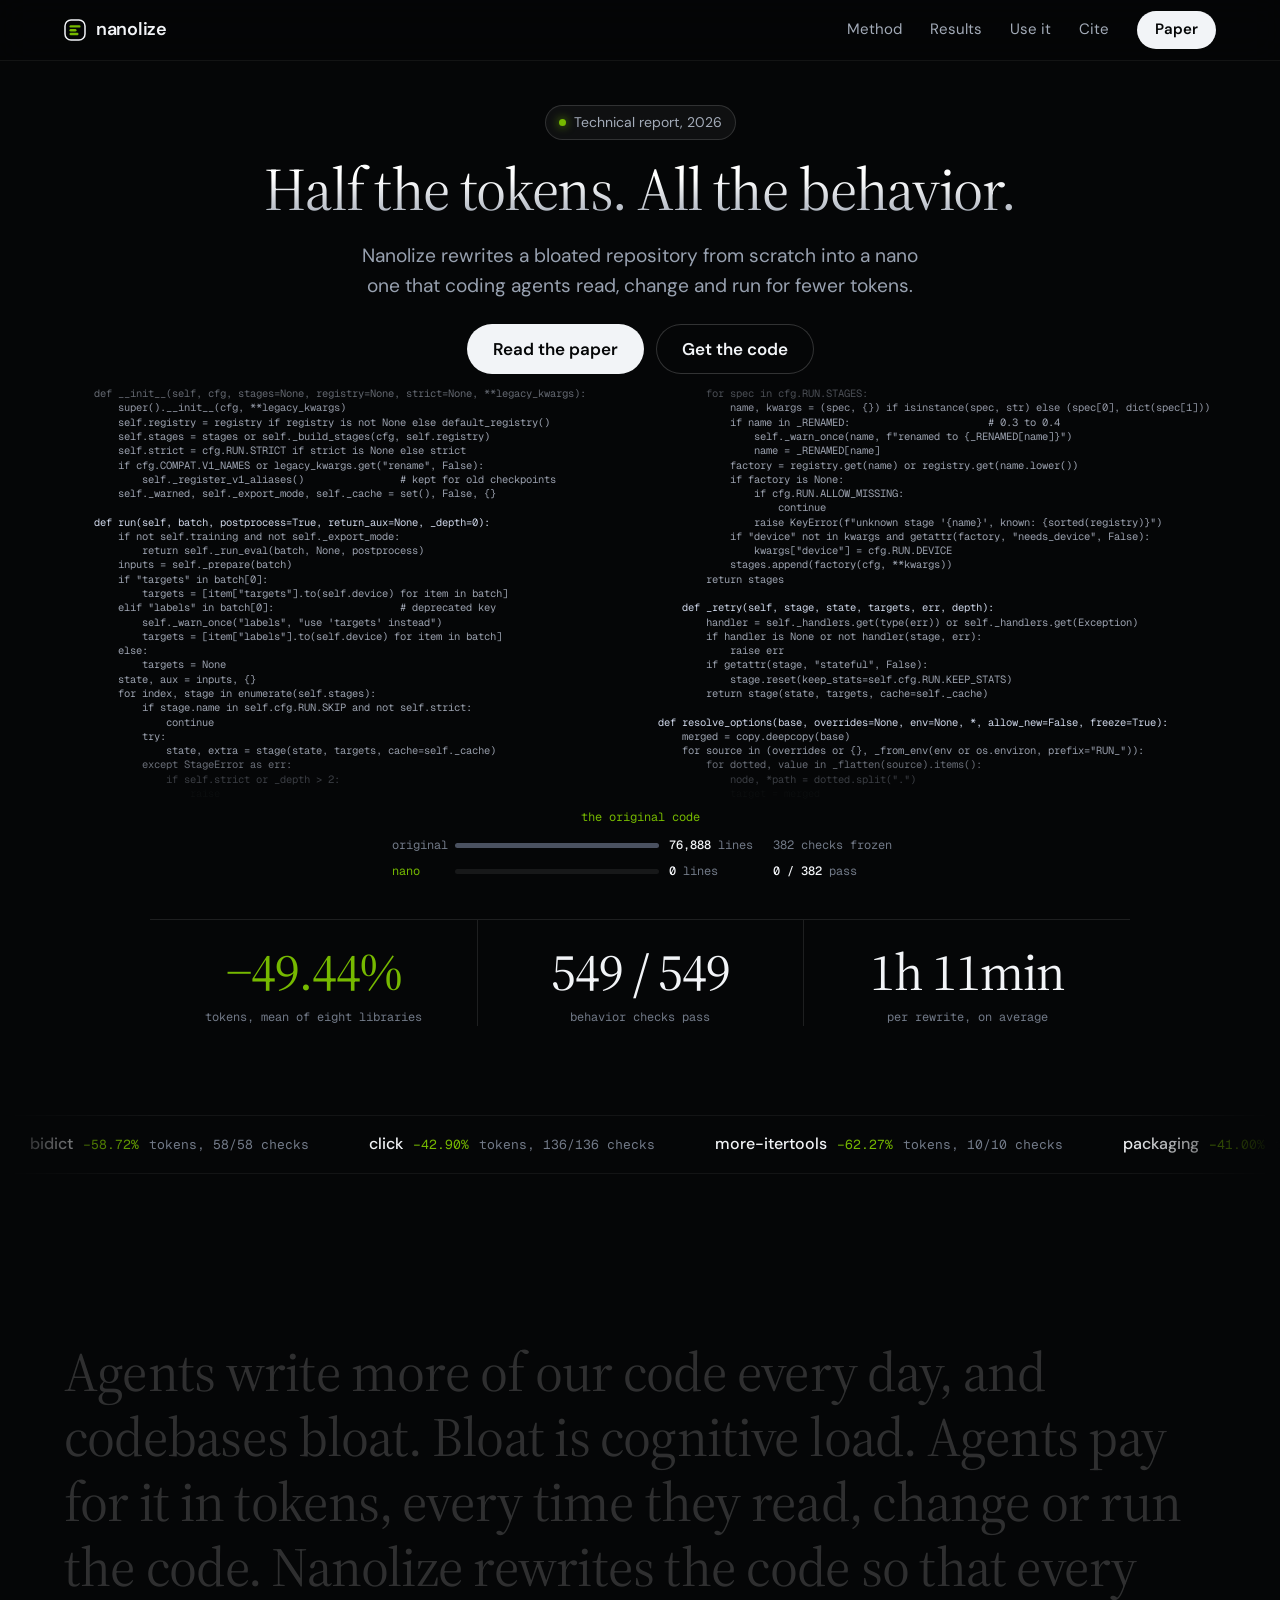
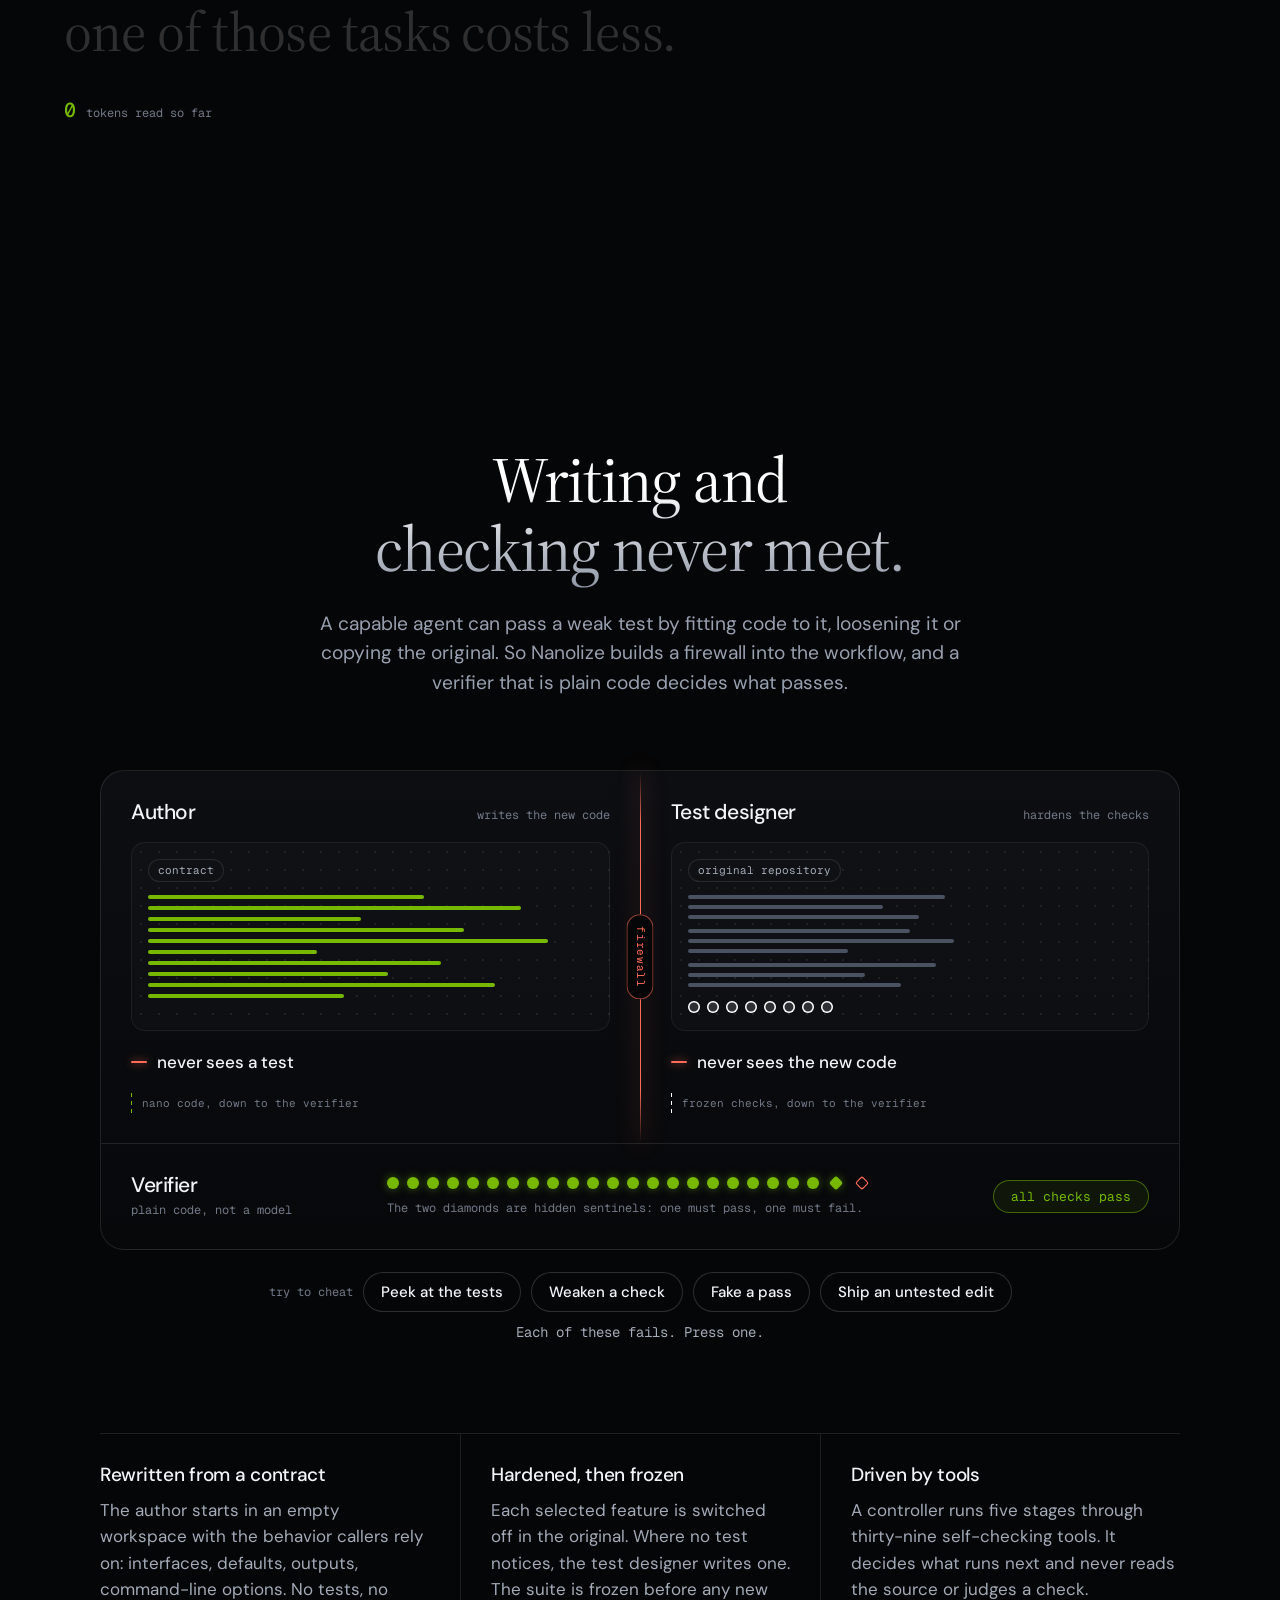
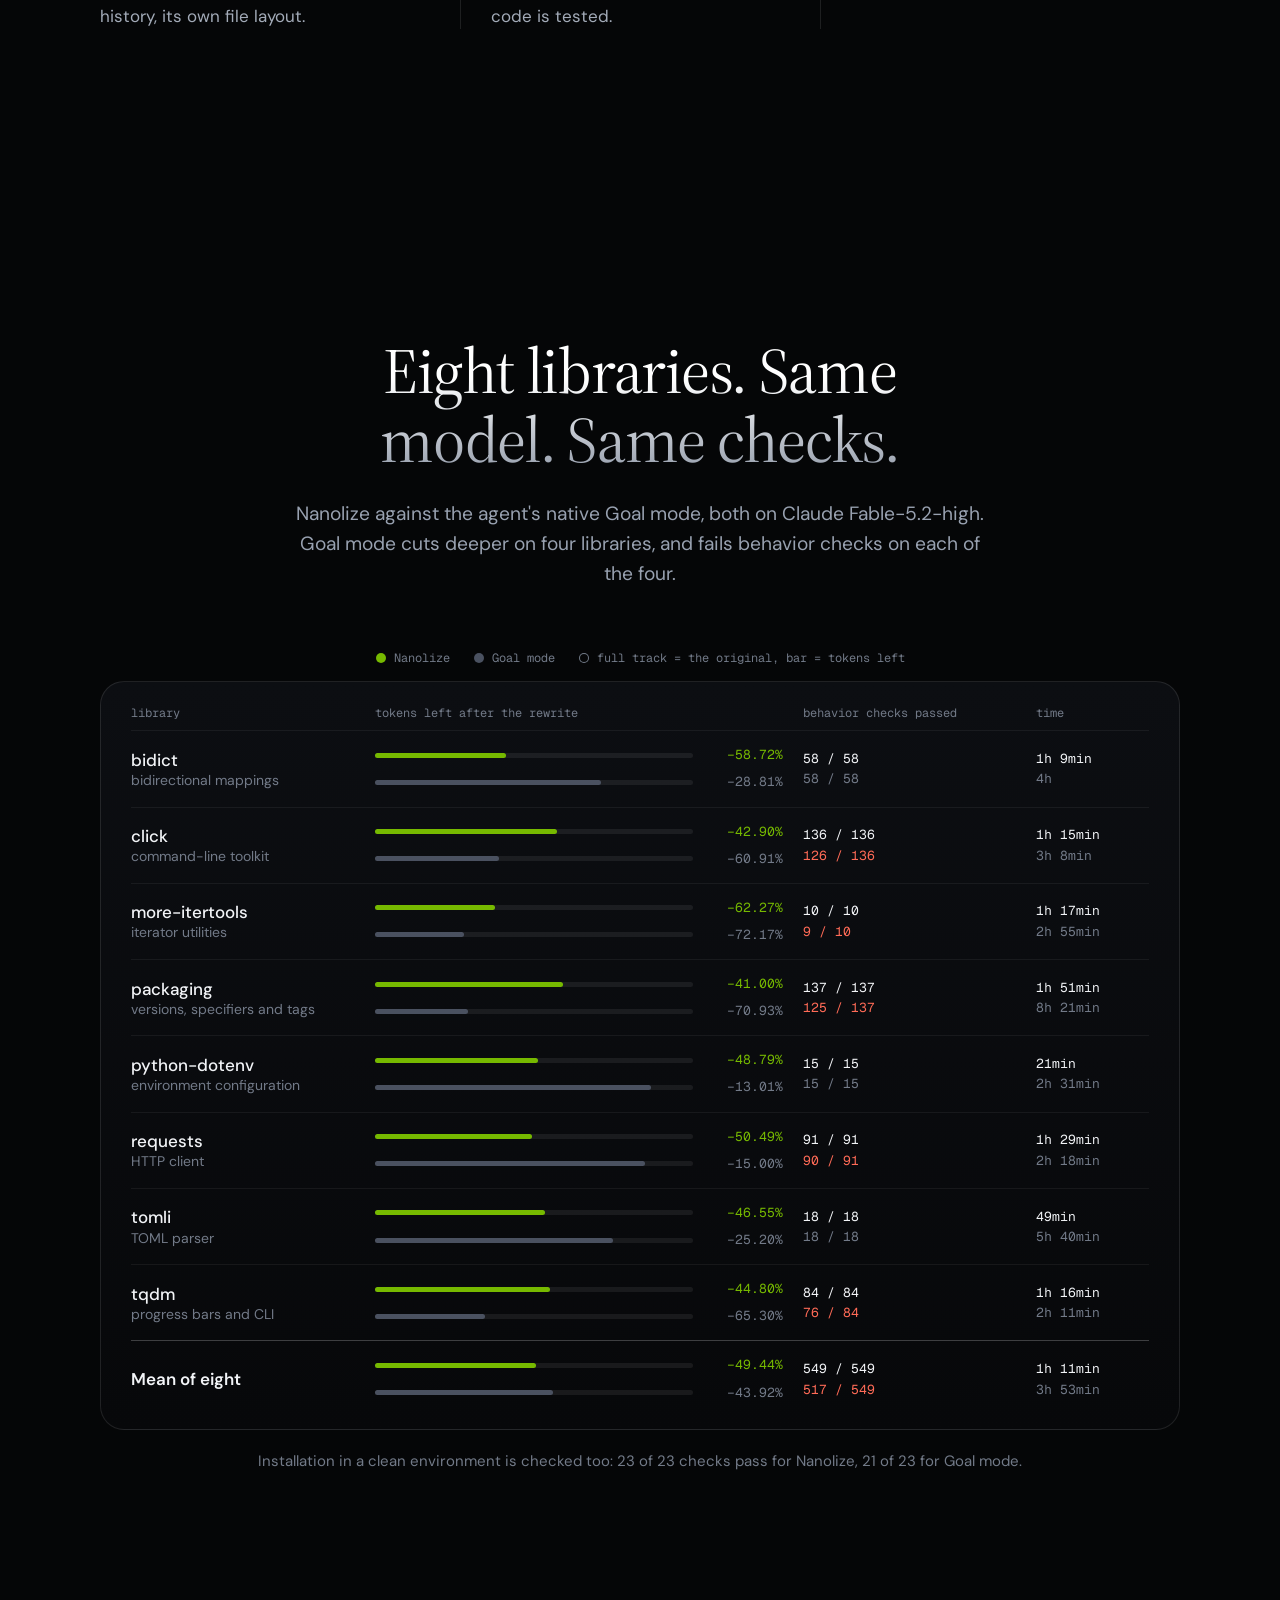
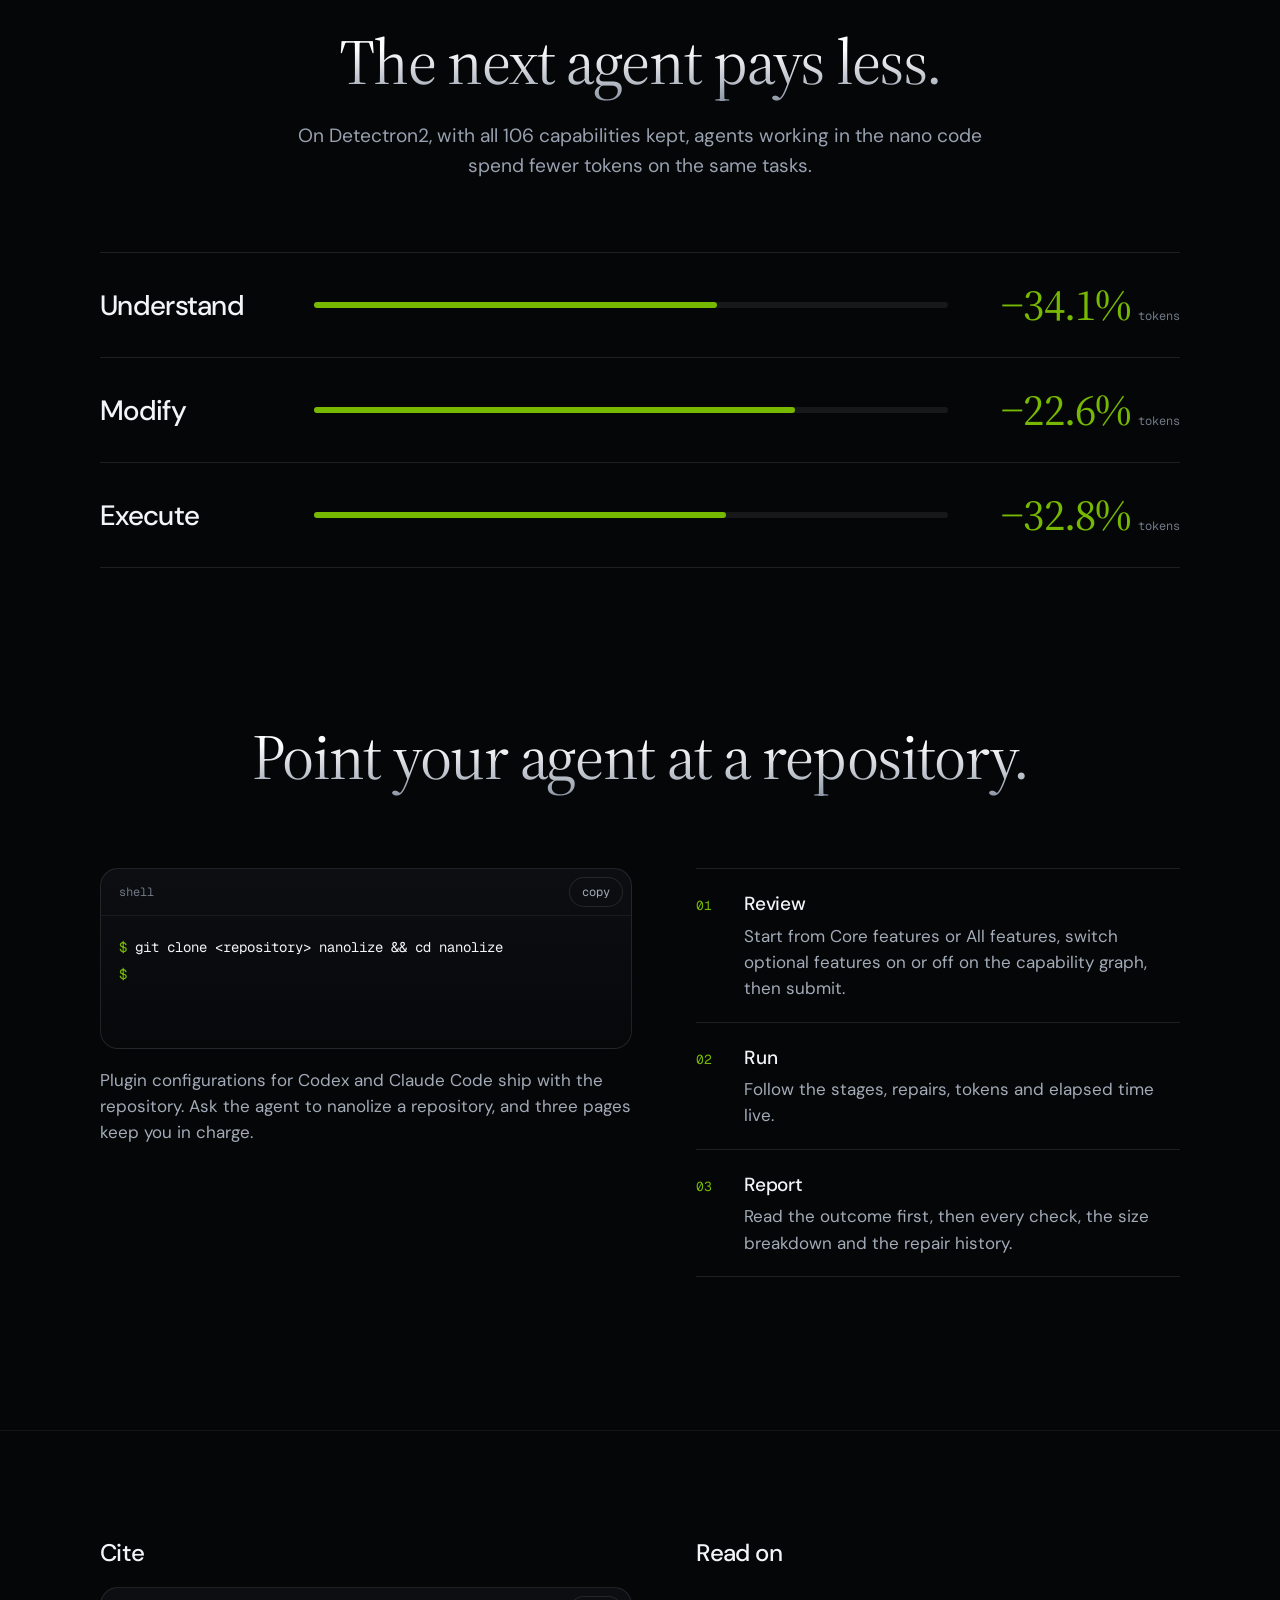
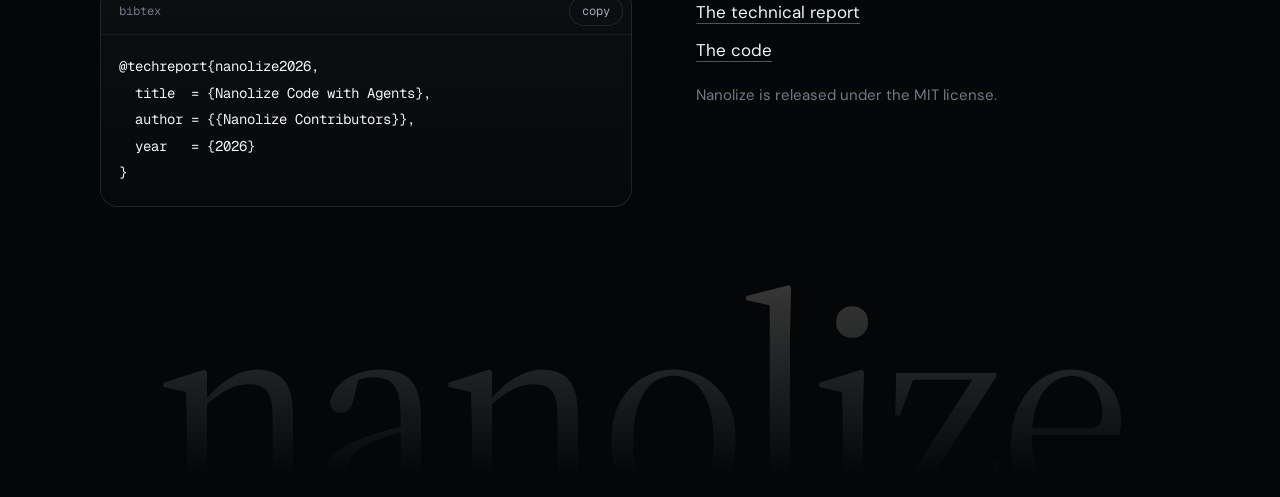
<file: index.html>
<!doctype html>
<html lang="en">
<head>
<meta charset="utf-8">
<meta name="viewport" content="width=device-width, initial-scale=1, viewport-fit=cover">
<title>Nanolize</title>
<meta name="description" content="Nanolize rewrites a bloated repository into a nano one that coding agents read, change and run for fewer tokens.">
<meta name="theme-color" content="#050607">
<link rel="icon" href="data:image/svg+xml,%3Csvg xmlns='http://www.w3.org/2000/svg' viewBox='0 0 22 22'%3E%3Crect width=%2722%27 height=%2722%27 fill=%27%23050607%27/%3E%3Crect x='1' y='1' width='20' height='20' rx='6' fill='none' stroke='%23EEF2FA' stroke-width='1.6'/%3E%3Crect x='5.5' y='6.2' width='11' height='2.4' fill='%23A8E62E'/%3E%3Crect x='5.5' y='10' width='7' height='2.4' fill='%23A8E62E'/%3E%3Crect x='5.5' y='13.8' width='9' height='2.4' fill='%23A8E62E'/%3E%3C/svg%3E">
<style>:root{padding:env(safe-area-inset-top,0px) 0 env(safe-area-inset-bottom,0px)}img{max-width:100%}[hidden]{display:none!important}</style>
<style>
/* Three typefaces, all open-licensed and embedded in the page when it is built (src/fonts): a serif for headlines
   and big numbers, a sans for everything else, a mono for readouts and code. */
@font-face{font-family:"Source Serif 4";font-style:normal;font-weight:300 700;font-display:swap;src:url([data-uri]) format("woff2");unicode-range:U+0000-00FF,U+0131,U+0152-0153,U+02BB-02BC,U+02C6,U+02DA,U+02DC,U+0304,U+0308,U+0329,U+2000-206F,U+20AC,U+2122,U+2191,U+2193,U+2212,U+2215,U+FEFF,U+FFFD}
@font-face{font-family:"DM Sans";font-style:normal;font-weight:300 700;font-display:swap;src:url([data-uri]) format("woff2");unicode-range:U+0000-00FF,U+0131,U+0152-0153,U+02BB-02BC,U+02C6,U+02DA,U+02DC,U+0304,U+0308,U+0329,U+2000-206F,U+20AC,U+2122,U+2191,U+2193,U+2212,U+2215,U+FEFF,U+FFFD}
@font-face{font-family:"Geist Mono";font-style:normal;font-weight:400 600;font-display:swap;src:url([data-uri]) format("woff2");unicode-range:U+0000-00FF,U+0131,U+0152-0153,U+02BB-02BC,U+02C6,U+02DA,U+02DC,U+0304,U+0308,U+0329,U+2000-206F,U+20AC,U+2122,U+2191,U+2193,U+2212,U+2215,U+FEFF,U+FFFD}
/* Shared page for every version. Centred section heads over one scene each; hairlines instead of boxes. Green is
   the only accent (nano code, passing checks); red appears only when something is blocked or fails.
   Colours are tokens so that a version can restyle the whole page: --hi is the high-contrast colour as an rgb
   triple (white on a dark ground, near-black on a light one), --g and --r are the green and red triples for
   fills and glows, --green is the green that is safe for text, --green-f the green for fills. */
:root{
  color-scheme:dark;
  --hi:255,255,255; --g:139,226,52; --r:255,107,87;
  --bg:#050607; --card:linear-gradient(180deg,#0C0E12,#07080A); --nav-bg:rgba(5,6,7,.7);
  --line:rgba(var(--hi),.10); --line-2:rgba(var(--hi),.06);
  --ink:#F2F4F7; --ink-2:#A3ABB8; --ink-3:#727A88; --ink-sub:#98A1B0; --mute:#4A5160;
  --grad-a:#fff; --grad-b:#8E97A6;
  --green:#8BE234; --green-f:#8BE234; --green-2:#C6F59A; --red:#FF6B57; --red-ink:#FFB4A9;
  --sans:"DM Sans",system-ui,-apple-system,"Segoe UI",Roboto,sans-serif;
  --serif:"Source Serif 4","Iowan Old Style","Palatino Linotype",Georgia,serif;
  --mono:"Geist Mono",ui-monospace,"SF Mono",SFMono-Regular,Menlo,Consolas,monospace;
}
*,*::before,*::after{box-sizing:border-box}
html{overflow-x:clip;scroll-behavior:smooth}
body{margin:0;background:var(--bg);color:var(--ink);font-family:var(--sans);font-size:1.0625rem;line-height:1.55;-webkit-text-size-adjust:100%;-webkit-font-smoothing:antialiased}
body::before{content:"";position:fixed;inset:0 0 auto;height:env(safe-area-inset-top,0px);z-index:20;background:var(--bg)}
h1,h2,h3,p,ol,ul,pre,table{margin:0}
ol,ul{padding:0;list-style:none}
a{color:inherit;text-decoration:none}
button{font:inherit;color:inherit}
:focus-visible{outline:2px solid var(--green);outline-offset:3px;border-radius:6px}
.wrap{max-width:1216px;margin-inline:auto;padding-left:max(16px,env(safe-area-inset-left,0px));padding-right:max(16px,env(safe-area-inset-right,0px))}
@media (min-width:760px){.wrap{padding-left:max(32px,env(safe-area-inset-left,0px));padding-right:max(32px,env(safe-area-inset-right,0px))}}
.m{font-family:var(--mono);font-size:.75rem;line-height:1.5;color:var(--ink-3)}
.num{font-variant-numeric:tabular-nums}
.btn{display:inline-flex;align-items:center;justify-content:center;height:50px;padding:0 26px;border-radius:999px;font-weight:600;white-space:nowrap;cursor:pointer;transition:background .2s,box-shadow .2s}
.btn.go{background:var(--ink);color:var(--bg)}
.btn.go:hover{background:rgb(var(--hi));box-shadow:0 0 0 4px rgba(var(--hi),.12)}
.btn.gh{box-shadow:inset 0 0 0 1px rgba(var(--hi),.18)}
.btn.gh:hover{box-shadow:inset 0 0 0 1px rgba(var(--hi),.5)}
.btn.sm{height:38px;padding:0 18px;font-size:.9375rem}

/* ---------- nav ---------- */
.nav{position:sticky;top:env(safe-area-inset-top,0px);z-index:15;background:var(--nav-bg);-webkit-backdrop-filter:blur(16px);backdrop-filter:blur(16px);border-bottom:1px solid var(--line-2)}
.nav .wrap{display:flex;align-items:center;gap:28px;min-height:60px}
.mark .lg{fill:var(--green-f)}
.mark{display:flex;align-items:center;gap:10px;font-weight:650;font-size:1.125rem;letter-spacing:-.02em;margin-right:auto}
.nav nav{display:flex;gap:28px;font-size:.9375rem;color:var(--ink-2)}
.nav nav a:hover{color:var(--ink)}
@media (max-width:759px){.nav nav{display:none}}

/* ---------- hero: shared type; the container and the scene come from the version ---------- */
.chip{display:inline-flex;align-items:center;gap:8px;padding:7px 14px;border-radius:999px;box-shadow:inset 0 0 0 1px rgba(var(--hi),.14);background:rgba(var(--hi),.04);font-size:.875rem;color:var(--ink-2)}
.chip i{width:7px;height:7px;border-radius:50%;background:var(--green-f);box-shadow:0 0 10px rgba(var(--g),.9)}
.grad{background:linear-gradient(180deg,var(--grad-a) 30%,var(--grad-b));-webkit-background-clip:text;background-clip:text;color:transparent;padding-bottom:.08em}
.hero h1{font-weight:500;font-size:clamp(2.75rem,7.2vw,5.9rem);line-height:1.03;letter-spacing:-.045em;margin-top:22px}
.hero h1 span{display:block}
.hero .sub{max-width:34em;margin:18px auto 0;font-size:clamp(1.0625rem,1.5vw,1.25rem);color:var(--ink-sub)}
.cta{display:flex;flex-wrap:wrap;justify-content:center;gap:12px;margin-top:30px}
/* The before/after readout under the scene: the original and the nano code on one scale, with the same checks.
   A version's script sets #orb-phase, #orb-lines, #orb-checks and the width of #orb-bar. */
.cmp{display:grid;gap:8px;width:min(100%,31rem);margin-inline:auto;text-align:left}
.cmp .ph{justify-self:center;display:inline-block;color:var(--green);margin-bottom:2px}
.cmp .row{display:grid;grid-template-columns:4.4em minmax(0,1fr) 7.8em 9.6em;align-items:center;gap:10px;white-space:nowrap}
.cmp .bar{display:block;height:5px;border-radius:99px}
.cmp .bar i{display:block;height:100%;width:100%;border-radius:99px;background:var(--mute)}
.cmp .nano .bar{background:rgba(var(--hi),.07)}
.cmp .nano .bar i{width:47.4%;background:var(--green-f)}
.cmp b{font-weight:500;color:var(--ink);transition:color .35s}
.cmp .nano .k{color:var(--green)}
.cmp.done .nano b{color:var(--green)}
.cmp.done .ph{animation:cmp-pop .8s cubic-bezier(.2,1.5,.4,1)}
@keyframes cmp-pop{0%{transform:scale(1)}35%{transform:scale(1.6)}100%{transform:scale(1)}}
@media (max-width:519px){.cmp .row{grid-template-columns:4.2em minmax(0,1fr) 7.8em}.cmp .c{grid-column:2/-1;margin-top:-6px}}
@media (prefers-reduced-motion: reduce){.cmp.done .ph{animation:none}}
.nums{display:grid;grid-template-columns:repeat(3,minmax(0,1fr));max-width:980px;margin:clamp(22px,3vw,40px) auto 0;border-top:1px solid var(--line)}
.nums li{padding:26px 12px 0}
.nums li+li{border-left:1px solid var(--line)}
.nums b{display:block;font-weight:500;font-size:clamp(1.9rem,4.2vw,3.25rem);line-height:1;letter-spacing:-.04em}
.nums li:first-child b{color:var(--green)}
.nums span{display:block;margin-top:10px}
@media (max-width:759px){.nums{grid-template-columns:minmax(0,1fr);border-top:0}.nums li{border-top:1px solid var(--line);padding:22px 0}.nums li+li{border-left:0}}

/* ---------- ticker ---------- */
.ticker{overflow:hidden;border-block:1px solid var(--line-2);-webkit-mask-image:linear-gradient(90deg,transparent,#000 12%,#000 88%,transparent);mask-image:linear-gradient(90deg,transparent,#000 12%,#000 88%,transparent)}
.ticker .run{display:flex;width:max-content;animation:slide 52s linear infinite}
.ticker:hover .run{animation-play-state:paused}
.ticker ul{display:flex}
.ticker li{display:flex;align-items:baseline;gap:10px;padding:16px 30px;font-family:var(--mono);font-size:.8125rem;color:var(--ink-3);white-space:nowrap}
.ticker b{font-family:var(--sans);font-weight:500;font-size:1rem;color:var(--ink)}
.ticker em{font-style:normal;color:var(--green)}
@keyframes slide{to{transform:translateX(-50%)}}

/* ---------- sections ---------- */
.sec{padding-block:clamp(80px,12vw,168px)}
.head{text-align:center;max-width:50rem;margin-inline:auto}
.h2{font-weight:500;font-size:clamp(2.1rem,5.2vw,4rem);line-height:1.05;letter-spacing:-.042em;text-wrap:balance}
.lede{margin:20px auto 0;max-width:36em;font-size:clamp(1.0625rem,1.5vw,1.25rem);color:var(--ink-sub)}

/* statement */
.say{padding-block:clamp(88px,13vw,190px)}
.say-text{font-weight:500;font-size:clamp(1.75rem,4.3vw,3.6rem);line-height:1.13;letter-spacing:-.038em;max-width:21em;margin-inline:auto}
.js .say-text span{color:rgba(var(--hi),.17);transition:color .3s}
.js .say-text span.lit{color:var(--ink)}
.say-meter{max-width:calc(21 * clamp(1.75rem,4.3vw,3.6rem));margin:30px auto 0;display:flex;align-items:baseline;gap:10px}
.say-meter b{font-weight:500;font-size:1.25rem;color:var(--green);font-variant-numeric:tabular-nums}

/* ---------- firewall scene ---------- */
.fw{position:relative;display:grid;grid-template-columns:minmax(0,1fr) 1px minmax(0,1fr);max-width:1080px;margin:clamp(40px,6vw,72px) auto 0;border:1px solid var(--line);border-radius:24px;background:var(--card)}
.room{padding:clamp(18px,2.6vw,30px);display:grid;gap:18px;grid-template-rows:auto 1fr auto auto;min-width:0}
.room header,.verifier .who{display:flex;flex-wrap:wrap;align-items:baseline;justify-content:space-between;gap:4px 16px}
.fw h3{font-weight:500;font-size:1.3125rem;line-height:1.1;letter-spacing:-.02em}
.ws{min-height:168px;border:1px solid var(--line-2);border-radius:14px;background:rgba(var(--hi),.02) radial-gradient(rgba(var(--hi),.07) 1px,transparent 1.3px) 0 0/18px 18px;padding:16px;display:grid;gap:13px;align-content:start}
.tagc{justify-self:start;font-family:var(--mono);font-size:.6875rem;line-height:1;padding:6px 10px;border-radius:999px;box-shadow:inset 0 0 0 1px var(--line);color:var(--ink-2)}
.code{display:grid;gap:7px}
.code i{display:block;height:4px;width:0;border-radius:99px;background:var(--green-f);transition:width .32s cubic-bezier(.2,.7,.2,1),background .2s}
.code i.on{width:var(--w)}
.code i.edited{width:var(--w2);background:rgb(var(--hi))}
.repo{display:grid;gap:10px}
.grp{display:grid;gap:6px;position:relative;transition:opacity .3s}
.grp i{display:block;height:4px;width:var(--w);border-radius:99px;background:var(--mute)}
.grp.ko{opacity:.25}
.grp::after{content:"switched off";position:absolute;right:0;top:50%;transform:translateY(-50%);font-family:var(--mono);font-size:.6875rem;color:var(--red);opacity:0;transition:opacity .2s}
.grp.ko::after{opacity:1}
.tray{display:flex;flex-wrap:wrap;gap:7px;align-items:center;min-height:14px}
.tray i{width:12px;height:12px;border-radius:50%;box-shadow:inset 0 0 0 1.5px var(--ink-3);transform:scale(0);transition:transform .28s cubic-bezier(.3,1.6,.5,1),box-shadow .3s,background .3s}
.tray i.on{transform:scale(1)}
.tray i.new.on{box-shadow:inset 0 0 0 1.5px var(--green-f)}
.tray i.frozen,.tray i.new.frozen{box-shadow:inset 0 0 0 1.5px rgb(var(--hi));background:rgba(var(--hi),.14)}
.never{display:flex;align-items:center;gap:10px;font-weight:500}
.never::before{content:"";flex:none;width:16px;height:2px;border-radius:2px;background:var(--red);box-shadow:0 0 8px rgba(var(--r),.8)}
.pipe{display:flex;align-items:center;gap:10px;font-family:var(--mono);font-size:.6875rem;color:var(--ink-3);height:20px}
.pipe::before{content:"";width:1px;height:20px;background-image:repeating-linear-gradient(180deg,var(--green-f) 0 4px,transparent 4px 8px);background-size:1px 8px;animation:flow .5s linear infinite}
.pipe.w::before{background-image:repeating-linear-gradient(180deg,rgb(var(--hi)) 0 4px,transparent 4px 8px)}
.pipe .b{display:none}
.pipe.up{color:var(--red)}
.pipe.up::before{background-image:repeating-linear-gradient(180deg,var(--red) 0 4px,transparent 4px 8px);animation-direction:reverse}
.pipe.up .a{display:none} .pipe.up .b{display:inline}
@keyframes flow{to{background-position:0 8px}}
.wall{position:relative;background:linear-gradient(180deg,transparent,var(--red) 14%,var(--red) 86%,transparent);box-shadow:0 0 22px 1px rgba(var(--r),.45);transition:box-shadow .15s}
.wall.hit{box-shadow:0 0 46px 7px rgba(var(--r),.95)}
.wall span{position:absolute;left:50%;top:50%;transform:translate(-50%,-50%);writing-mode:vertical-rl;font-family:var(--mono);font-size:.6875rem;letter-spacing:.06em;background:var(--bg);color:var(--red);padding:12px 5px;border-radius:999px;box-shadow:inset 0 0 0 1px rgba(var(--r),.6)}
.verifier{grid-column:1/-1;border-top:1px solid var(--line);padding:clamp(18px,2.6vw,30px);display:grid;grid-template-columns:minmax(0,14rem) minmax(0,1fr) auto;gap:16px 32px;align-items:center}
.verifier .who{display:grid;gap:4px}
.vbox{display:grid;gap:10px;min-width:0}
.vrow{display:flex;flex-wrap:wrap;gap:8px;align-items:center}
.vrow i{width:12px;height:12px;border-radius:50%;box-shadow:inset 0 0 0 1.5px rgba(var(--hi),.55);transition:background .18s,box-shadow .18s,transform .25s}
.vrow i.on{background:var(--green-f);box-shadow:0 0 10px rgba(var(--g),.5)}
.vrow i.bad{background:var(--red);box-shadow:0 0 12px rgba(var(--r),.7)}
.vrow i.sp,.vrow i.sf{border-radius:3px;transform:rotate(45deg) scale(.86);margin-inline:3px}
.vrow i.sf.on{background:transparent;box-shadow:inset 0 0 0 1.5px var(--red)}
.vrow i.tamper{transform:scale(.45);background:transparent;box-shadow:inset 0 0 0 1.5px var(--red)}
.vrow.lock i{box-shadow:inset 0 0 0 1.5px rgb(var(--hi)),0 0 10px rgba(var(--hi),.6)}
.vrow.faked i,.vrow.faked i.sf{background:var(--green-f);box-shadow:0 0 10px rgba(var(--g),.5)}
.vrow.shake{animation:shake .4s}
@keyframes shake{20%{transform:translateX(-6px)}40%{transform:translateX(6px)}60%{transform:translateX(-4px)}80%{transform:translateX(3px)}}
.badge{font-family:var(--mono);font-size:.8125rem;line-height:1;padding:10px 14px;border-radius:999px;box-shadow:inset 0 0 0 1px var(--line);color:var(--ink-2);white-space:nowrap;min-width:12em;text-align:center;transition:color .2s,box-shadow .2s,background .2s}
.badge.pass{color:var(--green);background:rgba(var(--g),.08);box-shadow:inset 0 0 0 1px rgba(var(--g),.5)}
.badge.fail,.badge.void,.badge.rej{color:var(--red);background:rgba(var(--r),.08);box-shadow:inset 0 0 0 1px rgba(var(--r),.55)}
.packet{position:absolute;z-index:3;font-family:var(--mono);font-size:.6875rem;line-height:1;padding:6px 10px;border-radius:999px;background:rgb(var(--hi));color:var(--bg);transform:translate(-50%,-50%);pointer-events:none;box-shadow:0 0 16px rgba(var(--hi),.5)}
.packet.hit{background:var(--red);color:#fff;box-shadow:0 0 22px rgba(var(--r),.9)}
.cheats{display:flex;flex-wrap:wrap;align-items:center;justify-content:center;gap:10px 10px;max-width:1080px;margin:22px auto 0}
.cheats button{height:40px;padding:0 18px;border:0;border-radius:999px;background:none;box-shadow:inset 0 0 0 1px rgba(var(--hi),.16);font-weight:500;font-size:.9375rem;cursor:pointer;transition:box-shadow .2s,color .2s}
.cheats button:hover,.cheats button.act{box-shadow:inset 0 0 0 1px var(--red);color:var(--red-ink)}
.verdict{flex:1 1 100%;text-align:center;font-family:var(--mono);font-size:.875rem;color:var(--ink-2);min-height:1.6em}
.verdict b{color:var(--red);font-weight:500}
.facts{display:grid;grid-template-columns:repeat(3,minmax(0,1fr));max-width:1080px;margin:clamp(48px,7vw,88px) auto 0;border-top:1px solid var(--line)}
.facts li{padding:26px clamp(16px,2.4vw,30px) 0;color:var(--ink-2)}
.facts li:first-child{padding-left:0} .facts li:last-child{padding-right:0}
.facts li+li{border-left:1px solid var(--line)}
.facts b{display:block;font-weight:500;font-size:1.1875rem;letter-spacing:-.015em;color:var(--ink);margin-bottom:8px}
@media (max-width:759px){
  .fw{grid-template-columns:minmax(0,1fr)}
  .wall{height:1px;background:linear-gradient(90deg,transparent,var(--red) 14%,var(--red) 86%,transparent)}
  .wall span{writing-mode:horizontal-tb;padding:5px 12px}
  .verifier{grid-template-columns:minmax(0,1fr)} .badge{justify-self:start}
  .facts{grid-template-columns:minmax(0,1fr);border-top:0}
  .facts li,.facts li:first-child,.facts li:last-child{padding:22px 0;border-top:1px solid var(--line)} .facts li+li{border-left:0}
}

/* ---------- results ---------- */
.legend{display:flex;flex-wrap:wrap;justify-content:center;gap:6px 24px;margin-top:clamp(36px,5vw,60px)}
.legend span{display:inline-flex;align-items:center;gap:8px}
.legend i{width:10px;height:10px;border-radius:50%;background:var(--green-f)}
.legend .g i{background:var(--mute)}
.legend .t i{background:none;box-shadow:inset 0 0 0 1px var(--ink-3)}
.scroll{overflow-x:auto;max-width:1080px;margin:14px auto 0;border:1px solid var(--line);border-radius:24px;background:var(--card);padding:8px clamp(14px,2.4vw,30px) 12px}
.libs{width:100%;min-width:700px;border-collapse:collapse;font-variant-numeric:tabular-nums}
.libs th,.libs td{text-align:left;padding:14px 20px 14px 0;border-top:1px solid var(--line-2);vertical-align:middle}
.libs thead th{border-top:0;font-family:var(--mono);font-size:.75rem;font-weight:400;color:var(--ink-3);padding-bottom:8px}
.libs tbody th{font-weight:500;width:24%;line-height:1.3}
.libs tbody th span{display:block;font-weight:400;font-size:.875rem;color:var(--ink-3)}
.libs .bars{width:42%}
.pair{display:grid;gap:7px}
.barline{display:grid;grid-template-columns:minmax(0,1fr) 4.6em;align-items:center;gap:12px}
.track{display:block;height:5px;border-radius:99px;background:rgba(var(--hi),.07)}
.track i{display:block;height:100%;width:var(--w);border-radius:99px;background:var(--green-f);transition:width 1.5s cubic-bezier(.2,.7,.15,1)}
.barline.g .track i{background:var(--mute);transition-delay:.12s}
.js [data-reveal]:not(.in) .track i{width:100%}
.barline b{font-family:var(--mono);font-weight:400;font-size:.8125rem;text-align:right;color:var(--ink-3)}
.barline.n b{color:var(--green)}
.two{display:grid;gap:3px;font-family:var(--mono);font-size:.8125rem;line-height:1.35;white-space:nowrap}
.two .g{color:var(--ink-3)}
.two .bad{color:var(--red)}
.libs tfoot th,.libs tfoot td{border-top:1px solid rgba(var(--hi),.22)}
.libs tfoot th{font-weight:600}
.after{margin:20px auto 0;max-width:1080px;text-align:center;color:var(--ink-3);font-size:.9375rem}

/* agents */
.meters{display:grid;max-width:1080px;margin:clamp(40px,6vw,72px) auto 0;border-top:1px solid var(--line)}
.meters li{display:grid;grid-template-columns:minmax(0,11rem) minmax(0,1fr) auto;align-items:center;gap:12px clamp(16px,3vw,44px);padding-block:clamp(20px,2.8vw,30px);border-bottom:1px solid var(--line)}
.meters .what{font-weight:500;font-size:clamp(1.25rem,2.4vw,1.75rem);letter-spacing:-.025em}
.meters .track{height:6px}
.meters .pct{font-weight:500;font-size:clamp(1.75rem,3.6vw,2.75rem);line-height:1;letter-spacing:-.04em;color:var(--green);font-variant-numeric:tabular-nums;white-space:nowrap;min-width:4.4em;text-align:right}
.meters .pct small{font-family:var(--mono);font-size:.75rem;font-weight:400;letter-spacing:0;color:var(--ink-3);margin-left:8px}
@media (max-width:759px){.meters li{grid-template-columns:minmax(0,1fr) auto}.meters .track{grid-column:1/-1;grid-row:2}}

/* use */
.use-grid{display:grid;grid-template-columns:minmax(0,1.1fr) minmax(0,1fr);gap:clamp(28px,5vw,72px);max-width:1080px;margin:clamp(40px,6vw,72px) auto 0;align-items:start}
.term{border:1px solid var(--line);border-radius:18px;background:var(--card);min-width:0;overflow:hidden}
.term .bar{display:flex;align-items:center;justify-content:space-between;gap:12px;padding:8px 8px 8px 18px;border-bottom:1px solid var(--line-2)}
.term pre{padding:18px 18px 20px;overflow-x:auto;font-family:var(--mono);font-size:.875rem;line-height:1.9;color:var(--ink);min-height:9.4em}
.term .p{color:var(--green);user-select:none}
.term .c{color:var(--ink-3)}
.copy{height:30px;padding:0 13px;border:0;border-radius:999px;background:none;box-shadow:inset 0 0 0 1px var(--line);font-family:var(--mono);font-size:.75rem;cursor:pointer;color:var(--ink-2)}
.copy:hover{box-shadow:inset 0 0 0 1px rgba(var(--hi),.4);color:var(--ink)}
.use-note{margin-top:18px;color:var(--ink-2);max-width:32em}
.steps{counter-reset:s;display:grid;border-top:1px solid var(--line)}
.steps li{counter-increment:s;display:grid;grid-template-columns:3rem minmax(0,1fr);align-items:baseline;border-bottom:1px solid var(--line);padding-block:20px;color:var(--ink-2)}
.steps li::before{content:"0" counter(s);font-family:var(--mono);font-size:.8125rem;color:var(--green)}
.steps b{display:block;font-weight:500;font-size:1.1875rem;letter-spacing:-.015em;color:var(--ink);margin-bottom:4px}
@media (max-width:759px){.use-grid{grid-template-columns:minmax(0,1fr)}}

/* foot */
.foot{border-top:1px solid var(--line-2);padding-top:clamp(56px,8vw,104px);overflow:hidden}
.foot-grid{display:grid;grid-template-columns:minmax(0,1.1fr) minmax(0,1fr);gap:clamp(28px,5vw,72px);max-width:1080px;margin-inline:auto;align-items:start}
.foot h2{font-weight:500;font-size:1.5rem;letter-spacing:-.025em;margin-bottom:16px}
.foot .term pre{min-height:0}
.foot .links{display:grid;gap:12px;justify-items:start}
.foot .links a{text-decoration:underline;text-decoration-color:rgba(var(--hi),.3);text-underline-offset:5px}
.foot .links a:hover{text-decoration-color:rgb(var(--hi))}
.foot .links p{color:var(--ink-3);font-size:.9375rem;margin-top:8px;max-width:26em}
.word{font-weight:600;font-size:clamp(5rem,23.5vw,21rem);line-height:.8;letter-spacing:-.065em;text-align:center;white-space:nowrap;margin-top:clamp(40px,6vw,80px);margin-bottom:-.09em;background:linear-gradient(180deg,rgba(var(--hi),.2),rgba(var(--hi),0) 82%);-webkit-background-clip:text;background-clip:text;color:transparent;user-select:none}
@media (max-width:759px){.foot-grid{grid-template-columns:minmax(0,1fr)}}

@media (prefers-reduced-motion: reduce){
  html{scroll-behavior:auto}
  .ticker .run,.pipe::before{animation:none}
  .ticker .run{flex-wrap:wrap;width:auto} .ticker .dup{display:none}
  .track i,.code i,.tray i,.vrow i{transition:none}
}
/* ---------- type roles: headlines, the statement, big numbers and the wordmark are set in the serif ---------- */
.hero h1,.h2,.say-text,.nums b,.meters .pct,.word{font-family:var(--serif);font-weight:400;font-optical-sizing:auto}
.hero h1{letter-spacing:-.022em;line-height:1.06}
.h2{letter-spacing:-.02em;line-height:1.08}
.say-text{letter-spacing:-.014em;line-height:1.18}
.nums b,.meters .pct{letter-spacing:-.02em}
.word{letter-spacing:-.03em}
.mark{font-weight:600;letter-spacing:-.015em}
/* ---------- star version: the dark page; the lit green sits on NVIDIA green (#76B900) ---------- */
:root{--g:118,185,0;--green:#76B900;--green-f:#76B900;--green-2:#B9E769}
/* The sky fills the whole first screen behind everything. The words are on top, centred; the scene is below them,
   as wide as the page. On wide screens the headline is one line so that the scene still fits the first screen. */
.hero{position:relative;overflow:hidden;text-align:center;padding-block:clamp(28px,3.4vw,44px) clamp(48px,7vw,96px)}
#sky{position:absolute;inset:0;width:100%;height:100%;pointer-events:none;-webkit-mask-image:linear-gradient(180deg,#000 84%,transparent);mask-image:linear-gradient(180deg,#000 84%,transparent)}
.hero>.wrap{position:relative;z-index:1}
.hero .sub{max-width:38em;text-wrap:balance}
.stage{position:relative;height:clamp(396px,104vw,490px);margin-top:14px}
.stage .cmp{position:absolute;left:0;right:0;bottom:0}
@media (min-width:1000px){
  .hero h1{font-size:clamp(3rem,4.7vw,4.3rem);margin-top:18px}
  .hero h1 span{display:inline}
  .hero .sub{margin-top:14px}
  .cta{margin-top:24px}
  .stage{height:clamp(336px,calc(100svh - 400px),580px);margin-top:6px}
}
</style>
</head>
<body>
<header class="nav">
  <div class="wrap">
    <a class="mark" href="#top" aria-label="Nanolize">
      <svg width="22" height="22" viewBox="0 0 22 22" aria-hidden="true"><rect x="1" y="1" width="20" height="20" rx="6" fill="none" stroke="currentColor" stroke-width="1.5"/><rect x="5.5" y="6.2" width="11" height="2.4" rx="1.2" class="lg"/><rect x="5.5" y="10" width="7" height="2.4" rx="1.2" class="lg"/><rect x="5.5" y="13.8" width="9" height="2.4" rx="1.2" class="lg"/></svg>
      nanolize
    </a>
    <nav aria-label="Sections"><a href="#method">Method</a><a href="#results">Results</a><a href="#use">Use it</a><a href="#cite">Cite</a></nav>
    <a class="btn go sm" href="#">Paper</a>
  </div>
</header>

<main>
  <section class="hero" id="top">
    <canvas id="sky" aria-hidden="true"></canvas>
    <div class="wrap">
      <span class="chip"><i></i>Technical report, 2026</span>
      <h1 class="grad"><span>Half the tokens.</span> <span>All the behavior.</span></h1>
      <p class="sub">Nanolize rewrites a bloated repository from scratch into a nano one that coding agents read, change and run for fewer tokens.</p>
      <p class="cta"><a class="btn go" href="#">Read the paper</a><a class="btn gh" href="#">Get the code</a></p>
      <div class="stage" id="stage" role="img" aria-label="Animation: a wall of complicated code turns into a sky of stars joined by a tangle of lines, the same code drawn as a graph. The stars fill the space of the scene, which is seen from low down and turns slowly. Then the sky is simplified to a subgraph: the stars and lines that stay, standing for 36,458 of Detectron2's 76,888 lines, light up green as a spiral galaxy, a small core and two arms winding out of it and leaning out of its level, with a knot of stars at every package, the rest fade, 382 checks run out along the arms and the subgraph flashes. Stars and lines near the pointer brighten.">
        <div class="cmp m" id="cmp">
          <span class="ph" id="orb-phase">delivered</span>
          <div class="row"><span class="k">original</span><span class="bar"><i></i></span><span><b class="num">76,888</b> lines</span><span class="c">382 checks frozen</span></div>
          <div class="row nano"><span class="k">nano</span><span class="bar"><i id="orb-bar"></i></span><span><b class="num" id="orb-lines">36,458</b> lines</span><span class="c"><b class="num" id="orb-checks">382 / 382</b> pass</span></div>
        </div>
      </div>
      <ul class="nums">
        <li><b class="num">−49.44%</b><span class="m">tokens, mean of eight libraries</span></li>
        <li><b class="num">549 / 549</b><span class="m">behavior checks pass</span></li>
        <li><b class="num">1h 11min</b><span class="m">per rewrite, on average</span></li>
      </ul>
    </div>
  </section>

  <div class="ticker" aria-label="Results on eight libraries">
    <div class="run">
      <ul>
        <li><b>bidict</b><em>−58.72%</em> tokens, 58/58 checks</li>
        <li><b>click</b><em>−42.90%</em> tokens, 136/136 checks</li>
        <li><b>more-itertools</b><em>−62.27%</em> tokens, 10/10 checks</li>
        <li><b>packaging</b><em>−41.00%</em> tokens, 137/137 checks</li>
        <li><b>python-dotenv</b><em>−48.79%</em> tokens, 15/15 checks</li>
        <li><b>requests</b><em>−50.49%</em> tokens, 91/91 checks</li>
        <li><b>tomli</b><em>−46.55%</em> tokens, 18/18 checks</li>
        <li><b>tqdm</b><em>−44.80%</em> tokens, 84/84 checks</li>
      </ul>
      <ul class="dup" aria-hidden="true">
        <li><b>bidict</b><em>−58.72%</em> tokens, 58/58 checks</li>
        <li><b>click</b><em>−42.90%</em> tokens, 136/136 checks</li>
        <li><b>more-itertools</b><em>−62.27%</em> tokens, 10/10 checks</li>
        <li><b>packaging</b><em>−41.00%</em> tokens, 137/137 checks</li>
        <li><b>python-dotenv</b><em>−48.79%</em> tokens, 15/15 checks</li>
        <li><b>requests</b><em>−50.49%</em> tokens, 91/91 checks</li>
        <li><b>tomli</b><em>−46.55%</em> tokens, 18/18 checks</li>
        <li><b>tqdm</b><em>−44.80%</em> tokens, 84/84 checks</li>
      </ul>
    </div>
  </div>

  <section class="say" id="why">
    <div class="wrap">
      <p class="say-text" id="say">Agents write more of our code every day, and codebases bloat. Bloat is cognitive load. Agents pay for it in tokens, every time they read, change or run the code. Nanolize rewrites the code so that every one of those tasks costs less.</p>
      <p class="say-meter m" id="say-meter" hidden><b id="say-n">0</b>tokens read so far</p>
    </div>
  </section>

  <section class="sec" id="method">
    <div class="wrap">
      <div class="head">
        <h2 class="h2 grad">Writing and checking never meet.</h2>
        <p class="lede">A capable agent can pass a weak test by fitting code to it, loosening it or copying the original. So Nanolize builds a firewall into the workflow, and a verifier that is plain code decides what passes.</p>
      </div>

      <div class="fw" id="fw">
        <div class="room">
          <header><h3>Author</h3><span class="m">writes the new code</span></header>
          <div class="ws">
            <span class="tagc">contract</span>
            <div class="code" id="fw-code">
              <i style="--w:62%;--w2:30%"></i><i style="--w:84%;--w2:50%"></i><i style="--w:48%;--w2:70%"></i><i style="--w:71%;--w2:36%"></i><i style="--w:90%;--w2:58%"></i><i style="--w:38%;--w2:66%"></i><i style="--w:66%;--w2:40%"></i><i style="--w:54%;--w2:80%"></i><i style="--w:78%;--w2:44%"></i><i style="--w:44%;--w2:60%"></i>
            </div>
          </div>
          <p class="never">never sees a test</p>
          <p class="pipe" id="pipe-l"><span class="a">nano code, down to the verifier</span><span class="b">feedback, up to the author</span></p>
        </div>
        <div class="wall" id="fw-wall"><span>firewall</span></div>
        <div class="room">
          <header><h3>Test designer</h3><span class="m">hardens the checks</span></header>
          <div class="ws">
            <span class="tagc">original repository</span>
            <div class="repo" id="fw-repo">
              <div class="grp"><i style="--w:58%"></i><i style="--w:44%"></i><i style="--w:52%"></i></div>
              <div class="grp"><i style="--w:50%"></i><i style="--w:60%"></i><i style="--w:36%"></i></div>
              <div class="grp"><i style="--w:56%"></i><i style="--w:40%"></i><i style="--w:48%"></i></div>
            </div>
            <div class="tray" id="fw-tray"><i></i><i></i><i></i><i></i><i></i><i class="new"></i><i class="new"></i><i class="new"></i></div>
          </div>
          <p class="never">never sees the new code</p>
          <p class="pipe w"><span>frozen checks, down to the verifier</span></p>
        </div>
        <div class="verifier">
          <div class="who"><h3>Verifier</h3><span class="m">plain code, not a model</span></div>
          <div class="vbox">
            <div class="vrow" id="fw-vrow"><i></i><i></i><i></i><i></i><i></i><i></i><i></i><i></i><i></i><i></i><i></i><i></i><i></i><i></i><i></i><i></i><i></i><i></i><i></i><i></i><i></i><i></i><i class="sp"></i><i class="sf"></i></div>
            <span class="m">The two diamonds are hidden sentinels: one must pass, one must fail.</span>
          </div>
          <span class="badge pass" id="fw-badge">all checks pass</span>
        </div>
      </div>

      <div class="cheats">
        <span class="m">try to cheat</span>
        <button type="button" data-cheat="peek">Peek at the tests</button>
        <button type="button" data-cheat="weaken">Weaken a check</button>
        <button type="button" data-cheat="fake">Fake a pass</button>
        <button type="button" data-cheat="ship">Ship an untested edit</button>
        <p class="verdict" id="fw-verdict" aria-live="polite">Each of these fails. Press one.</p>
      </div>

      <ul class="facts">
        <li><b>Rewritten from a contract</b>The author starts in an empty workspace with the behavior callers rely on: interfaces, defaults, outputs, command-line options. No tests, no history, its own file layout.</li>
        <li><b>Hardened, then frozen</b>Each selected feature is switched off in the original. Where no test notices, the test designer writes one. The suite is frozen before any new code is tested.</li>
        <li><b>Driven by tools</b>A controller runs five stages through thirty-nine self-checking tools. It decides what runs next and never reads the source or judges a check.</li>
      </ul>
    </div>
  </section>

  <section class="sec" id="results" data-reveal>
    <div class="wrap">
      <div class="head">
        <h2 class="h2 grad">Eight libraries. Same model. Same checks.</h2>
        <p class="lede">Nanolize against the agent's native Goal mode, both on Claude Fable-5.2-high. Goal mode cuts deeper on four libraries, and fails behavior checks on each of the four.</p>
      </div>
      <p class="legend m"><span><i></i>Nanolize</span><span class="g"><i></i>Goal mode</span><span class="t"><i></i>full track = the original, bar = tokens left</span></p>
      <div class="scroll">
        <table class="libs">
          <thead><tr><th scope="col">library</th><th scope="col">tokens left after the rewrite</th><th scope="col">behavior checks passed</th><th scope="col">time</th></tr></thead>
          <tbody>
            <tr><th scope="row">bidict<span>bidirectional mappings</span></th>
              <td class="bars"><div class="pair"><div class="barline n"><span class="track" style="--w:41.28%"><i></i></span><b>−58.72%</b></div><div class="barline g"><span class="track" style="--w:71.19%"><i></i></span><b>−28.81%</b></div></div></td>
              <td><div class="two"><span>58 / 58</span><span class="g">58 / 58</span></div></td><td><div class="two"><span>1h 9min</span><span class="g">4h</span></div></td></tr>
            <tr><th scope="row">click<span>command-line toolkit</span></th>
              <td class="bars"><div class="pair"><div class="barline n"><span class="track" style="--w:57.10%"><i></i></span><b>−42.90%</b></div><div class="barline g"><span class="track" style="--w:39.09%"><i></i></span><b>−60.91%</b></div></div></td>
              <td><div class="two"><span>136 / 136</span><span class="bad">126 / 136</span></div></td><td><div class="two"><span>1h 15min</span><span class="g">3h 8min</span></div></td></tr>
            <tr><th scope="row">more-itertools<span>iterator utilities</span></th>
              <td class="bars"><div class="pair"><div class="barline n"><span class="track" style="--w:37.73%"><i></i></span><b>−62.27%</b></div><div class="barline g"><span class="track" style="--w:27.83%"><i></i></span><b>−72.17%</b></div></div></td>
              <td><div class="two"><span>10 / 10</span><span class="bad">9 / 10</span></div></td><td><div class="two"><span>1h 17min</span><span class="g">2h 55min</span></div></td></tr>
            <tr><th scope="row">packaging<span>versions, specifiers and tags</span></th>
              <td class="bars"><div class="pair"><div class="barline n"><span class="track" style="--w:59.00%"><i></i></span><b>−41.00%</b></div><div class="barline g"><span class="track" style="--w:29.07%"><i></i></span><b>−70.93%</b></div></div></td>
              <td><div class="two"><span>137 / 137</span><span class="bad">125 / 137</span></div></td><td><div class="two"><span>1h 51min</span><span class="g">8h 21min</span></div></td></tr>
            <tr><th scope="row">python-dotenv<span>environment configuration</span></th>
              <td class="bars"><div class="pair"><div class="barline n"><span class="track" style="--w:51.21%"><i></i></span><b>−48.79%</b></div><div class="barline g"><span class="track" style="--w:86.99%"><i></i></span><b>−13.01%</b></div></div></td>
              <td><div class="two"><span>15 / 15</span><span class="g">15 / 15</span></div></td><td><div class="two"><span>21min</span><span class="g">2h 31min</span></div></td></tr>
            <tr><th scope="row">requests<span>HTTP client</span></th>
              <td class="bars"><div class="pair"><div class="barline n"><span class="track" style="--w:49.51%"><i></i></span><b>−50.49%</b></div><div class="barline g"><span class="track" style="--w:85.00%"><i></i></span><b>−15.00%</b></div></div></td>
              <td><div class="two"><span>91 / 91</span><span class="bad">90 / 91</span></div></td><td><div class="two"><span>1h 29min</span><span class="g">2h 18min</span></div></td></tr>
            <tr><th scope="row">tomli<span>TOML parser</span></th>
              <td class="bars"><div class="pair"><div class="barline n"><span class="track" style="--w:53.45%"><i></i></span><b>−46.55%</b></div><div class="barline g"><span class="track" style="--w:74.80%"><i></i></span><b>−25.20%</b></div></div></td>
              <td><div class="two"><span>18 / 18</span><span class="g">18 / 18</span></div></td><td><div class="two"><span>49min</span><span class="g">5h 40min</span></div></td></tr>
            <tr><th scope="row">tqdm<span>progress bars and CLI</span></th>
              <td class="bars"><div class="pair"><div class="barline n"><span class="track" style="--w:55.20%"><i></i></span><b>−44.80%</b></div><div class="barline g"><span class="track" style="--w:34.70%"><i></i></span><b>−65.30%</b></div></div></td>
              <td><div class="two"><span>84 / 84</span><span class="bad">76 / 84</span></div></td><td><div class="two"><span>1h 16min</span><span class="g">2h 11min</span></div></td></tr>
          </tbody>
          <tfoot>
            <tr><th scope="row">Mean of eight</th>
              <td class="bars"><div class="pair"><div class="barline n"><span class="track" style="--w:50.56%"><i></i></span><b>−49.44%</b></div><div class="barline g"><span class="track" style="--w:56.08%"><i></i></span><b>−43.92%</b></div></div></td>
              <td><div class="two"><span>549 / 549</span><span class="bad">517 / 549</span></div></td><td><div class="two"><span>1h 11min</span><span class="g">3h 53min</span></div></td></tr>
          </tfoot>
        </table>
      </div>
      <p class="after">Installation in a clean environment is checked too: 23 of 23 checks pass for Nanolize, 21 of 23 for Goal mode.</p>
    </div>
  </section>

  <section class="sec" id="agents" data-reveal style="padding-top:0">
    <div class="wrap">
      <div class="head">
        <h2 class="h2 grad">The next agent pays less.</h2>
        <p class="lede">On Detectron2, with all 106 capabilities kept, agents working in the nano code spend fewer tokens on the same tasks.</p>
      </div>
      <ul class="meters">
        <li><span class="what">Understand</span><span class="track" style="--w:63.5%"><i></i></span><span class="pct"><span data-n="36.5" data-dec="1" data-pre="−" data-suf="%">−36.5%</span><small>tokens</small></span></li>
        <li><span class="what">Modify</span><span class="track" style="--w:75.8%"><i></i></span><span class="pct"><span data-n="24.2" data-dec="1" data-pre="−" data-suf="%">−24.2%</span><small>tokens</small></span></li>
        <li><span class="what">Execute</span><span class="track" style="--w:64.9%"><i></i></span><span class="pct"><span data-n="35.1" data-dec="1" data-pre="−" data-suf="%">−35.1%</span><small>tokens</small></span></li>
      </ul>
    </div>
  </section>

  <section class="sec" id="use" data-reveal style="padding-top:0">
    <div class="wrap">
      <div class="head">
        <h2 class="h2 grad">Point your agent at a repository.</h2>
      </div>
      <div class="use-grid">
        <div>
          <div class="term">
            <div class="bar"><span class="m">shell</span><button type="button" class="copy" data-copy="cmd">copy</button></div>
<pre id="cmd" data-type><span class="p">$ </span>git clone &lt;repository&gt; nanolize &amp;&amp; cd nanolize
<span class="p">$ </span>python -m pip install -e .   <span class="c"># Python 3.11 or newer</span>
<span class="p">$ </span>nanolize serve               <span class="c"># MCP server for your agent</span></pre>
          </div>
          <p class="use-note">Plugin configurations for Codex and Claude Code ship with the repository. Ask the agent to nanolize a repository, and three pages keep you in charge.</p>
        </div>
        <ol class="steps">
          <li><span><b>Review</b>Start from Core features or All features, switch optional features on or off on the capability graph, then submit.</span></li>
          <li><span><b>Run</b>Follow the stages, repairs, tokens and elapsed time live.</span></li>
          <li><span><b>Report</b>Read the outcome first, then every check, the size breakdown and the repair history.</span></li>
        </ol>
      </div>
    </div>
  </section>
</main>

<footer class="foot" id="cite">
  <div class="wrap">
    <div class="foot-grid">
      <div>
        <h2>Cite</h2>
        <div class="term">
          <div class="bar"><span class="m">bibtex</span><button type="button" class="copy" data-copy="bib">copy</button></div>
<pre id="bib">@techreport{nanolize2026,
  title  = {Nanolize Code with Agents},
  author = {{Nanolize Contributors}},
  year   = {2026}
}</pre>
        </div>
      </div>
      <div class="links">
        <h2>Read on</h2>
        <a href="#">The technical report</a>
        <a href="#">The code</a>
        <p>Nanolize is released under the MIT license.</p>
      </div>
    </div>
    <p class="word" aria-hidden="true">nanolize</p>
  </div>
</footer>

<script>
(() => {
  const $ = (s, r = document) => r.querySelector(s);
  const $$ = (s, r = document) => [...r.querySelectorAll(s)];
  const calm = matchMedia('(prefers-reduced-motion: reduce)').matches;
  const clamp01 = x => x < 0 ? 0 : x > 1 ? 1 : x;
  const seg = (t, a, b) => clamp01((t - a) / (b - a));
  const ease = x => x * x * (3 - 2 * x);
  const lerp = (a, b, k) => a + (b - a) * k;
  const fmt = n => Math.round(n).toLocaleString('en-US');
  const wait = ms => new Promise(r => setTimeout(r, ms));
  document.documentElement.classList.add('js');

  /* One clock for every scene; a scene only advances while it is on screen. */
  const loops = [];
  const seen = new IntersectionObserver(es => es.forEach(e => { e.target._on = e.isIntersecting; }), { threshold: .05 });
  const scene = (el, period, fn) => { const s = { t: 0 }; seen.observe(el); loops.push(dt => { if (el._on) { s.t = (s.t + dt) % period; fn(s.t); } }); return s; };

  /* ---------------- hero. One loop tells the story: a wall of complicated code; the code turns into a sky of stars
     tied together by a tangle of lines (the same code, as a graph); then the sky is simplified to a subgraph: the
     stars and lines that stay light up green, the rest are blown away to a trace. What stays is a spiral galaxy:
     a small core and two arms winding out of it, each arm a bright spine with a fine mesh on either side. It was
     in the sky all along, hidden in the tangle. Once something is a star of the subgraph it does not move.
     The sky is a space, not a sheet. The stars fill the whole scene, above the galaxy, below it and out past its
     rim; the scene is seen from low down, in perspective, and turns slowly, so near stars pass in front of far
     ones. The galaxy has depth too: its two arms lean out of the level, each its own way.
     The share of stars that stays is the real ratio for Detectron2, 36,458 of 76,888 lines. The graph itself is
     illustrative and the code shown is a made-up example; the labels are Detectron2's public packages.
     The sky answers the pointer: stars and lines near it brighten and lean away, what was removed shows again
     under it, and a click sends a ripple through the sky.
     ?t=seconds in the address freezes the scene at that moment (for screenshots). ---------------- */
  (() => {
    const hero = $('#top'), cv = $('#sky'), ctx = cv.getContext('2d'), stage = $('#stage');
    const N = 760, K = Math.round(N * 36458 / 76888), T = 24, TAU = Math.PI * 2;   // 360 of 760 stars stay
    const WHITE = '206,214,232', NV = '118,185,0', LIME = '196,240,110', TINT = [WHITE, WHITE, WHITE, '176,200,255', '255,226,196'];
    const NAMES = ['detectron2', 'modeling', 'data', 'engine', 'evaluation', 'structures', 'layers', 'config', 'checkpoint', 'solver', 'export', 'utils', 'model_zoo'];
    const CODE = `class PipelineRunner(LegacyRunnerBase, HookMixin, ExportMixin):
    def __init__(self, cfg, stages=None, registry=None, strict=None, **legacy_kwargs):
        super().__init__(cfg, **legacy_kwargs)
        self.registry = registry if registry is not None else default_registry()
        self.stages = stages or self._build_stages(cfg, self.registry)
        self.strict = cfg.RUN.STRICT if strict is None else strict
        if cfg.COMPAT.V1_NAMES or legacy_kwargs.get("rename", False):
            self._register_v1_aliases()                # kept for old checkpoints
        self._warned, self._export_mode, self._cache = set(), False, {}

    def run(self, batch, postprocess=True, return_aux=None, _depth=0):
        if not self.training and not self._export_mode:
            return self._run_eval(batch, None, postprocess)
        inputs = self._prepare(batch)
        if "targets" in batch[0]:
            targets = [item["targets"].to(self.device) for item in batch]
        elif "labels" in batch[0]:                     # deprecated key
            self._warn_once("labels", "use 'targets' instead")
            targets = [item["labels"].to(self.device) for item in batch]
        else:
            targets = None
        state, aux = inputs, {}
        for index, stage in enumerate(self.stages):
            if stage.name in self.cfg.RUN.SKIP and not self.strict:
                continue
            try:
                state, extra = stage(state, targets, cache=self._cache)
            except StageError as err:
                if self.strict or _depth > 2:
                    raise
                state, extra = self._retry(stage, state, targets, err, _depth + 1)
            if extra:
                aux.update({f"{stage.name}/{key}": val for key, val in extra.items()})
            if self.cfg.DEBUG.DUMP_EVERY and index % self.cfg.DEBUG.DUMP_EVERY == 0:
                self._dump(state, tag=f"stage{index}")
        if return_aux in (None, True):
            return state, aux
        return self._strip(state)

    def _build_stages(self, cfg, registry):
        stages = []
        for spec in cfg.RUN.STAGES:
            name, kwargs = (spec, {}) if isinstance(spec, str) else (spec[0], dict(spec[1]))
            if name in _RENAMED:                       # 0.3 to 0.4
                self._warn_once(name, f"renamed to {_RENAMED[name]}")
                name = _RENAMED[name]
            factory = registry.get(name) or registry.get(name.lower())
            if factory is None:
                if cfg.RUN.ALLOW_MISSING:
                    continue
                raise KeyError(f"unknown stage '{name}', known: {sorted(registry)}")
            if "device" not in kwargs and getattr(factory, "needs_device", False):
                kwargs["device"] = cfg.RUN.DEVICE
            stages.append(factory(cfg, **kwargs))
        return stages

    def _retry(self, stage, state, targets, err, depth):
        handler = self._handlers.get(type(err)) or self._handlers.get(Exception)
        if handler is None or not handler(stage, err):
            raise err
        if getattr(stage, "stateful", False):
            stage.reset(keep_stats=self.cfg.RUN.KEEP_STATS)
        return stage(state, targets, cache=self._cache)

def resolve_options(base, overrides=None, env=None, *, allow_new=False, freeze=True):
    merged = copy.deepcopy(base)
    for source in (overrides or {}, _from_env(env or os.environ, prefix="RUN_")):
        for dotted, value in _flatten(source).items():
            node, *path = dotted.split(".")
            target = merged
            for part in [node, *path][:-1]:
                if part not in target:
                    if not allow_new:
                        raise KeyError(f"no such option: {dotted}")
                    target[part] = type(merged)()
                target = target[part]
            target[dotted.rsplit(".", 1)[-1]] = _coerce(value, target.get(path[-1] if path else node))
    return merged.freeze() if freeze and hasattr(merged, "freeze") else merged`.split('\n');
    const rng = (a => () => { a |= 0; a = a + 0x6D2B79F5 | 0; let t = Math.imul(a ^ a >>> 15, 1 | a); t = t + Math.imul(t ^ t >>> 7, 61 | t) ^ t; return ((t ^ t >>> 14) >>> 0) / 4294967296; })(41);
    const d2 = (p, q) => (p.x - q.x) ** 2 + (p.y - q.y) ** 2 + (p.z - q.z) ** 2;

    /* The stars, in units of the galaxy's radius; y is upright and the scene turns about it. First the K that
       stay: a spiral galaxy, orderly in the large and loose in the small.
       The core: one star in the middle and 44 spread over a small ball round it.
       The two arms: logarithmic spirals out of the core, one a full turn, the other shorter, neither quite true:
       each spine wavers. The arms do not share a plane: each lies in its own, tipped LEAN out of the level about
       its own line (NODE), so one arm passes over the other and the galaxy has depth from every side. Six stars
       on each spine are the packages, and each package has its own ball of stars, some rich, some thin. A feather
       or two peels off each arm, and the remaining stars are strewn along the arms, beside them, above them and
       below them (THICK), close to the spine more often than far from it.
       Then the stars that go. Most of them (LOCAL) fill the space round the galaxy: a drum RIM wide and DEEP
       above and below the level, thinner towards its edge, with more of them out towards the rim and away from
       the level than in the galaxy's own thin middle. The rest are spread over the whole first screen. */
    const S = [], HUB = [], SPINE = [[], []], ARM = [[], []], PRE = [], NC = 44, R0 = .27, TURN = [1.03, .84], END = [1, .93], HW = .2;
    const LEAN = [.11, .1], NODE = [.4, 2.7], THICK = .12, LOCAL = .72, RIM = 1.25, DEEP = .5;
    const bell = () => (rng() + rng() + rng()) / 1.5 - 1;                        // -1..1, mostly near 0
    const add = o => { S.push(o); return S.length - 1; };
    const clear = (x, y, z, ids, gap) => ids.every(j => (S[j].x - x) ** 2 + (S[j].y - y) ** 2 + (S[j].z - z) ** 2 > gap * gap);
    add({ x: 0, y: 0, z: 0, keep: true, hub: 0, ord: 0, chk: 0 }); HUB.push(0);
    for (let i = 0; i < NC; i++) { const yy = 1 - 2 * (i + .5) / NC, rr = Math.sqrt(1 - yy * yy), th = i * 2.39996, far = .13 + .06 * rng();
      add({ x: far * rr * Math.cos(th), y: far * .82 * yy, z: far * rr * Math.sin(th), keep: true, core: true, ord: .03 + .04 * rng(), chk: .04 * rng() }); }
    const WAVE = [0, 1].map(() => [rng() * TAU, rng() * TAU]);
    const at = (a, u, v, y) => { const th = .5 + a * 3.4 + TURN[a] * TAU * u, r = R0 * Math.pow(END[a] / R0, u) * (1 + .055 * Math.sin(3.1 * th + WAVE[a][0]) + .024 * Math.sin(7.7 * th + WAVE[a][1])) * (1 + v);
      return { x: r * Math.cos(th), y: LEAN[a] * r * Math.sin(th - NODE[a]) + y, z: r * Math.sin(th) }; };
    const even = (a, f) => Math.log(1 + f * (END[a] / R0 - 1)) / Math.log(END[a] / R0);             // equal steps along the arm, not equal angles
    for (let a = 0; a < 2; a++) { const sp = SPINE[a], ids = ARM[a], n = a ? 42 : 50, pace = a ? .82 : 1;
      for (let j = 0; j < n; j++) { const u = even(a, (j + .5) / n), i = add({ ...at(a, u, (rng() - .5) * .014, (rng() - .5) * .012), keep: true, arm: a, u, spine: true, ord: .1 + .86 * u * pace, chk: .05 + .95 * u * pace });
        if (j) PRE.push([sp[j - 1], i, 1]); sp.push(i); ids.push(i); }
      [.1, .27, .44, .61, .78, .95].forEach(f => { const h = sp[Math.round(clamp01(f + (rng() - .5) * .06) * (n - 1))], c = S[h], rad = (.05 + .055 * Math.hypot(c.x, c.z)) * (.75 + .6 * rng()), want = 5 + Math.floor(rng() * 9), mine = [];
        c.hub = HUB.length; c.rad = rad; HUB.push(h);
        for (let tries = 0; mine.length < want && tries < 300; tries++) { const x = c.x + bell() * rad * 1.5, y = c.y + bell() * rad * 1.15, z = c.z + bell() * rad * 1.5; if (!clear(x, y, z, ids, .026 + .012 * Math.hypot(x, z))) continue;
          const far = Math.hypot(x - c.x, y - c.y, z - c.z), i = add({ x, y, z, keep: true, arm: a, u: c.u, knot: true, far, ord: c.ord + .012 + .05 * far / (rad * 1.5), chk: c.chk + .012 }); mine.push(i); ids.push(i); }
        mine.sort((p, q) => S[p].far - S[q].far).forEach((i, n) => { const inner = mine.slice(0, n), to = n < 4 || rng() < .25 ? h : inner.reduce((best, j) => d2(S[i], S[j]) < d2(S[i], S[best]) ? j : best, inner[0]);
          PRE.push([to, i, 0]); if (n > 1 && rng() < .45) PRE.push([inner[Math.floor(rng() * n)], i, 0]); }); });
      [1, -1].forEach((dir, n) => { const j0 = Math.round((.3 + .34 * n + .12 * rng()) * (n ? n : 1) * (sp.length - 1) / (n ? n : 1)), c = S[sp[j0]], len = dir > 0 ? 5 + Math.floor(rng() * 3) : 3 + Math.floor(rng() * 2); let prev = sp[j0];   // feathers: one peels outward, a shorter one inward
        for (let q = 1; q <= len; q++) { const u = Math.min(1.04, c.u + q * .03), i = add({ ...at(a, u, dir * q * (.036 + .01 * rng()), bell() * .012), keep: true, arm: a, u, ord: c.ord + q * .02, chk: c.chk + q * .012 }); PRE.push([prev, i, 0]); prev = i; ids.push(i); } }); }
    for (let a = 0, tries = 0; S.length < K && tries < 20000; a = 1 - a, tries++) { const u = even(a, rng()), wide = HW * (.45 + .75 * Math.sin(Math.PI * Math.pow(u, .8))), o = at(a, u, bell() * wide * 1.5, bell() * THICK * (1 - .4 * u));
      if (!clear(o.x, o.y, o.z, ARM[a], .03 + .016 * Math.hypot(o.x, o.z))) continue; const pace = a ? .82 : 1; ARM[a].push(add({ ...o, keep: true, arm: a, u, loose: true, ord: .12 + .86 * u * pace, chk: .06 + .94 * u * pace })); }
    const CL = K + Math.round((N - K) * LOCAL);                                // stars below this index sit in or round the galaxy
    while (S.length < CL) { const ball = rng() < .06, r = ball ? .4 * Math.pow(rng(), .7) : RIM * Math.pow(rng(), .45), th = rng() * TAU, v = rng() * 2 - 1;
      S.push({ x: r * Math.cos(th), y: ball ? bell() * .26 : Math.sign(v) * Math.pow(Math.abs(v), .65) * DEEP * (1 - .3 * (r / RIM) ** 2), z: r * Math.sin(th) }); }
    while (S.length < N) { const r = Math.pow(rng(), .62), th = rng() * TAU; S.push({ wide: true, ux: r * Math.cos(th), uz: r * Math.sin(th), uy: rng() * 2 - 1 }); }
    S.forEach(p => { if (p.wide) { p.x = p.ux * 3.2; p.y = p.uy * 1.6; p.z = p.uz * 3.2; } });   // nominal place, only for finding neighbours

    /* The lines. KEPT is the subgraph that stays (kind 1: the spines and their link to the core; kind 2: the core;
       kind 0: everything else: the knots round the packages, the feathers, every loose star tied to its nearest
       one or two, and a few long ties from one arm across to the other). Each kept line runs from its earlier end
       to its later one, so the arms can be drawn outward. MESS is everything that goes: every star tied to a
       neighbour or two, and longer ties through the space round the galaxy; out past the rim the ties are fewer and
       shorter, so the far field reads as stars. The opening sky shows both, fainter the further away they are. */
    const KEPT = [], MESS = [], tied = new Set(), deg = new Uint8Array(N);
    const key = (i, j) => i < j ? i * N + j : j * N + i;
    const keep = (i, j, kind) => { if (i === j || tied.has(key(i, j))) return; tied.add(key(i, j)); if (S[i].ord > S[j].ord) { const t = i; i = j; j = t; } KEPT.push({ a: i, b: j, kind }); deg[i]++; deg[j]++; };
    const nearest = (i, ids, n) => ids.filter(j => j !== i).sort((p, q) => d2(S[i], S[p]) - d2(S[i], S[q])).slice(0, n);
    const shell = Array.from({ length: NC }, (_, j) => 1 + j);
    shell.forEach(i => nearest(i, shell, 3).forEach((j, n) => { if (n < 2 || rng() < .5) keep(i, j, 2); }));
    for (let j = 2; j < NC; j += 7) keep(0, shell[j], 2);
    PRE.forEach(e => keep(e[0], e[1], e[2]));
    for (let a = 0; a < 2; a++) { keep(nearest(SPINE[a][0], shell, 1)[0], SPINE[a][0], 1);
      ARM[a].forEach(i => { if (!S[i].loose) return; const near = nearest(i, ARM[a], 2); keep(i, near[0], 0); if (rng() < .6 && d2(S[i], S[near[1]]) < 3.2 * d2(S[i], S[near[0]])) keep(i, near[1], 0); }); }
    [2, 4, 5].forEach(n => { const h = HUB[n], other = nearest(h, HUB.slice(7), 1)[0]; if (d2(S[h], S[other]) < .17) keep(h, other, 0); });       // a few ties from arm to arm
    const near2 = S.map((p, i) => { let a = -1, b = -1, da = 99, db = 99; S.forEach((q, j) => { if (j === i) return; const d = d2(p, q); if (d < da) { b = a; db = da; a = j; da = d; } else if (d < db) { b = j; db = d; } }); return [a, da, b, db]; });
    const tie = (i, j) => { if (i !== j && !tied.has(key(i, j))) { tied.add(key(i, j)); MESS.push({ i, j, off: Math.min(1, Math.max(S[i].ord, S[j].ord) * .8 + rng() * .2), spark: rng() < .22 }); } };
    S.forEach((p, i) => {
      p.mag = rng() < .04 ? 2.3 + rng() : .85 + rng() * .8; p.ph = rng() * TAU; p.sp = .5 + rng() * 1.3; p.tint = TINT[Math.floor(rng() * TINT.length)]; p.sw = (.5 + rng() * .8) * (rng() < .5 ? 1 : -.6);
      p.rxz = Math.hypot(p.x, p.z); p.rn = Math.min(1, p.rxz);                                   // the flash passes outward
      if (!p.keep) p.ord = p.wide ? .5 + .5 * rng() : clamp01(Math.log(Math.max(p.rn, R0) / R0) / Math.log(1 / R0) * .8 + rng() * .2);   // the sky clears outward, as the arms grow
    });
    S.forEach((p, i) => { const [a, da, b, db] = near2[i];
      if (p.keep) { if (rng() < .5) tie(i, a); if (db < .02 && rng() < .3) tie(i, b); }
      else { const nn = p.rxz > 1 ? .045 : .08; if (da < nn) tie(i, a); if (db < nn && rng() < .6) tie(i, b); }
      if (!p.wide) for (let n = p.keep ? 1 : 5; n--;) if (rng() < (p.keep ? .55 : p.rxz > 1 ? .3 : .7)) { const j = Math.floor(rng() * CL); if (d2(p, S[j]) < (p.keep ? .5 : .16)) tie(i, j); } });
    const SPK = [...Array(K).keys()].filter(i => i % 29 === 7 && !(S[i].hub >= 0));                 // the stars that sparkle at the finish
    /* Every star in or round the galaxy starts as one character of the code; the code lets go of them from its middle outward. */
    const SHIFT = 40, CELLS = [];                                              // the second column starts this many lines further on
    for (const side of [0, 1]) for (let r = 1; r < 26; r++) { const text = CODE[(r + side * SHIFT) % CODE.length]; for (let c = 0; c < Math.min(text.length, 62); c++) if (text[c] !== ' ') CELLS.push([r, c, text[c], side]); }
    for (let i = 0; i < CL; i++) { const cell = CELLS[Math.floor(rng() * CELLS.length)], p = S[i]; p.row = cell[0]; p.col = cell[1]; p.ch = cell[2]; p.side = cell[3];
      p.dly = .3 * Math.min(1, Math.hypot((p.side + p.col / 62) - 1, (p.row / 26 - .5) * 1.1)) + .14 * rng(); }
    /* light, drawn once: a soft round glow in each colour */
    const sprite = rgb => { const c = document.createElement('canvas'); c.width = c.height = 64; const g = c.getContext('2d'), gr = g.createRadialGradient(32, 32, 0, 32, 32, 32);
      [[0, 1], [.1, .6], [.28, .2], [.55, .05], [1, 0]].forEach(([o, al]) => gr.addColorStop(o, `rgba(${rgb},${al})`)); g.fillStyle = gr; g.fillRect(0, 0, 64, 64); return c; };
    const GW = sprite('230,236,255'), GG = sprite(NV), GL = sprite('226,255,170');

    const SX = new Float32Array(N), SY = new Float32Array(N), SQ = new Float32Array(N), SD = new Float32Array(N), SN = new Float32Array(N), LIT = new Float32Array(N), SW = new Float32Array(N), SA = new Float32Array(N), TX = new Float32Array(N), TY = new Float32Array(N), LA = new Float32Array(HUB.length);
    const BK = Array.from({ length: 18 }, () => []), TB = Array.from({ length: 5 }, () => []);                            // lit links by kind and depth, one stroke each
    const hud = { lines: $('#orb-lines'), checks: $('#orb-checks'), phase: $('#orb-phase'), bar: $('#orb-bar'), box: $('#cmp') };
    const PHASE = ['the original code', 'the same code, as a graph', 'rewriting from scratch', 'running the frozen checks', 'delivered'];
    let W = 0, H = 0, dpr = 1, cx = 0, cy = 0, R = 1, UN = 1, RW = 1, F = 1000, tilt0 = .46, shown = -1, spin = .6, yaw = 0, pitch = 0, tyaw = 0, tpitch = 0, clock = 0;
    let sx0 = 0, sx1 = 0, sy0 = 0, sy1 = 0, fs = 9.5, lh = 12.7, cw = 5.7;       // the stage box, and the code's type
    let px = -999, py = -999, seenAt = -1e9, lens = 0, rx = 0, ry = 0, rt = -1e9, FX = 0, FY = 0;   // the pointer, how awake the sky is to it, and the last click
    const layout = () => {
      const r = hero.getBoundingClientRect(), s = stage.getBoundingClientRect(), tall = s.height - hud.box.offsetHeight - 12;   // the readout sits at the bottom of the stage
      W = r.width; H = r.height; cx = s.left - r.left + s.width / 2;
      sx0 = s.left - r.left; sx1 = sx0 + s.width; sy0 = s.top - r.top; sy1 = sy0 + tall;
      /* The galaxy is as wide as the stage allows and is seen from low down: about 17 degrees above its level on
         a wide screen, up to 34 on a phone, where the stage is nearly square. Once a turn each star that stays
         swings nearest the eye, where it stands lowest on the screen, and once farthest, where it stands highest;
         the galaxy is sized so that the lowest and the highest of them, with room for the names, stay inside the stage. */
      RW = Math.max(cx, W - cx) * 1.12; R = Math.min(s.width * .5, 540); tilt0 = Math.min(.6, Math.max(.3, Math.asin(Math.min(.84, tall * .38 / (R * 1.06)))));
      const room = tall + (W < 600 ? 0 : 30), sb = Math.sin(tilt0), cb = Math.cos(tilt0); let up = 0, dn = 0;                    // on a wide screen the far rim may rise a little behind the buttons
      for (let n = 0; n < 6; n++) { F = Math.max(760, R * 3); up = dn = 0;
        for (let i = 0; i < K; i++) { const p = S[i], r = p.rxz * R, y = p.y * R; up = Math.max(up, (r * sb - y * cb) * F / (F + r * cb + y * sb)); dn = Math.max(dn, (r * sb + y * cb) * F / (F - r * cb + y * sb)); }
        up = up * 1.04 + 6; dn = dn * 1.08 + 24; if (up + dn > room - 12) R *= (room - 12) / (up + dn); else break; }
      cy = sy1 - 6 - dn - (room - 12 - up - dn) / 2; UN = Math.min(1.1, Math.max(.5, R / 440));
      dpr = Math.min(2, window.devicePixelRatio || 1, Math.sqrt(4.6e6 / (W * H)));
      cv.width = Math.round(W * dpr); cv.height = Math.round(H * dpr);
      fs = W < 600 ? 8.5 : 10.5; lh = fs * 1.36; ctx.font = `${fs}px "Geist Mono",ui-monospace,monospace`; cw = ctx.measureText('0000000000').width / 10;
      const out = Math.max(RIM * R, s.width * .56) - R;                              // past the rim, the stars that go are spread as far as the sides of the stage
      for (const p of S) if (p.wide) { p.px = p.ux * RW; p.pz = p.uz * RW; p.py = lerp(-cy * 1.04, (H - cy) * 1.04, (p.uy + 1) / 2); } else { const k = p.keep || p.rxz <= 1 ? R : (R + (p.rxz - 1) / (RIM - 1) * out) / p.rxz; p.px = p.x * k; p.py = p.y * R; p.pz = p.z * k; }
    };
    const dot = (x, y, r) => { ctx.beginPath(); ctx.arc(x, y, r, 0, TAU); ctx.fill(); };
    const line = (x1, y1, x2, y2) => { ctx.beginPath(); ctx.moveTo(x1, y1); ctx.lineTo(x2, y2); ctx.stroke(); };
    const glow = (spr, x, y, r, al) => { if (al < .006 || r < .3) return; ctx.globalAlpha = al > 1 ? 1 : al; ctx.drawImage(spr, x - r, y - r, r * 2, r * 2); ctx.globalAlpha = 1; };
    /* a soft light lying on the disc */
    const haze = (rgb, al, rad, flat) => { if (al < .004) return; ctx.save(); ctx.translate(cx, cy); ctx.scale(1, flat); const g = ctx.createRadialGradient(0, 0, 0, 0, 0, rad);
      g.addColorStop(0, `rgba(${rgb},${al})`); g.addColorStop(.4, `rgba(${rgb},${al * .32})`); g.addColorStop(1, `rgba(${rgb},0)`); ctx.fillStyle = g; ctx.fillRect(-rad, -rad, rad * 2, rad * 2); ctx.restore(); };
    /* where a star is on its way out of the code: from its character towards its place, swept round the middle as it goes */
    const fly = (p, go, x, y, x0, y0) => { const mx = lerp(x0, x, go) - cx, my = lerp(y0, y, go) - cy, an = 5 * go * (1 - go) * (1 - go) * p.sw, c = Math.cos(an), s = Math.sin(an); FX = cx + mx * c - my * s; FY = cy + mx * s + my * c; };
    /* a bead of light somewhere along a spine (pos 0..1), with a short tail behind it */
    const bead = (ids, pos, size, al, spr) => { for (let n = 0; n < 6; n++) { const f = clamp01(pos - n * .0045) * (ids.length - 1), a = Math.min(ids.length - 2, Math.floor(f)), fr = f - a, i = ids[a], j = ids[a + 1], d = lerp(SD[i], SD[j], fr), fade = 1 - n / 6;
      glow(spr, lerp(SX[i], SX[j], fr), lerp(SY[i], SY[j], fr), size * (.55 + .9 * d) * (.5 + .5 * fade), al * fade * fade * (.3 + .7 * d) * Math.min(LIT[i], LIT[j])); } };
    const draw = t => {
      /* Timeline: 0 the code; 2.2 it turns into the sky; 5.0 the tangled sky; 7.2 it is simplified; 11.8 the checks;
         14.1 a modest flash; then the subgraph holds; 21.4 the sky comes back; 22.5 it turns into code again. */
      const k = 1 - ease(seg(t, 21.4, 22.4)), sky = seg(t, 2.2, 5.0) * (1 - seg(t, 22.5, 24)), web = ease(clamp01((sky - .6) / .4));
      const raw = seg(t, 7.2, 11.6) * k, m = ease(seg(t, 7.2, 11.6)) * k, v = k < 1 ? 0 : seg(t, 11.8, 14.0), b = k < 1 ? 0 : seg(t, 14.1, 15.9), live = k < 1 ? 0 : seg(t, 14.2, 15.4);
      const a = spin + yaw, tilt = tilt0 + pitch, ca = Math.cos(a), sa = Math.sin(a), cb = Math.cos(tilt), sb = Math.sin(tilt), zoom = .95 + .05 * m;
      const two = sx1 - sx0 > 900, colW = two ? (sx1 - sx0 - 36) / 2 : sx1 - sx0 - 12, cols = Math.floor(colW / cw), shift = colW + 30;      // the code: two columns when there is room
      const scroll = (t < 12 ? Math.min(t, 5) : t - T) * 6, tx0 = sx0 + 6, ty0 = sy0 + 8 - scroll, wake = lens * web, reach = W < 600 ? 86 : 124;
      const age = still ? 9 : (performance.now() - rt) / 1000, ring = age < 1.5 ? age * 560 : -1;
      ctx.setTransform(dpr, 0, 0, dpr, 0, 0); ctx.clearRect(0, 0, W, H); ctx.globalAlpha = 1;
      /* where every star is: on its way from its character in the code to its place in the sky, drifting off if it
         is being removed, then nudged by the pointer */
      for (let i = 0; i < N; i++) {
        const p = S[i], X = p.px * ca + p.pz * sa, Z0 = p.pz * ca - p.px * sa, Y = p.py * cb - Z0 * sb, Z = Z0 * cb + p.py * sb, q = F / Math.max(F * .3, F + Z) * zoom;
        let x = cx + X * q, y = cy + Y * q, go = 1;
        const L = LIT[i] = p.keep ? ease(clamp01((raw - p.ord * .8) / .2)) : clamp01((raw - p.ord * .8) / .2);   // kept: how lit; the rest: how far gone
        if (!p.keep && L > 0) { const dx = x - cx, dy = y - cy, d = Math.hypot(dx, dy) || 1, f = L * L * 18; x += dx / d * f; y += dy / d * f * .6 + L * L * 5; }
        if (i < CL) { go = ease(clamp01((sky - p.dly) / .55)); if (go < 1) { const x0 = tx0 + (two ? p.side * shift : 0) + (p.col + .5) * cw, y0 = ty0 + p.row * lh;
          fly(p, Math.max(0, go - .1), x, y, x0, y0); TX[i] = FX; TY[i] = FY; fly(p, go, x, y, x0, y0); x = FX; y = FY; } } else go = ease(clamp01((sky - .4) / .6));
        let w = 0; if (wake > .01) { const dx = x - px, dy = y - py, d = Math.hypot(dx, dy); w = Math.exp(-(d * d) / (reach * reach)) * wake; if (d > 1) { const push = w * 9 * Math.min(1, d / 30); x += dx / d * push; y += dy / d * push; } }
        if (ring >= 0 && web > 0) { const dx = x - rx, dy = y - ry, d = Math.hypot(dx, dy), e = (d - ring) / 44, hit = Math.exp(-e * e) * (1 - age / 1.5) * web; if (hit > .02) { w = Math.max(w, hit); if (d > 1) { x += dx / d * hit * 7; y += dy / d * hit * 7; } } }
        SX[i] = x; SY[i] = y; SQ[i] = q; SA[i] = go; SW[i] = w; SN[i] = clamp01(((F + Z) / F - .45) / .3);
        SD[i] = p.wide ? clamp01(.5 - Z / (2.2 * RW)) : clamp01(.5 - Z / (2.4 * R));
      }
      /* the code: a long file drifting up, fading as its characters leave */
      const ta = 1 - ease(clamp01(sky / .5));
      if (ta > .01) { ctx.font = `${fs}px "Geist Mono",ui-monospace,monospace`; ctx.textBaseline = 'middle'; ctx.textAlign = 'left';
        const first = Math.floor(scroll / lh), rows = Math.ceil((sy1 - sy0) / lh) + 1;
        for (let side = 0; side < (two ? 2 : 1); side++) for (let n = 0; n < rows; n++) { const r = first + n, y = ty0 + r * lh, edge = clamp01((y - sy0) / 30) * clamp01((sy1 - y) / 46); if (edge <= 0) continue;
          const text = CODE[(((r + side * SHIFT) % CODE.length) + CODE.length) % CODE.length], head = text.trimStart();
          ctx.fillStyle = `rgba(${WHITE},${ta * edge * (head[0] === '#' ? .42 : /^(class|def) /.test(head) ? 1 : .74)})`; ctx.fillText(text.slice(0, cols), tx0 + side * shift, y); } }
      /* the sky's own light: pale while it is a tangle, green once it is simplified, brightest at the core */
      const flat = Math.max(.34, Math.abs(sb) * 1.15), pulse = b > 0 && b < 1 ? Math.sin(Math.PI * Math.min(1, b * 1.5)) : 0;
      ctx.globalCompositeOperation = 'lighter';
      haze('120,140,190', .075 * web * (1 - m), R * 1.7, flat); haze(NV, .12 * m + .14 * pulse, R * 1.75, flat); haze('170,230,90', (.2 + .1 * pulse) * m, R * .42, Math.max(.5, flat));
      ctx.globalCompositeOperation = 'source-over';
      if (wake > .02) { const g = ctx.createRadialGradient(px, py, 0, px, py, reach * 1.5); g.addColorStop(0, `rgba(${WHITE},${.07 * wake})`); g.addColorStop(1, `rgba(${WHITE},0)`); ctx.fillStyle = g; ctx.fillRect(px - reach * 1.5, py - reach * 1.5, reach * 3, reach * 3); }
      ctx.lineCap = 'round'; ctx.lineWidth = 1;
      /* the tangle: untouched lines in five strokes by depth, the far ones fainter; a line being removed pulls back
         from its middle; near the pointer lines brighten, and the ones already removed show again */
      if (web > 0) {
        const busy = []; for (const tb of TB) tb.length = 0;
        for (const e of MESS) { const nr = SN[e.i] * SN[e.j]; if (nr < .05) continue; const d = clamp01((raw - e.off * .82) / .18), w = (SW[e.i] + SW[e.j]) / 2; if (d > 0 || w > .03) { if (d < 1 || w > .03) busy.push(e, d, w); continue; }
          TB[Math.min(4, Math.floor((SD[e.i] + SD[e.j]) * 2.5 * Math.min(1, nr * 2)))].push(SX[e.i], SY[e.i], SX[e.j], SY[e.j]); }
        for (const e of KEPT) { if (LIT[e.b] <= 0 && SW[e.a] + SW[e.b] < .06) TB[Math.min(4, Math.floor((SD[e.a] + SD[e.b]) * 2.5))].push(SX[e.a], SY[e.a], SX[e.b], SY[e.b]); }
        TB.forEach((tb, n) => { if (!tb.length) return; ctx.strokeStyle = `rgba(${WHITE},${(.045 + .04 * n) * web})`; ctx.beginPath(); for (let q = 0; q < tb.length; q += 4) { ctx.moveTo(tb[q], tb[q + 1]); ctx.lineTo(tb[q + 2], tb[q + 3]); } ctx.stroke(); });
        for (let n = 0; n < busy.length; n += 3) { const e = busy[n], d = busy[n + 1], w = busy[n + 2], x1 = SX[e.i], y1 = SY[e.i], x2 = SX[e.j], y2 = SY[e.j];
          if (d >= 1) { ctx.strokeStyle = `rgba(${WHITE},${.3 * w})`; line(x1, y1, x2, y2); continue; }
          const h = .5 * (1 - d); ctx.strokeStyle = `rgba(${WHITE},${(.15 + .3 * w + (d > 0 && d < .5 ? .3 * (1 - d) : 0)) * web})`;
          if (d <= 0) line(x1, y1, x2, y2); else { ctx.beginPath(); ctx.moveTo(x1, y1); ctx.lineTo(x1 + (x2 - x1) * h, y1 + (y2 - y1) * h); ctx.moveTo(x2, y2); ctx.lineTo(x2 + (x1 - x2) * h, y2 + (y1 - y2) * h); ctx.stroke();
            if (e.spark && d < .35) { ctx.fillStyle = `rgba(255,255,255,${.9 * (1 - d / .35)})`; dot((x1 + x2) / 2, (y1 + y2) / 2, 1.3); } } }
        /* the subgraph: each kept line turns green from its earlier end, a bright point at the growing tip */
        ctx.globalCompositeOperation = 'lighter';
        for (const bk of BK) bk.length = 0;
        for (const e of KEPT) { const g = LIT[e.b], w = (SW[e.a] + SW[e.b]) / 2, x1 = SX[e.a], y1 = SY[e.a], x2 = SX[e.b], y2 = SY[e.b], d = (SD[e.a] + SD[e.b]) / 2;
          if (g <= 0) { if (w >= .03) { ctx.strokeStyle = `rgba(${WHITE},${(.15 + .34 * w) * web})`; line(x1, y1, x2, y2); } continue; }
          if (g < 1) { const hx = x1 + (x2 - x1) * g, hy = y1 + (y2 - y1) * g; ctx.strokeStyle = `rgba(${WHITE},${.15 * (1 - g)})`; line(x1, y1, x2, y2); ctx.strokeStyle = `rgba(${NV},${.35 + .6 * d})`; ctx.lineWidth = e.kind === 1 ? 1.8 : 1.1; line(x1, y1, hx, hy); ctx.lineWidth = 1;
            glow(GL, hx, hy, (e.kind === 1 ? 13 : 6) * (.6 + .8 * d), (e.kind === 1 ? .95 : .5) * Math.sin(Math.PI * g)); continue; }
          if (e.kind !== 1) BK[e.kind * 6 + Math.min(5, Math.floor(d * 6))].push(x1, y1, x2, y2);
          if (w >= .03) { ctx.strokeStyle = `rgba(${LIME},${.6 * w})`; ctx.lineWidth = 1.6; line(x1, y1, x2, y2); ctx.lineWidth = 1; } }
        const path = bk => { ctx.beginPath(); for (let q = 0; q < bk.length; q += 4) { ctx.moveTo(bk[q], bk[q + 1]); ctx.lineTo(bk[q + 2], bk[q + 3]); } ctx.stroke(); };
        BK.forEach((bk, n) => { if (!bk.length) return; const d = (n % 6 + .5) / 6, kind = Math.floor(n / 6); ctx.strokeStyle = `rgba(${NV},${kind ? .2 + .5 * d : .18 + .62 * d * d})`; ctx.lineWidth = .7 + .5 * d; path(bk); });
        for (const sp of SPINE) { let lit = 0; while (lit < sp.length && LIT[sp[lit]] >= 1) lit++; if (lit < 2) continue;
          const mx = j => (SX[sp[j]] + SX[sp[j + 1]]) / 2, my = j => (SY[sp[j]] + SY[sp[j + 1]]) / 2;
          for (let j0 = 0; j0 < lit - 1; j0 += 3) { const j1 = Math.min(lit - 1, j0 + 3), d = SD[sp[Math.min(lit - 1, j0 + 1)]];                    // a few stars at a time, so the far side can be fainter
            ctx.beginPath(); if (j0) ctx.moveTo(mx(j0 - 1), my(j0 - 1)); else ctx.moveTo(SX[sp[0]], SY[sp[0]]);
            for (let j = Math.max(1, j0); j < j1; j++) ctx.quadraticCurveTo(SX[sp[j]], SY[sp[j]], mx(j), my(j));
            if (j1 === lit - 1) ctx.lineTo(SX[sp[j1]], SY[sp[j1]]); else ctx.quadraticCurveTo(SX[sp[j1]], SY[sp[j1]], mx(j1), my(j1));
            ctx.lineCap = 'butt'; ctx.strokeStyle = `rgba(${NV},${.07 + .1 * d})`; ctx.lineWidth = (4 + 5 * d) * UN; ctx.stroke();
            ctx.strokeStyle = `rgba(${LIME},${.3 + .62 * d})`; ctx.lineWidth = (1 + 1.1 * d) * Math.max(.8, UN); ctx.stroke(); ctx.lineCap = 'round'; } }
        ctx.lineWidth = 1;
      }
      /* the stars */
      ctx.globalCompositeOperation = 'lighter'; ctx.textAlign = 'center'; ctx.font = `${fs}px "Geist Mono",ui-monospace,monospace`; ctx.textBaseline = 'middle';
      for (let i = 0; i < N; i++) {
        const p = S[i], near = SN[i], go = SA[i]; if (near <= 0 || go <= 0) continue;
        const x = SX[i], y = SY[i], q = Math.min(1.9, SQ[i]), tw = .8 + .2 * Math.sin(t * p.sp + p.ph), d = SD[i], w = SW[i], born = clamp01(go / .3), size = lerp(.7, p.mag, born) * lerp(1, q, go), L = LIT[i];
        if (go < 1 && i < CL) { const hot = Math.sin(Math.PI * go); ctx.strokeStyle = `rgba(${WHITE},${.4 * hot})`; ctx.lineWidth = 1; line(TX[i], TY[i], x, y);                 // in flight: a streak behind it
          if (born < 1) { ctx.fillStyle = `rgba(${WHITE},${(1 - born) * .9})`; ctx.fillText(p.ch, x, y); } }                                                                        // still a character
        if (!p.keep) { const flick = L > 0 && L < .3 ? Math.sin(Math.PI * L / .3) * .6 : 0, al = Math.min(1, ((.36 + .62 * d) * tw * lerp(1 - .93 * L, 1.25, w) + flick) * near * born);
          ctx.fillStyle = `rgba(${p.tint},${al})`; dot(x, y, size * (.75 + 1.1 * d * d) * (1 + .7 * w) * (1 - .3 * L));
          if (p.mag > 1.45 || w > .3) glow(GW, x, y, size * (4.5 + 3 * w), al * (p.mag > 2 ? .42 : p.mag > 1.45 ? .22 : .3 * w)); continue; }
        const wave = b > 0 && b < 1 ? clamp01(1 - Math.abs(b * 1.7 - .2 - p.rn) / .34) : 0;
        const done = clamp01((v - p.chk * .93) / .07), hit = done > 0 && done < 1 ? Math.sin(Math.PI * done) : 0, pop = Math.sin(Math.PI * L) * .8 + hit * 1.6 + wave * .7 + w * 1.1;
        if (L < 1) { const al = Math.min(1, (.34 + .6 * d) * tw * born * (1 - L) * (1 + w)); ctx.fillStyle = `rgba(${p.tint},${al})`; dot(x, y, size * (.95 + .7 * w * (1 - L))); if (p.mag > 2) glow(GW, x, y, size * 4.5, al * .4); }
        if (L > 0) { const hub = p.hub >= 0, sz = (p.hub === 0 ? 3.4 : hub ? 2.5 : (p.spine ? 1.4 : 1.15) * (.72 + .32 * Math.min(2.6, p.mag))) * q * Math.max(.78, UN) * (1 + .4 * pop), al = L * (.3 + .7 * d) * (.86 + .14 * tw);
          if (p.hub > 0) glow(GG, x, y, p.rad * R * q * 2.6, al * .2); else if (p.spine) glow(GG, x, y, 30 * UN * q, al * .2);       // the arm's own haze
          glow(GG, x, y, sz * (hub ? 9 : 5.2), al * (hub ? .95 : .6));
          ctx.fillStyle = `rgba(${LIME},${al})`; dot(x, y, sz);
          const hot = Math.max(done * .5, wave, w, hit, hub ? .8 : p.spine ? .35 : 0); if (hot > 0) { ctx.fillStyle = `rgba(255,255,255,${al * hot * .85})`; dot(x, y, sz * .58); }
          if (hub) { const fl = sz * (5.5 + 1.5 * tw) * (1 + .5 * pop); ctx.strokeStyle = `rgba(${LIME},${al * .38})`; ctx.lineWidth = .9; ctx.beginPath(); ctx.moveTo(x - fl, y); ctx.lineTo(x + fl, y); ctx.moveTo(x, y - fl * .7); ctx.lineTo(x, y + fl * .7); ctx.stroke();
            ctx.strokeStyle = `rgba(255,255,255,${al * .5})`; ctx.beginPath(); ctx.moveTo(x - fl * .4, y); ctx.lineTo(x + fl * .4, y); ctx.moveTo(x, y - fl * .28); ctx.lineTo(x, y + fl * .28); ctx.stroke(); }
          if (hit > 0) glow(GL, x, y, sz * 6, hit * .8); }
      }
      /* light running along the spines: the checks race out from the core; afterwards a few beads keep travelling */
      for (let a2 = 0; a2 < 2; a2++) { const sp = SPINE[a2], pace = a2 ? .82 : 1;
        if (v > 0 && v < pace) { bead(sp, v / pace, 26, 1, GL); bead(sp, v / pace, 11, 1, GW); }
        if (live > 0) for (let n = 0; n < 3; n++) { const pos = (t * (.066 + .013 * n) + n * .37 + a2 * .19) % 1; bead(sp, pos, 15, live * .85 * Math.pow(Math.sin(Math.PI * pos), .5), GL); } }
      ctx.globalCompositeOperation = 'source-over';
      /* names: under each package once it is lit, nearest first, never one over another; and wherever the pointer is */
      if (web > 0) { ctx.font = `500 ${W < 600 ? 10 : 11.5}px "Geist Mono",ui-monospace,monospace`; ctx.textBaseline = 'middle'; ctx.textAlign = 'center';
        const boxes = [], order = HUB.map((_, n) => n).sort((p, q) => SD[HUB[q]] - SD[HUB[p]]);
        for (const n of order) { const i = HUB[n], want = Math.max(LIT[i] * clamp01((SD[i] - .36) / .2), SW[i] * 1.4 * web), half = NAMES[n].length * 3.6 + 8, f2 = Math.abs(sb);
          const dx = SX[i] - cx, dy = (SY[i] - cy) / f2, dd = Math.hypot(dx, dy) || 1, nx = n ? dx / dd : 0, ny = n ? dy / dd : 1, od = (n ? S[i].rad * 1.25 : .19) * R * SQ[i];       // outside the ribbon, away from the core
          const lx = Math.min(W - half - 2, Math.max(half + 2, SX[i] + nx * (od + 10 + half * Math.abs(nx)))), ly = SY[i] + ny * (od * f2 + 15);
          let ok = want > .04; if (ok) for (const h of HUB) if (h !== i && LIT[h] > .5 && Math.abs(SX[h] - lx) < half && Math.abs(SY[h] - ly) < 10) { ok = false; break; }      // not on top of another package
          if (ok) for (const bx of boxes) if (Math.abs(bx[0] - lx) < bx[2] + half && Math.abs(bx[1] - ly) < 15) { ok = false; break; }
          if (ok) boxes.push([lx, ly, half]);
          LA[n] = still ? (ok ? want : 0) : LA[n] + ((ok ? want : 0) - LA[n]) * .14;
          if (LA[n] > .03) { ctx.fillStyle = `rgba(222,240,186,${Math.min(1, LA[n]) * (n ? .82 : 1)})`; ctx.fillText(NAMES[n], lx, ly); } } }
      /* the finishing flash: one widening ring on the disc and a dozen sparkles */
      if (b > 0 && b < 1) { const Rz = R * zoom;
        ctx.strokeStyle = `rgba(${LIME},${(1 - b) * .5})`; ctx.lineWidth = 1.5; ctx.beginPath(); ctx.ellipse(cx, cy, Rz * (.2 + b * 1.3), Rz * (.2 + b * 1.3) * Math.abs(sb), 0, 0, TAU); ctx.stroke();
        SPK.forEach((p, n) => { const q = clamp01((b - (n * .137) % .56) / .38); if (q <= 0 || q >= 1) return; const sn = Math.sin(Math.PI * q), x = SX[p], y = SY[p], Lg = 4 + 14 * sn, D = Lg * .42;
          ctx.strokeStyle = `rgba(255,255,255,${sn})`; ctx.lineWidth = 1.5; ctx.beginPath(); ctx.moveTo(x - Lg, y); ctx.lineTo(x + Lg, y); ctx.moveTo(x, y - Lg); ctx.lineTo(x, y + Lg); ctx.stroke();
          ctx.lineWidth = .8; ctx.beginPath(); ctx.moveTo(x - D, y - D); ctx.lineTo(x + D, y + D); ctx.moveTo(x - D, y + D); ctx.lineTo(x + D, y - D); ctx.stroke(); }); }
      /* the sky is quieter behind the words above the scene and behind the readout below it */
      ctx.globalCompositeOperation = 'destination-out';
      let g = ctx.createLinearGradient(0, sy0 - 120, 0, sy0 + 6); g.addColorStop(0, `rgba(0,0,0,${.62})`); g.addColorStop(1, 'rgba(0,0,0,0)'); ctx.fillStyle = g; ctx.fillRect(0, 0, W, sy0 + 6);
      g = ctx.createLinearGradient(0, sy1 - 2, 0, sy1 + 44); g.addColorStop(0, 'rgba(0,0,0,0)'); g.addColorStop(1, `rgba(0,0,0,${.6})`); ctx.fillStyle = g; ctx.fillRect(0, sy1 - 2, W, H - sy1 + 2);
      ctx.globalCompositeOperation = 'source-over';
      const ph = t < 2.2 || t >= 22.5 ? 0 : t < 7.2 || t >= 21.4 ? 1 : t < 11.8 ? 2 : t < 14.1 ? 3 : 4;
      if (ph !== shown) { hud.phase.textContent = PHASE[ph]; hud.box.classList.toggle('done', ph === 4); shown = ph; }
      hud.lines.textContent = fmt(36458 * m); hud.bar.style.width = (47.4 * m).toFixed(1) + '%'; hud.checks.textContent = `${Math.round(v * 382)} / 382`;
    };
    const fix = new URLSearchParams(location.search).get('t'), still = calm || fix !== null, rest0 = fix !== null ? +fix : 18;
    if (fix !== null) spin = .6 + .1 * rest0;
    layout(); seen.observe(hero);
    loops.push(dt => { if (still) return; yaw += (tyaw - yaw) * Math.min(1, dt * 2.5); pitch += (tpitch - pitch) * Math.min(1, dt * 2.5);
      lens += ((performance.now() - seenAt < 2600 ? 1 : 0) - lens) * Math.min(1, dt * 5);               // the sky wakes to the pointer and settles after it rests
      if (!hero._on) return; clock = (clock + dt) % T; spin += dt * .1; draw(clock); });
    /* the pointer: the whole sky leans a little towards it, the stars near it answer, and a click sends a ripple out */
    const point = e => { const r = hero.getBoundingClientRect(); px = e.clientX - r.left; py = e.clientY - r.top;
      if (py >= 0 && py <= r.height) { seenAt = performance.now(); if (e.type === 'pointerdown') { rx = px; ry = py; rt = seenAt; } }
      if (e.pointerType !== 'touch') { tyaw = (e.clientX / innerWidth - .5) * .5; tpitch = (e.clientY / innerHeight - .5) * .14; }
      if (still) { lens = py >= 0 && py <= r.height ? 1 : 0; draw(rest0); } };
    addEventListener('pointermove', point, { passive: true }); addEventListener('pointerdown', point, { passive: true });
    const redraw = () => { layout(); draw(still ? rest0 : clock); };
    new ResizeObserver(redraw).observe(hero); redraw();
    if (document.fonts && document.fonts.ready) document.fonts.ready.then(redraw);   // the code and the names need the page's mono face
  })();

  /* ---------------- statement: words light up as they are read; each one is a token spent ---------------- */
  const say = $('#say'), sayN = $('#say-n');
  say.innerHTML = say.textContent.split(/(\s+)/).map(w => /\S/.test(w) ? `<span>${w}</span>` : w).join('');
  const words = $$('span', say);
  $('#say-meter').hidden = false;
  let litN = -1;
  const read = () => {
    const r = say.getBoundingClientRect(), vh = innerHeight;
    const n = Math.round((calm ? 1 : clamp01((vh * .82 - r.top) / (r.height + vh * .3))) * words.length);
    if (n === litN) return; litN = n;
    words.forEach((w, i) => w.classList.toggle('lit', i < n));
    sayN.textContent = n;
  };
  addEventListener('scroll', read, { passive: true }); addEventListener('resize', read); read();

  /* ---------------- firewall: an idle run, and four cheats that all fail ---------------- */
  const fw = { root: $('#fw'), code: $$('#fw-code i'), grps: $$('#fw-repo .grp'), tray: $$('#fw-tray i'), row: $('#fw-vrow'), sq: $$('#fw-vrow i'), badge: $('#fw-badge'), wall: $('#fw-wall'), pipe: $('#pipe-l'), verdict: $('#fw-verdict') };
  const NV = fw.sq.length, FAIL = 13;
  const BADGE = { idle: 'waiting for both sides', run: 'running the checks', fail: '1 failed, sent back', pass: 'all checks pass', void: 'pass voided', rej: 'run rejected' };
  const fwState = t => t > 13.2 ? { typed: 0, ko: -1, born: 0, frozen: false, lit: 0, fail: true, feedback: false, redo: -1, badge: 'idle' } : {
    typed: Math.floor(clamp01((t - .3) / 4.2) * 10),
    ko: t >= .5 && t < 1.7 ? 0 : t >= 2 && t < 3.2 ? 1 : t >= 3.5 && t < 4.7 ? 2 : -1,
    born: (t >= 1.5) + (t >= 3) + (t >= 4.5), frozen: t >= 5.2,
    lit: Math.floor(seg(t, 5.8, 8.2) * NV), fail: t < 9.9, feedback: t >= 8.3 && t < 9.7, redo: t >= 8.8 && t < 9.2 ? 6 : -1,
    badge: t < 5.8 ? 'idle' : t < 8.2 ? 'run' : t < 9.9 ? 'fail' : 'pass',
  };
  const fwApply = s => {
    fw.code.forEach((b, i) => b.classList.toggle('on', i < s.typed && i !== s.redo));
    fw.grps.forEach((g, i) => g.classList.toggle('ko', i === s.ko));
    fw.tray.forEach((c, i) => { c.classList.toggle('on', i < 5 || i - 5 < s.born); c.classList.toggle('frozen', s.frozen); });
    fw.sq.forEach((c, i) => { const on = i < s.lit, bad = on && i === FAIL && s.fail; c.classList.toggle('on', on && !bad); c.classList.toggle('bad', bad); });
    fw.pipe.classList.toggle('up', s.feedback);
    if (fw.badge.dataset.k !== s.badge) { fw.badge.dataset.k = s.badge; fw.badge.className = 'badge ' + s.badge; fw.badge.textContent = BADGE[s.badge]; }
  };
  const HOLD = fwState(10.6);
  let busy = false;
  const fwClock = scene(fw.root, 14, t => { if (!busy) fwApply(fwState(t)); });
  fwApply(HOLD); fwClock.t = 10.6;
  const reverify = async ms => { for (let k = 0; k <= NV; k++) { fwApply({ ...HOLD, lit: k, badge: 'run' }); await wait(ms / NV); } fwApply(HOLD); };
  const tell = (head, rest) => { fw.verdict.innerHTML = `<b>${head}</b> ${rest}`; };
  const CHEATS = {
    async peek() {
      const R = fw.root.getBoundingClientRect(), a = $('#fw-tray').getBoundingClientRect(), w = fw.wall.getBoundingClientRect();
      const pk = Object.assign(document.createElement('span'), { className: 'packet', textContent: 'tests' });
      const sx = a.left + 60 - R.left, sy = a.top + a.height / 2 - R.top; pk.style.left = sx + 'px'; pk.style.top = sy + 'px'; fw.root.append(pk);
      const side = w.height > w.width, half = side ? pk.offsetWidth / 2 : pk.offsetHeight / 2;
      const dx = side ? w.right - R.left + half + 4 - sx : 0, dy = side ? 0 : w.bottom - R.top + half + 4 - sy;
      const mv = (x, y) => `translate(-50%,-50%) translate(${x}px,${y}px)`;
      await pk.animate([{ transform: mv(0, 0) }, { transform: mv(dx, dy) }], { duration: 620, easing: 'cubic-bezier(.5,0,.9,.4)', fill: 'forwards' }).finished;
      fw.wall.classList.add('hit'); pk.classList.add('hit');
      tell('Blocked.', 'Test files never reach the author.');
      await pk.animate([{ transform: mv(dx, dy), opacity: 1 }, { transform: mv(dx * .55, dy * .55), opacity: 0 }], { duration: 520, easing: 'cubic-bezier(.1,.7,.3,1)', fill: 'forwards' }).finished;
      fw.wall.classList.remove('hit'); pk.remove();
    },
    async weaken() {
      const c = fw.sq[8]; c.classList.add('tamper'); await wait(620);
      fw.row.classList.add('lock'); c.classList.remove('tamper');
      tell('Refused.', "Frozen checks stay under the verifier's control.");
      await wait(700); fw.row.classList.remove('lock');
    },
    async fake() {
      fw.row.classList.add('faked'); await wait(600);
      fw.row.classList.add('shake'); fwApply({ ...HOLD, badge: 'rej' });
      tell('Rejected.', 'The hidden sentinel that must fail came back green.');
      await wait(1100); fw.row.classList.remove('faked', 'shake'); await reverify(700);
    },
    async ship() {
      fw.code[3].classList.add('edited'); await wait(520);
      fwApply({ ...HOLD, lit: 0, badge: 'void' });
      tell('Voided.', 'A pass is bound to the file hashes, so the edit forces a full retest.');
      await wait(1000); await reverify(800); fw.code[3].classList.remove('edited');
    },
  };
  const cheat = async (kind, btn) => {
    if (busy) return; busy = true;
    $$('.cheats button').forEach(b => b.classList.toggle('act', b === btn));
    fwApply(HOLD); await wait(260);
    await CHEATS[kind]();
    await wait(1200); btn && btn.classList.remove('act'); fwClock.t = 10.6; busy = false;
  };
  $('.cheats').addEventListener('click', e => { const b = e.target.closest('[data-cheat]'); if (b) cheat(b.dataset.cheat, b); });
  /* the first time the firewall is fully in view, show one cheat failing */
  const probe = new IntersectionObserver(es => es.forEach(e => { if (e.isIntersecting) { probe.disconnect(); if (!calm) setTimeout(() => cheat('peek', $('[data-cheat="peek"]')), 900); } }), { threshold: .75 });
  probe.observe(fw.root);

  /* ---------------- reveal once: bars shrink into place, numbers count, commands type ---------------- */
  const count = el => {
    const end = +el.dataset.n, dec = +el.dataset.dec || 0, pre = el.dataset.pre || '', suf = el.dataset.suf || '', t0 = performance.now();
    const step = now => { const k = clamp01((now - t0) / 1500), v = end * (1 - Math.pow(1 - k, 3)); el.textContent = pre + v.toFixed(dec) + suf; if (k < 1) requestAnimationFrame(step); };
    requestAnimationFrame(step);
  };
  const type = pre => {
    const html = pre.innerHTML, n = pre.textContent.length; let i = 0;
    const cut = k => { const d = document.createElement('div'); d.innerHTML = html; let left = k; const walk = node => { for (const c of [...node.childNodes]) { if (c.nodeType === 3) { if (left <= 0) c.remove(); else if (c.length > left) { c.textContent = c.textContent.slice(0, left); left = 0; } else left -= c.length; } else { if (left <= 0) c.remove(); else walk(c); } } }; walk(d); return d.innerHTML; };
    const tick = () => { i = Math.min(n, i + 2); pre.innerHTML = cut(i); if (i < n) setTimeout(tick, 16); else pre.innerHTML = html; };
    tick();
  };
  const once = new IntersectionObserver(es => es.forEach(e => {
    if (!e.isIntersecting) return; once.unobserve(e.target); e.target.classList.add('in');
    if (calm) return;
    $$('[data-n]', e.target).forEach(count); $$('[data-type]', e.target).forEach(type);
  }), { threshold: .18 });
  $$('[data-reveal]').forEach(el => once.observe(el));

  /* copy buttons */
  document.addEventListener('click', e => {
    const b = e.target.closest('[data-copy]'); if (!b) return;
    const el = document.getElementById(b.dataset.copy), txt = el.textContent.replace(/^\$ /gm, '').replace(/\s+#.*$/gm, '');
    const done = () => { b.textContent = 'copied'; setTimeout(() => b.textContent = 'copy', 1400); };
    const pick = () => { const r = document.createRange(); r.selectNodeContents(el); const s = getSelection(); s.removeAllRanges(); s.addRange(r); };
    navigator.clipboard && navigator.clipboard.writeText ? navigator.clipboard.writeText(txt).then(done, pick) : pick();
  });

  if (!calm) { let last = performance.now(); const frame = now => { const dt = Math.min(.05, (now - last) / 1000); last = now; loops.forEach(f => f(dt)); requestAnimationFrame(frame); }; requestAnimationFrame(frame); }
})();
</script>
</body>
</html>
</file>
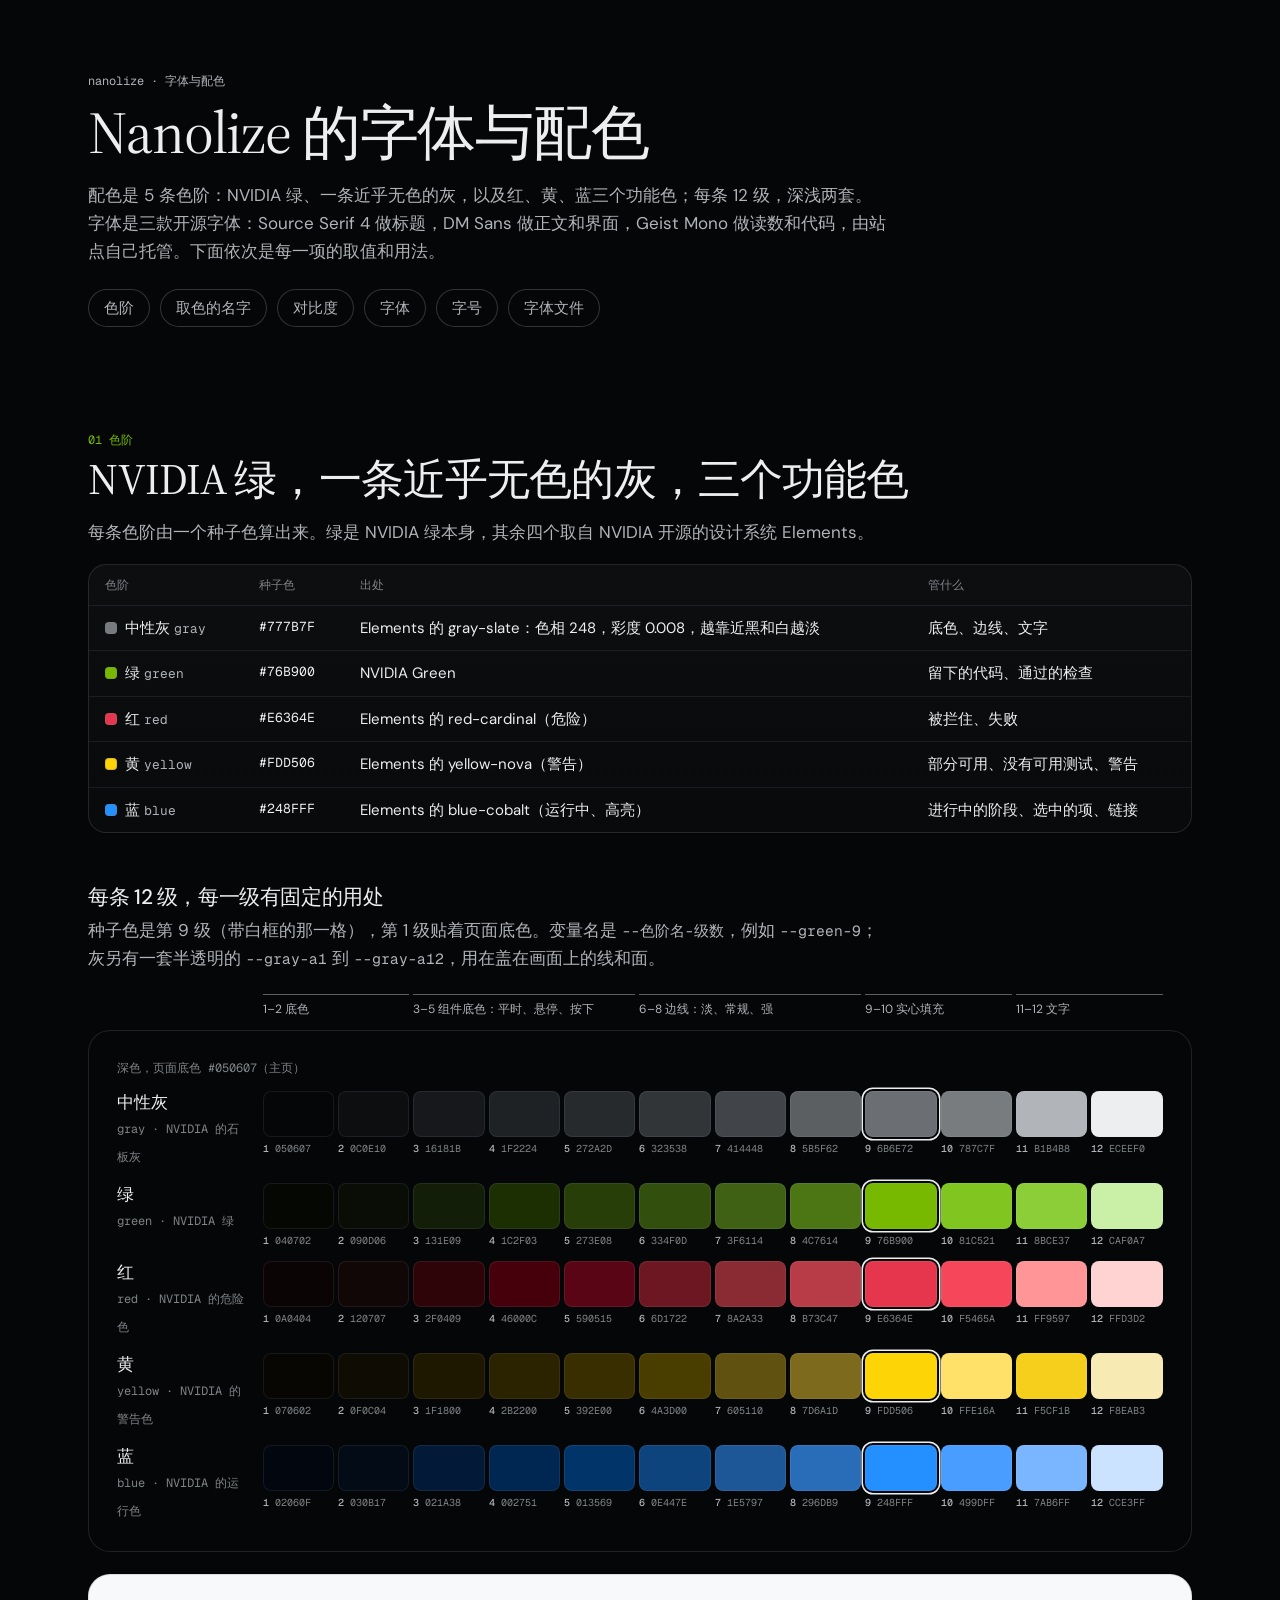
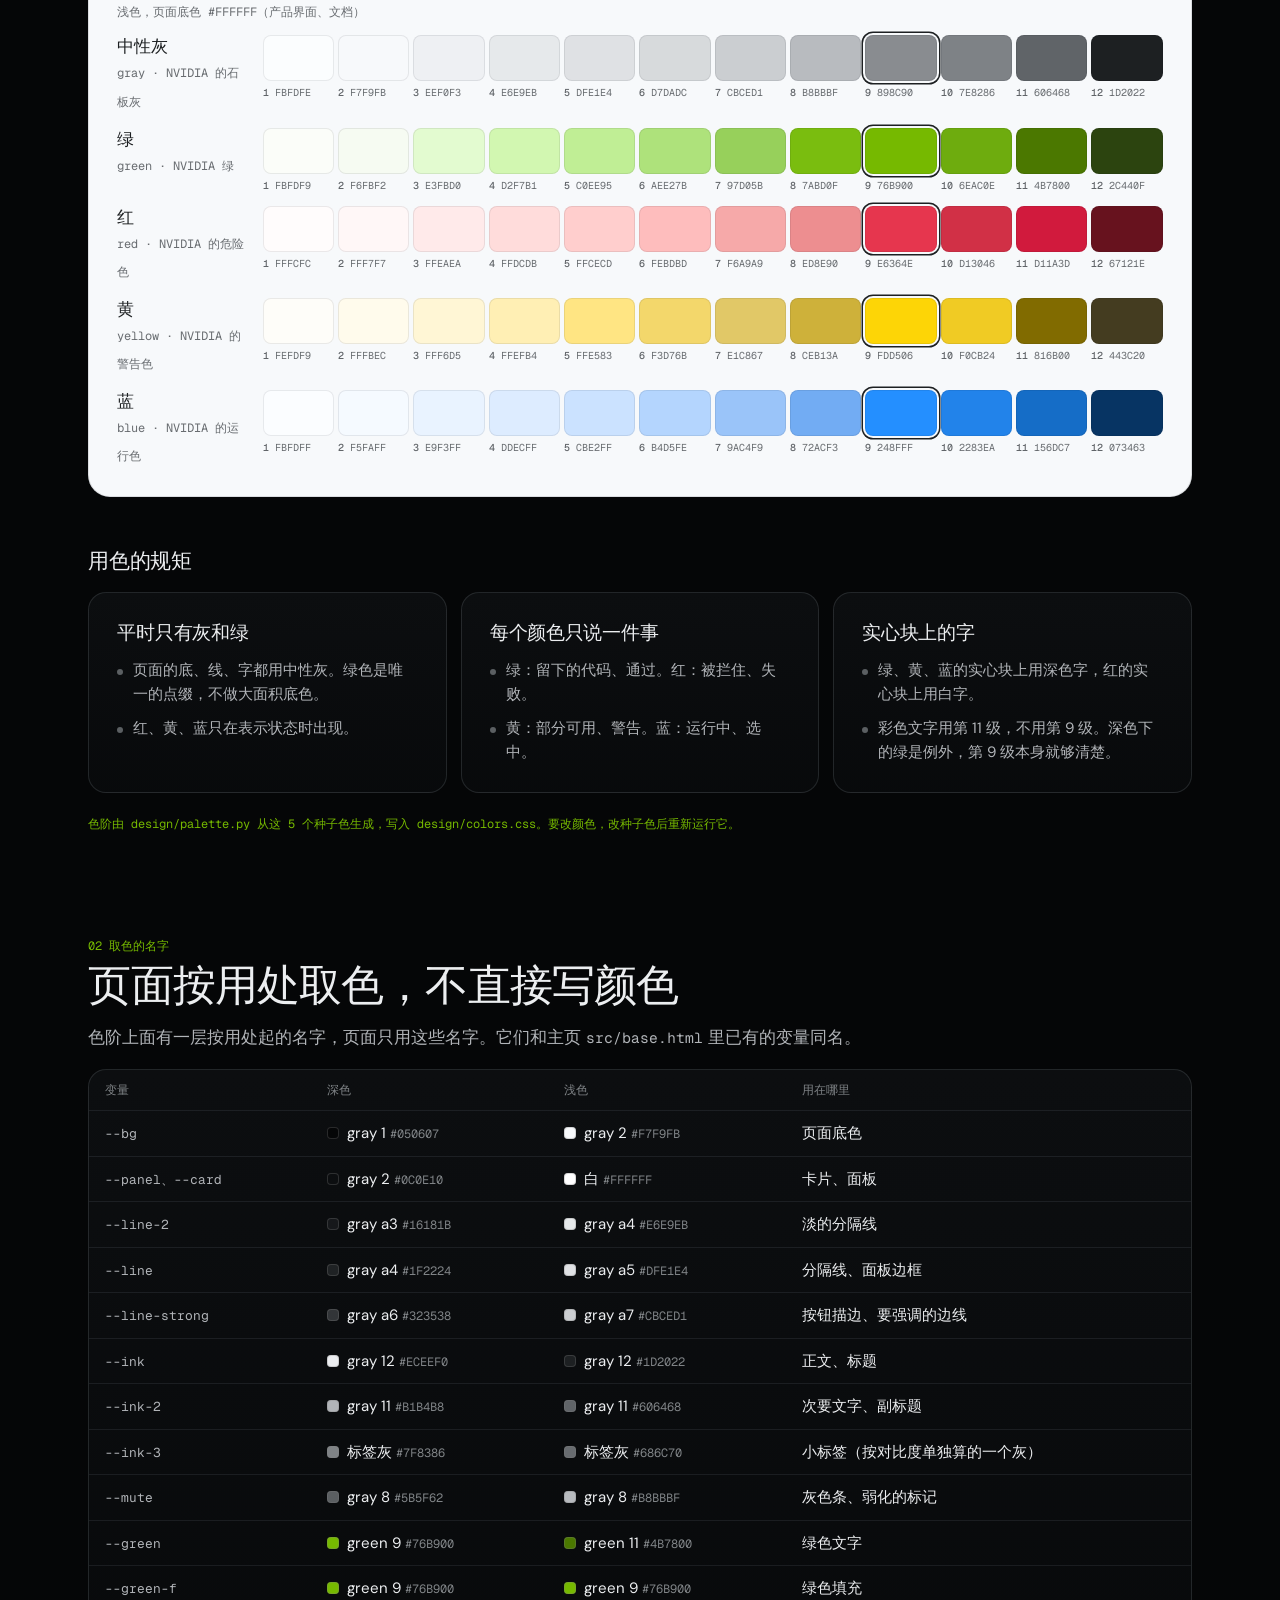
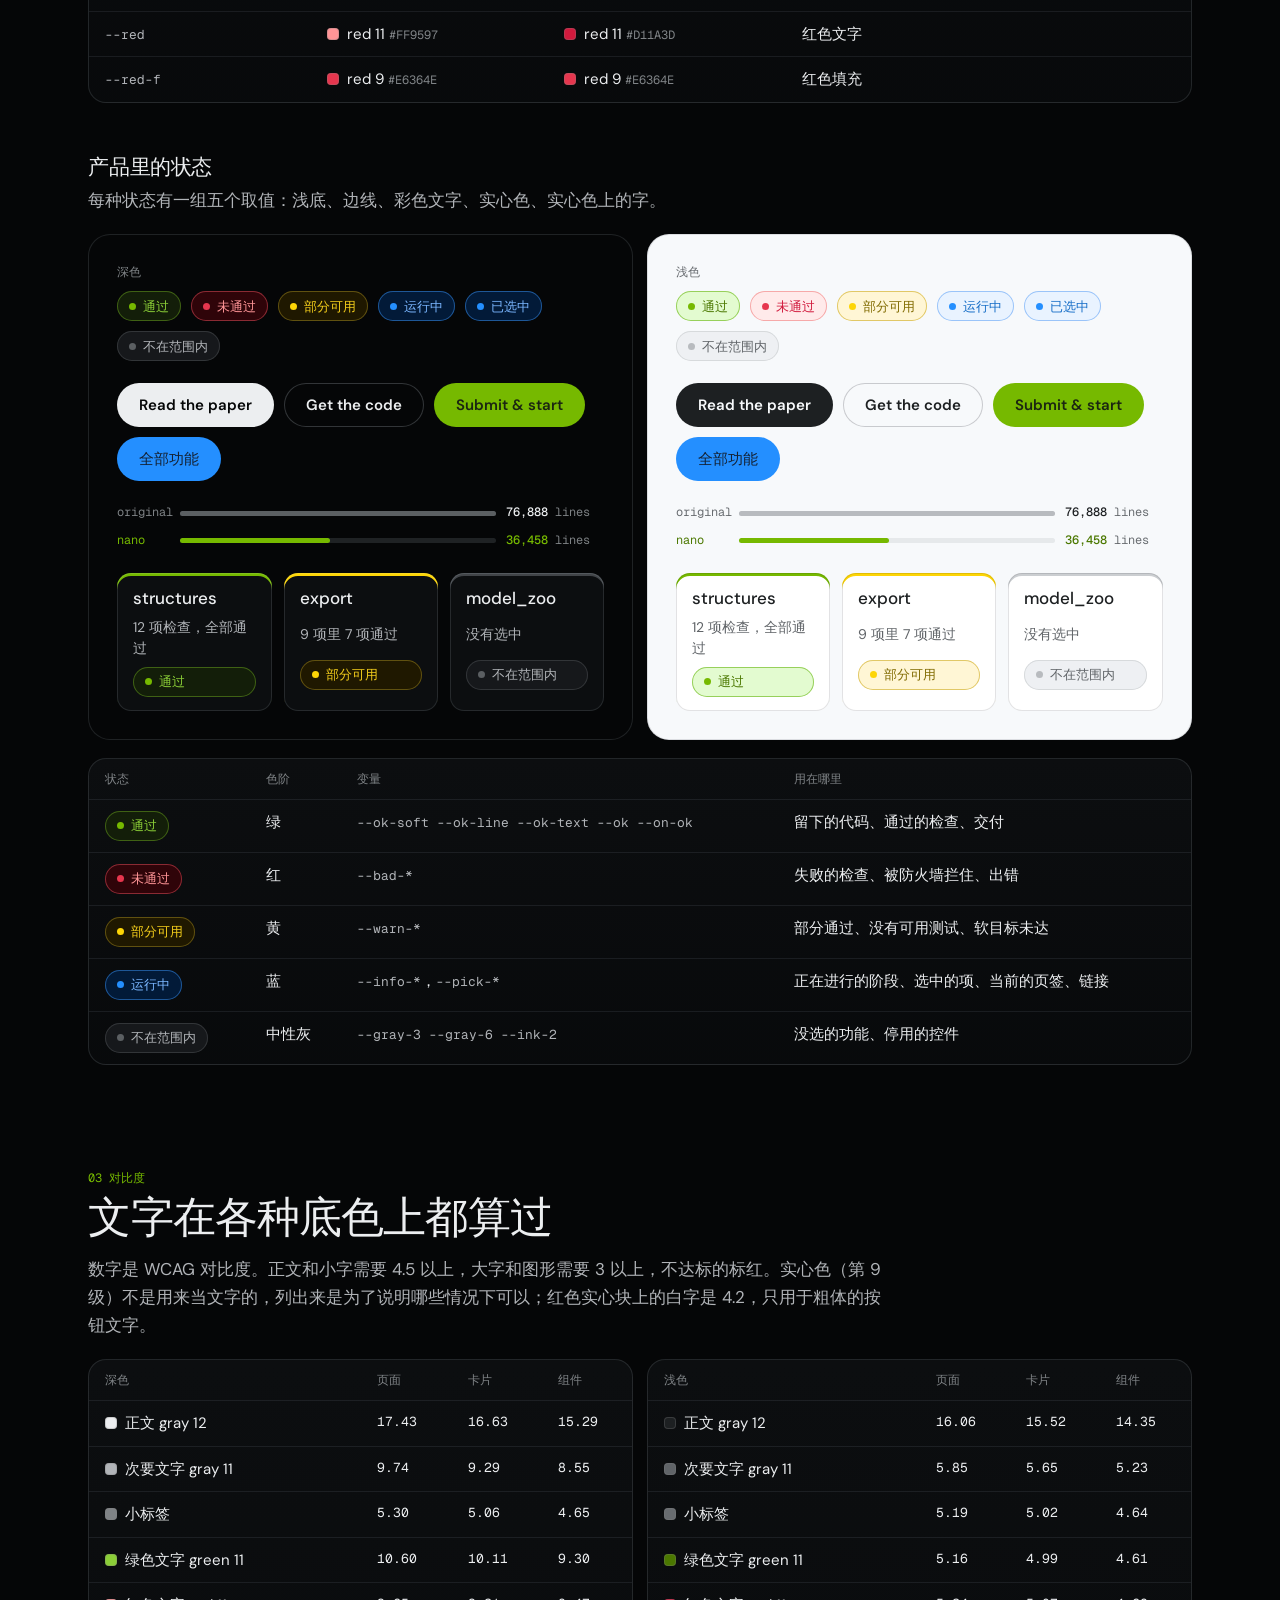
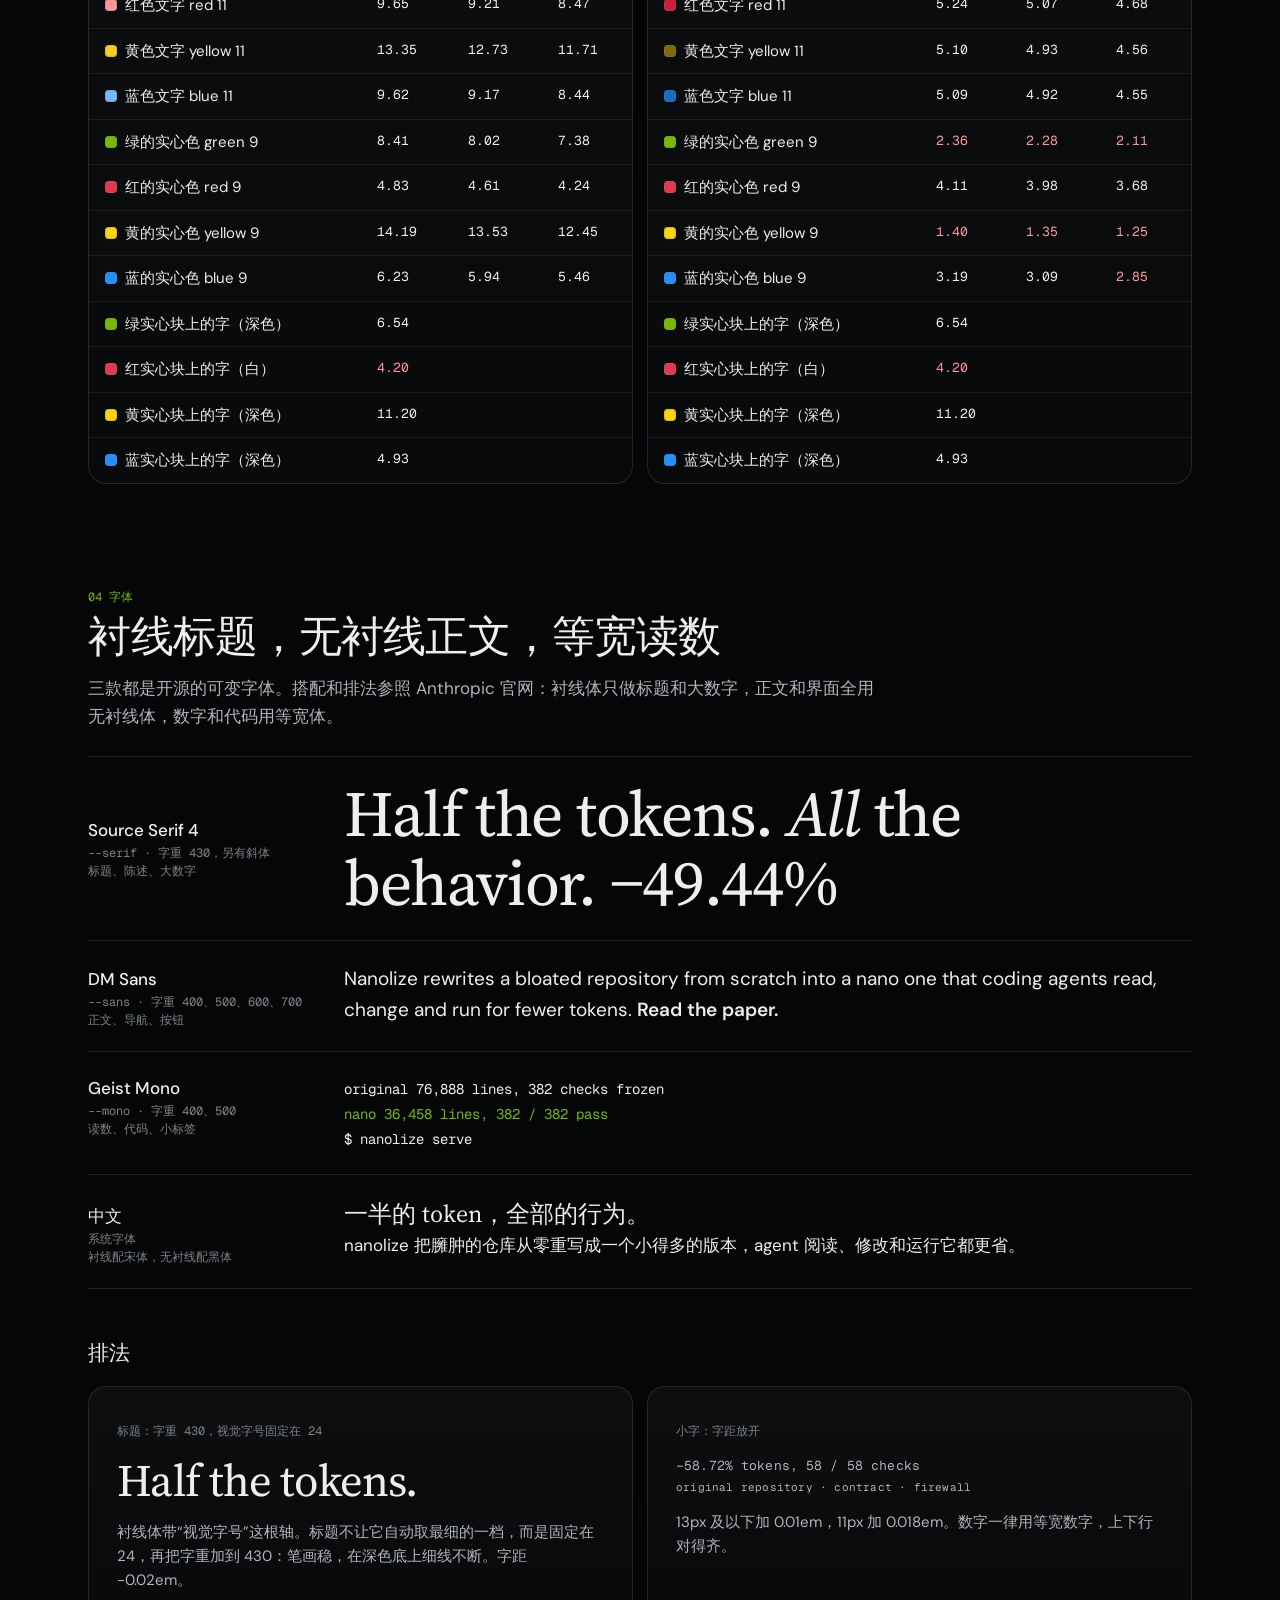
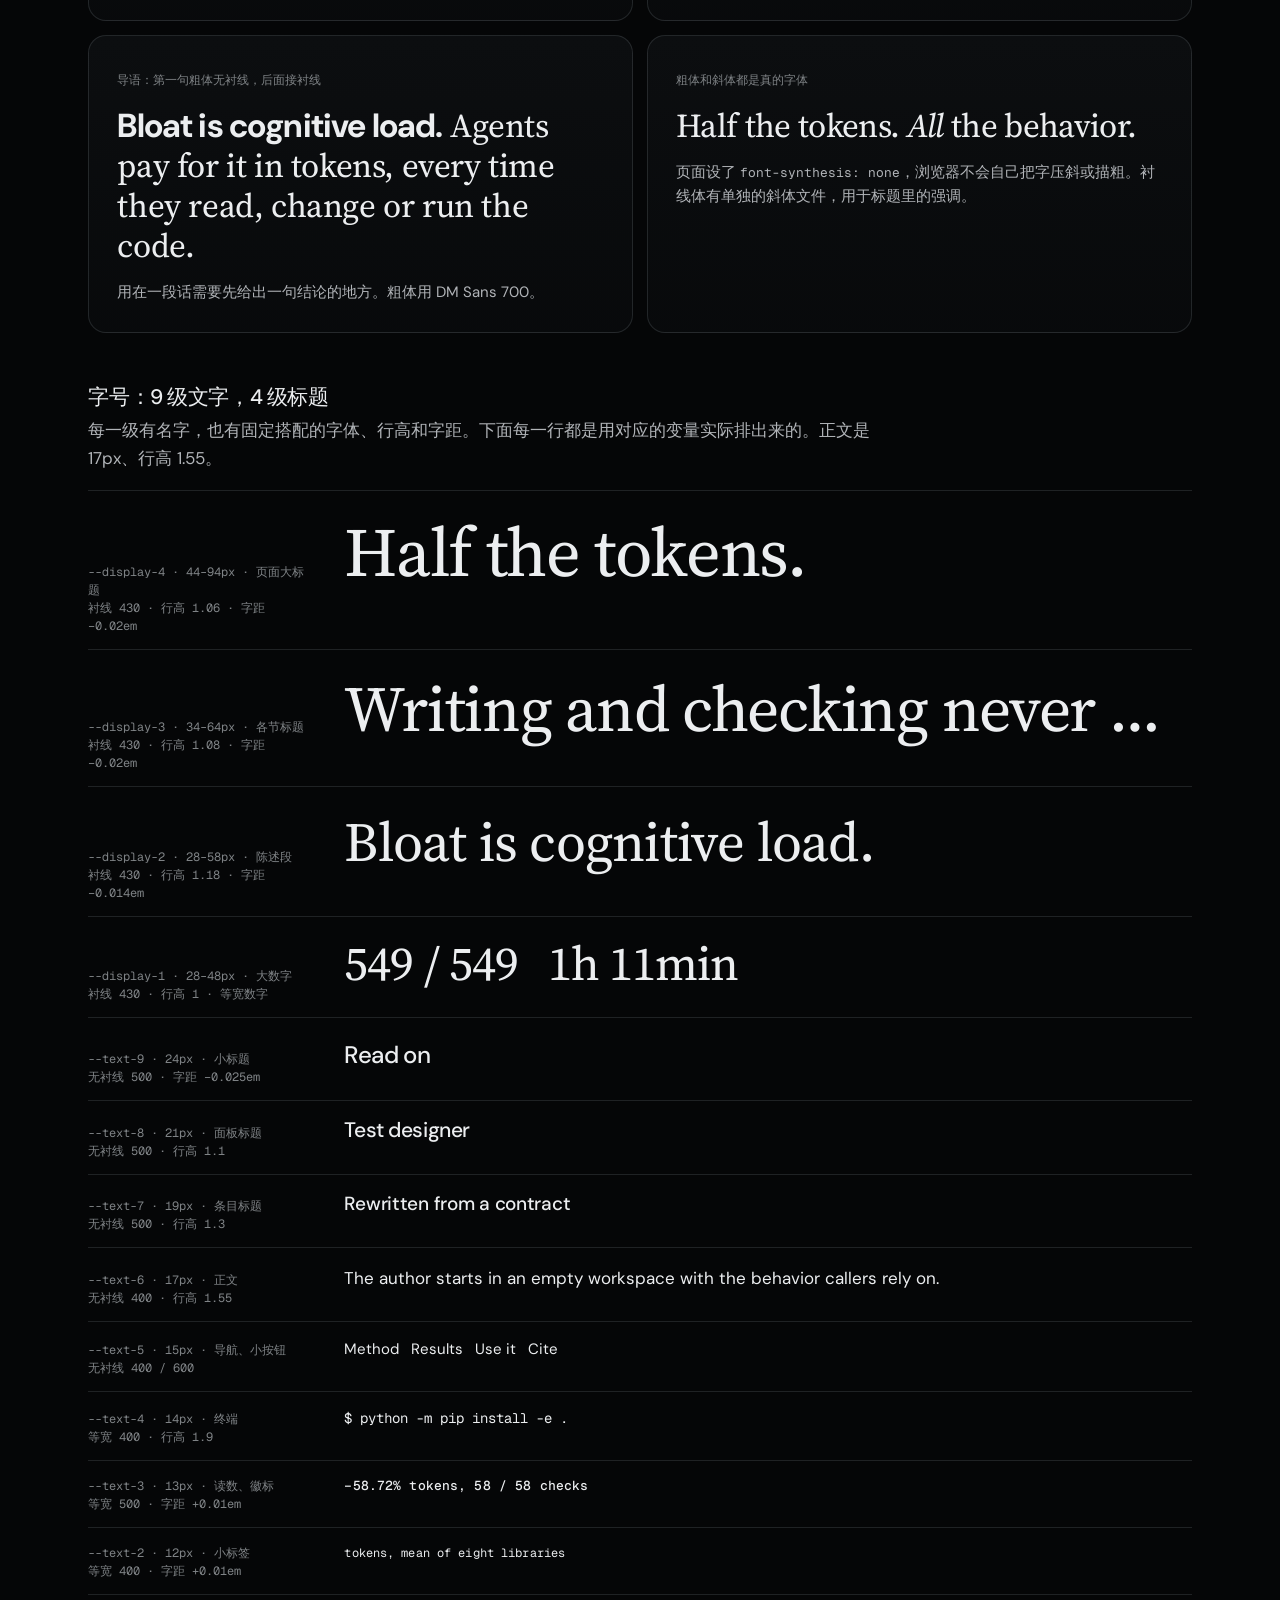
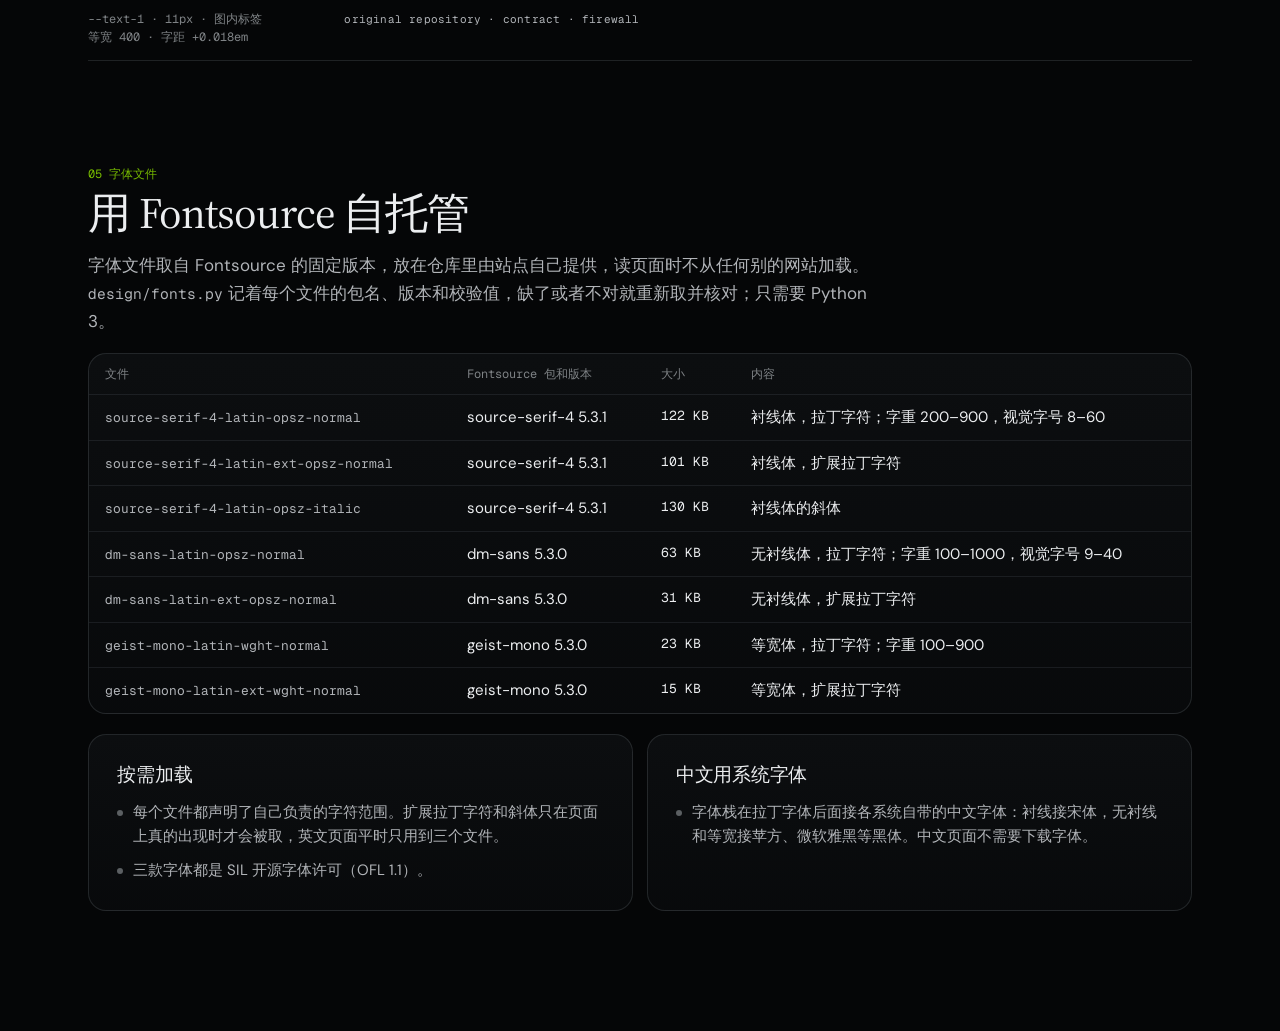
<file: design/index.html>
<!doctype html>
<html lang="zh-CN">
<head>
<meta charset="utf-8">
<meta name="viewport" content="width=device-width, initial-scale=1">
<meta name="robots" content="noindex">
<title>Nanolize 字体与配色方案</title>
<link rel="stylesheet" href="colors.css">
<link rel="stylesheet" href="type.css">
<style>
/* Nanolize's type and colour, shown with their own tokens: colors.css (generated by palette.py) and type.css.
   The scales, the token table and the contrast tables are drawn by the script at the end from palette.js, so
   they always show what the generator last wrote. */
*,*::before,*::after{box-sizing:border-box}
body{margin:0;background:var(--bg);color:var(--ink);font-family:var(--sans);font-size:var(--text-6);line-height:1.65;-webkit-font-smoothing:antialiased}
h1,h2,h3,h4,p,ul,ol,table{margin:0}
ul,ol{padding:0;list-style:none}
a{color:inherit}
main{max-width:1180px;margin-inline:auto;padding:56px max(16px,3vw) 120px}
.m{font-family:var(--mono);font-size:var(--text-2);line-height:1.5;color:var(--ink-3)}
code{font-family:var(--mono);font-size:.86em;color:var(--ink-2)}
.top h1{font-family:var(--serif);font-weight:400;font-size:clamp(2.3rem,5.2vw,3.7rem);line-height:1.1;letter-spacing:-.02em;margin-top:10px}
.top>p{margin-top:16px;max-width:47em;color:var(--ink-2)}
.jump{display:flex;flex-wrap:wrap;gap:10px;margin-top:24px}
.jump a{display:inline-flex;align-items:center;height:38px;padding:0 16px;border-radius:999px;box-shadow:inset 0 0 0 1px var(--line-strong);font-size:var(--text-5);color:var(--ink-2);text-decoration:none}
.jump a:hover{color:var(--ink);box-shadow:inset 0 0 0 1px var(--gray-9)}
.sec{margin-top:104px;scroll-margin-top:20px}
.sec>.m{color:var(--green)}
.sec>h2{font-family:var(--serif);font-weight:400;font-size:clamp(1.9rem,3.8vw,2.7rem);line-height:1.12;letter-spacing:-.02em;margin-top:6px}
.sec>h2+p,.lede{margin-top:14px;max-width:47em;color:var(--ink-2)}
h3{font-weight:500;font-size:var(--text-8);line-height:1.2;letter-spacing:-.02em;margin:52px 0 6px}
h3+p{max-width:47em;color:var(--ink-2)}
.box{border:1px solid var(--line);border-radius:18px;background:var(--card);padding:clamp(18px,2.4vw,28px)}
.grid3{display:grid;grid-template-columns:repeat(3,minmax(0,1fr));gap:14px;margin-top:28px}
.grid2{display:grid;grid-template-columns:repeat(2,minmax(0,1fr));gap:14px;margin-top:20px}
@media (max-width:860px){.grid3,.grid2{grid-template-columns:minmax(0,1fr)}}
.find h4{font-weight:500;font-size:var(--text-7);line-height:1.3;letter-spacing:-.015em}
.find ul{margin-top:12px;display:grid;gap:10px;color:var(--ink-2);font-size:var(--text-5);line-height:1.6}
.find li{padding-left:16px;position:relative}
.find li::before{content:"";position:absolute;left:0;top:.72em;width:6px;height:6px;border-radius:50%;background:var(--gray-8)}
.find b{font-weight:500;color:var(--ink)}


/* a scale: twelve steps */
.roles,.steps{display:grid;grid-template-columns:repeat(12,minmax(0,1fr));gap:4px}
.roles{margin:22px 0 -10px;padding-left:calc(8.2rem + 15px + clamp(16px,2.4vw,28px));padding-right:calc(1px + clamp(16px,2.4vw,28px))}
.roles span{grid-column:span var(--n);border-top:1px solid var(--gray-8);padding-top:6px;font-size:var(--text-2);line-height:1.35;color:var(--ink-2);min-width:0}
.scale{display:grid;grid-template-columns:8.2rem minmax(0,1fr);gap:14px;align-items:start;margin-top:14px}
.scale .who b{display:block;font-weight:500;line-height:1.3}
.sw{min-width:0}
.sw i{display:block;height:46px;border-radius:8px;background:var(--c);box-shadow:inset 0 0 0 1px var(--line-2)}
.sw.seed i{box-shadow:inset 0 0 0 1px var(--line-2),0 0 0 2px var(--bg),0 0 0 3.5px var(--ink)}
.sw span{display:block;margin-top:5px;font-family:var(--mono);font-size:.625rem;line-height:1.3;color:var(--ink-3);overflow:hidden;text-overflow:clip;white-space:nowrap}
.sw span b{font-weight:500;color:var(--ink-2)}
.themebox{margin-top:22px;padding:clamp(16px,2.4vw,28px);border:1px solid var(--line);border-radius:22px;background:var(--bg);color:var(--ink)}
.themebox>.m{display:block;margin-bottom:2px}
@media (max-width:860px){.roles{display:none}.scale{grid-template-columns:minmax(0,1fr)}.steps{grid-template-columns:repeat(6,minmax(0,1fr))}}

/* tables */
.scroll{overflow-x:auto;margin-top:18px;border:1px solid var(--line);border-radius:18px;background:var(--card)}
table{width:100%;border-collapse:collapse;font-size:var(--text-5);line-height:1.5}
th,td{text-align:left;padding:11px 16px;border-top:1px solid var(--line-2);vertical-align:top}
thead th{border-top:0;font-family:var(--mono);font-size:var(--text-2);font-weight:400;color:var(--ink-3);white-space:nowrap}
td code,th code{white-space:nowrap}
td.n{font-family:var(--mono);font-size:var(--text-3);font-variant-numeric:tabular-nums;white-space:nowrap}
.dot{display:inline-block;width:12px;height:12px;border-radius:4px;background:var(--c);box-shadow:inset 0 0 0 1px rgba(127,127,127,.3);vertical-align:-1px;margin-right:8px}
.pass{color:var(--ok-text)} .fail{color:var(--bad-text)}

/* what the tokens look like at work */
.demo{display:grid;gap:22px}
.demo .m{display:block;margin-bottom:10px}
.line{display:flex;flex-wrap:wrap;gap:10px;align-items:center}
.btn{display:inline-flex;align-items:center;justify-content:center;height:44px;padding:0 22px;border-radius:999px;font-weight:600;font-size:var(--text-5);white-space:nowrap}
.btn.go{background:var(--ink);color:var(--bg)}
.btn.gh{box-shadow:inset 0 0 0 1px var(--line-strong)}
.btn.ok{background:var(--ok);color:var(--on-ok)}
.btn.info{background:var(--info);color:var(--on-info)}
.tag{display:inline-flex;align-items:center;gap:7px;height:30px;padding:0 12px;border-radius:999px;font-family:var(--mono);font-size:var(--text-3);line-height:1;white-space:nowrap;background:var(--s);box-shadow:inset 0 0 0 1px var(--l);color:var(--t)}
.tag::before{content:"";width:7px;height:7px;border-radius:50%;background:var(--d)}
.tag.ok{--s:var(--ok-soft);--l:var(--ok-line);--t:var(--ok-text);--d:var(--ok)}
.tag.bad{--s:var(--bad-soft);--l:var(--bad-line);--t:var(--bad-text);--d:var(--bad)}
.tag.warn{--s:var(--warn-soft);--l:var(--warn-line);--t:var(--warn-text);--d:var(--warn)}
.tag.info{--s:var(--info-soft);--l:var(--info-line);--t:var(--info-text);--d:var(--info)}
.tag.off{--s:var(--gray-3);--l:var(--gray-6);--t:var(--ink-2);--d:var(--gray-8)}
.read{display:grid;gap:8px;max-width:30rem;font-family:var(--mono);font-size:var(--text-2);color:var(--ink-3)}
.read .r{display:grid;grid-template-columns:4.4em minmax(0,1fr) 7.6em;align-items:center;gap:10px;white-space:nowrap}
.read .bar{height:5px;border-radius:99px;background:var(--gray-4)}
.read .bar i{display:block;height:100%;border-radius:99px;background:var(--mute)}
.read .nano .bar i{width:47.4%;background:var(--green-f)}
.read b{font-weight:500;color:var(--ink)} .read .nano span:first-child,.read .nano b{color:var(--green)}
.node{display:grid;gap:8px;padding:14px 16px;border-radius:14px;background:var(--panel);box-shadow:inset 0 0 0 1px var(--line),inset 0 3px 0 var(--edge)}
.node b{font-weight:500;line-height:1.3}
.node p{font-size:var(--text-4);color:var(--ink-2);line-height:1.5}
.nodes{display:grid;grid-template-columns:repeat(3,minmax(0,1fr));gap:12px}
@media (max-width:700px){.nodes{grid-template-columns:minmax(0,1fr)}}

/* type */
.face{display:grid;grid-template-columns:minmax(0,14rem) minmax(0,1fr);gap:8px 32px;align-items:baseline;padding-block:22px;border-bottom:1px solid var(--line)}
.face b{font-weight:500}
.face .show{min-width:0;overflow-wrap:anywhere}
.ramp{display:grid;margin-top:18px;border-top:1px solid var(--line)}
.ramp>div{display:grid;grid-template-columns:minmax(0,14rem) minmax(0,1fr);gap:6px 32px;align-items:baseline;padding-block:14px;border-bottom:1px solid var(--line)}
.ramp .show{min-width:0;overflow:hidden;white-space:nowrap;text-overflow:ellipsis;padding-block:.16em}
@media (max-width:700px){.face,.ramp>div{grid-template-columns:minmax(0,1fr)}.ramp .show{white-space:normal}}
</style>
</head>
<body>
<main>
  <header class="top">
    <p class="m">nanolize · 字体与配色</p>
    <h1>Nanolize 的字体与配色</h1>
    <p>配色是 5 条色阶：NVIDIA 绿、一条近乎无色的灰，以及红、黄、蓝三个功能色；每条 12 级，深浅两套。字体是三款开源字体：Source Serif 4 做标题，DM Sans 做正文和界面，Geist Mono 做读数和代码，由站点自己托管。下面依次是每一项的取值和用法。</p>
    <nav class="jump" aria-label="章节"><a href="#colour">色阶</a><a href="#use">取色的名字</a><a href="#contrast">对比度</a><a href="#type">字体</a><a href="#sizes">字号</a><a href="#files">字体文件</a></nav>
  </header>

  <section class="sec" id="colour">
    <p class="m">01 色阶</p>
    <h2>NVIDIA 绿，一条近乎无色的灰，三个功能色</h2>
    <p>每条色阶由一个种子色算出来。绿是 NVIDIA 绿本身，其余四个取自 NVIDIA 开源的设计系统 Elements。</p>
    <div class="scroll"><table>
      <thead><tr><th>色阶</th><th>种子色</th><th>出处</th><th>管什么</th></tr></thead>
      <tbody>
        <tr><td><span class="dot" style="--c:#777B7F"></span>中性灰 <code>gray</code></td><td class="n">#777B7F</td><td>Elements 的 gray-slate：色相 248，彩度 0.008，越靠近黑和白越淡</td><td>底色、边线、文字</td></tr>
        <tr><td><span class="dot" style="--c:#76B900"></span>绿 <code>green</code></td><td class="n">#76B900</td><td>NVIDIA Green</td><td>留下的代码、通过的检查</td></tr>
        <tr><td><span class="dot" style="--c:#E6364E"></span>红 <code>red</code></td><td class="n">#E6364E</td><td>Elements 的 red-cardinal（危险）</td><td>被拦住、失败</td></tr>
        <tr><td><span class="dot" style="--c:#FDD506"></span>黄 <code>yellow</code></td><td class="n">#FDD506</td><td>Elements 的 yellow-nova（警告）</td><td>部分可用、没有可用测试、警告</td></tr>
        <tr><td><span class="dot" style="--c:#248FFF"></span>蓝 <code>blue</code></td><td class="n">#248FFF</td><td>Elements 的 blue-cobalt（运行中、高亮）</td><td>进行中的阶段、选中的项、链接</td></tr>
      </tbody>
    </table></div>
    <h3>每条 12 级，每一级有固定的用处</h3>
    <p>种子色是第 9 级（带白框的那一格），第 1 级贴着页面底色。变量名是 <code>--色阶名-级数</code>，例如 <code>--green-9</code>；灰另有一套半透明的 <code>--gray-a1</code> 到 <code>--gray-a12</code>，用在盖在画面上的线和面。</p>
    <div class="roles" aria-hidden="true"><span style="--n:2">1–2 底色</span><span style="--n:3">3–5 组件底色：平时、悬停、按下</span><span style="--n:3">6–8 边线：淡、常规、强</span><span style="--n:2">9–10 实心填充</span><span style="--n:2">11–12 文字</span></div>
    <div class="themebox"><span class="m">深色，页面底色 #050607（主页）</span><div data-scales="dark"></div></div>
    <div class="themebox theme-light"><span class="m">浅色，页面底色 #FFFFFF（产品界面、文档）</span><div data-scales="light"></div></div>
    <h3>用色的规矩</h3>
    <div class="grid3" style="margin-top:18px">
      <div class="box find"><h4>平时只有灰和绿</h4><ul><li>页面的底、线、字都用中性灰。绿色是唯一的点缀，不做大面积底色。</li><li>红、黄、蓝只在表示状态时出现。</li></ul></div>
      <div class="box find"><h4>每个颜色只说一件事</h4><ul><li>绿：留下的代码、通过。红：被拦住、失败。</li><li>黄：部分可用、警告。蓝：运行中、选中。</li></ul></div>
      <div class="box find"><h4>实心块上的字</h4><ul><li>绿、黄、蓝的实心块上用深色字，红的实心块上用白字。</li><li>彩色文字用第 11 级，不用第 9 级。深色下的绿是例外，第 9 级本身就够清楚。</li></ul></div>
    </div>
    <p class="m" style="margin-top:22px">色阶由 design/palette.py 从这 5 个种子色生成，写入 design/colors.css。要改颜色，改种子色后重新运行它。</p>
  </section>

  <section class="sec" id="use">
    <p class="m">02 取色的名字</p>
    <h2>页面按用处取色，不直接写颜色</h2>
    <p>色阶上面有一层按用处起的名字，页面只用这些名字。它们和主页 <code>src/base.html</code> 里已有的变量同名。</p>
    <div class="scroll"><table>
      <thead><tr><th>变量</th><th>深色</th><th>浅色</th><th>用在哪里</th></tr></thead>
      <tbody data-tokens></tbody>
    </table></div>

    <h3>产品里的状态</h3>
    <p>每种状态有一组五个取值：浅底、边线、彩色文字、实心色、实心色上的字。</p>
    <div class="grid2">
      <div class="themebox demo" style="margin-top:0"><div><span class="m">深色</span><div class="line"><span class="tag ok">通过</span><span class="tag bad">未通过</span><span class="tag warn">部分可用</span><span class="tag info">运行中</span><span class="tag info">已选中</span><span class="tag off">不在范围内</span></div></div>
        <div class="line"><span class="btn go">Read the paper</span><span class="btn gh">Get the code</span><span class="btn ok">Submit &amp; start</span><span class="btn info">全部功能</span></div>
        <div class="read"><div class="r"><span>original</span><span class="bar"><i></i></span><span><b>76,888</b> lines</span></div><div class="r nano"><span>nano</span><span class="bar"><i></i></span><span><b>36,458</b> lines</span></div></div>
        <div class="nodes"><div class="node" style="--edge:var(--ok)"><b>structures</b><p>12 项检查，全部通过</p><span class="tag ok">通过</span></div><div class="node" style="--edge:var(--warn)"><b>export</b><p>9 项里 7 项通过</p><span class="tag warn">部分可用</span></div><div class="node" style="--edge:var(--gray-7)"><b>model_zoo</b><p>没有选中</p><span class="tag off">不在范围内</span></div></div>
      </div>
      <div class="themebox theme-light demo" style="margin-top:0"><div><span class="m">浅色</span><div class="line"><span class="tag ok">通过</span><span class="tag bad">未通过</span><span class="tag warn">部分可用</span><span class="tag info">运行中</span><span class="tag info">已选中</span><span class="tag off">不在范围内</span></div></div>
        <div class="line"><span class="btn go">Read the paper</span><span class="btn gh">Get the code</span><span class="btn ok">Submit &amp; start</span><span class="btn info">全部功能</span></div>
        <div class="read"><div class="r"><span>original</span><span class="bar"><i></i></span><span><b>76,888</b> lines</span></div><div class="r nano"><span>nano</span><span class="bar"><i></i></span><span><b>36,458</b> lines</span></div></div>
        <div class="nodes"><div class="node" style="--edge:var(--ok)"><b>structures</b><p>12 项检查，全部通过</p><span class="tag ok">通过</span></div><div class="node" style="--edge:var(--warn)"><b>export</b><p>9 项里 7 项通过</p><span class="tag warn">部分可用</span></div><div class="node" style="--edge:var(--gray-7)"><b>model_zoo</b><p>没有选中</p><span class="tag off">不在范围内</span></div></div>
      </div>
    </div>
    <div class="scroll"><table>
      <thead><tr><th>状态</th><th>色阶</th><th>变量</th><th>用在哪里</th></tr></thead>
      <tbody>
        <tr><td><span class="tag ok">通过</span></td><td>绿</td><td><code>--ok-soft --ok-line --ok-text --ok --on-ok</code></td><td>留下的代码、通过的检查、交付</td></tr>
        <tr><td><span class="tag bad">未通过</span></td><td>红</td><td><code>--bad-*</code></td><td>失败的检查、被防火墙拦住、出错</td></tr>
        <tr><td><span class="tag warn">部分可用</span></td><td>黄</td><td><code>--warn-*</code></td><td>部分通过、没有可用测试、软目标未达</td></tr>
        <tr><td><span class="tag info">运行中</span></td><td>蓝</td><td><code>--info-*</code>，<code>--pick-*</code></td><td>正在进行的阶段、选中的项、当前的页签、链接</td></tr>
        <tr><td><span class="tag off">不在范围内</span></td><td>中性灰</td><td><code>--gray-3 --gray-6 --ink-2</code></td><td>没选的功能、停用的控件</td></tr>
      </tbody>
    </table></div>
  </section>

  <section class="sec" id="contrast">
    <p class="m">03 对比度</p>
    <h2>文字在各种底色上都算过</h2>
    <p>数字是 WCAG 对比度。正文和小字需要 4.5 以上，大字和图形需要 3 以上，不达标的标红。实心色（第 9 级）不是用来当文字的，列出来是为了说明哪些情况下可以；红色实心块上的白字是 4.2，只用于粗体的按钮文字。</p>
    <div class="grid2">
      <div class="scroll" style="margin-top:0"><table><thead><tr><th>深色</th><th>页面</th><th>卡片</th><th>组件</th></tr></thead><tbody data-contrast="dark"></tbody></table></div>
      <div class="scroll" style="margin-top:0"><table><thead><tr><th>浅色</th><th>页面</th><th>卡片</th><th>组件</th></tr></thead><tbody data-contrast="light"></tbody></table></div>
    </div>
  </section>

  <section class="sec" id="type">
    <p class="m">04 字体</p>
    <h2>衬线标题，无衬线正文，等宽读数</h2>
    <p>三款都是开源的可变字体。搭配和排法参照 Anthropic 官网：衬线体只做标题和大数字，正文和界面全用无衬线体，数字和代码用等宽体。</p>
    <div style="margin-top:26px;border-top:1px solid var(--line)">
      <div class="face"><div><b>Source Serif 4</b><p class="m">--serif · 字重 430，另有斜体<br>标题、陈述、大数字</p></div><p class="show t-headline">Half the tokens. <em>All</em> the behavior. −49.44%</p></div>
      <div class="face"><div><b>DM Sans</b><p class="m">--sans · 字重 400、500、600、700<br>正文、导航、按钮</p></div><p class="show" style="font-size:var(--text-7)">Nanolize rewrites a bloated repository from scratch into a nano one that coding agents read, change and run for fewer tokens. <b style="font-weight:600">Read the paper.</b></p></div>
      <div class="face"><div><b>Geist Mono</b><p class="m">--mono · 字重 400、500<br>读数、代码、小标签</p></div><p class="show t-code" style="line-height:1.8">original 76,888 lines, 382 checks frozen<br><span style="color:var(--green)">nano 36,458 lines, 382 / 382 pass</span><br>$ nanolize serve</p></div>
      <div class="face"><div><b>中文</b><p class="m">系统字体<br>衬线配宋体，无衬线配黑体</p></div><p class="show"><span style="font-family:var(--serif);font-size:var(--text-9);line-height:1.4;display:block">一半的 token，全部的行为。</span>nanolize 把臃肿的仓库从零重写成一个小得多的版本，agent 阅读、修改和运行它都更省。</p></div>
    </div>

    <h3>排法</h3>
    <div class="grid2">
      <div class="box"><span class="m">标题：字重 430，视觉字号固定在 24</span>
        <p class="t-headline" style="margin-top:14px;font-size:clamp(1.9rem,3.5vw,2.9rem)">Half the tokens.</p>
        <p class="find" style="margin-top:14px;color:var(--ink-2);font-size:var(--text-5);line-height:1.6">衬线体带“视觉字号”这根轴。标题不让它自动取最细的一档，而是固定在 24，再把字重加到 430：笔画稳，在深色底上细线不断。字距 −0.02em。</p></div>
      <div class="box"><span class="m">小字：字距放开</span>
        <p class="t-readout" style="margin-top:14px;font-weight:400;color:var(--ink-2)">−58.72% tokens, 58 / 58 checks</p><p class="t-micro" style="margin-top:4px;color:var(--ink-2)">original repository · contract · firewall</p>
        <p class="find" style="margin-top:14px;color:var(--ink-2);font-size:var(--text-5);line-height:1.6">13px 及以下加 0.01em，11px 加 0.018em。数字一律用等宽数字，上下行对得齐。</p></div>
      <div class="box"><span class="m">导语：第一句粗体无衬线，后面接衬线</span>
        <p class="t-lede" style="margin-top:14px;font-size:clamp(1.5rem,2.6vw,2.1rem)"><b>Bloat is cognitive load.</b> Agents pay for it in tokens, every time they read, change or run the code.</p>
        <p class="find" style="margin-top:14px;color:var(--ink-2);font-size:var(--text-5);line-height:1.6">用在一段话需要先给出一句结论的地方。粗体用 DM Sans 700。</p></div>
      <div class="box"><span class="m">粗体和斜体都是真的字体</span>
        <p class="t-headline" style="margin-top:14px;font-size:clamp(1.5rem,2.6vw,2.1rem);line-height:1.2">Half the tokens. <em>All</em> the behavior.</p>
        <p class="find" style="margin-top:14px;color:var(--ink-2);font-size:var(--text-5);line-height:1.6">页面设了 <code>font-synthesis: none</code>，浏览器不会自己把字压斜或描粗。衬线体有单独的斜体文件，用于标题里的强调。</p></div>
    </div>

    <h3 id="sizes">字号：9 级文字，4 级标题</h3>
    <p>每一级有名字，也有固定搭配的字体、行高和字距。下面每一行都是用对应的变量实际排出来的。正文是 17px、行高 1.55。</p>
    <div class="ramp">
      <div><span class="m">--display-4 · 44–94px · 页面大标题<br>衬线 430 · 行高 1.06 · 字距 −0.02em</span><span class="show t-hero" style="font-size:clamp(2.4rem,5.4vw,4.3rem)">Half the tokens.</span></div>
      <div><span class="m">--display-3 · 34–64px · 各节标题<br>衬线 430 · 行高 1.08 · 字距 −0.02em</span><span class="show t-headline">Writing and checking never meet.</span></div>
      <div><span class="m">--display-2 · 28–58px · 陈述段<br>衬线 430 · 行高 1.18 · 字距 −0.014em</span><span class="show t-statement">Bloat is cognitive load.</span></div>
      <div><span class="m">--display-1 · 28–48px · 大数字<br>衬线 430 · 行高 1 · 等宽数字</span><span class="show t-number">549 / 549 &nbsp; 1h 11min</span></div>
      <div><span class="m">--text-9 · 24px · 小标题<br>无衬线 500 · 字距 −0.025em</span><span class="show" style="font-size:var(--text-9);font-weight:500;letter-spacing:-.025em">Read on</span></div>
      <div><span class="m">--text-8 · 21px · 面板标题<br>无衬线 500 · 行高 1.1</span><span class="show t-title">Test designer</span></div>
      <div><span class="m">--text-7 · 19px · 条目标题<br>无衬线 500 · 行高 1.3</span><span class="show t-item">Rewritten from a contract</span></div>
      <div><span class="m">--text-6 · 17px · 正文<br>无衬线 400 · 行高 1.55</span><span class="show t-body">The author starts in an empty workspace with the behavior callers rely on.</span></div>
      <div><span class="m">--text-5 · 15px · 导航、小按钮<br>无衬线 400 / 600</span><span class="show t-small">Method &nbsp; Results &nbsp; Use it &nbsp; Cite</span></div>
      <div><span class="m">--text-4 · 14px · 终端<br>等宽 400 · 行高 1.9</span><span class="show t-code" style="line-height:1.5">$ python -m pip install -e .</span></div>
      <div><span class="m">--text-3 · 13px · 读数、徽标<br>等宽 500 · 字距 +0.01em</span><span class="show t-readout">−58.72% tokens, 58 / 58 checks</span></div>
      <div><span class="m">--text-2 · 12px · 小标签<br>等宽 400 · 字距 +0.01em</span><span class="show t-label">tokens, mean of eight libraries</span></div>
      <div><span class="m">--text-1 · 11px · 图内标签<br>等宽 400 · 字距 +0.018em</span><span class="show t-micro" style="color:var(--ink-2)">original repository · contract · firewall</span></div>
    </div>
  </section>

  <section class="sec" id="files">
    <p class="m">05 字体文件</p>
    <h2>用 Fontsource 自托管</h2>
    <p>字体文件取自 Fontsource 的固定版本，放在仓库里由站点自己提供，读页面时不从任何别的网站加载。<code>design/fonts.py</code> 记着每个文件的包名、版本和校验值，缺了或者不对就重新取并核对；只需要 Python 3。</p>
    <div class="scroll"><table>
      <thead><tr><th>文件</th><th>Fontsource 包和版本</th><th>大小</th><th>内容</th></tr></thead>
      <tbody>
        <tr><td><code>source-serif-4-latin-opsz-normal</code></td><td>source-serif-4 5.3.1</td><td class="n">122 KB</td><td>衬线体，拉丁字符；字重 200–900，视觉字号 8–60</td></tr>
        <tr><td><code>source-serif-4-latin-ext-opsz-normal</code></td><td>source-serif-4 5.3.1</td><td class="n">101 KB</td><td>衬线体，扩展拉丁字符</td></tr>
        <tr><td><code>source-serif-4-latin-opsz-italic</code></td><td>source-serif-4 5.3.1</td><td class="n">130 KB</td><td>衬线体的斜体</td></tr>
        <tr><td><code>dm-sans-latin-opsz-normal</code></td><td>dm-sans 5.3.0</td><td class="n">63 KB</td><td>无衬线体，拉丁字符；字重 100–1000，视觉字号 9–40</td></tr>
        <tr><td><code>dm-sans-latin-ext-opsz-normal</code></td><td>dm-sans 5.3.0</td><td class="n">31 KB</td><td>无衬线体，扩展拉丁字符</td></tr>
        <tr><td><code>geist-mono-latin-wght-normal</code></td><td>geist-mono 5.3.0</td><td class="n">23 KB</td><td>等宽体，拉丁字符；字重 100–900</td></tr>
        <tr><td><code>geist-mono-latin-ext-wght-normal</code></td><td>geist-mono 5.3.0</td><td class="n">15 KB</td><td>等宽体，扩展拉丁字符</td></tr>
      </tbody>
    </table></div>
    <div class="grid2">
      <div class="box find"><h4>按需加载</h4><ul><li>每个文件都声明了自己负责的字符范围。扩展拉丁字符和斜体只在页面上真的出现时才会被取，英文页面平时只用到三个文件。</li><li>三款字体都是 SIL 开源字体许可（OFL 1.1）。</li></ul></div>
      <div class="box find"><h4>中文用系统字体</h4><ul><li>字体栈在拉丁字体后面接各系统自带的中文字体：衬线接宋体，无衬线和等宽接苹方、微软雅黑等黑体。中文页面不需要下载字体。</li></ul></div>
    </div>
  </section>
</main>

<script src="palette.js"></script>
<script>
(() => {
  const P = window.NANOLIZE_PALETTE, $$ = (s, r = document) => [...r.querySelectorAll(s)];
  const NAME = { gray: '中性灰', green: '绿', red: '红', yellow: '黄', blue: '蓝' };
  const WHY = { gray: 'NVIDIA 的石板灰', green: 'NVIDIA 绿', red: 'NVIDIA 的危险色', yellow: 'NVIDIA 的警告色', blue: 'NVIDIA 的运行色' };
  const lin = c => c <= .04045 ? c / 12.92 : ((c + .055) / 1.055) ** 2.4;
  const Y = h => [1, 3, 5].reduce((s, i, n) => s + [.2126, .7152, .0722][n] * lin(parseInt(h.slice(i, i + 2), 16) / 255), 0);
  const wcag = (a, b) => (Math.max(Y(a), Y(b)) + .05) / (Math.min(Y(a), Y(b)) + .05);

  /* the scales */
  for (const box of $$('[data-scales]')) {
    const T = P.themes[box.dataset.scales];
    box.innerHTML = Object.entries(T.scales).map(([name, steps]) => `<div class="scale"><div class="who"><b>${NAME[name]}</b><span class="m">${name} · ${WHY[name]}</span></div><div class="steps">` +
      steps.map((h, i) => `<div class="sw${i === 8 ? ' seed' : ''}" title="--${name}-${i + 1}: ${h}"><i style="--c:${h}"></i><span><b>${i + 1}</b> ${h.slice(1)}</span></div>`).join('') + '</div></div>').join('');
  }

  /* the names pages take colours by, in both themes */
  const cell = (label, hex) => `<span class="dot" style="--c:${hex}"></span>${label} <span class="m">${hex}</span>`;
  const G = t => P.themes[t].scales, dk = t => t === 'dark';
  const TOKENS = [
    ['--bg', t => cell('gray ' + (dk(t) ? 1 : 2), G(t).gray[dk(t) ? 0 : 1]), '页面底色'],
    ['--panel、--card', t => dk(t) ? cell('gray 2', G(t).gray[1]) : cell('白', '#FFFFFF'), '卡片、面板'],
    ['--line-2', t => cell('gray a' + (dk(t) ? 3 : 4), G(t).gray[dk(t) ? 2 : 3]), '淡的分隔线'],
    ['--line', t => cell('gray a' + (dk(t) ? 4 : 5), G(t).gray[dk(t) ? 3 : 4]), '分隔线、面板边框'],
    ['--line-strong', t => cell('gray a' + (dk(t) ? 6 : 7), G(t).gray[dk(t) ? 5 : 6]), '按钮描边、要强调的边线'],
    ['--ink', t => cell('gray 12', G(t).gray[11]), '正文、标题'],
    ['--ink-2', t => cell('gray 11', G(t).gray[10]), '次要文字、副标题'],
    ['--ink-3', t => cell('标签灰', P.themes[t].label), '小标签（按对比度单独算的一个灰）'],
    ['--mute', t => cell('gray 8', G(t).gray[7]), '灰色条、弱化的标记'],
    ['--green', t => cell('green ' + (dk(t) ? 9 : 11), G(t).green[dk(t) ? 8 : 10]), '绿色文字'],
    ['--green-f', t => cell('green 9', G(t).green[8]), '绿色填充'],
    ['--red', t => cell('red 11', G(t).red[10]), '红色文字'],
    ['--red-f', t => cell('red 9', G(t).red[8]), '红色填充'],
  ];
  $$('[data-tokens]')[0].innerHTML = TOKENS.map(([v, f, use]) => `<tr><td><code>${v}</code></td><td>${f('dark')}</td><td>${f('light')}</td><td>${use}</td></tr>`).join('');

  /* contrast */
  for (const body of $$('[data-contrast]')) {
    const T = P.themes[body.dataset.contrast], S = T.scales, gr = S.gray, grounds = [gr[0], gr[1], gr[2]];
    const rows = [['正文 gray 12', gr[11], 4.5], ['次要文字 gray 11', gr[10], 4.5], ['小标签', T.label, 4.5]]
      .concat(['green', 'red', 'yellow', 'blue'].map(n => [`${NAME[n]}色文字 ${n} 11`, S[n][10], 4.5]))
      .concat(['green', 'red', 'yellow', 'blue'].map(n => [`${NAME[n]}的实心色 ${n} 9`, S[n][8], 3]));
    body.innerHTML = rows.map(([label, hex, need]) => `<tr><td><span class="dot" style="--c:${hex}"></span>${label}</td>` + grounds.map(bg => { const r = wcag(hex, bg); return `<td class="n ${r >= need ? '' : 'fail'}">${r.toFixed(2)}</td>`; }).join('') + '</tr>').join('') +
      ['green', 'red', 'yellow', 'blue'].map(n => { const on = T.notes[n].on9, r = wcag(on, S[n][8]); return `<tr><td><span class="dot" style="--c:${S[n][8]}"></span>${NAME[n]}实心块上的字（${on === '#FFFFFF' ? '白' : '深色'}）</td><td class="n ${r >= 4.5 ? '' : 'fail'}" colspan="3">${r.toFixed(2)}</td></tr>`; }).join('');
  }
})();
</script>
</body>
</html>
</file>
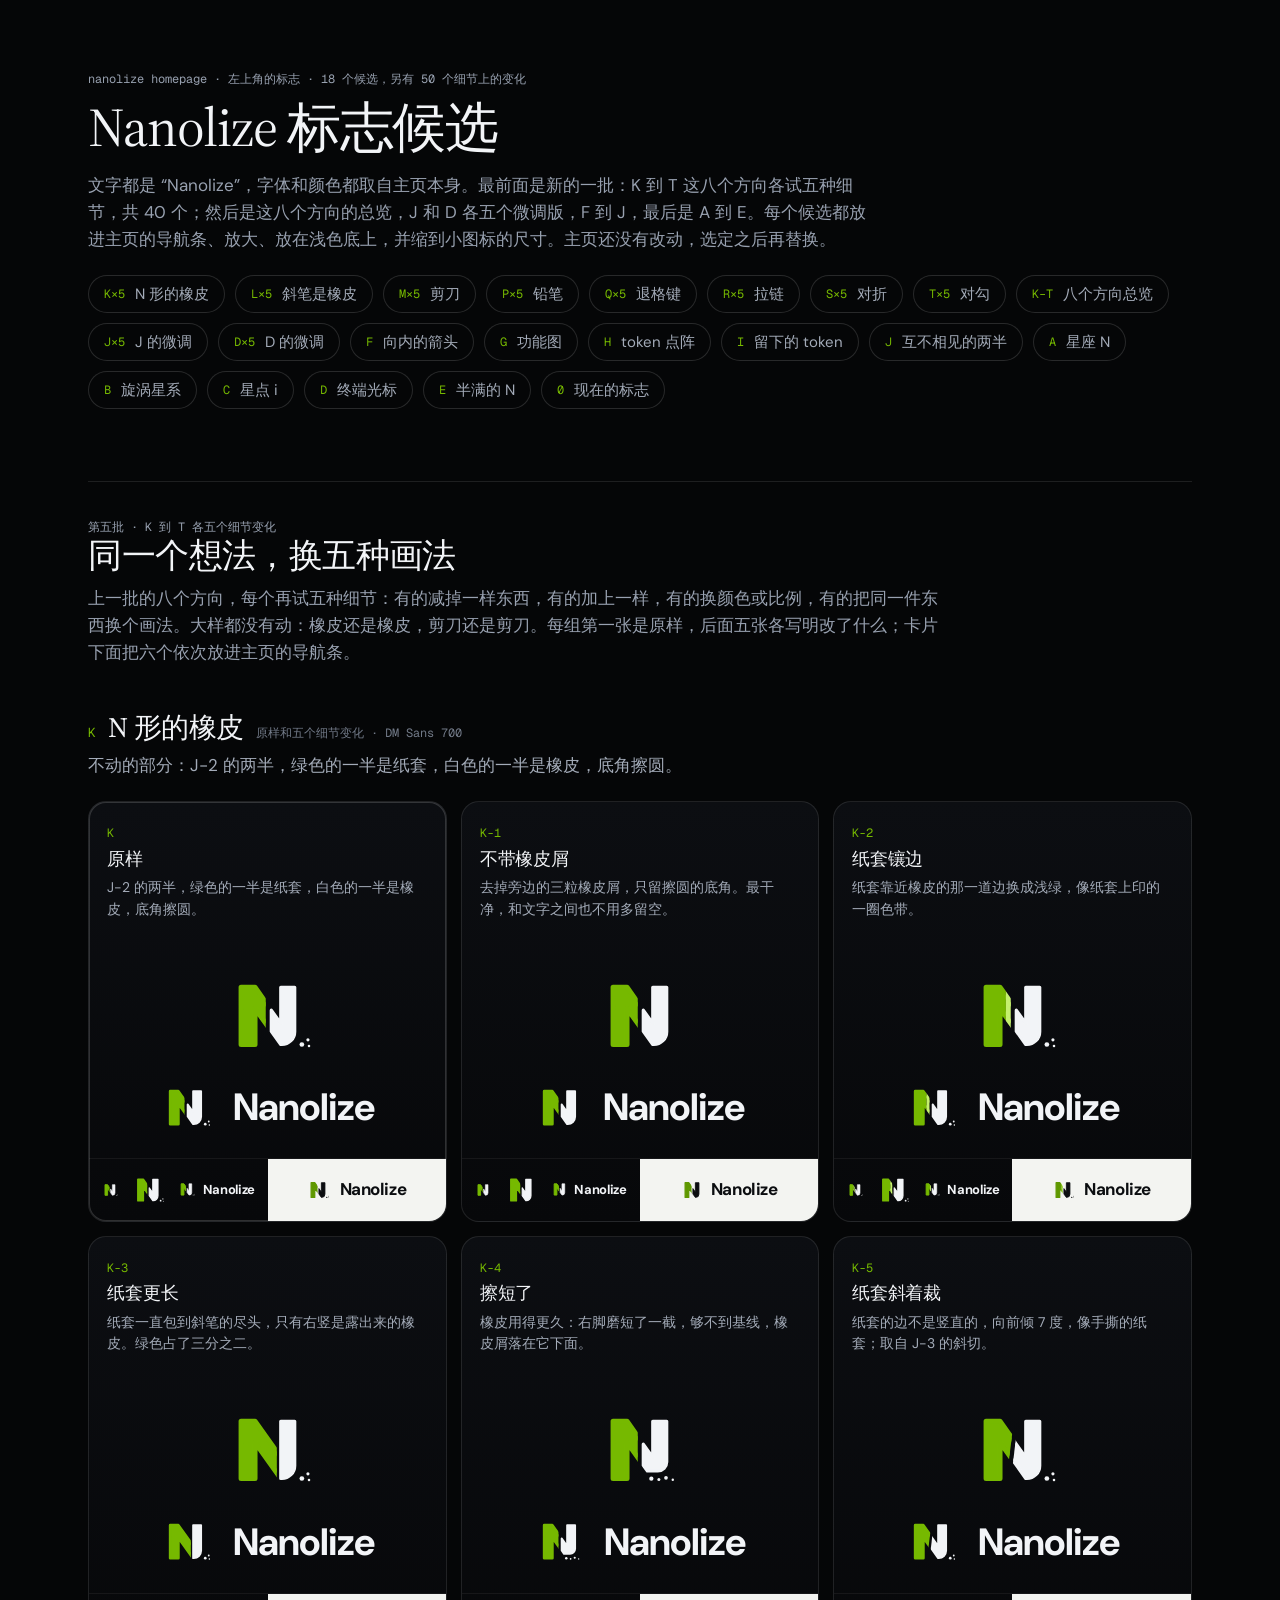
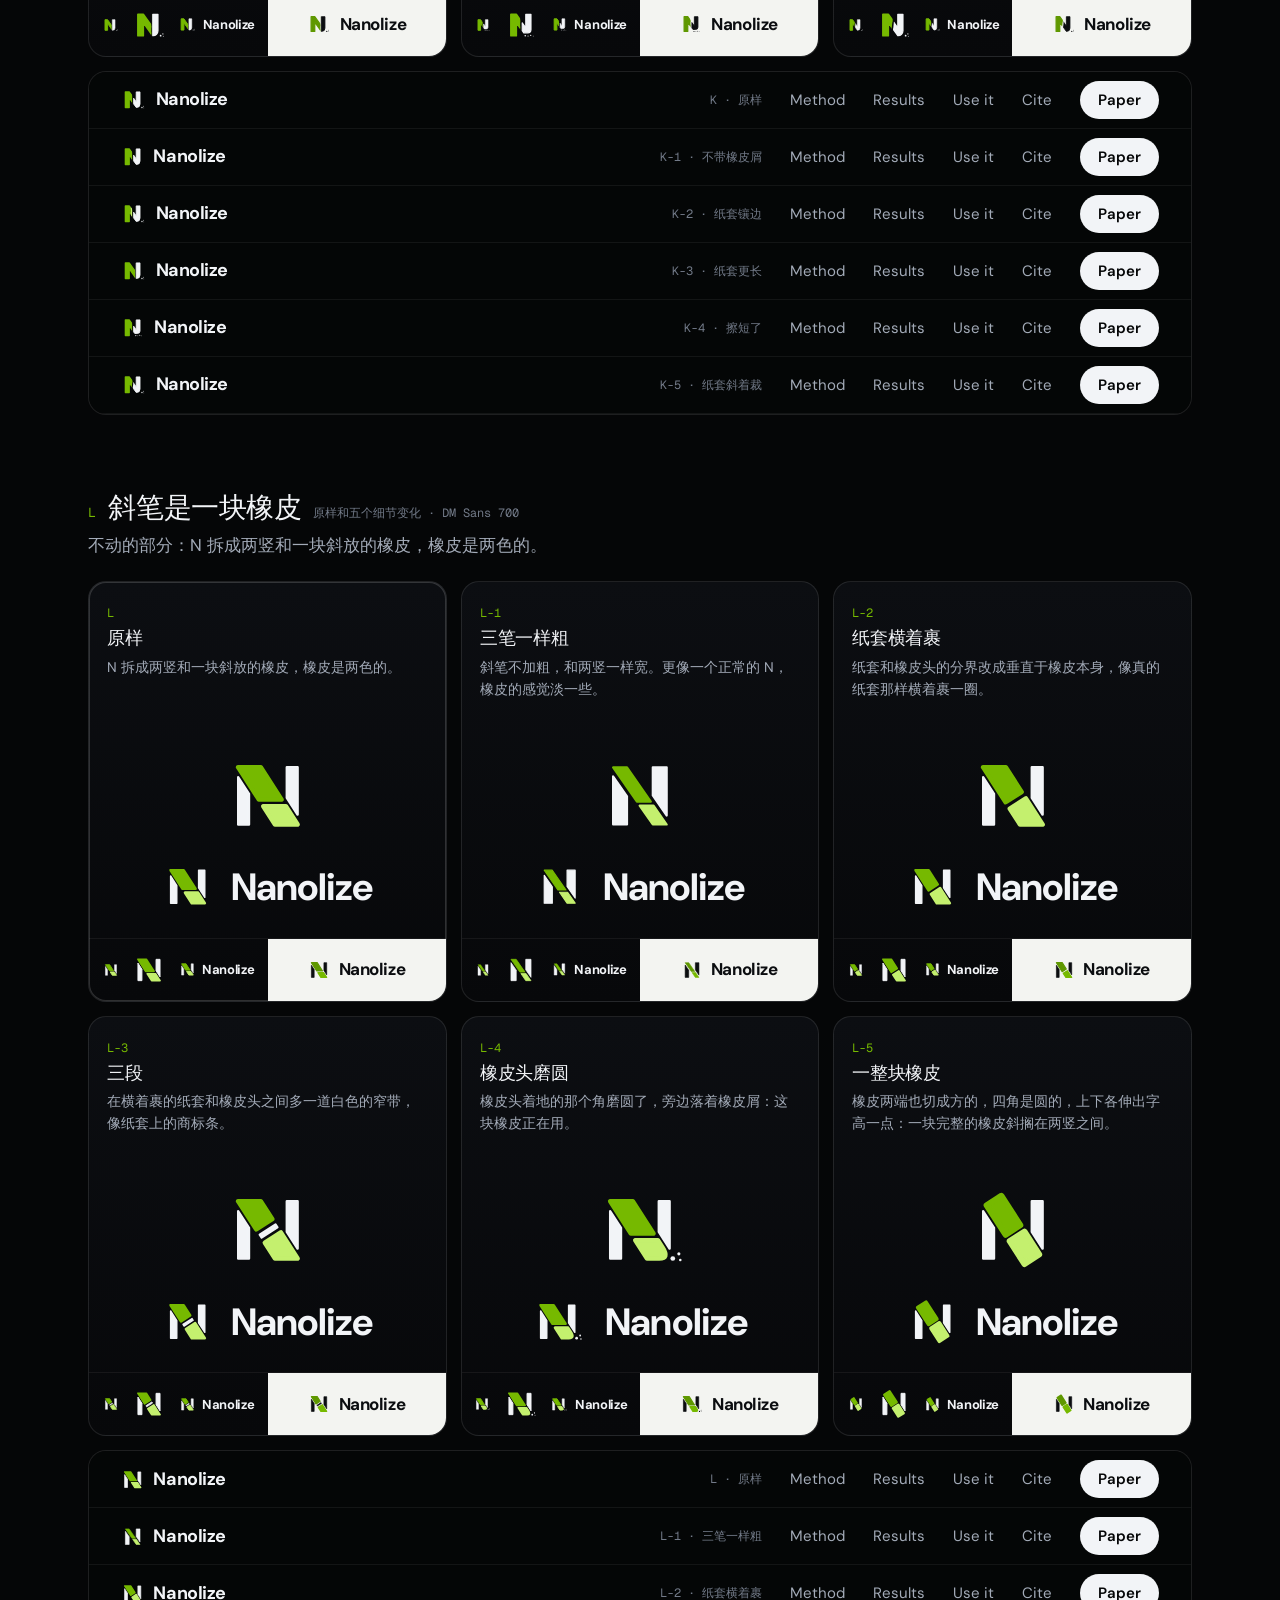
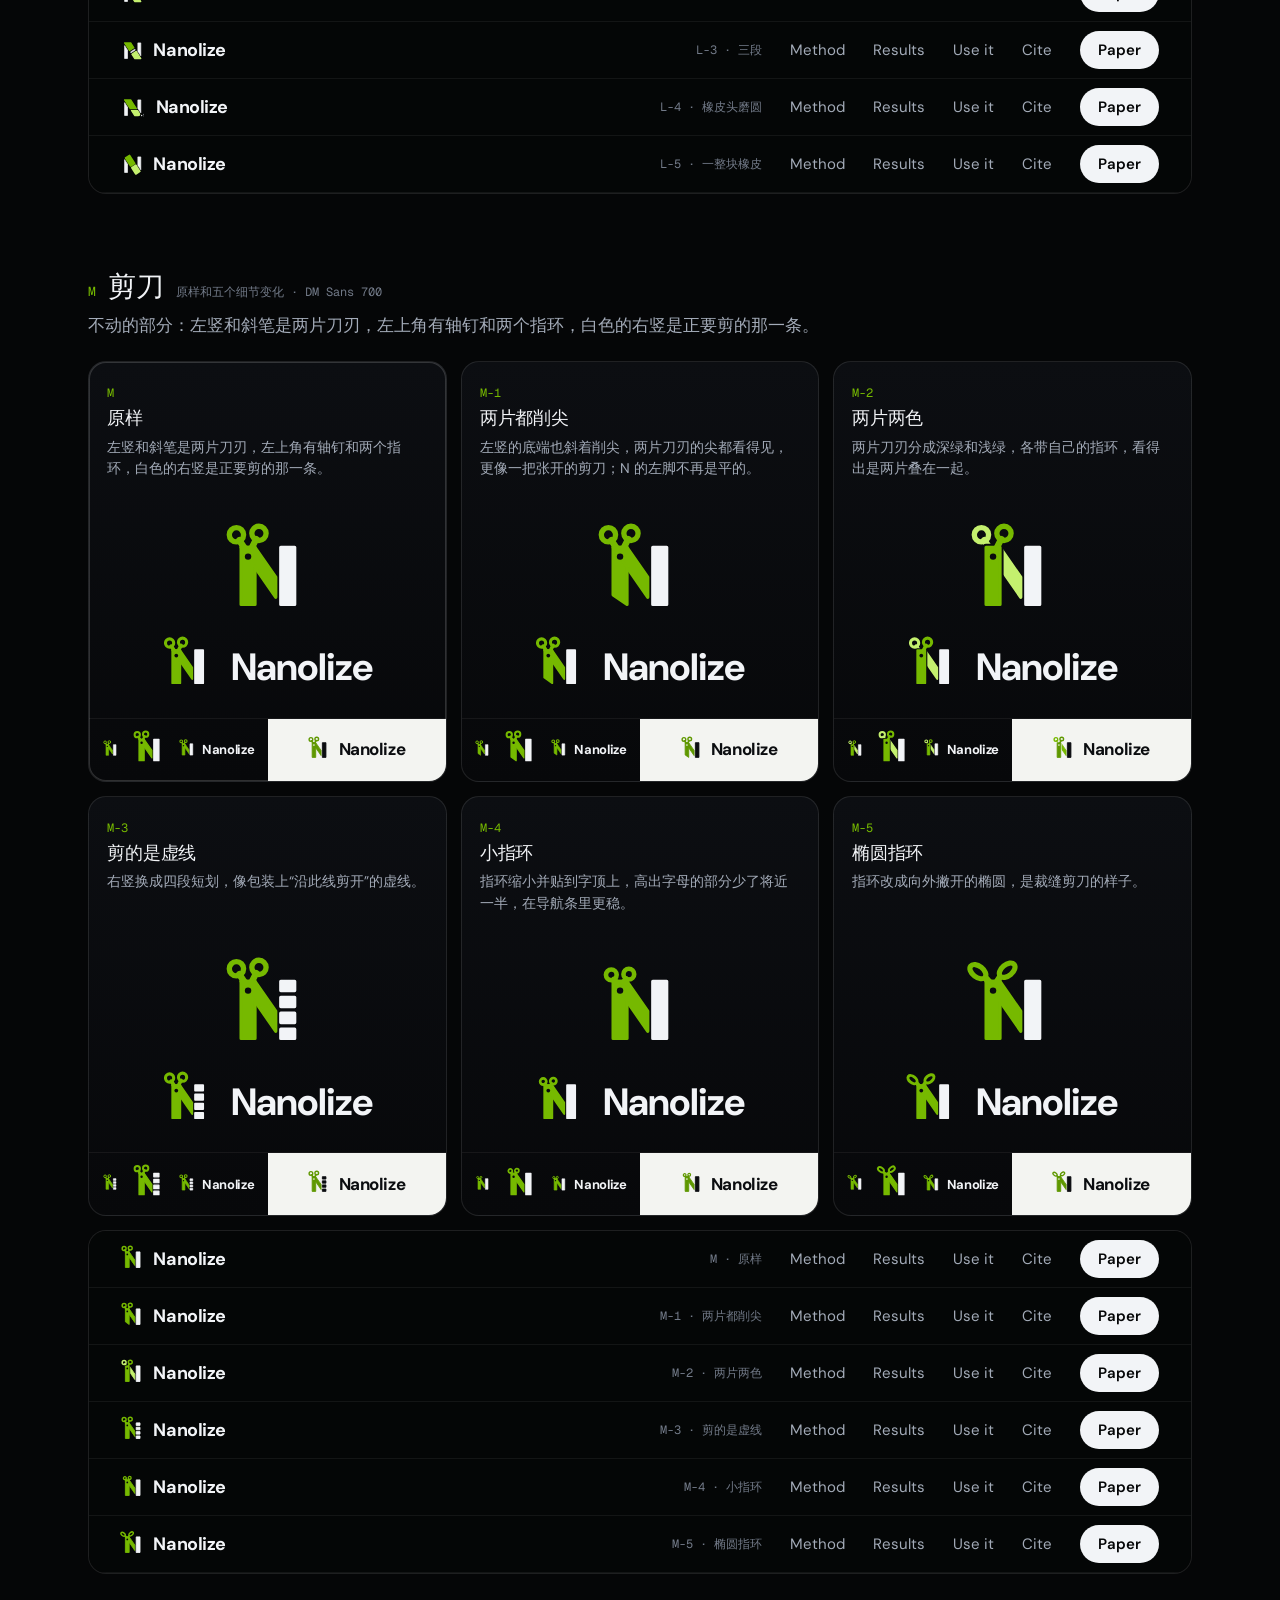
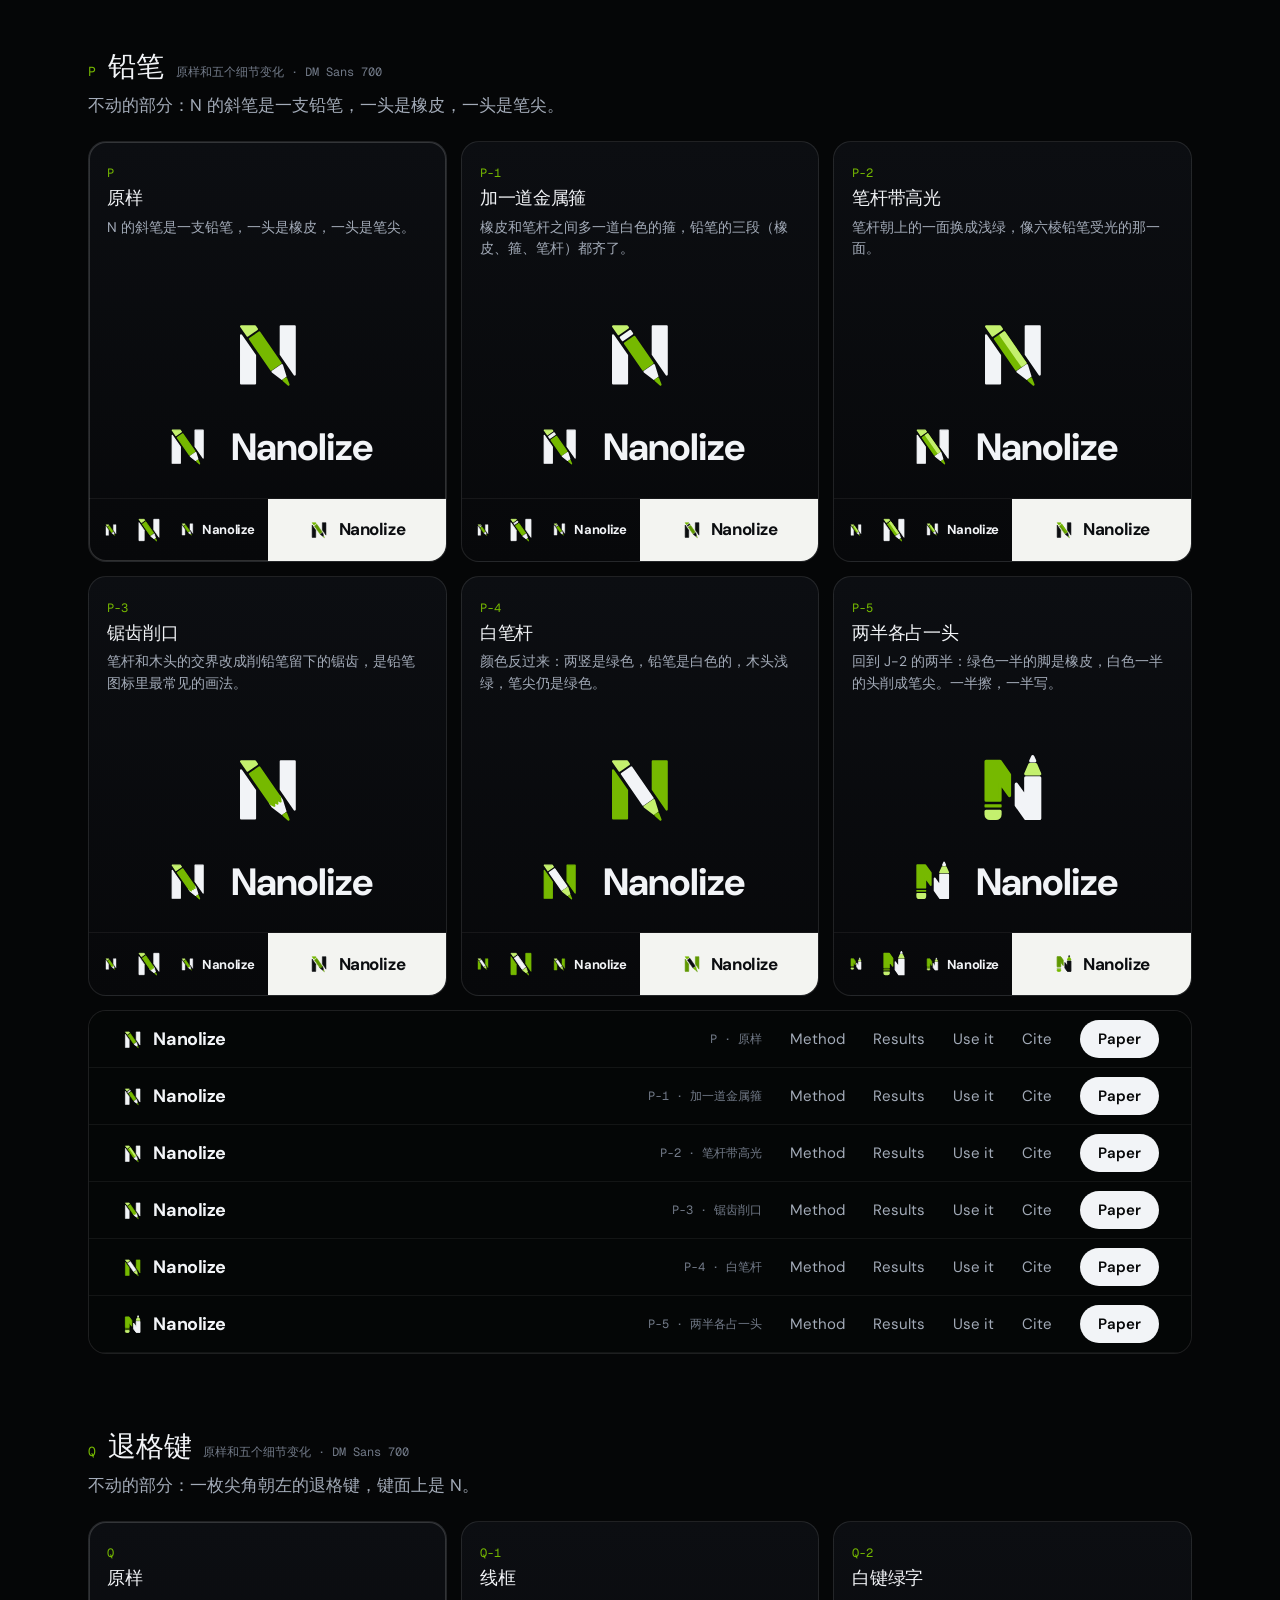
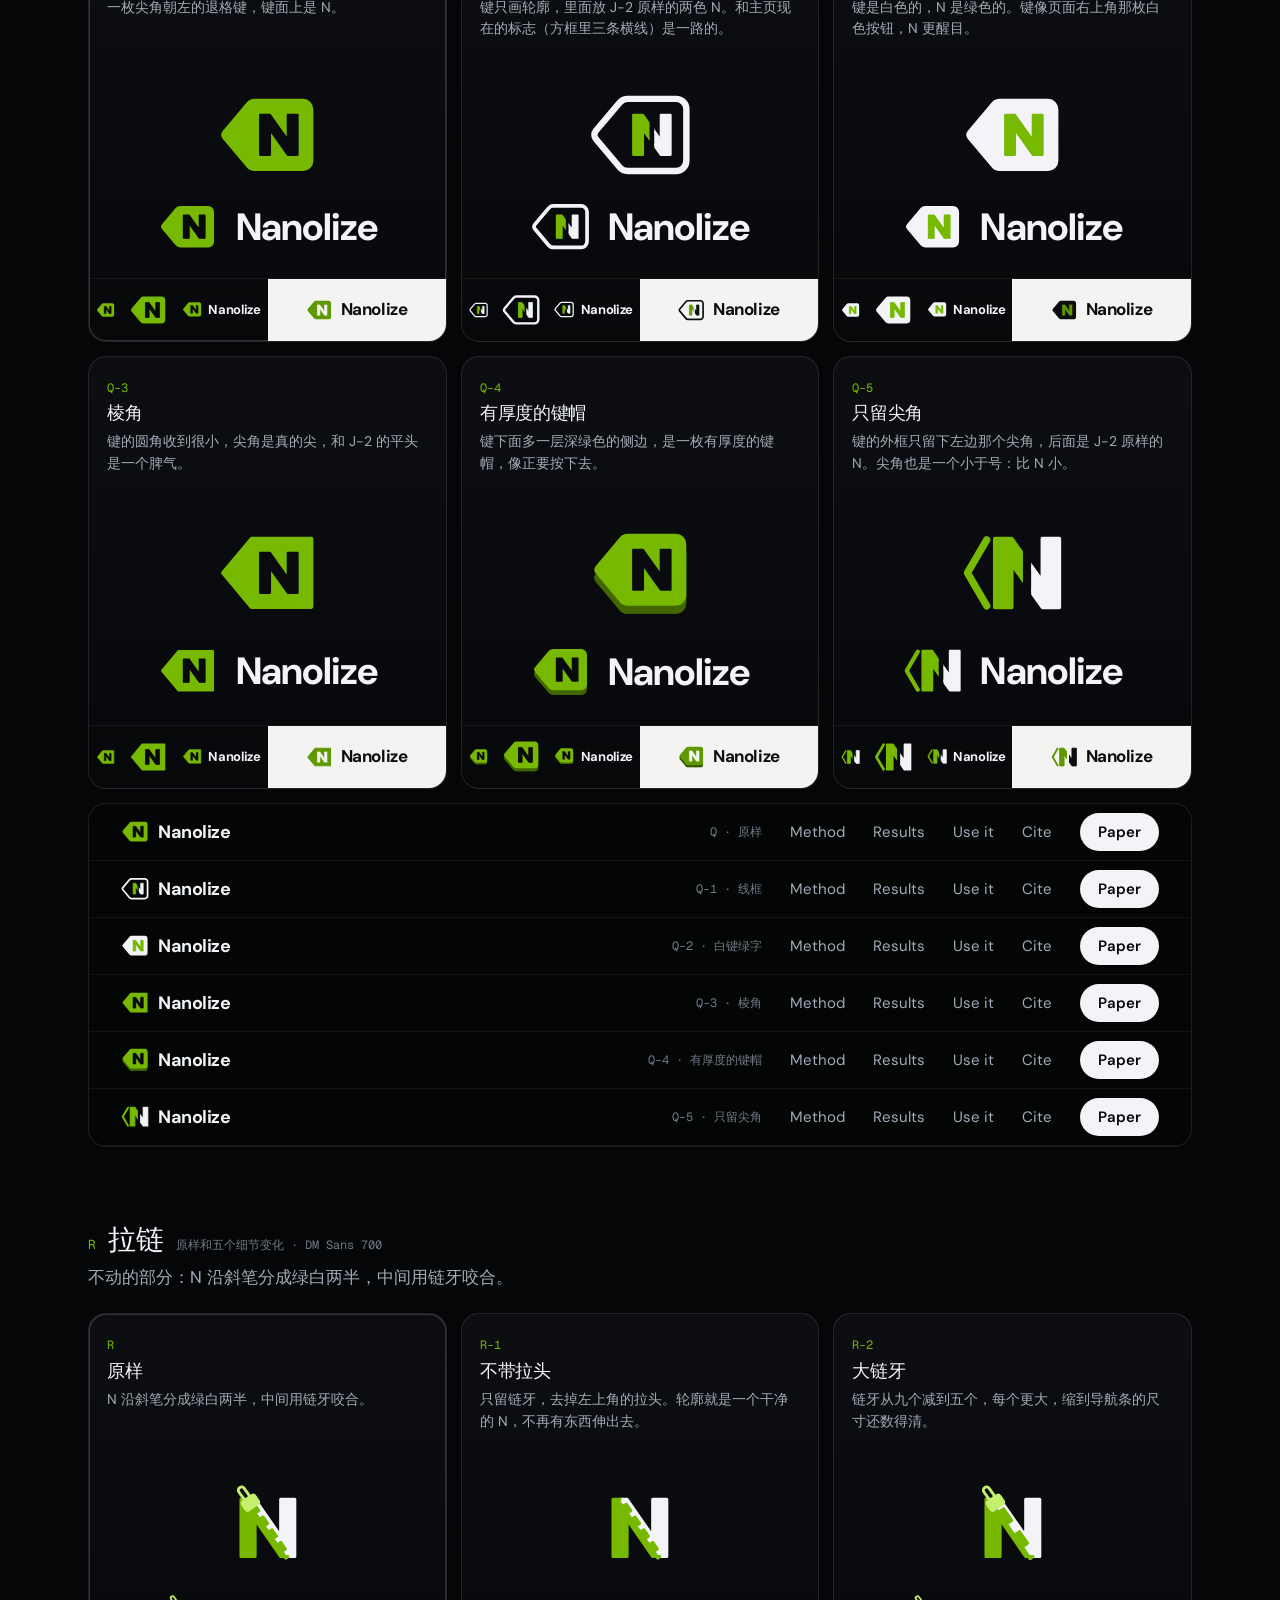
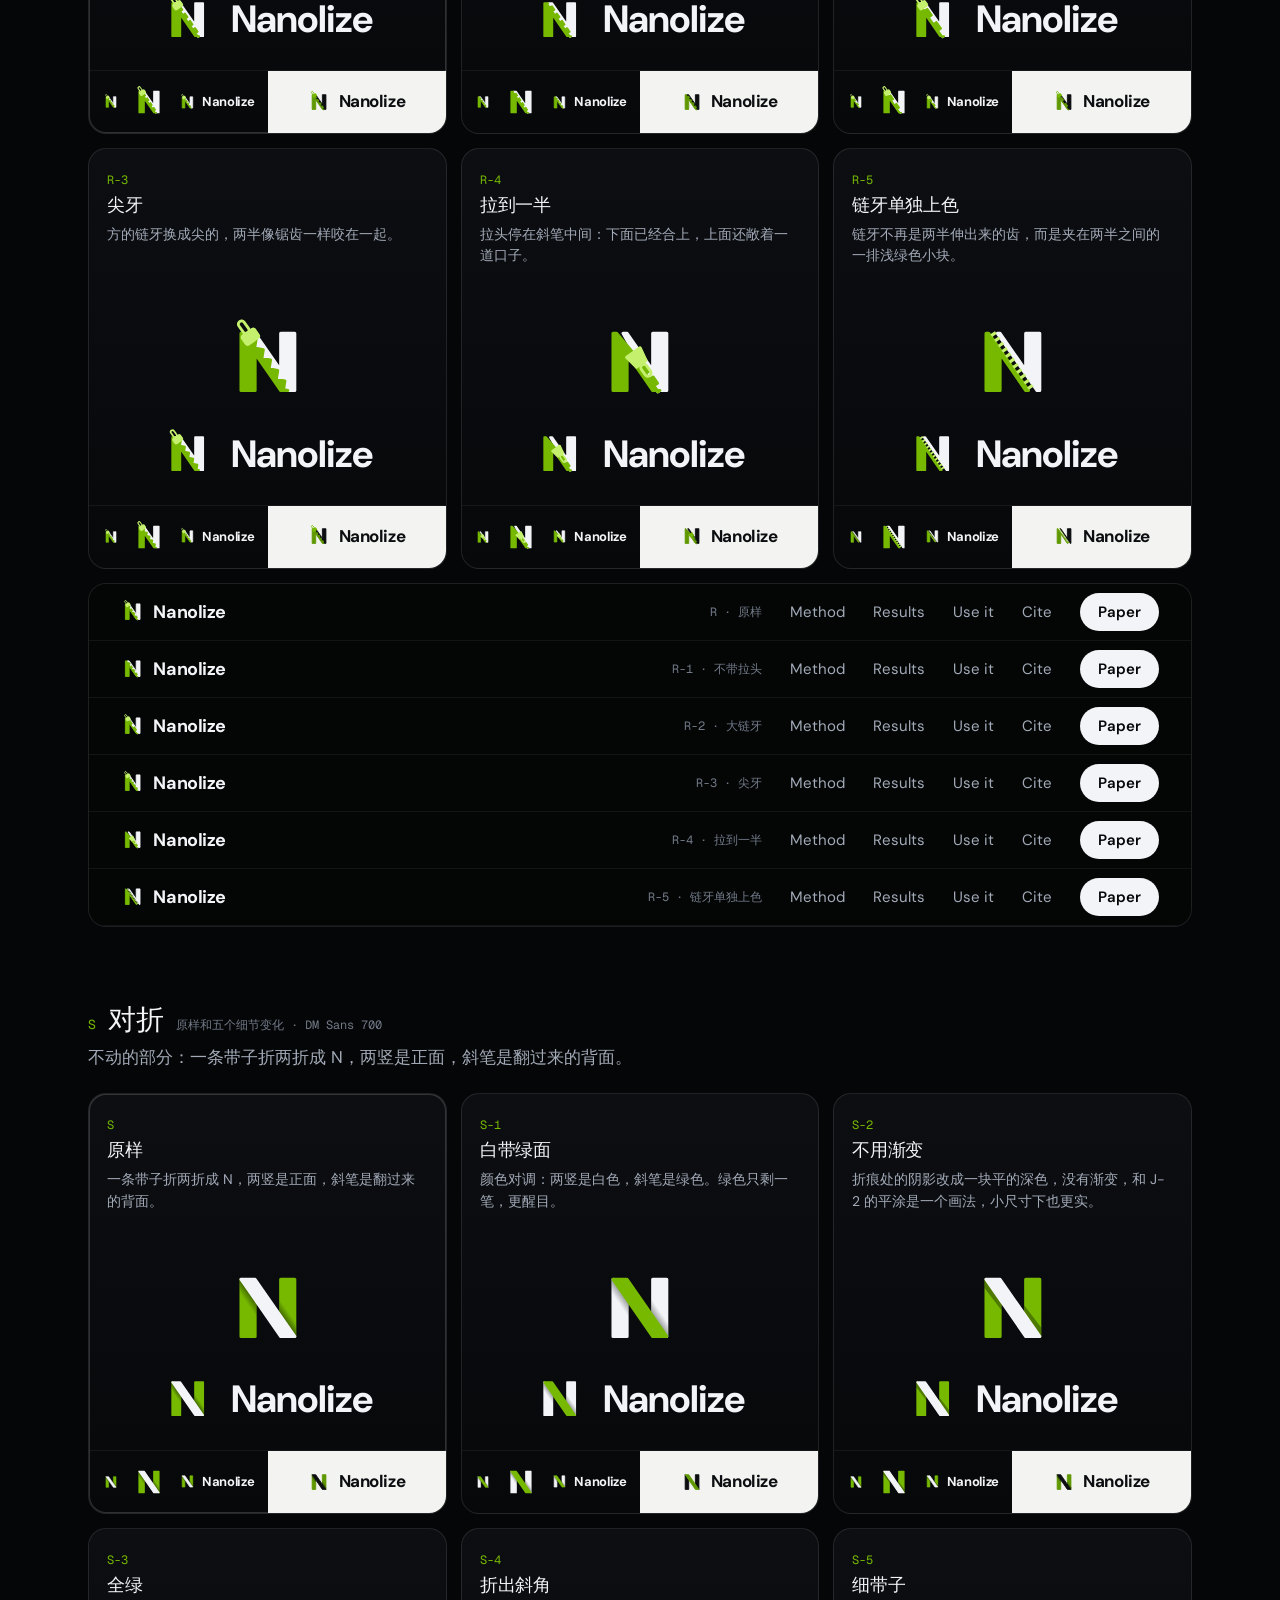
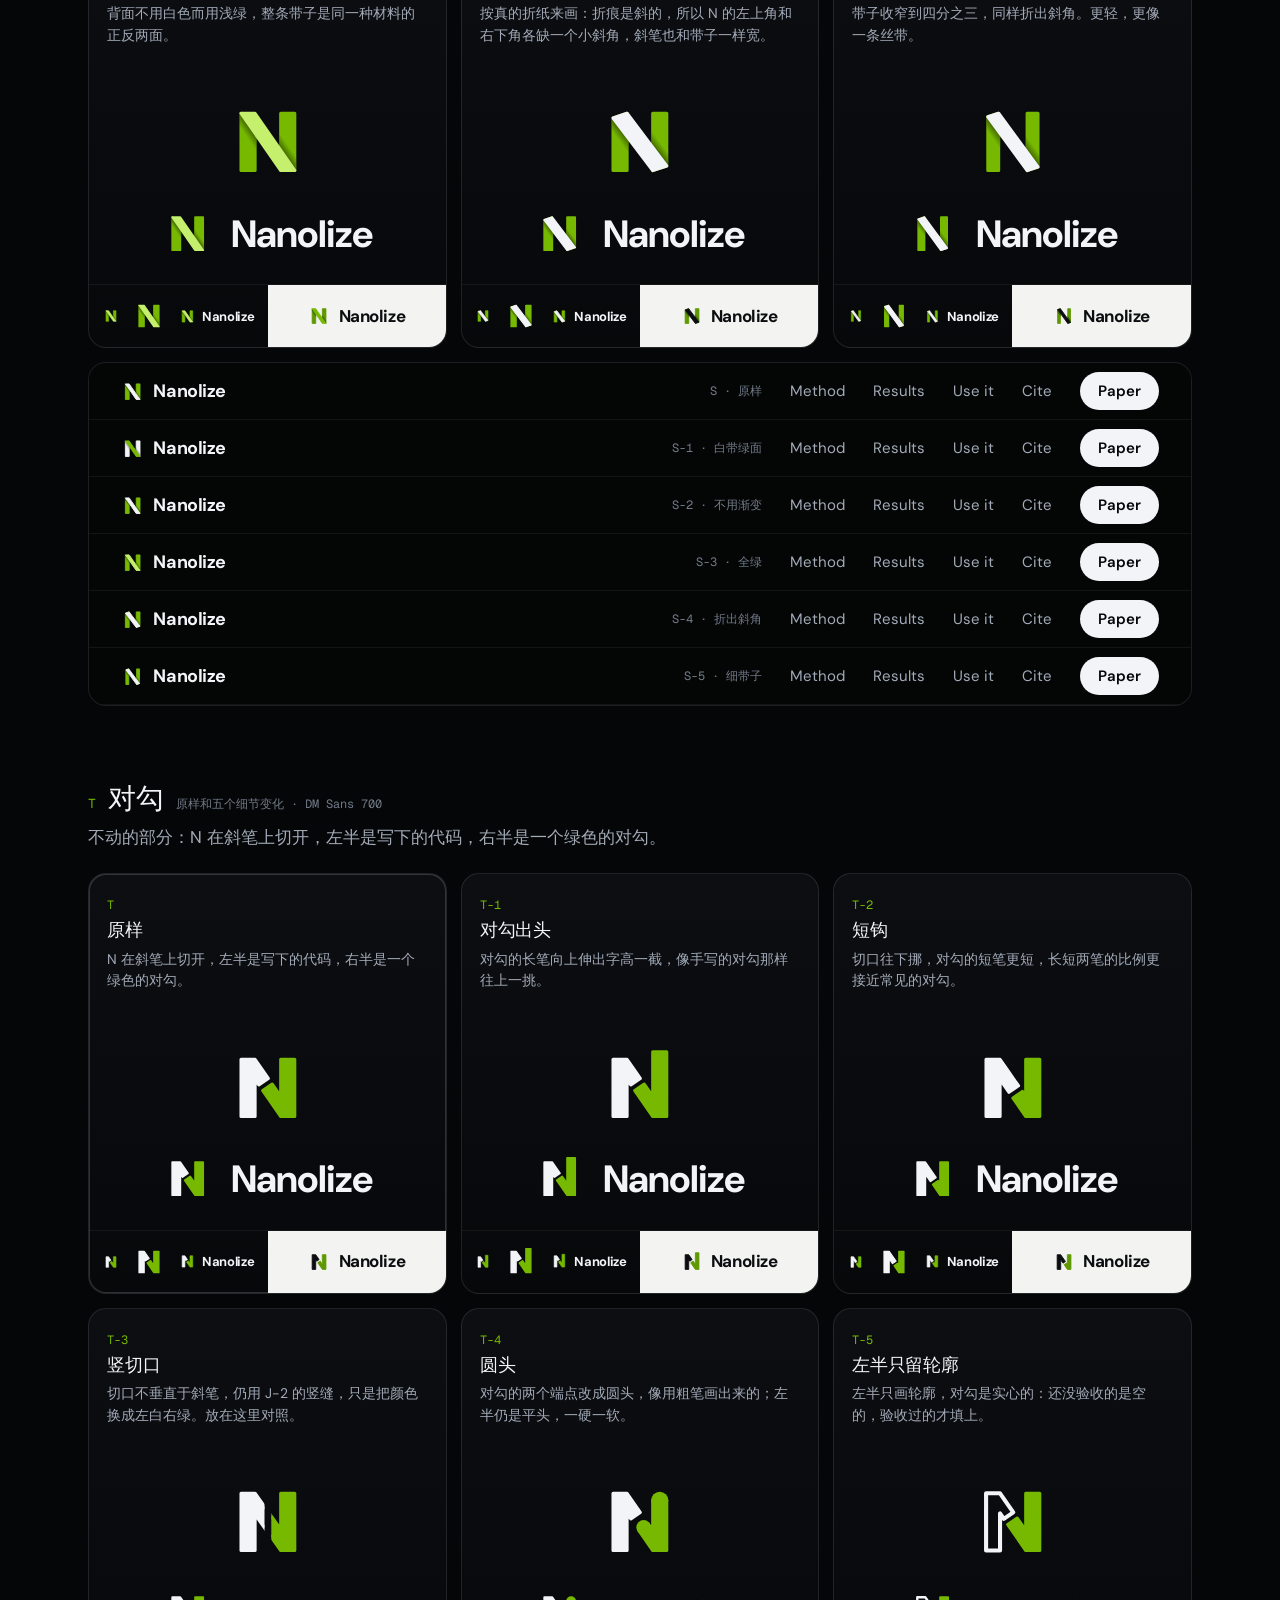
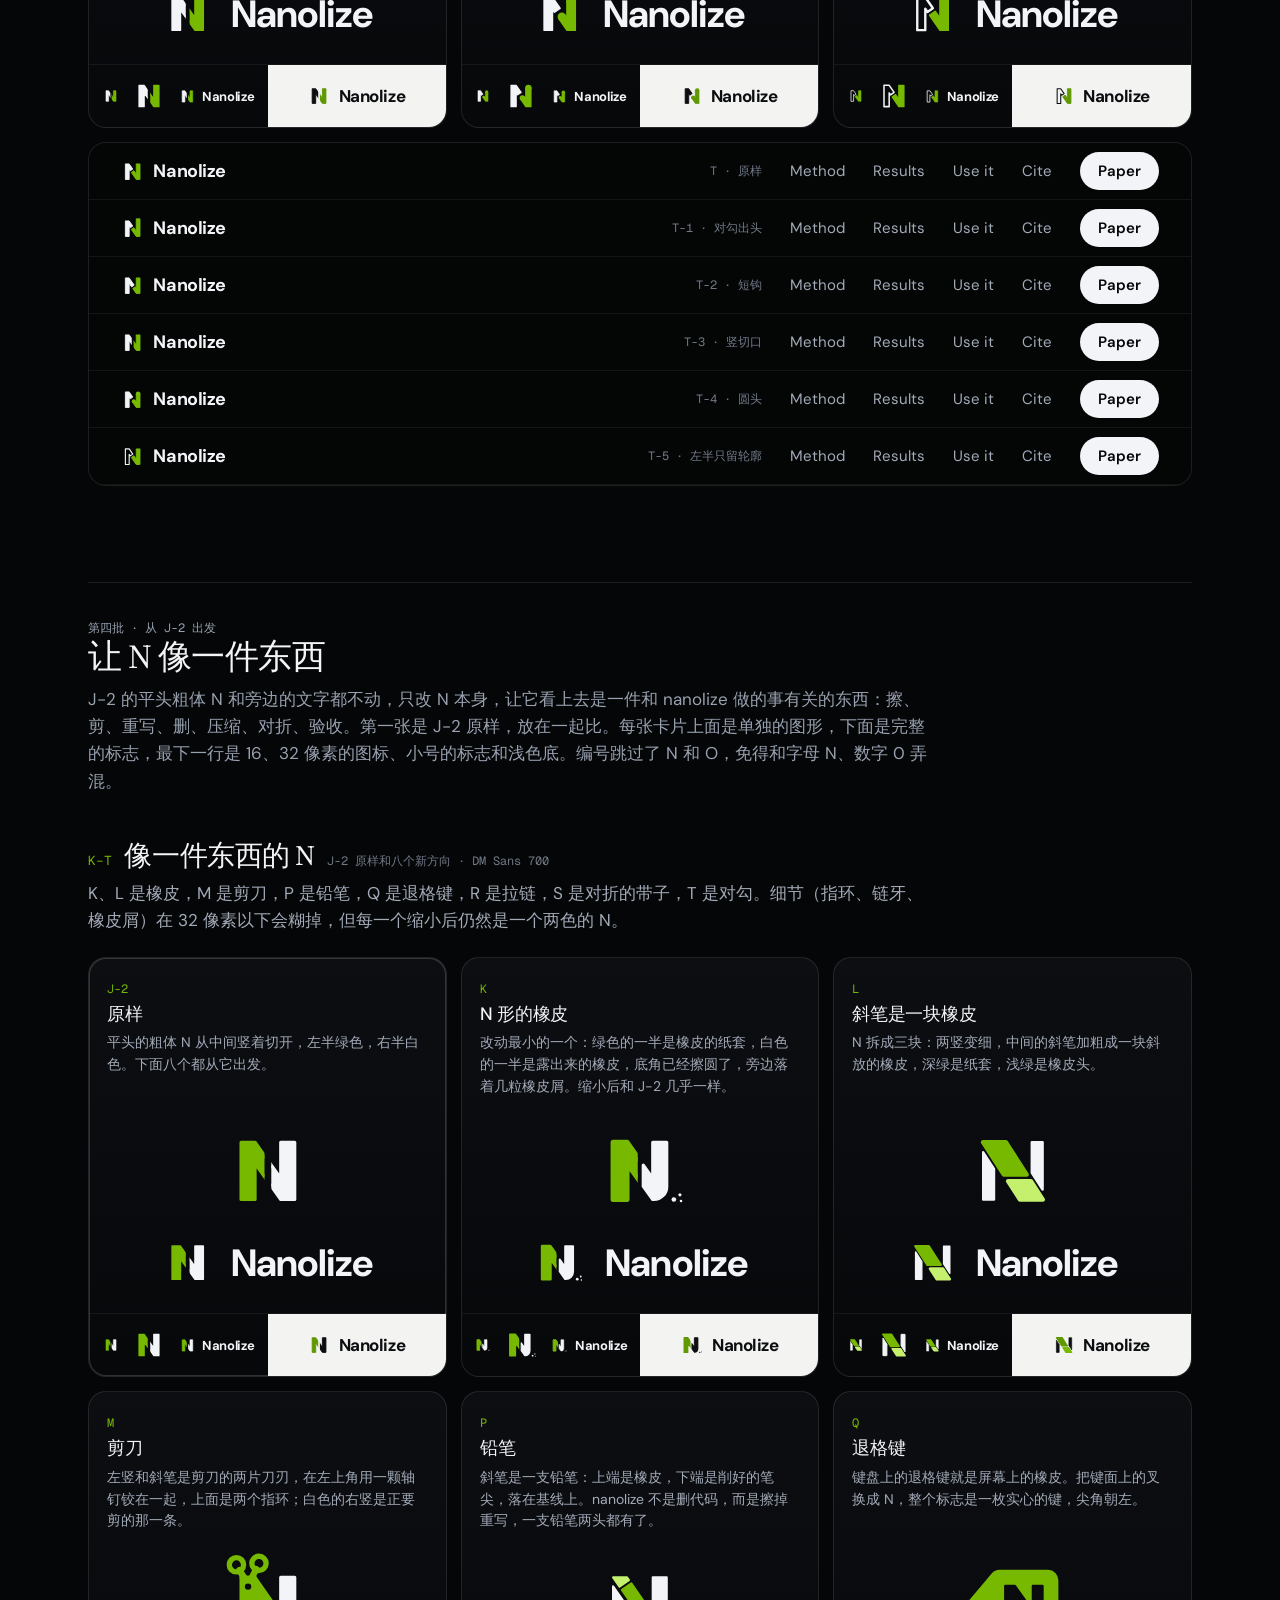
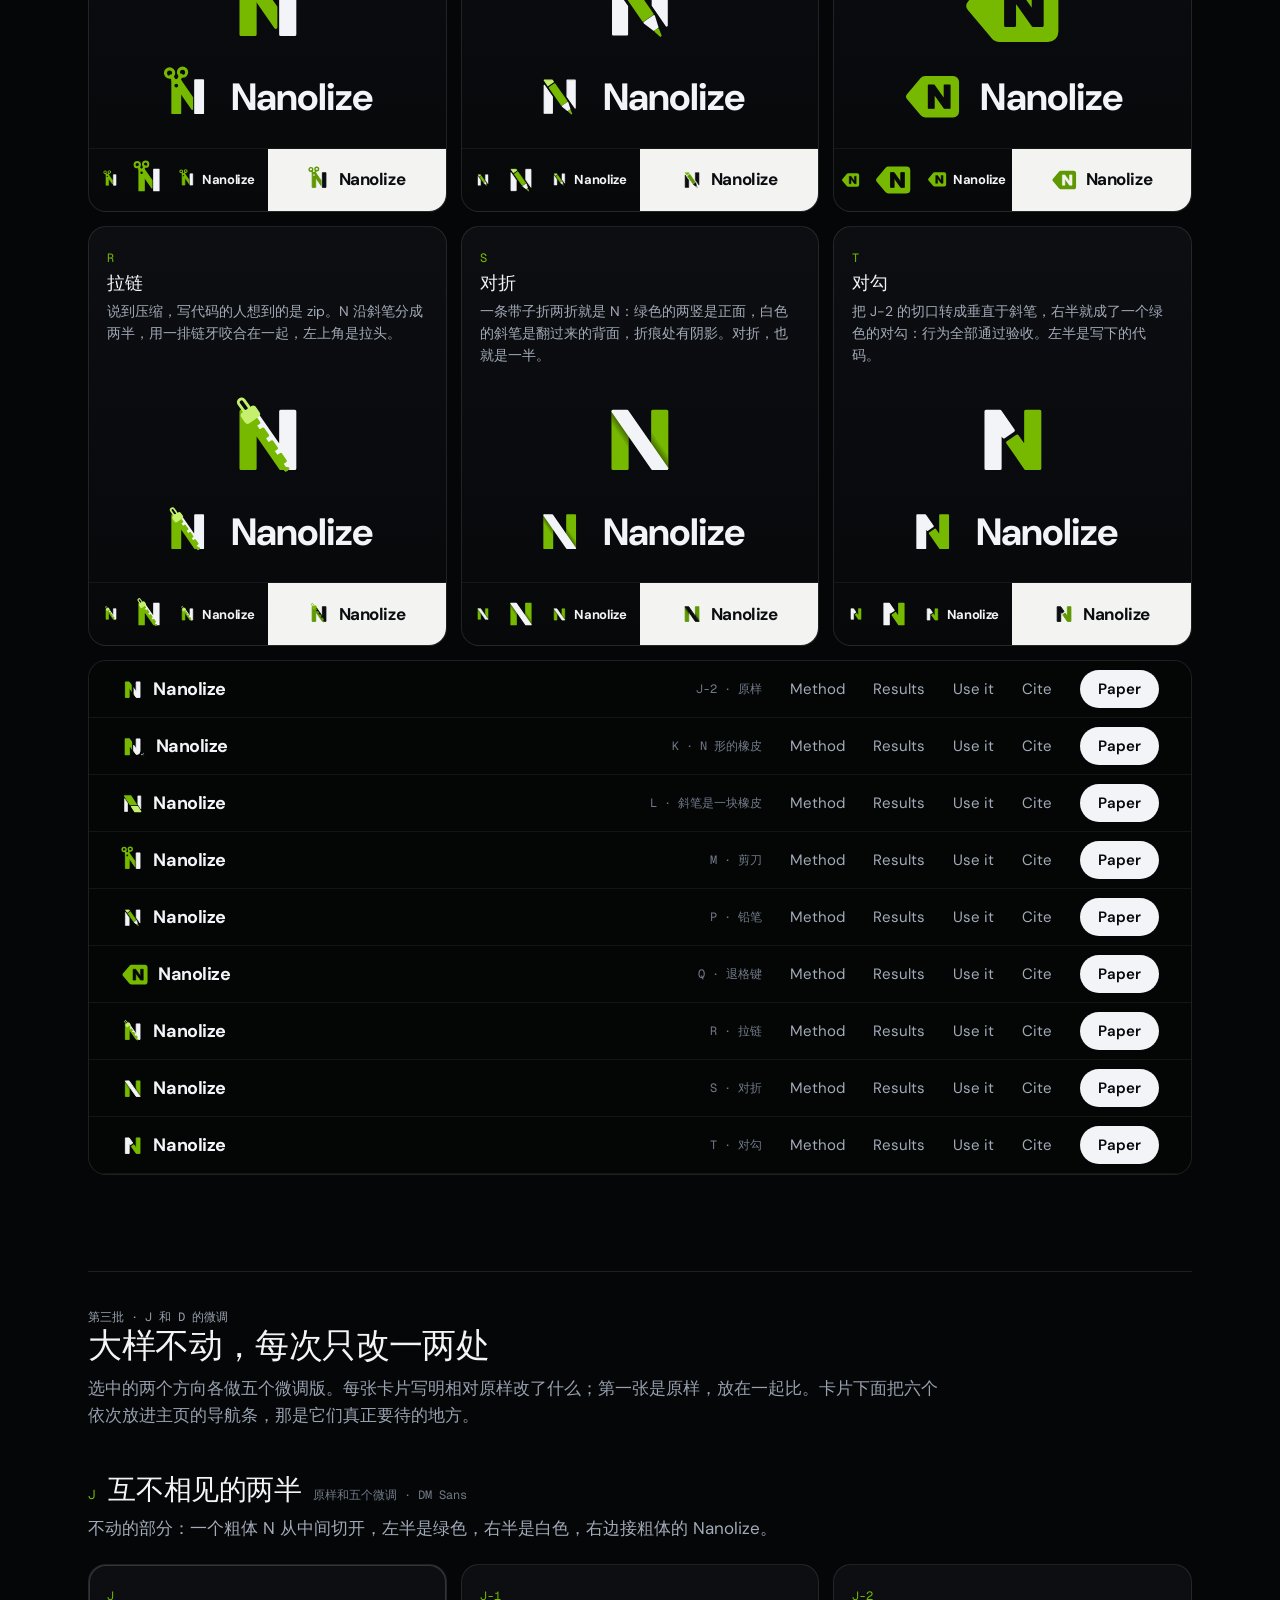
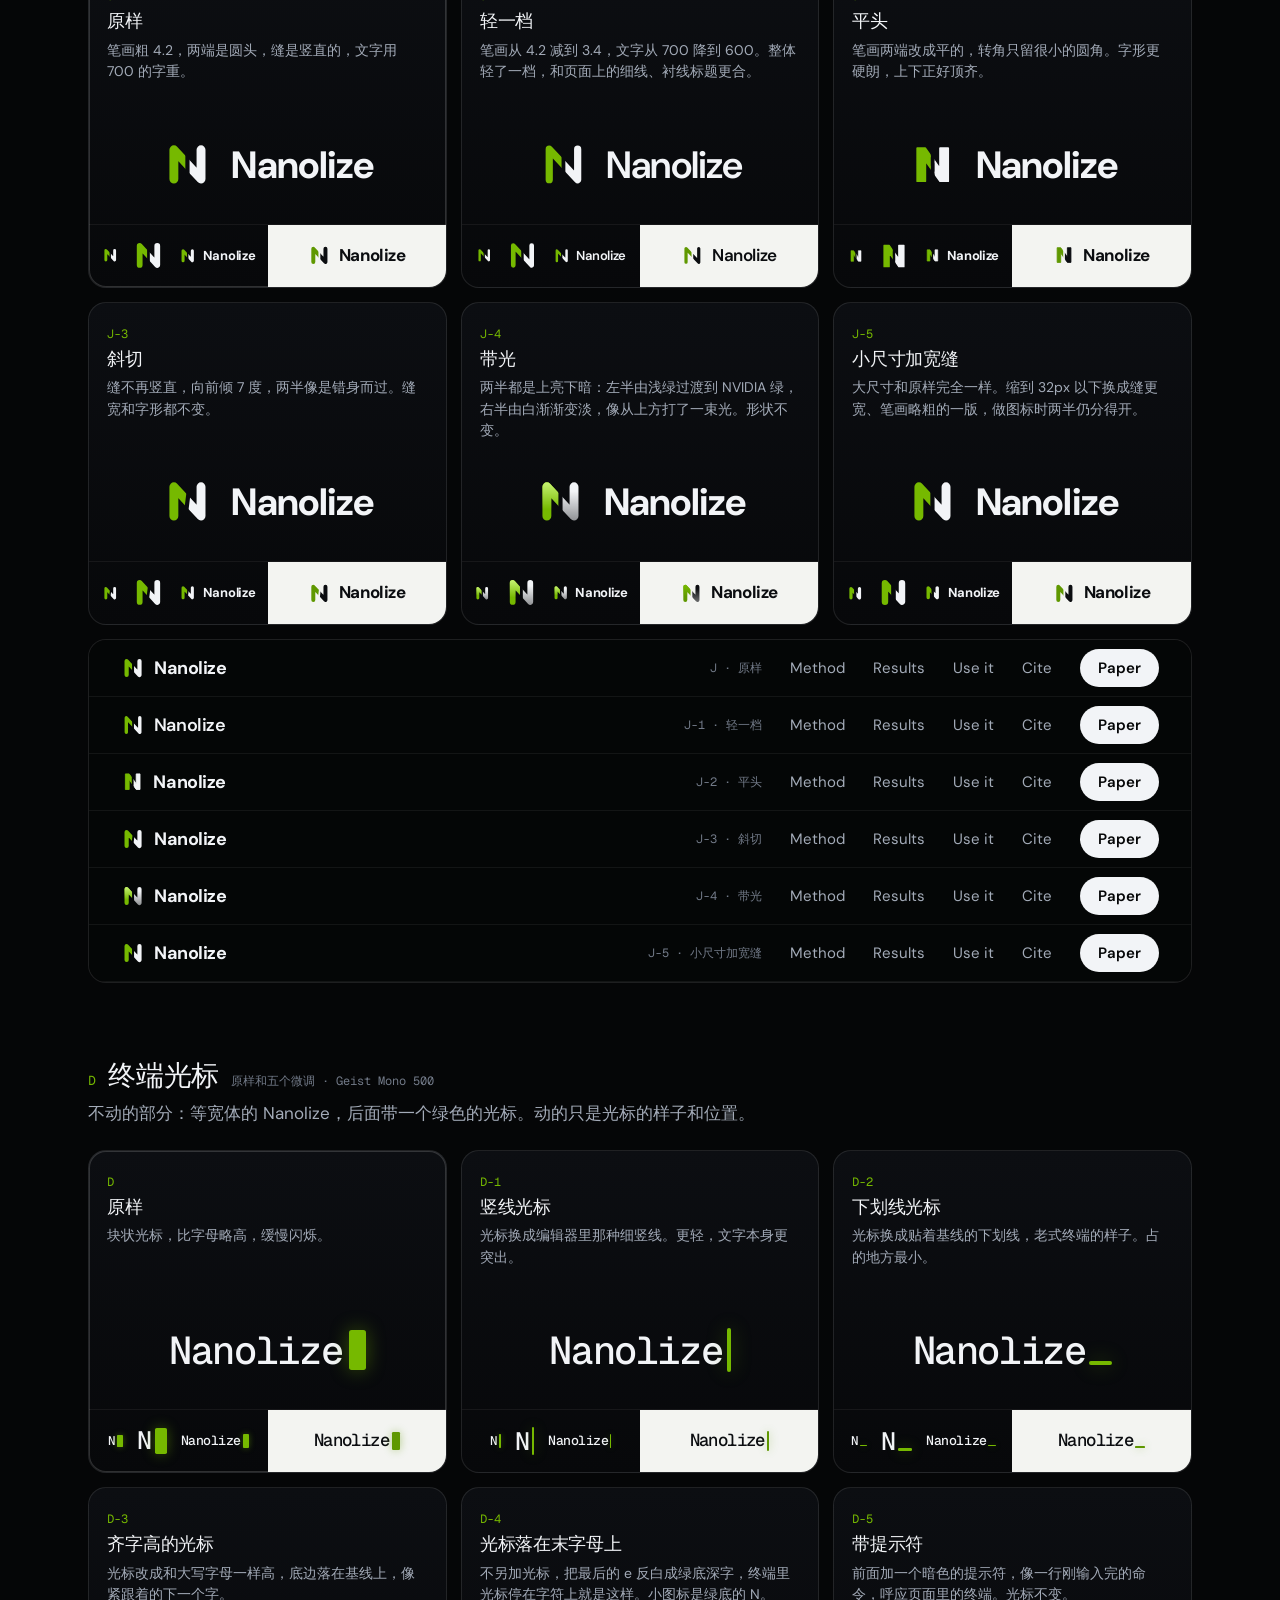
<file: logo/index.html>
<!doctype html>
<html lang="zh-CN">
<head>
<meta charset="utf-8">
<meta name="viewport" content="width=device-width, initial-scale=1">
<meta name="robots" content="noindex">
<title>Nanolize 标志候选</title>
<style>
/* Candidates for the Nanolize mark in the homepage's top bar, newest batch first: five changes of detail for each of K to T,
   the eight that make J-2's N into a thing (K to T), five small adjustments each of J and D, then the first ten (F to J, A to E). This page only shows them: the homepage itself
   is unchanged. The fonts and colours are the homepage's own (src/base.html, src/star/theme.css).
   Each candidate is written once, in a <template> at the end of the page, and the script stamps it wherever a
   data-mark attribute asks for it. Every mark is sized in em, so the same markup is the bar's size at 18px and
   the large showing at 60px. */
@font-face{font-family:"Source Serif 4";font-style:normal;font-weight:300 700;font-display:swap;src:url([data-uri]) format("woff2")}
@font-face{font-family:"DM Sans";font-style:normal;font-weight:300 700;font-display:swap;src:url([data-uri]) format("woff2")}
@font-face{font-family:"Geist Mono";font-style:normal;font-weight:400 600;font-display:swap;src:url([data-uri]) format("woff2")}
:root{
  color-scheme:dark;
  --hi:255,255,255; --g:118,185,0;
  --bg:#050607; --card:linear-gradient(180deg,#0C0E12,#07080A); --nav-bg:rgba(5,6,7,.7);
  --line:rgba(var(--hi),.10); --line-2:rgba(var(--hi),.06);
  --ink:#F2F4F7; --ink-2:#A3ABB8; --ink-3:#727A88; --ink-sub:#98A1B0;
  --grad-a:#fff; --grad-b:#8E97A6;
  --green:#76B900; --green-f:#76B900; --lime:#C4F06E; --tile:#0C0E12; --tile-line:rgba(var(--hi),.2);
  --sans:"DM Sans",system-ui,-apple-system,"Segoe UI",Roboto,"PingFang SC","Microsoft YaHei",sans-serif;
  --serif:"Source Serif 4","Iowan Old Style","Palatino Linotype",Georgia,"Songti SC",serif;
  --mono:"Geist Mono",ui-monospace,"SF Mono",SFMono-Regular,Menlo,Consolas,monospace;
}
*,*::before,*::after{box-sizing:border-box}
body{margin:0;background:var(--bg);color:var(--ink);font-family:var(--sans);font-size:1.0625rem;line-height:1.6;-webkit-font-smoothing:antialiased}
h1,h2,h3,p{margin:0}
a{color:inherit;text-decoration:none}
main{max-width:1180px;margin-inline:auto;padding:56px max(16px,3vw) 110px}
.m{font-family:var(--mono);font-size:.75rem;line-height:1.5;color:var(--ink-3)}
.top h1{font-family:var(--serif);font-weight:400;font-size:clamp(2.2rem,5vw,3.4rem);line-height:1.1;letter-spacing:-.02em;margin-top:10px}
.top p{margin-top:14px;max-width:46em;color:var(--ink-sub)}
.jump{display:flex;flex-wrap:wrap;gap:10px;margin-top:22px}
.jump a{display:inline-flex;align-items:center;gap:10px;height:38px;padding:0 16px;border-radius:999px;box-shadow:inset 0 0 0 1px rgba(var(--hi),.14);font-size:.9375rem;color:var(--ink-2)}
.jump a:hover{box-shadow:inset 0 0 0 1px rgba(var(--hi),.4);color:var(--ink)}
.jump b{font-family:var(--mono);font-weight:400;font-size:.75rem;color:var(--green)}

.cand{margin-top:76px;scroll-margin-top:20px}
.cand h2{font-family:var(--serif);font-weight:400;font-size:1.75rem;line-height:1.2;letter-spacing:-.015em}
.cand h2 b{font-family:var(--mono);font-weight:400;font-size:.8125rem;letter-spacing:0;color:var(--green);margin-right:12px}
.cand h2 span{font-family:var(--mono);font-size:.75rem;letter-spacing:0;color:var(--ink-3);margin-left:12px;white-space:nowrap}
.why{margin:8px 0 20px;max-width:50em;color:var(--ink-2)}

/* the homepage's top bar as it is, over the first lines of the hero */
.frame{border:1px solid var(--line);border-radius:18px;overflow:hidden;background:var(--bg)}
.bar{background:var(--nav-bg);border-bottom:1px solid var(--line-2)}
.bar .wrap{display:flex;align-items:center;gap:28px;min-height:60px;padding-inline:32px}
.bar .mark{margin-right:auto}
.bar nav{display:flex;gap:28px;font-size:.9375rem;color:var(--ink-2)}
.btn{display:inline-flex;align-items:center;justify-content:center;height:38px;padding:0 18px;border-radius:999px;font-weight:600;font-size:.9375rem;white-space:nowrap;background:var(--ink);color:var(--bg)}
.peek{height:150px;padding-top:26px;text-align:center;overflow:hidden;-webkit-mask-image:linear-gradient(180deg,#000 52%,transparent 98%);mask-image:linear-gradient(180deg,#000 52%,transparent 98%)}
.chip{display:inline-flex;align-items:center;gap:8px;padding:7px 14px;border-radius:999px;box-shadow:inset 0 0 0 1px rgba(var(--hi),.14);background:rgba(var(--hi),.04);font-size:.875rem;line-height:1.55;color:var(--ink-2)}
.chip i{width:7px;height:7px;border-radius:50%;background:var(--green-f);box-shadow:0 0 10px rgba(var(--g),.9)}
.peek h3{margin-top:16px;font-family:var(--serif);font-weight:400;font-size:clamp(2.2rem,4.7vw,4.1rem);line-height:1.06;letter-spacing:-.022em;white-space:nowrap;background:linear-gradient(180deg,var(--grad-a) 30%,var(--grad-b));-webkit-background-clip:text;background-clip:text;color:transparent}
@media (max-width:759px){.bar nav{display:none}.bar .wrap{padding-inline:16px}}

.shows{display:grid;grid-template-columns:minmax(0,1.55fr) minmax(0,1fr);gap:14px;margin-top:14px}
.side{display:grid;gap:14px}
.show{position:relative;display:flex;flex-wrap:wrap;align-items:center;justify-content:center;gap:14px 34px;min-height:132px;padding:40px 24px 26px;border:1px solid var(--line);border-radius:18px;background:var(--card);overflow:hidden}
.show>.m{position:absolute;left:16px;top:11px}
.show.big{min-height:278px}
.show.big .mark{font-size:clamp(30px,5.2vw,60px)}
.show.light,.on-light{background:#F3F4F1;border-color:transparent;color:#0B0D10;--ink:#0B0D10;--green-f:#5F9800;--lime:#76B900;--g:95,152,0;--tile:#fff;--tile-line:rgba(11,13,16,.2)}
.show.light>.m{color:#6C7480}
.show.light .mark{font-size:26px}
.small{font-size:13px!important}
.i16{font-size:12.3px!important}
.i32{font-size:24.6px!important}
.i64{font-size:44px!important}
@media (max-width:820px){.shows{grid-template-columns:minmax(0,1fr)}}

/* ============================== the marks ==============================
   .mark is the whole lockup (symbol and word), .ico the symbol alone. Colours come from --ink, --green-f and
   --lime, so a mark follows the ground it stands on. */
.mark,.ico{display:inline-flex;align-items:center;font-size:18px;line-height:1;white-space:nowrap;color:var(--ink);font-family:var(--sans);font-weight:600;letter-spacing:-.015em}
.mark{gap:.56em}
.sym{display:block;flex:none;width:1.3em;height:1.3em;overflow:visible}

/* now: the mark the homepage has today */
.lg-now .sym{width:1.22em;height:1.22em}

/* A, the constellation N */
.lg-a{gap:.5em}
.lg-a .sym{width:1.36em;height:1.36em}
.lg-a .wm{letter-spacing:-.02em}

/* B, the spiral galaxy */
.lg-b{gap:.42em}
.lg-b .sym{width:2.1em;height:1.23em}
.lg-b .wm{font-family:var(--serif);font-weight:400;font-size:1.3em;letter-spacing:-.012em}

/* C, the star on the i */
.lg-c .wm{font-family:var(--serif);font-weight:400;font-size:1.38em;letter-spacing:-.012em}
.lg-c .ti{position:relative;display:inline-block}
.lg-c .star{position:absolute;left:50%;top:.005em;width:.32em;height:.32em;margin-left:-.16em;overflow:visible;fill:var(--lime);filter:drop-shadow(0 0 .16em rgba(var(--g),.95))}
.ico.lg-c .wm{position:relative;padding-right:.2em}
.ico.lg-c .star{left:auto;right:-.1em;top:-.02em;margin:0;width:.42em;height:.42em}

/* D, the terminal cursor */
.lg-d{gap:.17em}
.lg-d .wm{font-family:var(--mono);font-weight:500;font-size:1.02em;letter-spacing:-.035em}
.lg-d .cur{display:block;width:.46em;height:1.04em;border-radius:.07em;background:var(--green-f);box-shadow:0 0 .5em rgba(var(--g),.42);animation:cur 1.25s steps(1,end) infinite}
@keyframes cur{0%{opacity:1}58%{opacity:.16}}
@media (prefers-reduced-motion: reduce){.lg-d .cur{animation:none}}

/* E, the half-filled N */
.lg-e{gap:.5em}
.lg-e .sym{width:1.3em;height:1.3em}
.lg-e .wm{font-weight:400;letter-spacing:-.02em}
.lg-e .wm b{font-weight:700}

/* F, after the NextTransformer mark */
.lg-f{gap:.48em}
.lg-f .sym{width:1.6em;height:1.6em}
.lg-f .wm{letter-spacing:-.02em}

/* G, the capability graph */
.lg-g{gap:.44em}
.lg-g .sym{width:1.46em;height:1.46em}
.lg-g .wm{font-family:var(--serif);font-weight:400;font-size:1.3em;letter-spacing:-.012em}

/* H, the grid of tokens */
.lg-h{gap:.54em}
.lg-h .sym{width:1.28em;height:1.28em}
.lg-h .wm{font-family:var(--mono);font-weight:500;font-size:1.02em;letter-spacing:-.035em}

/* I, the token that stays */
.lg-i .wm{display:inline-flex;align-items:baseline;font-weight:500;letter-spacing:-.02em}
.lg-i .tok{padding:.27em .34em .29em;margin-right:.1em;border-radius:.34em;background:#76B900;color:#050607;font-weight:700}
.ico.lg-i .tok{margin:0;padding:.2em .36em .22em;border-radius:.3em}

/* J, the two halves that never meet */
.lg-j{gap:.48em}
.lg-j .sym{width:1.34em;height:1.34em}
.lg-j .wm{font-weight:700;letter-spacing:-.025em}

/* the mark a candidate refers to, shown beside its description */
.ref{display:flex;flex-wrap:wrap;align-items:center;gap:10px 18px;margin:-6px 0 20px}
.ref svg{display:block;width:44px;height:44px}
.ref i{font-style:normal;color:var(--ink-3)}
.batch{margin-top:96px;padding-top:26px;border-top:1px solid var(--line)}
.batch h2{font-family:var(--serif);font-weight:400;font-size:2.1rem;line-height:1.15;letter-spacing:-.018em}
.batch p{margin-top:10px;max-width:50em;color:var(--ink-sub)}
.batch+.cand{margin-top:44px}

/* ============================== third batch: J and D, five small adjustments each ============================== */
/* J-1 lighter; J-2 flat ends; J-3 a leaning cut; J-4 lit from above; J-5 a wider cut at small sizes */
.lg-j1,.lg-j2,.lg-j3,.lg-j4,.lg-j5{gap:.48em}
.lg-j1 .sym,.lg-j3 .sym,.lg-j4 .sym,.lg-j5 .sym{width:1.34em;height:1.34em}
.lg-j2 .sym{width:1.3em;height:1.3em}
.lg-j2 .wm,.lg-j3 .wm,.lg-j4 .wm,.lg-j5 .wm{font-weight:700;letter-spacing:-.025em}
.lg-j1{gap:.46em}
.lg-j1 .wm{font-weight:600;letter-spacing:-.022em}
.lg-j5 .sym.s,.lg-j5.small .sym.l,.lg-j5.i16 .sym.l,.lg-j5.i32 .sym.l{display:none}
.lg-j5.small .sym.s,.lg-j5.i16 .sym.s,.lg-j5.i32 .sym.s{display:block}

/* D-1 a bar; D-2 an underscore; D-3 a block as tall as a capital; D-4 the last letter in reverse; D-5 a prompt in front */
.lg-d1 .wm,.lg-d2 .wm,.lg-d3 .wm,.lg-d4 .wm,.lg-d5 .wm{font-family:var(--mono);font-weight:500;font-size:1.02em;letter-spacing:-.035em}
.lg-d1 .cur,.lg-d2 .cur,.lg-d3 .cur,.lg-d5 .cur{display:block;background:var(--green-f);box-shadow:0 0 .5em rgba(var(--g),.42);animation:cur 1.25s steps(1,end) infinite}
.lg-d1{gap:.11em} .lg-d1 .cur{width:.11em;height:1.14em;border-radius:.055em}
.lg-d2{gap:.1em} .lg-d2 .cur{align-self:flex-end;width:.6em;height:.115em;margin-bottom:.115em;border-radius:.05em}
.lg-d3{gap:.15em} .lg-d3 .cur{width:.52em;height:.725em;border-radius:.06em;transform:translateY(-.012em)}
.lg-d4{gap:0}
.lg-d4 .inv{display:inline-block;margin-left:.07em;padding:.13em .075em .15em;border-radius:.07em;background:var(--green-f);color:#050607;box-shadow:0 0 .5em rgba(var(--g),.42);animation:inv 1.25s steps(1,end) infinite}
.ico.lg-d4 .inv{margin:0;padding:.13em .16em .15em}
@keyframes inv{58%{background:transparent;color:inherit;box-shadow:none}}
.lg-d5{gap:.17em} .lg-d5 .cur{width:.46em;height:1.04em;border-radius:.07em}
.lg-d5 .pr{margin-right:.2em;color:var(--ink-3);font-family:var(--mono);font-weight:500;font-size:1.02em}
@media (prefers-reduced-motion: reduce){.lg-d1 .cur,.lg-d2 .cur,.lg-d3 .cur,.lg-d5 .cur,.lg-d4 .inv{animation:none}}

/* ============================== fourth batch: J-2's N made into a thing ==============================
   The word and its weight are J-2's; only the N changes. K a rubber, L a rubber for the diagonal, M scissors, P a pencil,
   Q the delete key, R a zip, S a folded strip, T a tick. (No N or O: they would read as the letter and as zero.) */
.lg-k,.lg-l,.lg-m,.lg-p,.lg-q,.lg-r,.lg-s,.lg-t{gap:.48em}
.lg-k .sym,.lg-l .sym,.lg-m .sym,.lg-p .sym,.lg-r .sym,.lg-s .sym,.lg-t .sym{width:1.3em;height:1.3em}
.lg-q .sym{width:1.56em;height:1.3em}
.lg-k .wm,.lg-l .wm,.lg-m .wm,.lg-p .wm,.lg-q .wm,.lg-r .wm,.lg-s .wm,.lg-t .wm{font-weight:700;letter-spacing:-.025em}
.lg-k{gap:.6em}      /* room for the crumbs */
.i96{font-size:66px!important}
/* a card of this batch shows the symbol alone, large, above the whole mark */
.vgrid.tall .v .big{gap:24px;padding:30px 12px 26px}

/* ============================== fifth batch: five changes of detail for each of K to T ==============================
   A change carries its letter's class as well as its own (class="mark lg-k lg-k1"), so the rules above still hold for it;
   only the few that differ in size or spacing are set here. */
.lg-k1{gap:.48em} .lg-k4{gap:.52em} .lg-l4{gap:.6em}
.lg-q4 .sym{height:1.42em}

/* how the adjustments are shown: the unchanged mark and its five adjustments, each as one card, then all six in the top bar */
.vgrid{display:grid;grid-template-columns:repeat(3,minmax(0,1fr));gap:14px;margin-top:22px}
.v{display:flex;flex-direction:column;border:1px solid var(--line);border-radius:18px;background:var(--card);overflow:hidden;min-width:0}
.v.base{box-shadow:inset 0 0 0 1px rgba(var(--hi),.16)}
.v header{padding:16px 18px 0}
.v header b{font-family:var(--mono);font-weight:400;font-size:.75rem;color:var(--green)}
.v header h3{font-weight:500;font-size:1.125rem;line-height:1.3;letter-spacing:-.015em;margin:2px 0 0}
.v header p{margin-top:6px;min-height:4.7em;font-size:.875rem;line-height:1.55;color:var(--ink-2)}
.v .big{display:grid;place-items:center;flex:1;min-height:118px;padding:12px}
.v .big .mark{font-size:clamp(26px,3vw,38px)}
.v .at{display:grid;grid-template-columns:minmax(0,1fr) minmax(0,1fr);border-top:1px solid var(--line-2)}
.v .at>div{display:flex;align-items:center;justify-content:center;gap:14px;min-height:62px;padding:10px 8px;min-width:0}
.v .at .mark{font-size:17px}
.stack{margin-top:14px}
.stack .bar+.bar{border-top:0}
.stack .bar .wrap{min-height:56px}
.stack .bar .mark{margin-right:auto}
.stack .bar .m{white-space:nowrap}
@media (max-width:980px){.vgrid{grid-template-columns:repeat(2,minmax(0,1fr))}}
@media (max-width:640px){.vgrid{grid-template-columns:minmax(0,1fr)}.v header p{min-height:0}.stack .bar .m{display:none}}
</style>
</head>
<body>

<!-- the symbols, each drawn once -->
<svg width="0" height="0" style="position:absolute" aria-hidden="true">
  <symbol id="s-now" viewBox="0 0 22 22"><rect x="1" y="1" width="20" height="20" rx="6" style="fill:none;stroke:currentColor;stroke-width:1.5"/><g style="fill:var(--green-f)"><rect x="5.5" y="6.2" width="11" height="2.4" rx="1.2"/><rect x="5.5" y="10" width="7" height="2.4" rx="1.2"/><rect x="5.5" y="13.8" width="9" height="2.4" rx="1.2"/></g></symbol>

  <!-- A: four stars joined into an N. The green lines and the lime stars are what stays; the two faint specks went. -->
  <symbol id="s-a" viewBox="0 0 24 24">
    <g style="fill:currentColor"><circle cx="11.3" cy="2.9" r=".95" opacity=".36"/><circle cx="12.6" cy="21.3" r=".8" opacity=".26"/></g>
    <path d="M5.2 19.1V5.1l13.6 14V5.6" style="fill:none;stroke:var(--green-f);stroke-width:1.7;stroke-linecap:round;stroke-linejoin:round"/>
    <g style="fill:var(--lime)"><circle cx="5.2" cy="19.1" r="2.05"/><circle cx="5.2" cy="5.1" r="2.5"/><circle cx="18.8" cy="19.1" r="2.5"/></g>
    <path d="M18.8 .9c.42 2.5 1.5 3.6 4 4-2.5.42-3.6 1.5-4 4-.42-2.5-1.5-3.6-4-4 2.5-.42 3.6-1.5 4-4z" style="fill:currentColor"/>
  </symbol>

  <!-- B: the galaxy that stays in the hero: a round core and two tapered arms, seen from low down, a few loose stars past each tip -->
  <symbol id="s-b" viewBox="-14.48 -8.48 28.97 16.95">
    <defs><radialGradient id="g-b" gradientUnits="userSpaceOnUse" cx="0" cy="0" r="11.5"><stop offset=".16" style="stop-color:var(--lime)"/><stop offset=".78" style="stop-color:var(--green-f)"/></radialGradient></defs>
    <g fill="url(#g-b)"><path d="M-2.11 0.21Q-0.42 -0.24 -0.43 -0.12Q-0.45 -0 -0.48 0.06Q-0.52 0.12 -0.54 0.12Q-0.57 0.11 -0.56 0.05Q-0.54 -0.01 -0.48 -0.11Q-0.42 -0.21 -0.3 -0.33Q-0.19 -0.45 -0.02 -0.58Q0.14 -0.7 0.36 -0.83Q0.57 -0.95 0.82 -1.06Q1.07 -1.16 1.35 -1.25Q1.63 -1.33 1.92 -1.38Q2.22 -1.43 2.52 -1.45Q2.82 -1.47 3.11 -1.44Q3.39 -1.42 3.65 -1.36Q3.91 -1.29 4.13 -1.2Q4.35 -1.1 4.52 -0.97Q4.69 -0.85 4.81 -0.69Q4.93 -0.53 5.01 -0.33Q5.08 -0.13 5.09 0.13Q5.11 0.39 5.03 0.73Q4.95 1.06 4.76 1.45Q4.57 1.84 4.24 2.27Q3.92 2.7 3.46 3.14Q3 3.58 2.41 4.02Q1.81 4.45 1.09 4.86Q0.37 5.26 -0.46 5.61Q-1.29 5.96 -2.21 6.23Q-3.13 6.51 -4.12 6.68Q-5.1 6.86 -5.34 7.01Q-5.58 7.16 -5.55 7.41Q-5.52 7.66 -5.26 7.76Q-5 7.86 -3.95 7.71Q-2.9 7.56 -1.91 7.31Q-0.92 7.06 -0.01 6.72Q0.89 6.39 1.69 5.99Q2.5 5.59 3.18 5.14Q3.87 4.69 4.43 4.21Q4.99 3.73 5.43 3.23Q5.86 2.73 6.17 2.21Q6.47 1.7 6.65 1.19Q6.82 0.67 6.86 0.17Q6.89 -0.34 6.78 -0.82Q6.68 -1.3 6.45 -1.71Q6.21 -2.13 5.88 -2.46Q5.55 -2.79 5.16 -3.03Q4.77 -3.28 4.34 -3.44Q3.91 -3.6 3.47 -3.7Q3.02 -3.79 2.57 -3.82Q2.12 -3.85 1.68 -3.83Q1.23 -3.81 0.81 -3.74Q0.38 -3.67 -0.02 -3.56Q-0.42 -3.45 -0.79 -3.31Q-1.16 -3.16 -1.49 -2.99Q-1.82 -2.81 -2.12 -2.61Q-2.41 -2.41 -2.67 -2.18Q-2.92 -1.95 -3.13 -1.68Q-3.34 -1.41 -3.5 -1.11Q-3.65 -0.8 -3.74 -0.45Q-3.82 -0.1 -3.81 0.28Q-3.8 0.66 -2.11 0.21Z"/><path d="M2.11 -0.21Q0.42 0.24 0.43 0.12Q0.45 0 0.48 -0.06Q0.52 -0.12 0.54 -0.12Q0.57 -0.11 0.56 -0.05Q0.54 0.01 0.48 0.11Q0.42 0.21 0.3 0.33Q0.19 0.45 0.02 0.58Q-0.14 0.7 -0.36 0.83Q-0.57 0.95 -0.82 1.06Q-1.07 1.16 -1.35 1.25Q-1.63 1.33 -1.92 1.38Q-2.22 1.43 -2.52 1.45Q-2.82 1.47 -3.11 1.44Q-3.39 1.42 -3.65 1.36Q-3.91 1.29 -4.13 1.2Q-4.35 1.1 -4.52 0.97Q-4.69 0.85 -4.81 0.69Q-4.93 0.53 -5.01 0.33Q-5.08 0.13 -5.09 -0.13Q-5.11 -0.39 -5.03 -0.73Q-4.95 -1.06 -4.76 -1.45Q-4.57 -1.84 -4.24 -2.27Q-3.92 -2.7 -3.46 -3.14Q-3 -3.58 -2.41 -4.02Q-1.81 -4.45 -1.09 -4.86Q-0.37 -5.26 0.46 -5.61Q1.29 -5.96 2.21 -6.23Q3.13 -6.51 4.12 -6.68Q5.1 -6.86 5.34 -7.01Q5.58 -7.16 5.55 -7.41Q5.52 -7.66 5.26 -7.76Q5 -7.86 3.95 -7.71Q2.9 -7.56 1.91 -7.31Q0.92 -7.06 0.01 -6.72Q-0.89 -6.39 -1.69 -5.99Q-2.5 -5.59 -3.18 -5.14Q-3.87 -4.69 -4.43 -4.21Q-4.99 -3.73 -5.43 -3.23Q-5.86 -2.73 -6.17 -2.21Q-6.47 -1.7 -6.65 -1.19Q-6.82 -0.67 -6.86 -0.17Q-6.89 0.34 -6.78 0.82Q-6.68 1.3 -6.45 1.71Q-6.21 2.13 -5.88 2.46Q-5.55 2.79 -5.16 3.03Q-4.77 3.28 -4.34 3.44Q-3.91 3.6 -3.47 3.7Q-3.02 3.79 -2.57 3.82Q-2.12 3.85 -1.68 3.83Q-1.23 3.81 -0.81 3.74Q-0.38 3.67 0.02 3.56Q0.42 3.45 0.79 3.31Q1.16 3.16 1.49 2.99Q1.82 2.81 2.12 2.61Q2.41 2.41 2.67 2.18Q2.92 1.95 3.13 1.68Q3.34 1.41 3.5 1.11Q3.65 0.8 3.74 0.45Q3.82 0.1 3.81 -0.28Q3.8 -0.66 2.11 -0.21Z"/></g>
    <g style="fill:var(--green-f)"><circle cx="-9.74" cy="7.18" r="0.70"/><circle cx="-13.43" cy="5.79" r="0.45"/><circle cx="9.74" cy="-7.18" r="0.70"/><circle cx="13.43" cy="-5.79" r="0.45"/></g>
    <circle r="2.6" style="fill:var(--lime)"/>
  </symbol>

  <!-- F: built the way the NextTransformer mark is (a rounded tile, an N in one stroke, an arrow in the corner); here the arrow points inwards: smaller -->
  <symbol id="s-f" viewBox="0 0 64 64">
    <rect x="4" y="4" width="56" height="56" rx="14" style="fill:var(--tile);stroke:var(--tile-line);stroke-width:2"/>
    <path d="M17 47V24l22 23V24" style="fill:none;stroke:currentColor;stroke-width:5;stroke-linejoin:round"/>
    <path d="M44 11v9.5h9.5M44 20.5l9.5-9.5" style="fill:none;stroke:var(--green-f);stroke-width:3.2"/>
  </symbol>

  <!-- G: the capability graph: ten capabilities round a hub, every other one kept (green), the rest left out (faint rings) -->
  <symbol id="s-g" viewBox="0 0 24 24"><path d="M12 12L12 3.2" style="stroke:var(--green-f);stroke-width:1.4;stroke-linecap:round"/><circle cx="12" cy="3.2" r="1.75" style="fill:var(--lime)"/><g style="stroke:currentColor;fill:none" opacity=".4"><path d="M13.41 10.06L14.62 8.4" stroke-width="1.05"/><circle cx="15.29" cy="7.47" r="1.15" stroke-width=".9"/></g><path d="M12 12L20.37 9.28" style="stroke:var(--green-f);stroke-width:1.4;stroke-linecap:round"/><circle cx="20.37" cy="9.28" r="1.75" style="fill:var(--lime)"/><g style="stroke:currentColor;fill:none" opacity=".4"><path d="M14.28 12.74L16.23 13.38" stroke-width="1.05"/><circle cx="17.33" cy="13.73" r="1.15" stroke-width=".9"/></g><path d="M12 12L17.17 19.12" style="stroke:var(--green-f);stroke-width:1.4;stroke-linecap:round"/><circle cx="17.17" cy="19.12" r="1.75" style="fill:var(--lime)"/><g style="stroke:currentColor;fill:none" opacity=".4"><path d="M12 14.4L12 16.45" stroke-width="1.05"/><circle cx="12" cy="17.6" r="1.15" stroke-width=".9"/></g><path d="M12 12L6.83 19.12" style="stroke:var(--green-f);stroke-width:1.4;stroke-linecap:round"/><circle cx="6.83" cy="19.12" r="1.75" style="fill:var(--lime)"/><g style="stroke:currentColor;fill:none" opacity=".4"><path d="M9.72 12.74L7.77 13.38" stroke-width="1.05"/><circle cx="6.67" cy="13.73" r="1.15" stroke-width=".9"/></g><path d="M12 12L3.63 9.28" style="stroke:var(--green-f);stroke-width:1.4;stroke-linecap:round"/><circle cx="3.63" cy="9.28" r="1.75" style="fill:var(--lime)"/><g style="stroke:currentColor;fill:none" opacity=".4"><path d="M10.59 10.06L9.38 8.4" stroke-width="1.05"/><circle cx="8.71" cy="7.47" r="1.15" stroke-width=".9"/></g><circle cx="12" cy="12" r="2.4" style="fill:var(--lime)"/></symbol>

  <!-- H: the code as a grid of tokens: thirteen of twenty-five stay lit, and they still spell N -->
  <symbol id="s-h" viewBox="0 0 24 24"><circle cx="3" cy="3" r="1.85" style="fill:var(--green-f)"/><circle cx="7.5" cy="3" r="1" style="fill:currentColor" opacity=".3"/><circle cx="12" cy="3" r="1" style="fill:currentColor" opacity=".3"/><circle cx="16.5" cy="3" r="1" style="fill:currentColor" opacity=".3"/><circle cx="21" cy="3" r="1.85" style="fill:var(--green-f)"/><circle cx="3" cy="7.5" r="1.85" style="fill:var(--green-f)"/><circle cx="7.5" cy="7.5" r="1.85" style="fill:var(--lime)"/><circle cx="12" cy="7.5" r="1" style="fill:currentColor" opacity=".3"/><circle cx="16.5" cy="7.5" r="1" style="fill:currentColor" opacity=".3"/><circle cx="21" cy="7.5" r="1.85" style="fill:var(--green-f)"/><circle cx="3" cy="12" r="1.85" style="fill:var(--green-f)"/><circle cx="7.5" cy="12" r="1" style="fill:currentColor" opacity=".3"/><circle cx="12" cy="12" r="1.85" style="fill:var(--lime)"/><circle cx="16.5" cy="12" r="1" style="fill:currentColor" opacity=".3"/><circle cx="21" cy="12" r="1.85" style="fill:var(--green-f)"/><circle cx="3" cy="16.5" r="1.85" style="fill:var(--green-f)"/><circle cx="7.5" cy="16.5" r="1" style="fill:currentColor" opacity=".3"/><circle cx="12" cy="16.5" r="1" style="fill:currentColor" opacity=".3"/><circle cx="16.5" cy="16.5" r="1.85" style="fill:var(--lime)"/><circle cx="21" cy="16.5" r="1.85" style="fill:var(--green-f)"/><circle cx="3" cy="21" r="1.85" style="fill:var(--green-f)"/><circle cx="7.5" cy="21" r="1" style="fill:currentColor" opacity=".3"/><circle cx="12" cy="21" r="1" style="fill:currentColor" opacity=".3"/><circle cx="16.5" cy="21" r="1" style="fill:currentColor" opacity=".3"/><circle cx="21" cy="21" r="1.85" style="fill:var(--green-f)"/></symbol>

  <!-- J: an N cut down the middle. The author's half (green) and the checker's half never touch. -->
  <symbol id="s-j" viewBox="0 0 24 24">
    <defs><clipPath id="c-jl"><rect x="0" y="0" width="11" height="24"/></clipPath><clipPath id="c-jr"><rect x="13" y="0" width="11" height="24"/></clipPath></defs>
    <path d="M5.6 18.9V5.1l12.8 13.8V5.1" clip-path="url(#c-jl)" style="fill:none;stroke:var(--green-f);stroke-width:4.2;stroke-linejoin:round;stroke-linecap:round"/>
    <path d="M5.6 18.9V5.1l12.8 13.8V5.1" clip-path="url(#c-jr)" style="fill:none;stroke:currentColor;stroke-width:4.2;stroke-linejoin:round;stroke-linecap:round"/>
  </symbol>

  <!-- ===== fourth batch: J-2's flat N made into a thing ===== -->
  <!-- K: the N is a rubber: the green half is its paper sleeve, the white half the rubber, worn round at the foot, crumbs beside it -->
  <symbol id="s-k" viewBox="0 0 24 24">
    <defs><clipPath id="c-kl"><rect x="0" y="0" width="11.4" height="24"/></clipPath></defs>
    <path d="M4.5 20V4h3.9l7.2 10.1V4h3.9v16h-3.9L8.4 9.9V20z" clip-path="url(#c-kl)" style="fill:var(--green-f);stroke:var(--green-f);stroke-width:1.4;stroke-linejoin:round"/>
    <path d="M12.95 10.39L15.6 14.1V4h3.9v12.4a3.6 3.6 0 0 1-3.6 3.6h-.3l-2.65-3.71z" style="fill:currentColor;stroke:currentColor;stroke-width:.9;stroke-linejoin:round"/>
    <g style="fill:currentColor"><circle cx="21.5" cy="20" r=".66"/><circle cx="23.2" cy="18.7" r=".44"/><circle cx="23.5" cy="20.4" r=".36"/></g>
  </symbol>
  <!-- L: three pieces: two thin stems, and for the diagonal a block of rubber, green sleeve above, pale tip below -->
  <symbol id="s-l" viewBox="0 0 24 24">
    <path d="M3.7 20L3.7 6.8L6.7 11.46L6.7 20z" style="fill:currentColor;stroke:currentColor;stroke-width:0.7;stroke-linejoin:round"/><path d="M17.3 4L20.3 4L20.3 17.2L17.3 12.54z" style="fill:currentColor;stroke:currentColor;stroke-width:0.7;stroke-linejoin:round"/>
    <path d="M3.7 4L10 4L15.79 13L9.49 13z" style="fill:var(--green-f);stroke:var(--green-f);stroke-width:1.3;stroke-linejoin:round"/><path d="M10.72 14.9L17.02 14.9L20.3 20L14 20z" style="fill:var(--lime);stroke:var(--lime);stroke-width:1.3;stroke-linejoin:round"/>
  </symbol>
  <!-- M: scissors: the left stem and the diagonal are the two blades, pinned at the top left under two finger rings; the right stem stands by.
       The rings rise above the box, so the N itself stays in line with the word beside it. -->
  <symbol id="s-m" viewBox="0 0 24 24" style="overflow:visible">
    <defs><mask id="m-m" maskUnits="userSpaceOnUse" x="-2" y="-5" width="28" height="30"><rect x="-2" y="-5" width="28" height="30" fill="#fff"/><circle cx="6.45" cy="6.6" r=".9" fill="#000"/></mask></defs>
    <g mask="url(#m-m)"><path d="M4.5 4L8.4 4L8.4 20L4.5 20z" style="fill:var(--green-f);stroke:var(--green-f);stroke-width:0.9;stroke-linejoin:round"/><path d="M4.5 4L8.4 4L14.2 12.36L14.2 17.98z" style="fill:var(--green-f);stroke:var(--green-f);stroke-width:0.9;stroke-linejoin:round"/><path d="M7.4 4.3L8.75 1.7M5.5 4.3L4 2" style="fill:none;stroke:var(--green-f);stroke-width:1.8;stroke-linecap:round"/><circle cx="9.5" cy="0.1" r="2" style="fill:none;stroke:var(--green-f);stroke-width:1.5"/><circle cx="3.2" cy="0.5" r="2" style="fill:none;stroke:var(--green-f);stroke-width:1.5"/></g>
    <path d="M15.6 4L19.5 4L19.5 20L15.6 20z" style="fill:currentColor;stroke:currentColor;stroke-width:0.9;stroke-linejoin:round"/>
  </symbol>
  <!-- P: three pieces: the diagonal is a pencil, rubber at the top, body, wood and point, the point on the baseline -->
  <symbol id="s-p" viewBox="0 0 24 24" style="overflow:visible">
    <path d="M4.5 20L4.5 6.5L8.4 12.12L8.4 20z" style="fill:currentColor;stroke:currentColor;stroke-width:0.6;stroke-linejoin:round"/><path d="M15.6 4L19.5 4L19.5 17.5L15.6 11.88z" style="fill:currentColor;stroke:currentColor;stroke-width:0.6;stroke-linejoin:round"/>
    <path d="M4.5 4L8.4 4L8.93 4.77L6.3 6.59z" style="fill:var(--lime);stroke:var(--lime);stroke-width:0.6;stroke-linejoin:round"/><path d="M6.97 7.55L9.6 5.73L15.54 14.29L12.9 16.11z" style="fill:var(--green-f);stroke:var(--green-f);stroke-width:0.6;stroke-linejoin:round"/><path d="M13.29 16.67L15.92 14.85L16.9 17.96L15.87 18.68z" style="fill:currentColor;stroke:currentColor;stroke-width:0.6;stroke-linejoin:round"/><path d="M16.35 19.06L17.09 18.54L17.77 20.32z" style="fill:var(--green-f);stroke:var(--green-f);stroke-width:0.6;stroke-linejoin:round"/>
  </symbol>
  <!-- Q: the delete key: a tag pointing left, the N cut out of it -->
  <symbol id="s-q" viewBox="0 2 24 20">
    <defs><mask id="m-q" maskUnits="userSpaceOnUse" x="0" y="0" width="24" height="24"><rect width="24" height="24" fill="#fff"/><path d="M4.5 20V4h3.9l7.2 10.1V4h3.9v16h-3.9L8.4 9.9V20z" transform="translate(7.7 5.04) scale(.58)" fill="#000" stroke="#000" stroke-width=".9" stroke-linejoin="round"/></mask></defs>
    <path d="M9 3.6H20.3a2.4 2.4 0 0 1 2.4 2.4V18a2.4 2.4 0 0 1-2.4 2.4H9a2.4 2.4 0 0 1-1.85-.87L1.6 12.95a1.5 1.5 0 0 1 0-1.9L7.15 4.47A2.4 2.4 0 0 1 9 3.6z" mask="url(#m-q)" style="fill:var(--green-f)"/>
  </symbol>
  <!-- R: zipped: the two halves meet along the middle of the diagonal in nine teeth; the slider and its pull are at the top left -->
  <symbol id="s-r" viewBox="0 0 24 24" style="overflow:visible">
    <path d="M19.5 20L19.5 4L15.6 4L15.6 14.38L8.4 4L6.45 4L5.94 4.35L7.17 6.13L8.19 5.42L9.43 7.2L8.41 7.91L9.64 9.69L10.66 8.98L11.89 10.76L10.87 11.46L12.11 13.24L13.13 12.54L14.36 14.31L13.34 15.02L14.57 16.8L15.59 16.09L16.83 17.87L15.81 18.58L17.04 20.35L17.55 20z" style="fill:currentColor;stroke:currentColor;stroke-width:0.9;stroke-linejoin:round"/>
    <path d="M4.5 20L4.5 4L6.45 4L5.94 4.35L7.17 6.13L8.19 5.42L9.43 7.2L8.41 7.91L9.64 9.69L10.66 8.98L11.89 10.76L10.87 11.46L12.11 13.24L13.13 12.54L14.36 14.31L13.34 15.02L14.57 16.8L15.59 16.09L16.83 17.87L15.81 18.58L17.04 20.35L17.55 20L15.6 20L8.4 9.62L8.4 20z" style="fill:var(--green-f);stroke:var(--green-f);stroke-width:0.9;stroke-linejoin:round"/>
    <g transform="translate(7.23 5.12) rotate(-35.3)"><rect x="-2.5" y="-2" width="5" height="3.6" rx="1" style="fill:var(--lime)"/><rect x="-.9" y="-5.4" width="1.8" height="3.9" rx=".9" style="fill:none;stroke:var(--lime);stroke-width:.8"/></g>
  </symbol>
  <!-- S: a strip folded twice: the green stems are its face, the white diagonal its back, lying over the stems and shading them.
       The shade is black let through by a gradient, so it needs no colour of its own on either ground. -->
  <symbol id="s-s" viewBox="0 0 24 24">
    <defs><linearGradient id="g-sa" gradientUnits="userSpaceOnUse" x1="6.45" y1="6.81" x2="4.4" y2="8.23"><stop offset="0" stop-color="#000" stop-opacity=".5"/><stop offset="1" stop-color="#000" stop-opacity="0"/></linearGradient><linearGradient id="g-sb" gradientUnits="userSpaceOnUse" x1="17.55" y1="17.19" x2="19.6" y2="15.77"><stop offset="0" stop-color="#000" stop-opacity=".5"/><stop offset="1" stop-color="#000" stop-opacity="0"/></linearGradient></defs>
    <path d="M4.5 20L4.5 4L8.4 9.62L8.4 20z" style="fill:var(--green-f);stroke:var(--green-f);stroke-width:0.9;stroke-linejoin:round"/><path d="M15.6 4L19.5 4L19.5 20L15.6 14.38z" style="fill:var(--green-f);stroke:var(--green-f);stroke-width:0.9;stroke-linejoin:round"/>
    <path d="M4.05 20L4.05 4L8.85 10.22L8.85 20z" fill="url(#g-sa)"/><path d="M15.15 4L19.95 4L19.95 20L15.15 13.78z" fill="url(#g-sb)"/>
    <path d="M4.5 4L8.4 4L19.5 20L15.6 20z" style="fill:currentColor;stroke:currentColor;stroke-width:0.9;stroke-linejoin:round"/>
  </symbol>
  <!-- T: the cut crosses the diagonal squarely: the left piece is what was written, the right piece a tick -->
  <symbol id="s-t" viewBox="0 0 24 24">
    <path d="M4.5 20L4.5 4L8.4 4L12.1 9.33L9.46 11.15L8.4 9.62L8.4 20z" style="fill:currentColor;stroke:currentColor;stroke-width:0.9;stroke-linejoin:round"/>
    <path d="M19.5 4L19.5 20L15.6 20L10.57 12.75L13.21 10.93L15.6 14.38L15.6 4z" style="fill:var(--green-f);stroke:var(--green-f);stroke-width:0.9;stroke-linejoin:round"/>
  </symbol>

  <!-- ===== fifth batch: five changes of detail for each of K to T (each is its letter's symbol with one or two things changed) ===== -->
  <!-- K: K-1 不带橡皮屑; K-2 纸套镶边; K-3 纸套更长; K-4 擦短了; K-5 纸套斜着裁 -->
  <symbol id="s-k1" viewBox="0 0 24 24"><defs><clipPath id="c-k1l"><path d="M0 0h11.4v24H0z"/></clipPath></defs><path d="M4.5 20V4h3.9l7.2 10.1V4h3.9v16h-3.9L8.4 9.9V20z" clip-path="url(#c-k1l)" style="fill:var(--green-f);stroke:var(--green-f);stroke-width:1.4;stroke-linejoin:round"/><path d="M12.95 10.39L15.6 14.1V4h3.9v12.4a3.6 3.6 0 0 1-3.6 3.6h-.3l-2.65-3.71z" style="fill:currentColor;stroke:currentColor;stroke-width:0.9;stroke-linejoin:round"/></symbol>
  <symbol id="s-k2" viewBox="0 0 24 24"><defs><clipPath id="c-k2l"><path d="M0 0h10.05v24H0z"/></clipPath><clipPath id="c-k2m"><path d="M10.05 0h1.35v24h-1.35z"/></clipPath></defs><path d="M4.5 20V4h3.9l7.2 10.1V4h3.9v16h-3.9L8.4 9.9V20z" clip-path="url(#c-k2l)" style="fill:var(--green-f);stroke:var(--green-f);stroke-width:1.4;stroke-linejoin:round"/><path d="M4.5 20V4h3.9l7.2 10.1V4h3.9v16h-3.9L8.4 9.9V20z" clip-path="url(#c-k2m)" style="fill:var(--lime);stroke:var(--lime);stroke-width:1.4;stroke-linejoin:round"/><path d="M12.95 10.39L15.6 14.1V4h3.9v12.4a3.6 3.6 0 0 1-3.6 3.6h-.3l-2.65-3.71z" style="fill:currentColor;stroke:currentColor;stroke-width:0.9;stroke-linejoin:round"/><g style="fill:currentColor"><circle cx="21.5" cy="20" r="0.66"/><circle cx="23.2" cy="18.7" r="0.44"/><circle cx="23.5" cy="20.4" r="0.36"/></g></symbol>
  <symbol id="s-k3" viewBox="0 0 24 24"><defs><clipPath id="c-k3l"><path d="M0 0h14.5v24H0z"/></clipPath></defs><path d="M4.5 20V4h3.9l7.2 10.1V4h3.9v16h-3.9L8.4 9.9V20z" clip-path="url(#c-k3l)" style="fill:var(--green-f);stroke:var(--green-f);stroke-width:1.4;stroke-linejoin:round"/><path d="M15.6 4h3.9v12.4a3.6 3.6 0 0 1-3.6 3.6h-.3z" style="fill:currentColor;stroke:currentColor;stroke-width:0.9;stroke-linejoin:round"/><g style="fill:currentColor"><circle cx="21.5" cy="20" r="0.66"/><circle cx="23.2" cy="18.7" r="0.44"/><circle cx="23.5" cy="20.4" r="0.36"/></g></symbol>
  <symbol id="s-k4" viewBox="0 0 24 24"><defs><clipPath id="c-k4l"><path d="M0 0h11.4v24H0z"/></clipPath></defs><path d="M4.5 20V4h3.9l7.2 10.1V4h3.9v16h-3.9L8.4 9.9V20z" clip-path="url(#c-k4l)" style="fill:var(--green-f);stroke:var(--green-f);stroke-width:1.4;stroke-linejoin:round"/><path d="M12.95 10.39L15.6 14.1V4h3.9V15.4a2.5 2.5 0 0 1-2.5 2.5H14.1L12.95 16.29z" style="fill:currentColor;stroke:currentColor;stroke-width:0.9;stroke-linejoin:round"/><g style="fill:currentColor"><circle cx="15.2" cy="20.05" r="0.6"/><circle cx="17.3" cy="20.3" r="0.42"/><circle cx="19.3" cy="19.8" r="0.52"/><circle cx="21.2" cy="20.35" r="0.34"/></g></symbol>
  <symbol id="s-k5" viewBox="0 0 24 24"><defs><clipPath id="c-k5l"><path d="M0 0H12.75L9.75 24H0Z"/></clipPath><clipPath id="c-k5r"><path d="M13.9 0H25V25H10.9Z"/></clipPath></defs><path d="M4.5 20V4h3.9l7.2 10.1V4h3.9v16h-3.9L8.4 9.9V20z" clip-path="url(#c-k5l)" style="fill:var(--green-f);stroke:var(--green-f);stroke-width:1.4;stroke-linejoin:round"/><path d="M4.5 20V4h3.9l7.2 10.1V4h3.9v12.4a3.6 3.6 0 0 1-3.6 3.6h-.3L8.4 9.9V20z" clip-path="url(#c-k5r)" style="fill:currentColor;stroke:currentColor;stroke-width:.9;stroke-linejoin:round"/><g style="fill:currentColor"><circle cx="21.5" cy="20" r="0.66"/><circle cx="23.2" cy="18.7" r="0.44"/><circle cx="23.5" cy="20.4" r="0.36"/></g></symbol>
  <!-- L: L-1 三笔一样粗; L-2 纸套横着裹; L-3 三段; L-4 橡皮头磨圆; L-5 一整块橡皮 -->
  <symbol id="s-l1" viewBox="0 0 24 24"><path d="M4.5 20L4.5 6.5L8.4 12.12L8.4 20z" style="fill:currentColor;stroke:currentColor;stroke-width:0.6;stroke-linejoin:round"/><path d="M15.6 4L19.5 4L19.5 17.5L15.6 11.88z" style="fill:currentColor;stroke:currentColor;stroke-width:0.6;stroke-linejoin:round"/><path d="M4.5 4L8.4 4L15.06 13.6L11.16 13.6z" style="fill:var(--green-f);stroke:var(--green-f);stroke-width:0.6;stroke-linejoin:round"/><path d="M11.92 14.7L15.82 14.7L19.5 20L15.6 20z" style="fill:var(--lime);stroke:var(--lime);stroke-width:0.6;stroke-linejoin:round"/></symbol>
  <symbol id="s-l2" viewBox="0 0 24 24"><path d="M3.7 20L3.7 6.8L6.7 11.46L6.7 20z" style="fill:currentColor;stroke:currentColor;stroke-width:0.7;stroke-linejoin:round"/><path d="M17.3 4L20.3 4L20.3 17.2L17.3 12.54z" style="fill:currentColor;stroke:currentColor;stroke-width:0.7;stroke-linejoin:round"/><path d="M3.7 4L10 4L14.43 10.89L9.98 13.75z" style="fill:var(--green-f);stroke:var(--green-f);stroke-width:1.3;stroke-linejoin:round"/><path d="M11.16 15.59L15.62 12.73L20.3 20L14 20z" style="fill:var(--lime);stroke:var(--lime);stroke-width:1.3;stroke-linejoin:round"/></symbol>
  <symbol id="s-l3" viewBox="0 0 24 24"><path d="M3.7 20L3.7 6.8L6.7 11.46L6.7 20z" style="fill:currentColor;stroke:currentColor;stroke-width:0.7;stroke-linejoin:round"/><path d="M17.3 4L20.3 4L20.3 17.2L17.3 12.54z" style="fill:currentColor;stroke:currentColor;stroke-width:0.7;stroke-linejoin:round"/><path d="M3.7 4L10 4L13.2 8.97L8.74 11.83z" style="fill:var(--green-f);stroke:var(--green-f);stroke-width:1.3;stroke-linejoin:round"/><path d="M9.69 13.31L14.14 10.44L14.69 11.29L10.24 14.15z" style="fill:currentColor;stroke:currentColor;stroke-width:0.6;stroke-linejoin:round"/><path d="M11.16 15.59L15.62 12.73L20.3 20L14 20z" style="fill:var(--lime);stroke:var(--lime);stroke-width:1.3;stroke-linejoin:round"/></symbol>
  <symbol id="s-l4" viewBox="0 0 24 24" style="overflow:visible"><path d="M3.7 20L3.7 6.8L6.7 11.46L6.7 20z" style="fill:currentColor;stroke:currentColor;stroke-width:0.7;stroke-linejoin:round"/><path d="M17.3 4L20.3 4L20.3 17.2L17.3 12.54z" style="fill:currentColor;stroke:currentColor;stroke-width:0.7;stroke-linejoin:round"/><path d="M3.7 4L10 4L15.79 13L9.49 13z" style="fill:var(--green-f);stroke:var(--green-f);stroke-width:1.3;stroke-linejoin:round"/><path d="M10.72 14.9L17.02 14.9L18.37 17Q20.3 20 17.400000000000002 20L14 20z" style="fill:var(--lime);stroke:var(--lime);stroke-width:1.3;stroke-linejoin:round"/><g style="fill:currentColor"><circle cx="21.2" cy="20" r="0.66"/><circle cx="22.9" cy="18.7" r="0.44"/><circle cx="23.3" cy="20.4" r="0.36"/></g></symbol>
  <symbol id="s-l5" viewBox="0 0 24 24" style="overflow:visible"><path d="M3.7 20L3.7 6.8L6.7 11.46L6.7 20z" style="fill:currentColor;stroke:currentColor;stroke-width:0.7;stroke-linejoin:round"/><path d="M17.3 4L20.3 4L20.3 17.2L17.3 12.54z" style="fill:currentColor;stroke:currentColor;stroke-width:0.7;stroke-linejoin:round"/><path d="M4.69 5.12L8.76 2.5L14.03 10.69L9.97 13.31z" style="fill:var(--green-f);stroke:var(--green-f);stroke-width:1.75;stroke-linejoin:round"/><path d="M11.15 15.15L15.22 12.53L19.31 18.88L15.24 21.5z" style="fill:var(--lime);stroke:var(--lime);stroke-width:1.75;stroke-linejoin:round"/></symbol>
  <!-- M: M-1 两片都削尖; M-2 两片两色; M-3 剪的是虚线; M-4 小指环; M-5 椭圆指环 -->
  <symbol id="s-m1" viewBox="0 0 24 24" style="overflow:visible"><defs><mask id="m-m1" maskUnits="userSpaceOnUse" x="-3" y="-6" width="30" height="32"><rect x="-3" y="-6" width="30" height="32" fill="#fff"/><circle cx="6.45" cy="6.6" r=".9" fill="#000"/></mask></defs><g mask="url(#m-m1)"><path d="M4.5 4L8.4 4L8.4 20L4.5 17.3z" style="fill:var(--green-f);stroke:var(--green-f);stroke-width:0.9;stroke-linejoin:round"/><path d="M4.5 4L8.4 4L14.2 12.36L14.2 17.98z" style="fill:var(--green-f);stroke:var(--green-f);stroke-width:0.9;stroke-linejoin:round"/><path d="M7.4 4.3L8.75 1.7M5.5 4.3L4 2" style="fill:none;stroke:var(--green-f);stroke-width:1.8;stroke-linecap:round"/><circle cx="9.5" cy="0.1" r="2" style="fill:none;stroke:var(--green-f);stroke-width:1.5"/><circle cx="3.2" cy="0.5" r="2" style="fill:none;stroke:var(--green-f);stroke-width:1.5"/></g><path d="M15.6 4L19.5 4L19.5 20L15.6 20z" style="fill:currentColor;stroke:currentColor;stroke-width:0.9;stroke-linejoin:round"/></symbol>
  <symbol id="s-m2" viewBox="0 0 24 24" style="overflow:visible"><defs><mask id="m-m2a" maskUnits="userSpaceOnUse" x="-3" y="-6" width="30" height="32"><rect x="-3" y="-6" width="30" height="32" fill="#fff"/><circle cx="6.45" cy="6.6" r=".9" fill="#000"/></mask><mask id="m-m2b" maskUnits="userSpaceOnUse" x="-3" y="-6" width="30" height="32"><rect x="-3" y="-6" width="30" height="32" fill="#fff"/><path d="M4.5 4L8.4 4L8.4 20L4.5 20z" fill="#000" stroke="#000" stroke-width="2" stroke-linejoin="round"/><path d="M7.4 4.3L8.75 1.7" stroke="#000" stroke-width="2.9" stroke-linecap="round"/><circle cx="9.5" cy=".1" r="2" fill="none" stroke="#000" stroke-width="2.6"/></mask></defs><g mask="url(#m-m2b)"><path d="M4.5 4L8.4 4L14.2 12.36L14.2 17.98z" style="fill:var(--lime);stroke:var(--lime);stroke-width:0.9;stroke-linejoin:round"/><path d="M5.5 4.3L4 2" style="fill:none;stroke:var(--lime);stroke-width:1.8;stroke-linecap:round"/><circle cx="3.2" cy="0.5" r="2" style="fill:none;stroke:var(--lime);stroke-width:1.5"/></g><g mask="url(#m-m2a)"><path d="M4.5 4L8.4 4L8.4 20L4.5 20z" style="fill:var(--green-f);stroke:var(--green-f);stroke-width:0.9;stroke-linejoin:round"/><path d="M7.4 4.3L8.75 1.7" style="fill:none;stroke:var(--green-f);stroke-width:1.8;stroke-linecap:round"/><circle cx="9.5" cy="0.1" r="2" style="fill:none;stroke:var(--green-f);stroke-width:1.5"/></g><path d="M15.6 4L19.5 4L19.5 20L15.6 20z" style="fill:currentColor;stroke:currentColor;stroke-width:0.9;stroke-linejoin:round"/></symbol>
  <symbol id="s-m3" viewBox="0 0 24 24" style="overflow:visible"><defs><mask id="m-m3" maskUnits="userSpaceOnUse" x="-3" y="-6" width="30" height="32"><rect x="-3" y="-6" width="30" height="32" fill="#fff"/><circle cx="6.45" cy="6.6" r=".9" fill="#000"/></mask></defs><g mask="url(#m-m3)"><path d="M4.5 4L8.4 4L8.4 20L4.5 20z" style="fill:var(--green-f);stroke:var(--green-f);stroke-width:0.9;stroke-linejoin:round"/><path d="M4.5 4L8.4 4L14.2 12.36L14.2 17.98z" style="fill:var(--green-f);stroke:var(--green-f);stroke-width:0.9;stroke-linejoin:round"/><path d="M7.4 4.3L8.75 1.7M5.5 4.3L4 2" style="fill:none;stroke:var(--green-f);stroke-width:1.8;stroke-linecap:round"/><circle cx="9.5" cy="0.1" r="2" style="fill:none;stroke:var(--green-f);stroke-width:1.5"/><circle cx="3.2" cy="0.5" r="2" style="fill:none;stroke:var(--green-f);stroke-width:1.5"/></g><rect x="15.6" y="4" width="3.9" height="2.6" style="fill:currentColor;stroke:currentColor;stroke-width:.9;stroke-linejoin:round"/><rect x="15.6" y="8.47" width="3.9" height="2.6" style="fill:currentColor;stroke:currentColor;stroke-width:.9;stroke-linejoin:round"/><rect x="15.6" y="12.93" width="3.9" height="2.6" style="fill:currentColor;stroke:currentColor;stroke-width:.9;stroke-linejoin:round"/><rect x="15.6" y="17.4" width="3.9" height="2.6" style="fill:currentColor;stroke:currentColor;stroke-width:.9;stroke-linejoin:round"/></symbol>
  <symbol id="s-m4" viewBox="0 0 24 24" style="overflow:visible"><defs><mask id="m-m4" maskUnits="userSpaceOnUse" x="-3" y="-6" width="30" height="32"><rect x="-3" y="-6" width="30" height="32" fill="#fff"/><circle cx="6.45" cy="6.6" r=".9" fill="#000"/></mask></defs><g mask="url(#m-m4)"><path d="M4.5 4L8.4 4L8.4 20L4.5 20z" style="fill:var(--green-f);stroke:var(--green-f);stroke-width:0.9;stroke-linejoin:round"/><path d="M4.5 4L8.4 4L14.2 12.36L14.2 17.98z" style="fill:var(--green-f);stroke:var(--green-f);stroke-width:0.9;stroke-linejoin:round"/><path d="M7.3 4.4L8.2 3.4M5.6 4.4L4.7 3.5" style="fill:none;stroke:var(--green-f);stroke-width:1.6;stroke-linecap:round"/><circle cx="8.9" cy="2.0" r="1.5" style="fill:none;stroke:var(--green-f);stroke-width:1.3"/><circle cx="4.0" cy="2.2" r="1.5" style="fill:none;stroke:var(--green-f);stroke-width:1.3"/></g><path d="M15.6 4L19.5 4L19.5 20L15.6 20z" style="fill:currentColor;stroke:currentColor;stroke-width:0.9;stroke-linejoin:round"/></symbol>
  <symbol id="s-m5" viewBox="0 0 24 24" style="overflow:visible"><defs><mask id="m-m5" maskUnits="userSpaceOnUse" x="-3" y="-6" width="30" height="32"><rect x="-3" y="-6" width="30" height="32" fill="#fff"/><circle cx="6.45" cy="6.6" r=".9" fill="#000"/></mask></defs><g mask="url(#m-m5)"><path d="M4.5 4L8.4 4L8.4 20L4.5 20z" style="fill:var(--green-f);stroke:var(--green-f);stroke-width:0.9;stroke-linejoin:round"/><path d="M4.5 4L8.4 4L14.2 12.36L14.2 17.98z" style="fill:var(--green-f);stroke:var(--green-f);stroke-width:0.9;stroke-linejoin:round"/><path d="M7.4 4.3L8.3 2.9M5.5 4.3L4.5 3.2" style="fill:none;stroke:var(--green-f);stroke-width:1.8;stroke-linecap:round"/><ellipse cx="10.4" cy="0.9" rx="1.55" ry="2.55" transform="rotate(50 10.4 0.9)" style="fill:none;stroke:var(--green-f);stroke-width:1.45"/><ellipse cx="2.2" cy="1.3" rx="1.55" ry="2.55" transform="rotate(-52 2.2 1.3)" style="fill:none;stroke:var(--green-f);stroke-width:1.45"/></g><path d="M15.6 4L19.5 4L19.5 20L15.6 20z" style="fill:currentColor;stroke:currentColor;stroke-width:0.9;stroke-linejoin:round"/></symbol>
  <!-- P: P-1 加一道金属箍; P-2 笔杆带高光; P-3 锯齿削口; P-4 白笔杆; P-5 两半各占一头 -->
  <symbol id="s-p1" viewBox="0 0 24 24" style="overflow:visible"><path d="M4.5 20L4.5 6.5L8.4 12.12L8.4 20z" style="fill:currentColor;stroke:currentColor;stroke-width:0.6;stroke-linejoin:round"/><path d="M15.6 4L19.5 4L19.5 17.5L15.6 11.88z" style="fill:currentColor;stroke:currentColor;stroke-width:0.6;stroke-linejoin:round"/><path d="M4.5 4L8.4 4L8.65 4.37L6.02 6.19z" style="fill:var(--lime);stroke:var(--lime);stroke-width:0.6;stroke-linejoin:round"/><path d="M6.65 7.11L9.29 5.28L9.82 6.05L7.19 7.87z" style="fill:currentColor;stroke:currentColor;stroke-width:0.6;stroke-linejoin:round"/><path d="M7.82 8.79L10.45 6.96L15.54 14.29L12.9 16.11z" style="fill:var(--green-f);stroke:var(--green-f);stroke-width:0.6;stroke-linejoin:round"/><path d="M13.29 16.67L15.92 14.85L16.9 17.96L15.87 18.68z" style="fill:currentColor;stroke:currentColor;stroke-width:0.6;stroke-linejoin:round"/><path d="M16.35 19.06L17.09 18.54L17.77 20.32z" style="fill:var(--green-f);stroke:var(--green-f);stroke-width:0.6;stroke-linejoin:round"/></symbol>
  <symbol id="s-p2" viewBox="0 0 24 24" style="overflow:visible"><path d="M4.5 20L4.5 6.5L8.4 12.12L8.4 20z" style="fill:currentColor;stroke:currentColor;stroke-width:0.6;stroke-linejoin:round"/><path d="M15.6 4L19.5 4L19.5 17.5L15.6 11.88z" style="fill:currentColor;stroke:currentColor;stroke-width:0.6;stroke-linejoin:round"/><path d="M4.5 4L8.4 4L8.93 4.77L6.3 6.59z" style="fill:var(--lime);stroke:var(--lime);stroke-width:0.6;stroke-linejoin:round"/><path d="M6.97 7.55L9.6 5.73L15.54 14.29L12.9 16.11z" style="fill:var(--green-f);stroke:var(--green-f);stroke-width:0.6;stroke-linejoin:round"/><path d="M8.54 6.46L9.6 5.73L15.54 14.29L14.48 15.02z" style="fill:var(--lime);stroke:var(--lime);stroke-width:0.6;stroke-linejoin:round"/><path d="M13.29 16.67L15.92 14.85L16.9 17.96L15.87 18.68z" style="fill:currentColor;stroke:currentColor;stroke-width:0.6;stroke-linejoin:round"/><path d="M16.35 19.06L17.09 18.54L17.77 20.32z" style="fill:var(--green-f);stroke:var(--green-f);stroke-width:0.6;stroke-linejoin:round"/></symbol>
  <symbol id="s-p3" viewBox="0 0 24 24" style="overflow:visible"><path d="M4.5 20L4.5 6.5L8.4 12.12L8.4 20z" style="fill:currentColor;stroke:currentColor;stroke-width:0.6;stroke-linejoin:round"/><path d="M15.6 4L19.5 4L19.5 17.5L15.6 11.88z" style="fill:currentColor;stroke:currentColor;stroke-width:0.6;stroke-linejoin:round"/><path d="M4.5 4L8.4 4L8.93 4.77L6.3 6.59z" style="fill:var(--lime);stroke:var(--lime);stroke-width:0.6;stroke-linejoin:round"/><path d="M12.57 15.63L15.2 13.81L15.92 14.85L16.9 17.96L15.87 18.68L13.29 16.67z" style="fill:currentColor;stroke:currentColor;stroke-width:0.6;stroke-linejoin:round"/><path d="M6.97 7.55L9.6 5.73L15.37 14.05L15.54 15.23L14.49 14.66L14.66 15.84L13.61 15.26L13.79 16.45L12.74 15.87z" style="fill:var(--green-f);stroke:var(--green-f);stroke-width:0.6;stroke-linejoin:round"/><path d="M16.35 19.06L17.09 18.54L17.77 20.32z" style="fill:var(--green-f);stroke:var(--green-f);stroke-width:0.6;stroke-linejoin:round"/></symbol>
  <symbol id="s-p4" viewBox="0 0 24 24" style="overflow:visible"><path d="M4.5 20L4.5 6.5L8.4 12.12L8.4 20z" style="fill:var(--green-f);stroke:var(--green-f);stroke-width:0.6;stroke-linejoin:round"/><path d="M15.6 4L19.5 4L19.5 17.5L15.6 11.88z" style="fill:var(--green-f);stroke:var(--green-f);stroke-width:0.6;stroke-linejoin:round"/><path d="M4.5 4L8.4 4L8.93 4.77L6.3 6.59z" style="fill:var(--lime);stroke:var(--lime);stroke-width:0.6;stroke-linejoin:round"/><path d="M6.97 7.55L9.6 5.73L15.54 14.29L12.9 16.11z" style="fill:currentColor;stroke:currentColor;stroke-width:0.6;stroke-linejoin:round"/><path d="M13.29 16.67L15.92 14.85L16.9 17.96L15.87 18.68z" style="fill:var(--lime);stroke:var(--lime);stroke-width:0.6;stroke-linejoin:round"/><path d="M16.35 19.06L17.09 18.54L17.77 20.32z" style="fill:var(--green-f);stroke:var(--green-f);stroke-width:0.6;stroke-linejoin:round"/></symbol>
  <symbol id="s-p5" viewBox="0 0 24 24" style="overflow:visible"><path d="M4.5 14.9V4h3.9l2.65 3.72V13.6L8.4 9.9V14.9z" style="fill:var(--green-f);stroke:var(--green-f);stroke-width:0.9;stroke-linejoin:round"/><rect x="4.05" y="16" width="4.8" height=".9" rx=".2" style="fill:var(--green-f)"/><path d="M4.5 18h3.9v.9a1.1 1.1 0 0 1-1.1 1.1h-1.7a1.1 1.1 0 0 1-1.1-1.1z" style="fill:var(--lime);stroke:var(--lime);stroke-width:0.9;stroke-linejoin:round"/><path d="M12.95 10.39L15.6 14.1V8.6h3.9V20h-3.9l-2.65-3.71z" style="fill:currentColor;stroke:currentColor;stroke-width:0.9;stroke-linejoin:round"/><path d="M15.6 7.5L16.75 4.9h1.6l1.15 2.6z" style="fill:var(--lime);stroke:var(--lime);stroke-width:0.9;stroke-linejoin:round"/><path d="M17 3.9L17.55 2.7l.55 1.2z" style="fill:currentColor;stroke:currentColor;stroke-width:0.9;stroke-linejoin:round"/></symbol>
  <!-- Q: Q-1 线框; Q-2 白键绿字; Q-3 棱角; Q-4 有厚度的键帽; Q-5 只留尖角 -->
  <symbol id="s-q1" viewBox="0 2 24 20"><path d="M9 3.6H20.3a2.4 2.4 0 0 1 2.4 2.4V18a2.4 2.4 0 0 1-2.4 2.4H9a2.4 2.4 0 0 1-1.85-.87L1.6 12.95a1.5 1.5 0 0 1 0-1.9L7.15 4.47A2.4 2.4 0 0 1 9 3.6z" style="fill:none;stroke:currentColor;stroke-width:1.5"/><defs><clipPath id="c-q1l"><path d="M0 0h11.05v24H0z"/></clipPath><clipPath id="c-q1r"><path d="M12.95 0h12v24h-12z"/></clipPath></defs><g transform="translate(7.7 5.04) scale(.58)"><path d="M4.5 20V4h3.9l7.2 10.1V4h3.9v16h-3.9L8.4 9.9V20z" clip-path="url(#c-q1l)" style="fill:var(--green-f);stroke:var(--green-f);stroke-width:.9;stroke-linejoin:round"/><path d="M4.5 20V4h3.9l7.2 10.1V4h3.9v16h-3.9L8.4 9.9V20z" clip-path="url(#c-q1r)" style="fill:currentColor;stroke:currentColor;stroke-width:.9;stroke-linejoin:round"/></g></symbol>
  <symbol id="s-q2" viewBox="0 2 24 20"><path d="M9 3.6H20.3a2.4 2.4 0 0 1 2.4 2.4V18a2.4 2.4 0 0 1-2.4 2.4H9a2.4 2.4 0 0 1-1.85-.87L1.6 12.95a1.5 1.5 0 0 1 0-1.9L7.15 4.47A2.4 2.4 0 0 1 9 3.6z" style="fill:currentColor"/><path d="M4.5 20V4h3.9l7.2 10.1V4h3.9v16h-3.9L8.4 9.9V20z" transform="translate(7.7 5.04) scale(.58)" style="fill:var(--green-f);stroke:var(--green-f);stroke-width:.9;stroke-linejoin:round"/></symbol>
  <symbol id="s-q3" viewBox="0 2 24 20"><defs><mask id="m-q3" maskUnits="userSpaceOnUse" x="0" y="0" width="24" height="24"><rect y="0" width="24" height="24" fill="#fff"/><path d="M4.5 20V4h3.9l7.2 10.1V4h3.9v16h-3.9L8.4 9.9V20z" transform="translate(7.7 5.04) scale(.58)" fill="#000" stroke="#000" stroke-width=".9" stroke-linejoin="round"/></mask></defs><path d="M8.3 4.1L22.2 4.1L22.2 19.9L8.3 19.9L1.7 12z" mask="url(#m-q3)" style="fill:var(--green-f);stroke:var(--green-f);stroke-width:1;stroke-linejoin:round"/></symbol>
  <symbol id="s-q4" viewBox="0 2 24 21.9"><defs><mask id="m-q4" maskUnits="userSpaceOnUse" x="0" y="0" width="24" height="26"><rect y="0" width="24" height="26" fill="#fff"/><path d="M4.5 20V4h3.9l7.2 10.1V4h3.9v16h-3.9L8.4 9.9V20z" transform="translate(7.7 5.04) scale(.58)" fill="#000" stroke="#000" stroke-width=".9" stroke-linejoin="round"/></mask></defs><g mask="url(#m-q4)"><path d="M9 3.6H20.3a2.4 2.4 0 0 1 2.4 2.4V18a2.4 2.4 0 0 1-2.4 2.4H9a2.4 2.4 0 0 1-1.85-.87L1.6 12.95a1.5 1.5 0 0 1 0-1.9L7.15 4.47A2.4 2.4 0 0 1 9 3.6z" transform="translate(0 1.9)" style="fill:var(--green-f)"/><path d="M9 3.6H20.3a2.4 2.4 0 0 1 2.4 2.4V18a2.4 2.4 0 0 1-2.4 2.4H9a2.4 2.4 0 0 1-1.85-.87L1.6 12.95a1.5 1.5 0 0 1 0-1.9L7.15 4.47A2.4 2.4 0 0 1 9 3.6z" transform="translate(0 1.9)" fill="#000" fill-opacity=".45"/><path d="M9 3.6H20.3a2.4 2.4 0 0 1 2.4 2.4V18a2.4 2.4 0 0 1-2.4 2.4H9a2.4 2.4 0 0 1-1.85-.87L1.6 12.95a1.5 1.5 0 0 1 0-1.9L7.15 4.47A2.4 2.4 0 0 1 9 3.6z" style="fill:var(--green-f)"/></g></symbol>
  <symbol id="s-q5" viewBox="-3.4 2 24 20"><defs><clipPath id="c-q5l"><path d="M0 0h11.05v24H0z"/></clipPath><clipPath id="c-q5r"><path d="M12.95 0h12v24h-12z"/></clipPath></defs><path d="M2.6 4.3L-1.9 12l4.5 7.7" style="fill:none;stroke:var(--green-f);stroke-width:1.7;stroke-linejoin:round;stroke-linecap:round"/><path d="M4.5 20V4h3.9l7.2 10.1V4h3.9v16h-3.9L8.4 9.9V20z" clip-path="url(#c-q5l)" style="fill:var(--green-f);stroke:var(--green-f);stroke-width:.9;stroke-linejoin:round"/><path d="M4.5 20V4h3.9l7.2 10.1V4h3.9v16h-3.9L8.4 9.9V20z" clip-path="url(#c-q5r)" style="fill:currentColor;stroke:currentColor;stroke-width:.9;stroke-linejoin:round"/></symbol>
  <!-- R: R-1 不带拉头; R-2 大链牙; R-3 尖牙; R-4 拉到一半; R-5 链牙单独上色 -->
  <symbol id="s-r1" viewBox="0 0 24 24"><path d="M19.5 20L19.5 4L15.6 4L15.6 14.38L8.4 4L6.45 4L5.94 4.35L7.17 6.13L8.19 5.42L9.43 7.2L8.41 7.91L9.64 9.69L10.66 8.98L11.89 10.76L10.87 11.46L12.11 13.24L13.13 12.54L14.36 14.31L13.34 15.02L14.57 16.8L15.59 16.09L16.83 17.87L15.81 18.58L17.04 20.35L17.55 20z" style="fill:currentColor;stroke:currentColor;stroke-width:0.9;stroke-linejoin:round"/><path d="M4.5 20L4.5 4L6.45 4L5.94 4.35L7.17 6.13L8.19 5.42L9.43 7.2L8.41 7.91L9.64 9.69L10.66 8.98L11.89 10.76L10.87 11.46L12.11 13.24L13.13 12.54L14.36 14.31L13.34 15.02L14.57 16.8L15.59 16.09L16.83 17.87L15.81 18.58L17.04 20.35L17.55 20L15.6 20L8.4 9.62L8.4 20z" style="fill:var(--green-f);stroke:var(--green-f);stroke-width:0.9;stroke-linejoin:round"/></symbol>
  <symbol id="s-r2" viewBox="0 0 24 24" style="overflow:visible"><path d="M19.5 20L19.5 4L15.6 4L15.6 14.38L8.4 4L6.45 4L5.71 4.51L7.93 7.71L9.41 6.69L11.63 9.89L10.15 10.91L12.37 14.11L13.85 13.09L16.07 16.29L14.59 17.31L16.81 20.51L17.55 20z" style="fill:currentColor;stroke:currentColor;stroke-width:0.9;stroke-linejoin:round"/><path d="M4.5 20L4.5 4L6.45 4L5.71 4.51L7.93 7.71L9.41 6.69L11.63 9.89L10.15 10.91L12.37 14.11L13.85 13.09L16.07 16.29L14.59 17.31L16.81 20.51L17.55 20L15.6 20L8.4 9.62L8.4 20z" style="fill:var(--green-f);stroke:var(--green-f);stroke-width:0.9;stroke-linejoin:round"/><g transform="translate(7.23 5.12) rotate(-35.3)"><rect x="-2.5" y="-2" width="5" height="3.6" rx="1" style="fill:var(--lime)"/><rect x="-.9" y="-5.4" width="1.8" height="3.9" rx=".9" style="fill:none;stroke:var(--lime);stroke-width:.8"/></g></symbol>
  <symbol id="s-r3" viewBox="0 0 24 24" style="overflow:visible"><path d="M19.5 20L19.5 4L15.6 4L15.6 14.38L8.4 4L6.45 4L6.45 4L6.26 5.21L8.66 5.7L8.27 8.12L10.68 8.61L10.29 11.03L12.7 11.52L12.31 13.94L14.72 14.42L14.33 16.85L16.73 17.33L16.35 19.76L17.55 20L17.55 20z" style="fill:currentColor;stroke:currentColor;stroke-width:0.9;stroke-linejoin:round"/><path d="M4.5 20L4.5 4L6.45 4L6.45 4L6.26 5.21L8.66 5.7L8.27 8.12L10.68 8.61L10.29 11.03L12.7 11.52L12.31 13.94L14.72 14.42L14.33 16.85L16.73 17.33L16.35 19.76L17.55 20L17.55 20L15.6 20L8.4 9.62L8.4 20z" style="fill:var(--green-f);stroke:var(--green-f);stroke-width:0.9;stroke-linejoin:round"/><g transform="translate(7.23 5.12) rotate(-35.3)"><rect x="-2.5" y="-2" width="5" height="3.6" rx="1" style="fill:var(--lime)"/><rect x="-.9" y="-5.4" width="1.8" height="3.9" rx=".9" style="fill:none;stroke:var(--lime);stroke-width:.8"/></g></symbol>
  <symbol id="s-r4" viewBox="0 0 24 24" style="overflow:visible"><path d="M19.5 20L19.5 4L15.6 4L15.6 14.38L8.4 4L7.3 4L10.89 10.4L11.16 11.87L12.33 13.57L13.35 12.86L14.53 14.56L13.51 15.27L14.69 16.96L15.71 16.25L16.88 17.95L15.86 18.66L17.04 20.35L17.55 20z" style="fill:currentColor;stroke:currentColor;stroke-width:0.9;stroke-linejoin:round"/><path d="M4.5 20L4.5 4L5.45 4L10.89 10.4L11.16 11.87L12.33 13.57L13.35 12.86L14.53 14.56L13.51 15.27L14.69 16.96L15.71 16.25L16.88 17.95L15.86 18.66L17.04 20.35L17.55 20L15.6 20L8.4 9.62L8.4 20z" style="fill:var(--green-f);stroke:var(--green-f);stroke-width:0.9;stroke-linejoin:round"/><g transform="translate(11.28 10.96) rotate(-35.3)"><path d="M-2.3 -1.9h4.6l-.7 3.8h-3.2z" style="fill:var(--lime);stroke:var(--lime);stroke-width:.9;stroke-linejoin:round"/><rect x="-.9" y="2.3" width="1.8" height="3.7" rx=".9" style="fill:none;stroke:var(--lime);stroke-width:.8"/></g></symbol>
  <symbol id="s-r5" viewBox="0 0 24 24"><path d="M19.5 20L19.5 4L15.6 4L15.6 14.38L8.4 4L7.67 4L18.77 20z" style="fill:currentColor;stroke:currentColor;stroke-width:0.9;stroke-linejoin:round"/><path d="M4.5 20L4.5 4L5.23 4L16.33 20L15.6 20L8.4 9.62L8.4 20z" style="fill:var(--green-f);stroke:var(--green-f);stroke-width:0.9;stroke-linejoin:round"/><g style="fill:var(--lime)"><path d="M5.7 4.28L6.98 3.4L7.49 4.13L6.21 5.02z"/><path d="M6.72 5.76L8.01 4.88L8.52 5.61L7.24 6.5z"/><path d="M7.75 7.24L9.03 6.36L9.54 7.09L8.26 7.98z"/><path d="M8.78 8.72L10.06 7.84L10.57 8.57L9.29 9.46z"/><path d="M9.81 10.2L11.09 9.32L11.6 10.05L10.32 10.94z"/><path d="M10.83 11.68L12.11 10.8L12.62 11.53L11.34 12.42z"/><path d="M11.86 13.16L13.14 12.28L13.65 13.01L12.37 13.9z"/><path d="M12.89 14.64L14.17 13.76L14.68 14.49L13.4 15.38z"/><path d="M13.91 16.12L15.19 15.24L15.7 15.97L14.42 16.86z"/><path d="M14.94 17.6L16.22 16.72L16.73 17.45L15.45 18.34z"/><path d="M15.97 19.08L17.25 18.2L17.76 18.93L16.48 19.82z"/></g></symbol>
  <!-- S: S-1 白带绿面; S-2 不用渐变; S-3 全绿; S-4 折出斜角; S-5 细带子 -->
  <symbol id="s-s1" viewBox="0 0 24 24"><defs><linearGradient id="g-s1a" gradientUnits="userSpaceOnUse" x1="6.45" y1="6.81" x2="4.4" y2="8.23"><stop offset="0" stop-color="#000" stop-opacity="0.4"/><stop offset="1" stop-color="#000" stop-opacity="0"/></linearGradient><linearGradient id="g-s1b" gradientUnits="userSpaceOnUse" x1="17.55" y1="17.19" x2="19.6" y2="15.77"><stop offset="0" stop-color="#000" stop-opacity="0.4"/><stop offset="1" stop-color="#000" stop-opacity="0"/></linearGradient></defs><path d="M4.5 20L4.5 4L8.4 9.62L8.4 20z" style="fill:currentColor;stroke:currentColor;stroke-width:0.9;stroke-linejoin:round"/><path d="M15.6 4L19.5 4L19.5 20L15.6 14.38z" style="fill:currentColor;stroke:currentColor;stroke-width:0.9;stroke-linejoin:round"/><path d="M4.05 20L4.05 4L8.85 10.22L8.85 20z" fill="url(#g-s1a)"/><path d="M15.15 4L19.95 4L19.95 20L15.15 13.78z" fill="url(#g-s1b)"/><path d="M4.5 4L8.4 4L19.5 20L15.6 20z" style="fill:var(--green-f);stroke:var(--green-f);stroke-width:0.9;stroke-linejoin:round"/></symbol>
  <symbol id="s-s2" viewBox="0 0 24 24"><path d="M4.5 20L4.5 4L8.4 9.62L8.4 20z" style="fill:var(--green-f);stroke:var(--green-f);stroke-width:0.9;stroke-linejoin:round"/><path d="M15.6 4L19.5 4L19.5 20L15.6 14.38z" style="fill:var(--green-f);stroke:var(--green-f);stroke-width:0.9;stroke-linejoin:round"/><path d="M4.05 3.8L8.85 10.07L8.85 12.72L4.05 6.45z" fill="#000" fill-opacity=".34"/><path d="M15.15 13.93L19.95 20.2L19.95 17.55L15.15 11.28z" fill="#000" fill-opacity=".34"/><path d="M4.5 4L8.4 4L19.5 20L15.6 20z" style="fill:currentColor;stroke:currentColor;stroke-width:0.9;stroke-linejoin:round"/></symbol>
  <symbol id="s-s3" viewBox="0 0 24 24"><defs><linearGradient id="g-s3a" gradientUnits="userSpaceOnUse" x1="6.45" y1="6.81" x2="4.4" y2="8.23"><stop offset="0" stop-color="#000" stop-opacity="0.5"/><stop offset="1" stop-color="#000" stop-opacity="0"/></linearGradient><linearGradient id="g-s3b" gradientUnits="userSpaceOnUse" x1="17.55" y1="17.19" x2="19.6" y2="15.77"><stop offset="0" stop-color="#000" stop-opacity="0.5"/><stop offset="1" stop-color="#000" stop-opacity="0"/></linearGradient></defs><path d="M4.5 20L4.5 4L8.4 9.62L8.4 20z" style="fill:var(--green-f);stroke:var(--green-f);stroke-width:0.9;stroke-linejoin:round"/><path d="M15.6 4L19.5 4L19.5 20L15.6 14.38z" style="fill:var(--green-f);stroke:var(--green-f);stroke-width:0.9;stroke-linejoin:round"/><path d="M4.05 20L4.05 4L8.85 10.22L8.85 20z" fill="url(#g-s3a)"/><path d="M15.15 4L19.95 4L19.95 20L15.15 13.78z" fill="url(#g-s3b)"/><path d="M4.5 4L8.4 4L19.5 20L15.6 20z" style="fill:var(--lime);stroke:var(--lime);stroke-width:0.9;stroke-linejoin:round"/></symbol>
  <symbol id="s-s4" viewBox="0 0 24 24"><defs><linearGradient id="g-s4a" gradientUnits="userSpaceOnUse" x1="6.45" y1="7.882432432432433" x2="4.454896577672603" y2="9.388939098271488"><stop offset="0" stop-color="#000" stop-opacity="0.5"/><stop offset="1" stop-color="#000" stop-opacity="0"/></linearGradient><linearGradient id="g-s4b" gradientUnits="userSpaceOnUse" x1="17.55" y1="16.117567567567566" x2="19.545103422327397" y2="14.61106090172851"><stop offset="0" stop-color="#000" stop-opacity="0.5"/><stop offset="1" stop-color="#000" stop-opacity="0"/></linearGradient></defs><path d="M4.5 20L4.5 5.3L8.4 4L8.4 20z" style="fill:var(--green-f);stroke:var(--green-f);stroke-width:0.9;stroke-linejoin:round"/><path d="M15.6 4L19.5 4L19.5 18.7L15.6 20z" style="fill:var(--green-f);stroke:var(--green-f);stroke-width:0.9;stroke-linejoin:round"/><path d="M4.05 20L4.05 5.3L8.85 11.06L8.85 20z" fill="url(#g-s4a)"/><path d="M15.15 4L19.95 4L19.95 18.7L15.15 12.94z" fill="url(#g-s4b)"/><path d="M4.5 5.3L8.4 4L19.5 18.7L15.6 20z" style="fill:currentColor;stroke:currentColor;stroke-width:0.9;stroke-linejoin:round"/></symbol>
  <symbol id="s-s5" viewBox="0 0 24 24"><defs><linearGradient id="g-s5a" gradientUnits="userSpaceOnUse" x1="6.5" y1="7.045454545454545" x2="4.483987510360736" y2="8.52386370452334"><stop offset="0" stop-color="#000" stop-opacity="0.5"/><stop offset="1" stop-color="#000" stop-opacity="0"/></linearGradient><linearGradient id="g-s5b" gradientUnits="userSpaceOnUse" x1="17.5" y1="16.954545454545453" x2="19.516012489639266" y2="15.47613629547666"><stop offset="0" stop-color="#000" stop-opacity="0.5"/><stop offset="1" stop-color="#000" stop-opacity="0"/></linearGradient></defs><path d="M5 20L5 5L8 4L8 20z" style="fill:var(--green-f);stroke:var(--green-f);stroke-width:0.9;stroke-linejoin:round"/><path d="M16 4L19 4L19 19L16 20z" style="fill:var(--green-f);stroke:var(--green-f);stroke-width:0.9;stroke-linejoin:round"/><path d="M4.55 20L4.55 5L8.45 9.69L8.45 20z" fill="url(#g-s5a)"/><path d="M15.55 4L19.45 4L19.45 19L15.55 14.31z" fill="url(#g-s5b)"/><path d="M5 5L8 4L19 19L16 20z" style="fill:currentColor;stroke:currentColor;stroke-width:0.9;stroke-linejoin:round"/></symbol>
  <!-- T: T-1 对勾出头; T-2 短钩; T-3 竖切口; T-4 圆头; T-5 左半只留轮廓 -->
  <symbol id="s-t1" viewBox="0 0 24 24" style="overflow:visible"><path d="M4.5 20L4.5 4L8.4 4L12.1 9.33L9.46 11.15L8.4 9.62L8.4 20z" style="fill:currentColor;stroke:currentColor;stroke-width:0.9;stroke-linejoin:round"/><path d="M19.5 1.9L19.5 20L15.6 20L10.57 12.75L13.21 10.93L15.6 14.38L15.6 1.9z" style="fill:var(--green-f);stroke:var(--green-f);stroke-width:0.9;stroke-linejoin:round"/></symbol>
  <symbol id="s-t2" viewBox="0 0 24 24"><path d="M4.5 20L4.5 4L8.4 4L13.54 11.41L10.91 13.23L8.4 9.62L8.4 20z" style="fill:currentColor;stroke:currentColor;stroke-width:0.9;stroke-linejoin:round"/><path d="M19.5 4L19.5 20L15.6 20L12.02 14.83L14.65 13.01L15.6 14.38L15.6 4z" style="fill:var(--green-f);stroke:var(--green-f);stroke-width:0.9;stroke-linejoin:round"/></symbol>
  <symbol id="s-t3" viewBox="0 0 24 24"><defs><clipPath id="c-t3l"><path d="M0 0h11.05v24H0z"/></clipPath><clipPath id="c-t3r"><path d="M12.95 0h12v24h-12z"/></clipPath></defs><path d="M4.5 20V4h3.9l7.2 10.1V4h3.9v16h-3.9L8.4 9.9V20z" clip-path="url(#c-t3l)" style="fill:currentColor;stroke:currentColor;stroke-width:.9;stroke-linejoin:round"/><path d="M4.5 20V4h3.9l7.2 10.1V4h3.9v16h-3.9L8.4 9.9V20z" clip-path="url(#c-t3r)" style="fill:var(--green-f);stroke:var(--green-f);stroke-width:.9;stroke-linejoin:round"/></symbol>
  <symbol id="s-t4" viewBox="0 0 24 24"><path d="M4.5 20L4.5 4L8.4 4L12.1 9.33L9.46 11.15L8.4 9.62L8.4 20z" style="fill:currentColor;stroke:currentColor;stroke-width:0.9;stroke-linejoin:round"/><path d="M19.5 5.95L19.5 20L15.6 20L11.74 14.43L14.37 12.61L15.6 14.38L15.6 5.95z" style="fill:var(--green-f);stroke:var(--green-f);stroke-width:0.9;stroke-linejoin:round"/><circle cx="13.05" cy="13.52" r="2.05" style="fill:var(--green-f)"/><circle cx="17.55" cy="5.95" r="2.4" style="fill:var(--green-f)"/></symbol>
  <symbol id="s-t5" viewBox="0 0 24 24"><path d="M4.5 20L4.5 4L8.4 4L12.1 9.33L9.46 11.15L8.4 9.62L8.4 20z" style="fill:none;stroke:currentColor;stroke-width:1.15;stroke-linejoin:round"/><path d="M19.5 4L19.5 20L15.6 20L10.57 12.75L13.21 10.93L15.6 14.38L15.6 4z" style="fill:var(--green-f);stroke:var(--green-f);stroke-width:0.9;stroke-linejoin:round"/></symbol>

  <!-- ===== third batch: J with one or two things changed at a time ===== -->
  <!-- J-1: a lighter stroke (3.4 for 4.2) -->
  <symbol id="s-j1" viewBox="0 0 24 24">
    <defs><clipPath id="c-j1l"><rect x="0" y="0" width="11.1" height="24"/></clipPath><clipPath id="c-j1r"><rect x="12.9" y="0" width="11.1" height="24"/></clipPath></defs>
    <path d="M5.3 19.2V4.8l13.4 14.4V4.8" clip-path="url(#c-j1l)" style="fill:none;stroke:var(--green-f);stroke-width:3.4;stroke-linejoin:round;stroke-linecap:round"/><path d="M5.3 19.2V4.8l13.4 14.4V4.8" clip-path="url(#c-j1r)" style="fill:none;stroke:currentColor;stroke-width:3.4;stroke-linejoin:round;stroke-linecap:round"/>
  </symbol>
  <!-- J-2: flat ends and corners barely rounded -->
  <symbol id="s-j2" viewBox="0 0 24 24">
    <defs><clipPath id="c-j2l"><rect x="0" y="0" width="11.05" height="24"/></clipPath><clipPath id="c-j2r"><rect x="12.95" y="0" width="11.05" height="24"/></clipPath></defs>
    <path d="M4.5 20V4h3.9l7.2 10.1V4h3.9v16h-3.9L8.4 9.9V20z" clip-path="url(#c-j2l)" style="fill:var(--green-f);stroke:var(--green-f);stroke-width:.9;stroke-linejoin:round"/>
    <path d="M4.5 20V4h3.9l7.2 10.1V4h3.9v16h-3.9L8.4 9.9V20z" clip-path="url(#c-j2r)" style="fill:currentColor;stroke:currentColor;stroke-width:.9;stroke-linejoin:round"/>
  </symbol>
  <!-- J-3: the cut leans forward by seven degrees -->
  <symbol id="s-j3" viewBox="0 0 24 24">
    <defs><clipPath id="c-j3l"><path d="M0 0H12.5L9.5 24H0Z"/></clipPath><clipPath id="c-j3r"><path d="M14.5 0H24V24H11.5Z"/></clipPath></defs>
    <path d="M5.6 18.9V5.1l12.8 13.8V5.1" clip-path="url(#c-j3l)" style="fill:none;stroke:var(--green-f);stroke-width:4.2;stroke-linejoin:round;stroke-linecap:round"/><path d="M5.6 18.9V5.1l12.8 13.8V5.1" clip-path="url(#c-j3r)" style="fill:none;stroke:currentColor;stroke-width:4.2;stroke-linejoin:round;stroke-linecap:round"/>
  </symbol>
  <!-- J-4: each half lit from above: light green into the green, white into pale gray -->
  <symbol id="s-j4" viewBox="0 0 24 24">
    <!-- the light is in two masks, so the colours under it still follow the ground the mark stands on -->
    <defs><clipPath id="c-j4l"><rect x="0" y="0" width="11" height="24"/></clipPath><clipPath id="c-j4r"><rect x="13" y="0" width="11" height="24"/></clipPath>
      <linearGradient id="g-j4a" gradientUnits="userSpaceOnUse" x1="0" y1="3.5" x2="0" y2="20.5"><stop offset="0" stop-color="#fff"/><stop offset=".72" stop-color="#fff" stop-opacity="0"/></linearGradient>
      <linearGradient id="g-j4b" gradientUnits="userSpaceOnUse" x1="0" y1="3.5" x2="0" y2="20.5"><stop offset=".22" stop-color="#fff"/><stop offset="1" stop-color="#fff" stop-opacity=".6"/></linearGradient>
      <mask id="m-j4a" maskUnits="userSpaceOnUse" x="0" y="0" width="24" height="24"><rect width="24" height="24" fill="url(#g-j4a)"/></mask>
      <mask id="m-j4b" maskUnits="userSpaceOnUse" x="0" y="0" width="24" height="24"><rect width="24" height="24" fill="url(#g-j4b)"/></mask></defs>
    <g clip-path="url(#c-j4l)"><path d="M5.6 18.9V5.1l12.8 13.8V5.1" style="fill:none;stroke:var(--green-f);stroke-width:4.2;stroke-linejoin:round;stroke-linecap:round"/><path d="M5.6 18.9V5.1l12.8 13.8V5.1" mask="url(#m-j4a)" style="fill:none;stroke:var(--lime);stroke-width:4.2;stroke-linejoin:round;stroke-linecap:round"/></g>
    <g clip-path="url(#c-j4r)" mask="url(#m-j4b)"><path d="M5.6 18.9V5.1l12.8 13.8V5.1" style="fill:none;stroke:currentColor;stroke-width:4.2;stroke-linejoin:round;stroke-linecap:round"/></g>
  </symbol>
  <!-- J-5: as J when large; this one, with a wider cut and a heavier stroke, takes its place under 32px -->
  <symbol id="s-j5s" viewBox="0 0 24 24">
    <defs><clipPath id="c-j5l"><rect x="0" y="0" width="10.3" height="24"/></clipPath><clipPath id="c-j5r"><rect x="13.7" y="0" width="10.3" height="24"/></clipPath></defs>
    <path d="M5.8 18.7V5.3l12.4 13.4V5.3" clip-path="url(#c-j5l)" style="fill:none;stroke:var(--green-f);stroke-width:4.7;stroke-linejoin:round;stroke-linecap:round"/><path d="M5.8 18.7V5.3l12.4 13.4V5.3" clip-path="url(#c-j5r)" style="fill:none;stroke:currentColor;stroke-width:4.7;stroke-linejoin:round;stroke-linecap:round"/>
  </symbol>

  <!-- the four-pointed star that stands in for the dot of the i (C) -->
  <symbol id="s-star" viewBox="0 0 10 10"><path d="M5 0c.5 3.1 1.9 4.5 5 5-3.1.5-4.5 1.9-5 5-.5-3.1-1.9-4.5-5-5 3.1-.5 4.5-1.9 5-5z"/></symbol>

  <!-- E: a heavy N of which the lower 47.4% is solid; the rest is outline -->
  <symbol id="s-e" viewBox="0 0 24 24">
    <defs><clipPath id="c-e"><rect x="0" y="12.4" width="24" height="12"/></clipPath></defs>
    <path d="M4.2 20.3V3.7h4.1l7.4 10.2V3.7h4.1v16.6h-4.1L8.3 10.1v10.2z" style="fill:none;stroke:currentColor;stroke-opacity:.55;stroke-width:1.4;stroke-linejoin:round"/>
    <path d="M4.2 20.3V3.7h4.1l7.4 10.2V3.7h4.1v16.6h-4.1L8.3 10.1v10.2z" clip-path="url(#c-e)" style="fill:var(--green-f);stroke:var(--green-f);stroke-width:1.4;stroke-linejoin:round"/>
  </symbol>
</svg>

<main>
  <header class="top">
    <p class="m">nanolize homepage · 左上角的标志 · 18 个候选，另有 50 个细节上的变化</p>
    <h1>Nanolize 标志候选</h1>
    <p>文字都是 “Nanolize”，字体和颜色都取自主页本身。最前面是新的一批：K 到 T 这八个方向各试五种细节，共 40 个；然后是这八个方向的总览，J 和 D 各五个微调版，F 到 J，最后是 A 到 E。每个候选都放进主页的导航条、放大、放在浅色底上，并缩到小图标的尺寸。主页还没有改动，选定之后再替换。</p>
    <nav class="jump" aria-label="候选">
      <a href="#kv"><b>K×5</b>N 形的橡皮</a><a href="#lv"><b>L×5</b>斜笔是橡皮</a><a href="#mv"><b>M×5</b>剪刀</a><a href="#pv"><b>P×5</b>铅笔</a><a href="#qv"><b>Q×5</b>退格键</a><a href="#rv"><b>R×5</b>拉链</a><a href="#sv"><b>S×5</b>对折</a><a href="#tv"><b>T×5</b>对勾</a><a href="#kx"><b>K–T</b>八个方向总览</a><a href="#jx"><b>J×5</b>J 的微调</a><a href="#dx"><b>D×5</b>D 的微调</a><a href="#f"><b>F</b>向内的箭头</a><a href="#g"><b>G</b>功能图</a><a href="#h"><b>H</b>token 点阵</a><a href="#i"><b>I</b>留下的 token</a><a href="#j"><b>J</b>互不相见的两半</a><a href="#a"><b>A</b>星座 N</a><a href="#b"><b>B</b>旋涡星系</a><a href="#c"><b>C</b>星点 i</a><a href="#d"><b>D</b>终端光标</a><a href="#e"><b>E</b>半满的 N</a><a href="#now"><b>0</b>现在的标志</a>
    </nav>
  </header>

  <div class="batch" id="batch5" style="margin-top:72px">
    <p class="m">第五批 · K 到 T 各五个细节变化</p>
    <h2>同一个想法，换五种画法</h2>
    <p>上一批的八个方向，每个再试五种细节：有的减掉一样东西，有的加上一样，有的换颜色或比例，有的把同一件东西换个画法。大样都没有动：橡皮还是橡皮，剪刀还是剪刀。每组第一张是原样，后面五张各写明改了什么；卡片下面把六个依次放进主页的导航条。</p>
  </div>

  <section class="cand" id="kv" style="margin-top:44px">
    <h2><b>K</b>N 形的橡皮<span>原样和五个细节变化 · DM Sans 700</span></h2>
    <p class="why">不动的部分：J-2 的两半，绿色的一半是纸套，白色的一半是橡皮，底角擦圆。</p>
    <div class="vgrid tall" data-variants="kv"></div>
    <div class="frame stack" data-bars="kv"></div>
  </section>

  <section class="cand" id="lv">
    <h2><b>L</b>斜笔是一块橡皮<span>原样和五个细节变化 · DM Sans 700</span></h2>
    <p class="why">不动的部分：N 拆成两竖和一块斜放的橡皮，橡皮是两色的。</p>
    <div class="vgrid tall" data-variants="lv"></div>
    <div class="frame stack" data-bars="lv"></div>
  </section>

  <section class="cand" id="mv">
    <h2><b>M</b>剪刀<span>原样和五个细节变化 · DM Sans 700</span></h2>
    <p class="why">不动的部分：左竖和斜笔是两片刀刃，左上角有轴钉和两个指环，白色的右竖是正要剪的那一条。</p>
    <div class="vgrid tall" data-variants="mv"></div>
    <div class="frame stack" data-bars="mv"></div>
  </section>

  <section class="cand" id="pv">
    <h2><b>P</b>铅笔<span>原样和五个细节变化 · DM Sans 700</span></h2>
    <p class="why">不动的部分：N 的斜笔是一支铅笔，一头是橡皮，一头是笔尖。</p>
    <div class="vgrid tall" data-variants="pv"></div>
    <div class="frame stack" data-bars="pv"></div>
  </section>

  <section class="cand" id="qv">
    <h2><b>Q</b>退格键<span>原样和五个细节变化 · DM Sans 700</span></h2>
    <p class="why">不动的部分：一枚尖角朝左的退格键，键面上是 N。</p>
    <div class="vgrid tall" data-variants="qv"></div>
    <div class="frame stack" data-bars="qv"></div>
  </section>

  <section class="cand" id="rv">
    <h2><b>R</b>拉链<span>原样和五个细节变化 · DM Sans 700</span></h2>
    <p class="why">不动的部分：N 沿斜笔分成绿白两半，中间用链牙咬合。</p>
    <div class="vgrid tall" data-variants="rv"></div>
    <div class="frame stack" data-bars="rv"></div>
  </section>

  <section class="cand" id="sv">
    <h2><b>S</b>对折<span>原样和五个细节变化 · DM Sans 700</span></h2>
    <p class="why">不动的部分：一条带子折两折成 N，两竖是正面，斜笔是翻过来的背面。</p>
    <div class="vgrid tall" data-variants="sv"></div>
    <div class="frame stack" data-bars="sv"></div>
  </section>

  <section class="cand" id="tv">
    <h2><b>T</b>对勾<span>原样和五个细节变化 · DM Sans 700</span></h2>
    <p class="why">不动的部分：N 在斜笔上切开，左半是写下的代码，右半是一个绿色的对勾。</p>
    <div class="vgrid tall" data-variants="tv"></div>
    <div class="frame stack" data-bars="tv"></div>
  </section>

  <div class="batch" id="batch4">
    <p class="m">第四批 · 从 J-2 出发</p>
    <h2>让 N 像一件东西</h2>
    <p>J-2 的平头粗体 N 和旁边的文字都不动，只改 N 本身，让它看上去是一件和 nanolize 做的事有关的东西：擦、剪、重写、删、压缩、对折、验收。第一张是 J-2 原样，放在一起比。每张卡片上面是单独的图形，下面是完整的标志，最下一行是 16、32 像素的图标、小号的标志和浅色底。编号跳过了 N 和 O，免得和字母 N、数字 0 弄混。</p>
  </div>

  <section class="cand" id="kx">
    <h2><b>K–T</b>像一件东西的 N<span>J-2 原样和八个新方向 · DM Sans 700</span></h2>
    <p class="why">K、L 是橡皮，M 是剪刀，P 是铅笔，Q 是退格键，R 是拉链，S 是对折的带子，T 是对勾。细节（指环、链牙、橡皮屑）在 32 像素以下会糊掉，但每一个缩小后仍然是一个两色的 N。</p>
    <div class="vgrid tall" data-variants="k"></div>
    <div class="frame stack" data-bars="k"></div>
  </section>

  <div class="batch" id="batch3">
    <p class="m">第三批 · J 和 D 的微调</p>
    <h2>大样不动，每次只改一两处</h2>
    <p>选中的两个方向各做五个微调版。每张卡片写明相对原样改了什么；第一张是原样，放在一起比。卡片下面把六个依次放进主页的导航条，那是它们真正要待的地方。</p>
  </div>

  <section class="cand" id="jx" style="margin-top:44px">
    <h2><b>J</b>互不相见的两半<span>原样和五个微调 · DM Sans</span></h2>
    <p class="why">不动的部分：一个粗体 N 从中间切开，左半是绿色，右半是白色，右边接粗体的 Nanolize。</p>
    <div class="vgrid" data-variants="j"></div>
    <div class="frame stack" data-bars="j"></div>
  </section>

  <section class="cand" id="dx">
    <h2><b>D</b>终端光标<span>原样和五个微调 · Geist Mono 500</span></h2>
    <p class="why">不动的部分：等宽体的 Nanolize，后面带一个绿色的光标。动的只是光标的样子和位置。</p>
    <div class="vgrid" data-variants="d"></div>
    <div class="frame stack" data-bars="d"></div>
  </section>

  <div class="batch" id="batch2">
    <p class="m">第二批 · F 到 J</p>
    <h2>按 nanolize 实际做的事来设计</h2>
    <p>nanolize 先把仓库梳理成一张功能图，让人选定要保留的功能；再冻结原版的行为，让一个新的 agent 只按功能契约从零重写；写代码的一方始终看不到测试，最后由独立的验证方对照原版验收。代码量的目标是原版 token 的一半。下面五个各取其中一点，F 另外参考了 NextTransformer 的标志。</p>
  </div>

  <section class="cand" id="f" data-cand="f">
    <h2><b>F</b>向内的箭头<span>图形 + 文字 · DM Sans 600 · 参考 NextTransformer</span></h2>
    <p class="why">沿用 NextTransformer 标志的做法：圆角方块、一笔写成的粗体 N、角上一个箭头。NextTransformer 的箭头向外指（下一代），这里把它掉转过来向内指（变小），配色换成主页的深色和绿色。两个项目放在一起像一家的。</p>
    <p class="ref m"><svg viewBox="0 0 64 64" role="img" aria-label="NextTransformer 的标志"><rect x="4" y="4" width="56" height="56" rx="14" fill="#F1F6FF" stroke="#8BAED9" stroke-width="2"/><path d="M19 46V21l24 25V21" fill="none" stroke="#496FA8" stroke-width="5" stroke-linejoin="round"/><path d="M40 14h12v12m0-12L37 29" fill="none" stroke="#9A80BD" stroke-width="3"/></svg><span>参考对象：NextTransformer 现在的标志<br><i>Interactive-Active-AI/NextTransformer，docs/src/assets/logo.svg</i></span></p>
  </section>

  <section class="cand" id="g" data-cand="g">
    <h2><b>G</b>功能图<span>图形 + 文字 · Source Serif 4</span></h2>
    <p class="why">nanolize 的核心是那张功能图：十个功能围着一个中心，隔一个留一个。留下的五个是绿色的长枝，没选的五个是暗淡的空心圆。它同时也是一颗星，和首屏的星空是一路的。</p>
  </section>

  <section class="cand" id="h" data-cand="h">
    <h2><b>H</b>token 点阵<span>图形 + 文字 · Geist Mono 500</span></h2>
    <p class="why">把代码看成一格一格的 token：二十五个里亮着十三个，大约一半，亮着的仍然拼出一个完整的 N。亮点的样子取自主页验证器里那排通过的检查。</p>
  </section>

  <section class="cand" id="i" data-cand="i">
    <h2><b>I</b>留下的 token<span>纯文字 · DM Sans 700 / 500</span></h2>
    <p class="why">像分词器给 token 上色那样，把 “Nano” 这一个 token 标成绿色：八个字母里留下的一半。没有单独的图形，文字本身就是标志；小图标是一个绿色方块里的 N。</p>
  </section>

  <section class="cand" id="j" data-cand="j">
    <h2><b>J</b>互不相见的两半<span>字母 + 文字 · DM Sans 700</span></h2>
    <p class="why">一个粗体 N 从中间竖着切开：左半是写代码的一方（绿色），右半是出题验收的一方（白色），中间那道缝就是主页上的防火墙。两半从不相接，合起来才是一个 N。</p>
  </section>

  <div class="batch" id="batch1">
    <p class="m">第一批 · A 到 E</p>
    <h2>取自主页的星空和文字</h2>
    <p>上一轮的五个，原样保留，方便放在一起比。</p>
  </div>

  <section class="cand" id="a" data-cand="a">
    <h2><b>A</b>星座 N<span>图形 + 文字 · DM Sans 600</span></h2>
    <p class="why">四颗星连成字母 N。绿色的线和星是“留下的子图”，旁边两颗暗星是被去掉的，右上角是一颗亮星。它和首屏的星空直接呼应，文字沿用现在的字体，替换起来最稳妥。</p>
  </section>

  <section class="cand" id="b" data-cand="b">
    <h2><b>B</b>旋涡星系<span>图形 + 文字 · Source Serif 4</span></h2>
    <p class="why">首屏动画最后留下的那个星系：一个圆核、两条旋臂，斜着看过去，臂尖带几颗散开的星。文字用衬线体，和页面的大标题是同一款字体。</p>
  </section>

  <section class="cand" id="c" data-cand="c">
    <h2><b>C</b>星点 i<span>纯文字 · Source Serif 4</span></h2>
    <p class="why">衬线体的 “Nanolize”，字母 i 上的点换成一颗发光的四角星。没有单独的图形，是五个里最安静的一个；小图标用 “N 加一颗星”。</p>
  </section>

  <section class="cand" id="d" data-cand="d">
    <h2><b>D</b>终端光标<span>纯文字 · Geist Mono 500</span></h2>
    <p class="why">等宽体的 “Nanolize” 后面跟一个绿色的块状光标，呼应页面里的终端和等宽读数。光标缓慢闪烁；系统设置了“减少动态效果”时不闪。小图标用 “N 加光标”。</p>
  </section>

  <section class="cand" id="e" data-cand="e">
    <h2><b>E</b>半满的 N<span>字母 + 文字 · DM Sans 700 / 400</span></h2>
    <p class="why">一个粗重的 N，只有下面 47.4% 是实心的绿色，上面只剩轮廓：字形完整，实心只有一半，对应“token 减半，行为全在”。文字里 “Nano” 加粗、“lize” 常规，也正好各占八个字母的一半。</p>
  </section>

  <section class="cand" id="now" data-cand="now">
    <h2><b>0</b>现在的标志<span>对照 · DM Sans 600</span></h2>
    <p class="why">主页现在用的标志，放在这里对照：圆角方框里三条绿色短横，文字是小写的 nanolize。</p>
  </section>
</main>

<!-- ============================== the candidates, each written once ============================== -->
<template id="mark-now"><a class="mark lg-now" href="#now" aria-label="nanolize"><svg class="sym" aria-hidden="true"><use href="#s-now"/></svg><span class="wm">nanolize</span></a></template>
<template id="ico-now"><span class="ico lg-now"><svg class="sym" aria-hidden="true"><use href="#s-now"/></svg></span></template>

<template id="mark-a"><a class="mark lg-a" href="#a" aria-label="Nanolize"><svg class="sym" aria-hidden="true"><use href="#s-a"/></svg><span class="wm">Nanolize</span></a></template>
<template id="ico-a"><span class="ico lg-a"><svg class="sym" aria-hidden="true"><use href="#s-a"/></svg></span></template>

<template id="mark-b"><a class="mark lg-b" href="#b" aria-label="Nanolize"><svg class="sym" aria-hidden="true"><use href="#s-b"/></svg><span class="wm">Nanolize</span></a></template>
<template id="ico-b"><span class="ico lg-b"><svg class="sym" aria-hidden="true"><use href="#s-b"/></svg></span></template>

<template id="mark-c"><a class="mark lg-c" href="#c" aria-label="Nanolize"><span class="wm" aria-hidden="true">Nanol<span class="ti">ı<svg class="star"><use href="#s-star"/></svg></span>ze</span></a></template>
<template id="ico-c"><span class="ico lg-c"><span class="wm" aria-hidden="true">N<svg class="star"><use href="#s-star"/></svg></span></span></template>

<template id="mark-d"><a class="mark lg-d" href="#d" aria-label="Nanolize"><span class="wm">Nanolize</span><i class="cur" aria-hidden="true"></i></a></template>
<template id="ico-d"><span class="ico lg-d"><span class="wm" aria-hidden="true">N</span><i class="cur"></i></span></template>

<template id="mark-e"><a class="mark lg-e" href="#e" aria-label="Nanolize"><svg class="sym" aria-hidden="true"><use href="#s-e"/></svg><span class="wm"><b>Nano</b>lize</span></a></template>
<template id="ico-e"><span class="ico lg-e"><svg class="sym" aria-hidden="true"><use href="#s-e"/></svg></span></template>

<template id="mark-f"><a class="mark lg-f" href="#f" aria-label="Nanolize"><svg class="sym" aria-hidden="true"><use href="#s-f"/></svg><span class="wm">Nanolize</span></a></template>
<template id="ico-f"><span class="ico lg-f"><svg class="sym" aria-hidden="true"><use href="#s-f"/></svg></span></template>

<template id="mark-g"><a class="mark lg-g" href="#g" aria-label="Nanolize"><svg class="sym" aria-hidden="true"><use href="#s-g"/></svg><span class="wm">Nanolize</span></a></template>
<template id="ico-g"><span class="ico lg-g"><svg class="sym" aria-hidden="true"><use href="#s-g"/></svg></span></template>

<template id="mark-h"><a class="mark lg-h" href="#h" aria-label="Nanolize"><svg class="sym" aria-hidden="true"><use href="#s-h"/></svg><span class="wm">Nanolize</span></a></template>
<template id="ico-h"><span class="ico lg-h"><svg class="sym" aria-hidden="true"><use href="#s-h"/></svg></span></template>

<template id="mark-i"><a class="mark lg-i" href="#i" aria-label="Nanolize"><span class="wm"><span class="tok">Nano</span>lize</span></a></template>
<template id="ico-i"><span class="ico lg-i"><span class="wm"><span class="tok">N</span></span></span></template>

<template id="mark-j"><a class="mark lg-j" href="#j" aria-label="Nanolize"><svg class="sym" aria-hidden="true"><use href="#s-j"/></svg><span class="wm">Nanolize</span></a></template>
<template id="ico-j"><span class="ico lg-j"><svg class="sym" aria-hidden="true"><use href="#s-j"/></svg></span></template>

<template id="mark-j1"><a class="mark lg-j1" href="#j1" aria-label="Nanolize"><svg class="sym" aria-hidden="true"><use href="#s-j1"/></svg><span class="wm">Nanolize</span></a></template>
<template id="ico-j1"><span class="ico lg-j1"><svg class="sym" aria-hidden="true"><use href="#s-j1"/></svg></span></template>
<template id="mark-j2"><a class="mark lg-j2" href="#j2" aria-label="Nanolize"><svg class="sym" aria-hidden="true"><use href="#s-j2"/></svg><span class="wm">Nanolize</span></a></template>
<template id="ico-j2"><span class="ico lg-j2"><svg class="sym" aria-hidden="true"><use href="#s-j2"/></svg></span></template>
<template id="mark-j3"><a class="mark lg-j3" href="#j3" aria-label="Nanolize"><svg class="sym" aria-hidden="true"><use href="#s-j3"/></svg><span class="wm">Nanolize</span></a></template>
<template id="ico-j3"><span class="ico lg-j3"><svg class="sym" aria-hidden="true"><use href="#s-j3"/></svg></span></template>
<template id="mark-j4"><a class="mark lg-j4" href="#j4" aria-label="Nanolize"><svg class="sym" aria-hidden="true"><use href="#s-j4"/></svg><span class="wm">Nanolize</span></a></template>
<template id="ico-j4"><span class="ico lg-j4"><svg class="sym" aria-hidden="true"><use href="#s-j4"/></svg></span></template>
<template id="mark-j5"><a class="mark lg-j5" href="#j5" aria-label="Nanolize"><svg class="sym l" aria-hidden="true"><use href="#s-j"/></svg><svg class="sym s" aria-hidden="true"><use href="#s-j5s"/></svg><span class="wm">Nanolize</span></a></template>
<template id="ico-j5"><span class="ico lg-j5"><svg class="sym l" aria-hidden="true"><use href="#s-j"/></svg><svg class="sym s" aria-hidden="true"><use href="#s-j5s"/></svg></span></template>
<template id="mark-d1"><a class="mark lg-d1" href="#d1" aria-label="Nanolize"><span class="wm">Nanolize</span><i class="cur" aria-hidden="true"></i></a></template>
<template id="ico-d1"><span class="ico lg-d1"><span class="wm" aria-hidden="true">N</span><i class="cur"></i></span></template>
<template id="mark-d2"><a class="mark lg-d2" href="#d2" aria-label="Nanolize"><span class="wm">Nanolize</span><i class="cur" aria-hidden="true"></i></a></template>
<template id="ico-d2"><span class="ico lg-d2"><span class="wm" aria-hidden="true">N</span><i class="cur"></i></span></template>
<template id="mark-d3"><a class="mark lg-d3" href="#d3" aria-label="Nanolize"><span class="wm">Nanolize</span><i class="cur" aria-hidden="true"></i></a></template>
<template id="ico-d3"><span class="ico lg-d3"><span class="wm" aria-hidden="true">N</span><i class="cur"></i></span></template>
<template id="mark-d4"><a class="mark lg-d4" href="#d4" aria-label="Nanolize"><span class="wm" aria-hidden="true">Nanoliz<span class="inv">e</span></span></a></template>
<template id="ico-d4"><span class="ico lg-d4"><span class="wm" aria-hidden="true"><span class="inv">N</span></span></span></template>
<template id="mark-d5"><a class="mark lg-d5" href="#d5" aria-label="Nanolize"><span class="pr" aria-hidden="true">›</span><span class="wm">Nanolize</span><i class="cur" aria-hidden="true"></i></a></template>
<template id="ico-d5"><span class="ico lg-d5"><span class="wm" aria-hidden="true">N</span><i class="cur"></i></span></template>
<template id="mark-k"><a class="mark lg-k" href="#k" aria-label="Nanolize"><svg class="sym" aria-hidden="true"><use href="#s-k"/></svg><span class="wm">Nanolize</span></a></template>
<template id="ico-k"><span class="ico lg-k"><svg class="sym" aria-hidden="true"><use href="#s-k"/></svg></span></template>
<template id="mark-l"><a class="mark lg-l" href="#l" aria-label="Nanolize"><svg class="sym" aria-hidden="true"><use href="#s-l"/></svg><span class="wm">Nanolize</span></a></template>
<template id="ico-l"><span class="ico lg-l"><svg class="sym" aria-hidden="true"><use href="#s-l"/></svg></span></template>
<template id="mark-m"><a class="mark lg-m" href="#m" aria-label="Nanolize"><svg class="sym" aria-hidden="true"><use href="#s-m"/></svg><span class="wm">Nanolize</span></a></template>
<template id="ico-m"><span class="ico lg-m"><svg class="sym" aria-hidden="true"><use href="#s-m"/></svg></span></template>
<template id="mark-p"><a class="mark lg-p" href="#p" aria-label="Nanolize"><svg class="sym" aria-hidden="true"><use href="#s-p"/></svg><span class="wm">Nanolize</span></a></template>
<template id="ico-p"><span class="ico lg-p"><svg class="sym" aria-hidden="true"><use href="#s-p"/></svg></span></template>
<template id="mark-q"><a class="mark lg-q" href="#q" aria-label="Nanolize"><svg class="sym" aria-hidden="true"><use href="#s-q"/></svg><span class="wm">Nanolize</span></a></template>
<template id="ico-q"><span class="ico lg-q"><svg class="sym" aria-hidden="true"><use href="#s-q"/></svg></span></template>
<template id="mark-r"><a class="mark lg-r" href="#r" aria-label="Nanolize"><svg class="sym" aria-hidden="true"><use href="#s-r"/></svg><span class="wm">Nanolize</span></a></template>
<template id="ico-r"><span class="ico lg-r"><svg class="sym" aria-hidden="true"><use href="#s-r"/></svg></span></template>
<template id="mark-s"><a class="mark lg-s" href="#s" aria-label="Nanolize"><svg class="sym" aria-hidden="true"><use href="#s-s"/></svg><span class="wm">Nanolize</span></a></template>
<template id="ico-s"><span class="ico lg-s"><svg class="sym" aria-hidden="true"><use href="#s-s"/></svg></span></template>
<template id="mark-t"><a class="mark lg-t" href="#t" aria-label="Nanolize"><svg class="sym" aria-hidden="true"><use href="#s-t"/></svg><span class="wm">Nanolize</span></a></template>
<template id="ico-t"><span class="ico lg-t"><svg class="sym" aria-hidden="true"><use href="#s-t"/></svg></span></template>
<template id="mark-k1"><a class="mark lg-k lg-k1" href="#k1" aria-label="Nanolize"><svg class="sym" aria-hidden="true"><use href="#s-k1"/></svg><span class="wm">Nanolize</span></a></template>
<template id="ico-k1"><span class="ico lg-k lg-k1"><svg class="sym" aria-hidden="true"><use href="#s-k1"/></svg></span></template>
<template id="mark-k2"><a class="mark lg-k lg-k2" href="#k2" aria-label="Nanolize"><svg class="sym" aria-hidden="true"><use href="#s-k2"/></svg><span class="wm">Nanolize</span></a></template>
<template id="ico-k2"><span class="ico lg-k lg-k2"><svg class="sym" aria-hidden="true"><use href="#s-k2"/></svg></span></template>
<template id="mark-k3"><a class="mark lg-k lg-k3" href="#k3" aria-label="Nanolize"><svg class="sym" aria-hidden="true"><use href="#s-k3"/></svg><span class="wm">Nanolize</span></a></template>
<template id="ico-k3"><span class="ico lg-k lg-k3"><svg class="sym" aria-hidden="true"><use href="#s-k3"/></svg></span></template>
<template id="mark-k4"><a class="mark lg-k lg-k4" href="#k4" aria-label="Nanolize"><svg class="sym" aria-hidden="true"><use href="#s-k4"/></svg><span class="wm">Nanolize</span></a></template>
<template id="ico-k4"><span class="ico lg-k lg-k4"><svg class="sym" aria-hidden="true"><use href="#s-k4"/></svg></span></template>
<template id="mark-k5"><a class="mark lg-k lg-k5" href="#k5" aria-label="Nanolize"><svg class="sym" aria-hidden="true"><use href="#s-k5"/></svg><span class="wm">Nanolize</span></a></template>
<template id="ico-k5"><span class="ico lg-k lg-k5"><svg class="sym" aria-hidden="true"><use href="#s-k5"/></svg></span></template>
<template id="mark-l1"><a class="mark lg-l lg-l1" href="#l1" aria-label="Nanolize"><svg class="sym" aria-hidden="true"><use href="#s-l1"/></svg><span class="wm">Nanolize</span></a></template>
<template id="ico-l1"><span class="ico lg-l lg-l1"><svg class="sym" aria-hidden="true"><use href="#s-l1"/></svg></span></template>
<template id="mark-l2"><a class="mark lg-l lg-l2" href="#l2" aria-label="Nanolize"><svg class="sym" aria-hidden="true"><use href="#s-l2"/></svg><span class="wm">Nanolize</span></a></template>
<template id="ico-l2"><span class="ico lg-l lg-l2"><svg class="sym" aria-hidden="true"><use href="#s-l2"/></svg></span></template>
<template id="mark-l3"><a class="mark lg-l lg-l3" href="#l3" aria-label="Nanolize"><svg class="sym" aria-hidden="true"><use href="#s-l3"/></svg><span class="wm">Nanolize</span></a></template>
<template id="ico-l3"><span class="ico lg-l lg-l3"><svg class="sym" aria-hidden="true"><use href="#s-l3"/></svg></span></template>
<template id="mark-l4"><a class="mark lg-l lg-l4" href="#l4" aria-label="Nanolize"><svg class="sym" aria-hidden="true"><use href="#s-l4"/></svg><span class="wm">Nanolize</span></a></template>
<template id="ico-l4"><span class="ico lg-l lg-l4"><svg class="sym" aria-hidden="true"><use href="#s-l4"/></svg></span></template>
<template id="mark-l5"><a class="mark lg-l lg-l5" href="#l5" aria-label="Nanolize"><svg class="sym" aria-hidden="true"><use href="#s-l5"/></svg><span class="wm">Nanolize</span></a></template>
<template id="ico-l5"><span class="ico lg-l lg-l5"><svg class="sym" aria-hidden="true"><use href="#s-l5"/></svg></span></template>
<template id="mark-m1"><a class="mark lg-m lg-m1" href="#m1" aria-label="Nanolize"><svg class="sym" aria-hidden="true"><use href="#s-m1"/></svg><span class="wm">Nanolize</span></a></template>
<template id="ico-m1"><span class="ico lg-m lg-m1"><svg class="sym" aria-hidden="true"><use href="#s-m1"/></svg></span></template>
<template id="mark-m2"><a class="mark lg-m lg-m2" href="#m2" aria-label="Nanolize"><svg class="sym" aria-hidden="true"><use href="#s-m2"/></svg><span class="wm">Nanolize</span></a></template>
<template id="ico-m2"><span class="ico lg-m lg-m2"><svg class="sym" aria-hidden="true"><use href="#s-m2"/></svg></span></template>
<template id="mark-m3"><a class="mark lg-m lg-m3" href="#m3" aria-label="Nanolize"><svg class="sym" aria-hidden="true"><use href="#s-m3"/></svg><span class="wm">Nanolize</span></a></template>
<template id="ico-m3"><span class="ico lg-m lg-m3"><svg class="sym" aria-hidden="true"><use href="#s-m3"/></svg></span></template>
<template id="mark-m4"><a class="mark lg-m lg-m4" href="#m4" aria-label="Nanolize"><svg class="sym" aria-hidden="true"><use href="#s-m4"/></svg><span class="wm">Nanolize</span></a></template>
<template id="ico-m4"><span class="ico lg-m lg-m4"><svg class="sym" aria-hidden="true"><use href="#s-m4"/></svg></span></template>
<template id="mark-m5"><a class="mark lg-m lg-m5" href="#m5" aria-label="Nanolize"><svg class="sym" aria-hidden="true"><use href="#s-m5"/></svg><span class="wm">Nanolize</span></a></template>
<template id="ico-m5"><span class="ico lg-m lg-m5"><svg class="sym" aria-hidden="true"><use href="#s-m5"/></svg></span></template>
<template id="mark-p1"><a class="mark lg-p lg-p1" href="#p1" aria-label="Nanolize"><svg class="sym" aria-hidden="true"><use href="#s-p1"/></svg><span class="wm">Nanolize</span></a></template>
<template id="ico-p1"><span class="ico lg-p lg-p1"><svg class="sym" aria-hidden="true"><use href="#s-p1"/></svg></span></template>
<template id="mark-p2"><a class="mark lg-p lg-p2" href="#p2" aria-label="Nanolize"><svg class="sym" aria-hidden="true"><use href="#s-p2"/></svg><span class="wm">Nanolize</span></a></template>
<template id="ico-p2"><span class="ico lg-p lg-p2"><svg class="sym" aria-hidden="true"><use href="#s-p2"/></svg></span></template>
<template id="mark-p3"><a class="mark lg-p lg-p3" href="#p3" aria-label="Nanolize"><svg class="sym" aria-hidden="true"><use href="#s-p3"/></svg><span class="wm">Nanolize</span></a></template>
<template id="ico-p3"><span class="ico lg-p lg-p3"><svg class="sym" aria-hidden="true"><use href="#s-p3"/></svg></span></template>
<template id="mark-p4"><a class="mark lg-p lg-p4" href="#p4" aria-label="Nanolize"><svg class="sym" aria-hidden="true"><use href="#s-p4"/></svg><span class="wm">Nanolize</span></a></template>
<template id="ico-p4"><span class="ico lg-p lg-p4"><svg class="sym" aria-hidden="true"><use href="#s-p4"/></svg></span></template>
<template id="mark-p5"><a class="mark lg-p lg-p5" href="#p5" aria-label="Nanolize"><svg class="sym" aria-hidden="true"><use href="#s-p5"/></svg><span class="wm">Nanolize</span></a></template>
<template id="ico-p5"><span class="ico lg-p lg-p5"><svg class="sym" aria-hidden="true"><use href="#s-p5"/></svg></span></template>
<template id="mark-q1"><a class="mark lg-q lg-q1" href="#q1" aria-label="Nanolize"><svg class="sym" aria-hidden="true"><use href="#s-q1"/></svg><span class="wm">Nanolize</span></a></template>
<template id="ico-q1"><span class="ico lg-q lg-q1"><svg class="sym" aria-hidden="true"><use href="#s-q1"/></svg></span></template>
<template id="mark-q2"><a class="mark lg-q lg-q2" href="#q2" aria-label="Nanolize"><svg class="sym" aria-hidden="true"><use href="#s-q2"/></svg><span class="wm">Nanolize</span></a></template>
<template id="ico-q2"><span class="ico lg-q lg-q2"><svg class="sym" aria-hidden="true"><use href="#s-q2"/></svg></span></template>
<template id="mark-q3"><a class="mark lg-q lg-q3" href="#q3" aria-label="Nanolize"><svg class="sym" aria-hidden="true"><use href="#s-q3"/></svg><span class="wm">Nanolize</span></a></template>
<template id="ico-q3"><span class="ico lg-q lg-q3"><svg class="sym" aria-hidden="true"><use href="#s-q3"/></svg></span></template>
<template id="mark-q4"><a class="mark lg-q lg-q4" href="#q4" aria-label="Nanolize"><svg class="sym" aria-hidden="true"><use href="#s-q4"/></svg><span class="wm">Nanolize</span></a></template>
<template id="ico-q4"><span class="ico lg-q lg-q4"><svg class="sym" aria-hidden="true"><use href="#s-q4"/></svg></span></template>
<template id="mark-q5"><a class="mark lg-q lg-q5" href="#q5" aria-label="Nanolize"><svg class="sym" aria-hidden="true"><use href="#s-q5"/></svg><span class="wm">Nanolize</span></a></template>
<template id="ico-q5"><span class="ico lg-q lg-q5"><svg class="sym" aria-hidden="true"><use href="#s-q5"/></svg></span></template>
<template id="mark-r1"><a class="mark lg-r lg-r1" href="#r1" aria-label="Nanolize"><svg class="sym" aria-hidden="true"><use href="#s-r1"/></svg><span class="wm">Nanolize</span></a></template>
<template id="ico-r1"><span class="ico lg-r lg-r1"><svg class="sym" aria-hidden="true"><use href="#s-r1"/></svg></span></template>
<template id="mark-r2"><a class="mark lg-r lg-r2" href="#r2" aria-label="Nanolize"><svg class="sym" aria-hidden="true"><use href="#s-r2"/></svg><span class="wm">Nanolize</span></a></template>
<template id="ico-r2"><span class="ico lg-r lg-r2"><svg class="sym" aria-hidden="true"><use href="#s-r2"/></svg></span></template>
<template id="mark-r3"><a class="mark lg-r lg-r3" href="#r3" aria-label="Nanolize"><svg class="sym" aria-hidden="true"><use href="#s-r3"/></svg><span class="wm">Nanolize</span></a></template>
<template id="ico-r3"><span class="ico lg-r lg-r3"><svg class="sym" aria-hidden="true"><use href="#s-r3"/></svg></span></template>
<template id="mark-r4"><a class="mark lg-r lg-r4" href="#r4" aria-label="Nanolize"><svg class="sym" aria-hidden="true"><use href="#s-r4"/></svg><span class="wm">Nanolize</span></a></template>
<template id="ico-r4"><span class="ico lg-r lg-r4"><svg class="sym" aria-hidden="true"><use href="#s-r4"/></svg></span></template>
<template id="mark-r5"><a class="mark lg-r lg-r5" href="#r5" aria-label="Nanolize"><svg class="sym" aria-hidden="true"><use href="#s-r5"/></svg><span class="wm">Nanolize</span></a></template>
<template id="ico-r5"><span class="ico lg-r lg-r5"><svg class="sym" aria-hidden="true"><use href="#s-r5"/></svg></span></template>
<template id="mark-s1"><a class="mark lg-s lg-s1" href="#s1" aria-label="Nanolize"><svg class="sym" aria-hidden="true"><use href="#s-s1"/></svg><span class="wm">Nanolize</span></a></template>
<template id="ico-s1"><span class="ico lg-s lg-s1"><svg class="sym" aria-hidden="true"><use href="#s-s1"/></svg></span></template>
<template id="mark-s2"><a class="mark lg-s lg-s2" href="#s2" aria-label="Nanolize"><svg class="sym" aria-hidden="true"><use href="#s-s2"/></svg><span class="wm">Nanolize</span></a></template>
<template id="ico-s2"><span class="ico lg-s lg-s2"><svg class="sym" aria-hidden="true"><use href="#s-s2"/></svg></span></template>
<template id="mark-s3"><a class="mark lg-s lg-s3" href="#s3" aria-label="Nanolize"><svg class="sym" aria-hidden="true"><use href="#s-s3"/></svg><span class="wm">Nanolize</span></a></template>
<template id="ico-s3"><span class="ico lg-s lg-s3"><svg class="sym" aria-hidden="true"><use href="#s-s3"/></svg></span></template>
<template id="mark-s4"><a class="mark lg-s lg-s4" href="#s4" aria-label="Nanolize"><svg class="sym" aria-hidden="true"><use href="#s-s4"/></svg><span class="wm">Nanolize</span></a></template>
<template id="ico-s4"><span class="ico lg-s lg-s4"><svg class="sym" aria-hidden="true"><use href="#s-s4"/></svg></span></template>
<template id="mark-s5"><a class="mark lg-s lg-s5" href="#s5" aria-label="Nanolize"><svg class="sym" aria-hidden="true"><use href="#s-s5"/></svg><span class="wm">Nanolize</span></a></template>
<template id="ico-s5"><span class="ico lg-s lg-s5"><svg class="sym" aria-hidden="true"><use href="#s-s5"/></svg></span></template>
<template id="mark-t1"><a class="mark lg-t lg-t1" href="#t1" aria-label="Nanolize"><svg class="sym" aria-hidden="true"><use href="#s-t1"/></svg><span class="wm">Nanolize</span></a></template>
<template id="ico-t1"><span class="ico lg-t lg-t1"><svg class="sym" aria-hidden="true"><use href="#s-t1"/></svg></span></template>
<template id="mark-t2"><a class="mark lg-t lg-t2" href="#t2" aria-label="Nanolize"><svg class="sym" aria-hidden="true"><use href="#s-t2"/></svg><span class="wm">Nanolize</span></a></template>
<template id="ico-t2"><span class="ico lg-t lg-t2"><svg class="sym" aria-hidden="true"><use href="#s-t2"/></svg></span></template>
<template id="mark-t3"><a class="mark lg-t lg-t3" href="#t3" aria-label="Nanolize"><svg class="sym" aria-hidden="true"><use href="#s-t3"/></svg><span class="wm">Nanolize</span></a></template>
<template id="ico-t3"><span class="ico lg-t lg-t3"><svg class="sym" aria-hidden="true"><use href="#s-t3"/></svg></span></template>
<template id="mark-t4"><a class="mark lg-t lg-t4" href="#t4" aria-label="Nanolize"><svg class="sym" aria-hidden="true"><use href="#s-t4"/></svg><span class="wm">Nanolize</span></a></template>
<template id="ico-t4"><span class="ico lg-t lg-t4"><svg class="sym" aria-hidden="true"><use href="#s-t4"/></svg></span></template>
<template id="mark-t5"><a class="mark lg-t lg-t5" href="#t5" aria-label="Nanolize"><svg class="sym" aria-hidden="true"><use href="#s-t5"/></svg><span class="wm">Nanolize</span></a></template>
<template id="ico-t5"><span class="ico lg-t lg-t5"><svg class="sym" aria-hidden="true"><use href="#s-t5"/></svg></span></template>

<!-- how each candidate is shown -->
<template id="showing">
  <div class="frame">
    <div class="bar"><div class="wrap"><span data-mark></span><nav aria-hidden="true"><span>Method</span><span>Results</span><span>Use it</span><span>Cite</span></nav><span class="btn" aria-hidden="true">Paper</span></div></div>
    <div class="peek" aria-hidden="true"><span class="chip"><i></i>Technical report, 2026</span><h3>Half the tokens. All the behavior.</h3></div>
  </div>
  <div class="shows">
    <div class="show big"><span class="m">放大</span><span data-mark></span></div>
    <div class="side">
      <div class="show light"><span class="m">浅色底</span><span data-mark></span></div>
      <div class="show"><span class="m">小尺寸：13px 文字，以及 16、32、64px 的图标</span><span data-mark="small"></span><span data-ico="i16"></span><span data-ico="i32"></span><span data-ico="i64"></span></div>
    </div>
  </div>
</template>

<script>
/* stamp every candidate into its showings */
for (const sec of document.querySelectorAll('[data-cand]')) {
  const id = sec.dataset.cand, get = kind => document.getElementById(kind + '-' + id).content.firstElementChild;
  sec.append(document.getElementById('showing').content.cloneNode(true));
  for (const slot of sec.querySelectorAll('[data-mark],[data-ico]')) {
    const el = get('mark' in slot.dataset ? 'mark' : 'ico').cloneNode(true), size = slot.dataset.mark || slot.dataset.ico;
    if (size) el.classList.add(size);
    slot.replaceWith(el);
  }
}

/* the third, fourth and fifth batches: the unchanged mark first, then what was made of it */
const VARIANTS = {
  kv: [["k", "K", "原样", "J-2 的两半，绿色的一半是纸套，白色的一半是橡皮，底角擦圆。"],
       ["k1", "K-1", "不带橡皮屑", "去掉旁边的三粒橡皮屑，只留擦圆的底角。最干净，和文字之间也不用多留空。"],
       ["k2", "K-2", "纸套镶边", "纸套靠近橡皮的那一道边换成浅绿，像纸套上印的一圈色带。"],
       ["k3", "K-3", "纸套更长", "纸套一直包到斜笔的尽头，只有右竖是露出来的橡皮。绿色占了三分之二。"],
       ["k4", "K-4", "擦短了", "橡皮用得更久：右脚磨短了一截，够不到基线，橡皮屑落在它下面。"],
       ["k5", "K-5", "纸套斜着裁", "纸套的边不是竖直的，向前倾 7 度，像手撕的纸套；取自 J-3 的斜切。"]],
  lv: [["l", "L", "原样", "N 拆成两竖和一块斜放的橡皮，橡皮是两色的。"],
       ["l1", "L-1", "三笔一样粗", "斜笔不加粗，和两竖一样宽。更像一个正常的 N，橡皮的感觉淡一些。"],
       ["l2", "L-2", "纸套横着裹", "纸套和橡皮头的分界改成垂直于橡皮本身，像真的纸套那样横着裹一圈。"],
       ["l3", "L-3", "三段", "在横着裹的纸套和橡皮头之间多一道白色的窄带，像纸套上的商标条。"],
       ["l4", "L-4", "橡皮头磨圆", "橡皮头着地的那个角磨圆了，旁边落着橡皮屑：这块橡皮正在用。"],
       ["l5", "L-5", "一整块橡皮", "橡皮两端也切成方的，四角是圆的，上下各伸出字高一点：一块完整的橡皮斜搁在两竖之间。"]],
  mv: [["m", "M", "原样", "左竖和斜笔是两片刀刃，左上角有轴钉和两个指环，白色的右竖是正要剪的那一条。"],
       ["m1", "M-1", "两片都削尖", "左竖的底端也斜着削尖，两片刀刃的尖都看得见，更像一把张开的剪刀；N 的左脚不再是平的。"],
       ["m2", "M-2", "两片两色", "两片刀刃分成深绿和浅绿，各带自己的指环，看得出是两片叠在一起。"],
       ["m3", "M-3", "剪的是虚线", "右竖换成四段短划，像包装上“沿此线剪开”的虚线。"],
       ["m4", "M-4", "小指环", "指环缩小并贴到字顶上，高出字母的部分少了将近一半，在导航条里更稳。"],
       ["m5", "M-5", "椭圆指环", "指环改成向外撇开的椭圆，是裁缝剪刀的样子。"]],
  pv: [["p", "P", "原样", "N 的斜笔是一支铅笔，一头是橡皮，一头是笔尖。"],
       ["p1", "P-1", "加一道金属箍", "橡皮和笔杆之间多一道白色的箍，铅笔的三段（橡皮、箍、笔杆）都齐了。"],
       ["p2", "P-2", "笔杆带高光", "笔杆朝上的一面换成浅绿，像六棱铅笔受光的那一面。"],
       ["p3", "P-3", "锯齿削口", "笔杆和木头的交界改成削铅笔留下的锯齿，是铅笔图标里最常见的画法。"],
       ["p4", "P-4", "白笔杆", "颜色反过来：两竖是绿色，铅笔是白色的，木头浅绿，笔尖仍是绿色。"],
       ["p5", "P-5", "两半各占一头", "回到 J-2 的两半：绿色一半的脚是橡皮，白色一半的头削成笔尖。一半擦，一半写。"]],
  qv: [["q", "Q", "原样", "一枚尖角朝左的退格键，键面上是 N。"],
       ["q1", "Q-1", "线框", "键只画轮廓，里面放 J-2 原样的两色 N。和主页现在的标志（方框里三条横线）是一路的。"],
       ["q2", "Q-2", "白键绿字", "键是白色的，N 是绿色的。键像页面右上角那枚白色按钮，N 更醒目。"],
       ["q3", "Q-3", "棱角", "键的圆角收到很小，尖角是真的尖，和 J-2 的平头是一个脾气。"],
       ["q4", "Q-4", "有厚度的键帽", "键下面多一层深绿色的侧边，是一枚有厚度的键帽，像正要按下去。"],
       ["q5", "Q-5", "只留尖角", "键的外框只留下左边那个尖角，后面是 J-2 原样的 N。尖角也是一个小于号：比 N 小。"]],
  rv: [["r", "R", "原样", "N 沿斜笔分成绿白两半，中间用链牙咬合。"],
       ["r1", "R-1", "不带拉头", "只留链牙，去掉左上角的拉头。轮廓就是一个干净的 N，不再有东西伸出去。"],
       ["r2", "R-2", "大链牙", "链牙从九个减到五个，每个更大，缩到导航条的尺寸还数得清。"],
       ["r3", "R-3", "尖牙", "方的链牙换成尖的，两半像锯齿一样咬在一起。"],
       ["r4", "R-4", "拉到一半", "拉头停在斜笔中间：下面已经合上，上面还敞着一道口子。"],
       ["r5", "R-5", "链牙单独上色", "链牙不再是两半伸出来的齿，而是夹在两半之间的一排浅绿色小块。"]],
  sv: [["s", "S", "原样", "一条带子折两折成 N，两竖是正面，斜笔是翻过来的背面。"],
       ["s1", "S-1", "白带绿面", "颜色对调：两竖是白色，斜笔是绿色。绿色只剩一笔，更醒目。"],
       ["s2", "S-2", "不用渐变", "折痕处的阴影改成一块平的深色，没有渐变，和 J-2 的平涂是一个画法，小尺寸下也更实。"],
       ["s3", "S-3", "全绿", "背面不用白色而用浅绿，整条带子是同一种材料的正反两面。"],
       ["s4", "S-4", "折出斜角", "按真的折纸来画：折痕是斜的，所以 N 的左上角和右下角各缺一个小斜角，斜笔也和带子一样宽。"],
       ["s5", "S-5", "细带子", "带子收窄到四分之三，同样折出斜角。更轻，更像一条丝带。"]],
  tv: [["t", "T", "原样", "N 在斜笔上切开，左半是写下的代码，右半是一个绿色的对勾。"],
       ["t1", "T-1", "对勾出头", "对勾的长笔向上伸出字高一截，像手写的对勾那样往上一挑。"],
       ["t2", "T-2", "短钩", "切口往下挪，对勾的短笔更短，长短两笔的比例更接近常见的对勾。"],
       ["t3", "T-3", "竖切口", "切口不垂直于斜笔，仍用 J-2 的竖缝，只是把颜色换成左白右绿。放在这里对照。"],
       ["t4", "T-4", "圆头", "对勾的两个端点改成圆头，像用粗笔画出来的；左半仍是平头，一硬一软。"],
       ["t5", "T-5", "左半只留轮廓", "左半只画轮廓，对勾是实心的：还没验收的是空的，验收过的才填上。"]],
  k: [['j2', 'J-2', '原样', '平头的粗体 N 从中间竖着切开，左半绿色，右半白色。下面八个都从它出发。'],
      ['k', 'K', 'N 形的橡皮', '改动最小的一个：绿色的一半是橡皮的纸套，白色的一半是露出来的橡皮，底角已经擦圆了，旁边落着几粒橡皮屑。缩小后和 J-2 几乎一样。'],
      ['l', 'L', '斜笔是一块橡皮', 'N 拆成三块：两竖变细，中间的斜笔加粗成一块斜放的橡皮，深绿是纸套，浅绿是橡皮头。'],
      ['m', 'M', '剪刀', '左竖和斜笔是剪刀的两片刀刃，在左上角用一颗轴钉铰在一起，上面是两个指环；白色的右竖是正要剪的那一条。'],
      ['p', 'P', '铅笔', '斜笔是一支铅笔：上端是橡皮，下端是削好的笔尖，落在基线上。nanolize 不是删代码，而是擦掉重写，一支铅笔两头都有了。'],
      ['q', 'Q', '退格键', '键盘上的退格键就是屏幕上的橡皮。把键面上的叉换成 N，整个标志是一枚实心的键，尖角朝左。'],
      ['r', 'R', '拉链', '说到压缩，写代码的人想到的是 zip。N 沿斜笔分成两半，用一排链牙咬合在一起，左上角是拉头。'],
      ['s', 'S', '对折', '一条带子折两折就是 N：绿色的两竖是正面，白色的斜笔是翻过来的背面，折痕处有阴影。对折，也就是一半。'],
      ['t', 'T', '对勾', '把 J-2 的切口转成垂直于斜笔，右半就成了一个绿色的对勾：行为全部通过验收。左半是写下的代码。']],
  j: [['j', 'J', '原样', '笔画粗 4.2，两端是圆头，缝是竖直的，文字用 700 的字重。'],
      ['j1', 'J-1', '轻一档', '笔画从 4.2 减到 3.4，文字从 700 降到 600。整体轻了一档，和页面上的细线、衬线标题更合。'],
      ['j2', 'J-2', '平头', '笔画两端改成平的，转角只留很小的圆角。字形更硬朗，上下正好顶齐。'],
      ['j3', 'J-3', '斜切', '缝不再竖直，向前倾 7 度，两半像是错身而过。缝宽和字形都不变。'],
      ['j4', 'J-4', '带光', '两半都是上亮下暗：左半由浅绿过渡到 NVIDIA 绿，右半由白渐渐变淡，像从上方打了一束光。形状不变。'],
      ['j5', 'J-5', '小尺寸加宽缝', '大尺寸和原样完全一样。缩到 32px 以下换成缝更宽、笔画略粗的一版，做图标时两半仍分得开。']],
  d: [['d', 'D', '原样', '块状光标，比字母略高，缓慢闪烁。'],
      ['d1', 'D-1', '竖线光标', '光标换成编辑器里那种细竖线。更轻，文字本身更突出。'],
      ['d2', 'D-2', '下划线光标', '光标换成贴着基线的下划线，老式终端的样子。占的地方最小。'],
      ['d3', 'D-3', '齐字高的光标', '光标改成和大写字母一样高，底边落在基线上，像紧跟着的下一个字。'],
      ['d4', 'D-4', '光标落在末字母上', '不另加光标，把最后的 e 反白成绿底深字，终端里光标停在字符上就是这样。小图标是绿底的 N。'],
      ['d5', 'D-5', '带提示符', '前面加一个暗色的提示符，像一行刚输入完的命令，呼应页面里的终端。光标不变。']],
};
const stamp = (kind, id, size) => { const el = document.getElementById(kind + '-' + id).content.firstElementChild.cloneNode(true); if (size) el.classList.add(size); return el; };
for (const grid of document.querySelectorAll('[data-variants]')) for (const [n, [id, tag, name, note]] of VARIANTS[grid.dataset.variants].entries()) {
  const card = document.createElement('article'); card.className = 'v' + (n ? '' : ' base'); card.id = n ? id : '';   // the first of each list is the unchanged mark
  card.innerHTML = `<header><b>${tag}</b><h3>${name}</h3><p>${note}</p></header><div class="big"></div><div class="at"><div class="dk"></div><div class="on-light"></div></div>`;
  if (grid.classList.contains('tall')) card.querySelector('.big').append(stamp('ico', id, 'i96'));
  card.querySelector('.big').append(stamp('mark', id));
  card.querySelector('.dk').append(stamp('ico', id, 'i16'), stamp('ico', id, 'i32'), stamp('mark', id, 'small'));
  card.querySelector('.on-light').append(stamp('mark', id));
  if (!card.id) card.removeAttribute('id'); grid.append(card);
}
for (const box of document.querySelectorAll('[data-bars]')) for (const [id, tag, name] of VARIANTS[box.dataset.bars]) {
  const bar = document.createElement('div'); bar.className = 'bar'; bar.innerHTML = `<div class="wrap"><span class="m">${tag} · ${name}</span><nav aria-hidden="true"><span>Method</span><span>Results</span><span>Use it</span><span>Cite</span></nav><span class="btn" aria-hidden="true">Paper</span></div>`;
  bar.querySelector('.wrap').prepend(stamp('mark', id)); box.append(bar);
}
</script>
</body>
</html>
</file>
<file: design/colors.css>
/* Nanolize colours. Generated by design/palette.py from five seeds; change the seeds there, not the values here.
   Twelve steps a colour: 1-2 backgrounds, 3-5 component backgrounds, 6-8 borders, 9-10 solid fills, 11-12 text.
   The dark theme is the default (the homepage); .theme-light or data-theme="light" on any element turns its inside light. */

:root, .theme-dark, [data-theme="dark"] {
  color-scheme: dark;
  --gray-1: #050607; --gray-2: #0C0E10; --gray-3: #16181B; --gray-4: #1F2224; --gray-5: #272A2D; --gray-6: #323538; --gray-7: #414448; --gray-8: #5B5F62; --gray-9: #6B6E72; --gray-10: #787C7F; --gray-11: #B1B4B8; --gray-12: #ECEEF0;
  --gray-a1: rgba(0, 0, 0, 0); --gray-a2: rgba(194, 222, 250, 0.037); --gray-a3: rgba(215, 228, 254, 0.081); --gray-a4: rgba(227, 245, 255, 0.117); --gray-a5: rgba(226, 240, 254, 0.154); --gray-a6: rgba(232, 243, 254, 0.198); --gray-a7: rgba(233, 242, 254, 0.263); --gray-a8: rgba(239, 249, 255, 0.367); --gray-a9: rgba(241, 247, 255, 0.432); --gray-a10: rgba(243, 250, 255, 0.484); --gray-a11: rgba(246, 250, 255, 0.714); --gray-a12: rgba(251, 253, 255, 0.94);   /* the same grays as tints, for lines and fills over a picture */
  --green-1: #040702; --green-2: #090D06; --green-3: #131E09; --green-4: #1C2F03; --green-5: #273E08; --green-6: #334F0D; --green-7: #3F6114; --green-8: #4C7614; --green-9: #76B900; --green-10: #81C521; --green-11: #8BCE37; --green-12: #CAF0A7;
  --green-contrast: #1B2611;   /* text on --green-9 */
  --red-1: #0A0404; --red-2: #120707; --red-3: #2F0409; --red-4: #46000C; --red-5: #590515; --red-6: #6D1722; --red-7: #8A2A33; --red-8: #B73C47; --red-9: #E6364E; --red-10: #F5465A; --red-11: #FF9597; --red-12: #FFD3D2;
  --red-contrast: #FFFFFF;   /* text on --red-9 */
  --yellow-1: #070602; --yellow-2: #0F0C04; --yellow-3: #1F1800; --yellow-4: #2B2200; --yellow-5: #392E00; --yellow-6: #4A3D00; --yellow-7: #605110; --yellow-8: #7D6A1D; --yellow-9: #FDD506; --yellow-10: #FFE16A; --yellow-11: #F5CF1B; --yellow-12: #F8EAB3;
  --yellow-contrast: #282109;   /* text on --yellow-9 */
  --blue-1: #02060F; --blue-2: #030B17; --blue-3: #021A38; --blue-4: #002751; --blue-5: #013569; --blue-6: #0E447E; --blue-7: #1E5797; --blue-8: #296DB9; --blue-9: #248FFF; --blue-10: #499DFF; --blue-11: #7AB6FF; --blue-12: #CCE3FF;
  --blue-contrast: #142234;   /* text on --blue-9 */

  /* ----- what the pages ask for, by job. The names on the left are the ones src/base.html already uses. ----- */
  --bg: var(--gray-1); --panel: var(--gray-2);
  --card: linear-gradient(180deg, var(--gray-2), color-mix(in oklab, var(--gray-2), var(--gray-1))); --nav-bg: color-mix(in srgb, var(--bg) 70%, transparent);
  --line-2: var(--gray-a3); --line: var(--gray-a4); --line-strong: var(--gray-a6);
  --ink: var(--gray-12); --ink-2: var(--gray-11); --ink-sub: var(--gray-11); --ink-3: #7F8386; --mute: var(--gray-8);
  --grad-a: #FFFFFF; --grad-b: var(--gray-10);
  --green: var(--green-9); --green-f: var(--green-9);
  --red: var(--red-11); --red-f: var(--red-9); --red-ink: var(--red-12);
  --hi: 255,255,255; --g: 118,185,0; --r: 230,54,78;   /* triples, for rgba(var(--g), .08) */

  /* ----- states in the product: a soft ground, a border, coloured text, a solid fill and the text on it ----- */
  --ok-soft: var(--green-3); --ok-line: var(--green-7); --ok-text: var(--green-11); --ok: var(--green-9); --on-ok: var(--green-contrast);
  --bad-soft: var(--red-3); --bad-line: var(--red-7); --bad-text: var(--red-11); --bad: var(--red-9); --on-bad: var(--red-contrast);
  --warn-soft: var(--yellow-3); --warn-line: var(--yellow-7); --warn-text: var(--yellow-11); --warn: var(--yellow-9); --on-warn: var(--yellow-contrast);
  --info-soft: var(--blue-3); --info-line: var(--blue-7); --info-text: var(--blue-11); --info: var(--blue-9); --on-info: var(--blue-contrast);
  --pick-soft: var(--blue-3); --pick-line: var(--blue-7); --pick-text: var(--blue-11); --pick: var(--blue-9); --on-pick: var(--blue-contrast);
}

.theme-light, [data-theme="light"] {
  color-scheme: light;
  --gray-1: #FBFDFE; --gray-2: #F7F9FB; --gray-3: #EEF0F3; --gray-4: #E6E9EB; --gray-5: #DFE1E4; --gray-6: #D7DADC; --gray-7: #CBCED1; --gray-8: #B8BBBF; --gray-9: #898C90; --gray-10: #7E8286; --gray-11: #606468; --gray-12: #1D2022;
  --gray-a1: rgba(0, 0, 0, 0); --gray-a2: rgba(1, 3, 66, 0.016); --gray-a3: rgba(1, 3, 42, 0.052); --gray-a4: rgba(1, 15, 28, 0.084); --gray-a5: rgba(1, 3, 22, 0.112); --gray-a6: rgba(1, 10, 18, 0.144); --gray-a7: rgba(1, 8, 20, 0.192); --gray-a8: rgba(0, 6, 18, 0.267); --gray-a9: rgba(0, 5, 12, 0.455); --gray-a10: rgba(0, 7, 14, 0.499); --gray-a11: rgba(0, 5, 11, 0.618); --gray-a12: rgba(0, 3, 5, 0.885);   /* the same grays as tints, for lines and fills over a picture */
  --green-1: #FBFDF9; --green-2: #F6FBF2; --green-3: #E3FBD0; --green-4: #D2F7B1; --green-5: #C0EE95; --green-6: #AEE27B; --green-7: #97D05B; --green-8: #7ABD0F; --green-9: #76B900; --green-10: #6EAC0E; --green-11: #4B7800; --green-12: #2C440F;
  --green-contrast: #1B2611;   /* text on --green-9 */
  --red-1: #FFFCFC; --red-2: #FFF7F7; --red-3: #FFEAEA; --red-4: #FFDCDB; --red-5: #FFCECD; --red-6: #FEBDBD; --red-7: #F6A9A9; --red-8: #ED8E90; --red-9: #E6364E; --red-10: #D13046; --red-11: #D11A3D; --red-12: #67121E;
  --red-contrast: #FFFFFF;   /* text on --red-9 */
  --yellow-1: #FEFDF9; --yellow-2: #FFFBEC; --yellow-3: #FFF6D5; --yellow-4: #FFEFB4; --yellow-5: #FFE583; --yellow-6: #F3D76B; --yellow-7: #E1C867; --yellow-8: #CEB13A; --yellow-9: #FDD506; --yellow-10: #F0CB24; --yellow-11: #816B00; --yellow-12: #443C20;
  --yellow-contrast: #282109;   /* text on --yellow-9 */
  --blue-1: #FBFDFF; --blue-2: #F5FAFF; --blue-3: #E9F3FF; --blue-4: #DDECFF; --blue-5: #CBE2FF; --blue-6: #B4D5FE; --blue-7: #9AC4F9; --blue-8: #72ACF3; --blue-9: #248FFF; --blue-10: #2283EA; --blue-11: #156DC7; --blue-12: #073463;
  --blue-contrast: #142234;   /* text on --blue-9 */

  /* ----- what the pages ask for, by job. The names on the left are the ones src/base.html already uses. ----- */
  --bg: var(--gray-2); --panel: #FFFFFF;
  --card: var(--panel); --nav-bg: color-mix(in srgb, var(--bg) 70%, transparent);
  --line-2: var(--gray-a4); --line: var(--gray-a5); --line-strong: var(--gray-a7);
  --ink: var(--gray-12); --ink-2: var(--gray-11); --ink-sub: var(--gray-11); --ink-3: #686C70; --mute: var(--gray-8);
  --grad-a: var(--gray-12); --grad-b: var(--gray-11);
  --green: var(--green-11); --green-f: var(--green-9);
  --red: var(--red-11); --red-f: var(--red-9); --red-ink: var(--red-12);
  --hi: 29,32,34; --g: 118,185,0; --r: 230,54,78;   /* triples, for rgba(var(--g), .08) */

  /* ----- states in the product: a soft ground, a border, coloured text, a solid fill and the text on it ----- */
  --ok-soft: var(--green-3); --ok-line: var(--green-7); --ok-text: var(--green-11); --ok: var(--green-9); --on-ok: var(--green-contrast);
  --bad-soft: var(--red-3); --bad-line: var(--red-7); --bad-text: var(--red-11); --bad: var(--red-9); --on-bad: var(--red-contrast);
  --warn-soft: var(--yellow-3); --warn-line: var(--yellow-7); --warn-text: var(--yellow-11); --warn: var(--yellow-9); --on-warn: var(--yellow-contrast);
  --info-soft: var(--blue-3); --info-line: var(--blue-7); --info-text: var(--blue-11); --info: var(--blue-9); --on-info: var(--blue-contrast);
  --pick-soft: var(--blue-3); --pick-line: var(--blue-7); --pick-text: var(--blue-11); --pick: var(--blue-9); --on-pick: var(--blue-contrast);
}
</file>
<file: design/type.css>
/* Nanolize type. Three families, all open-licensed (SIL OFL 1.1) variable fonts, hosted by the site itself.
   The model is Anthropic's own type: a serif for headlines, a sans for text and interface, a mono for readouts.
   Anthropic's faces (Anthropic Serif, Sans and Mono; before them Tiempos and Styrene) are not open, so these are
   the nearest open ones, set the way Anthropic sets its own: a fixed optical size and a little extra weight for
   display, wider letter spacing for small text, and no synthesised bold or italic.
   The files in fonts/ are Fontsource's (packages, versions and checksums: fonts.py); nothing is loaded from another host.
   Each family comes in two files, Latin and extended Latin, and a browser fetches the second only when a page has
   such letters (names like Dvořák or Łukasz). The serif also has an italic, for emphasis inside a headline. */
@font-face{font-family:"Source Serif 4";font-style:normal;font-weight:200 900;font-display:swap;src:url(fonts/source-serif-4-latin-opsz-normal.woff2) format("woff2");unicode-range:U+0000-00FF,U+0131,U+0152-0153,U+02BB-02BC,U+02C6,U+02DA,U+02DC,U+0304,U+0308,U+0329,U+2000-206F,U+20AC,U+2122,U+2191,U+2193,U+2212,U+2215,U+FEFF,U+FFFD}
@font-face{font-family:"Source Serif 4";font-style:normal;font-weight:200 900;font-display:swap;src:url(fonts/source-serif-4-latin-ext-opsz-normal.woff2) format("woff2");unicode-range:U+0100-02BA,U+02BD-02C5,U+02C7-02CC,U+02CE-02D7,U+02DD-02FF,U+0304,U+0308,U+0329,U+1D00-1DBF,U+1E00-1E9F,U+1EF2-1EFF,U+2020,U+20A0-20AB,U+20AD-20C4,U+2113,U+2C60-2C7F,U+A720-A7FF}
@font-face{font-family:"Source Serif 4";font-style:italic;font-weight:200 900;font-display:swap;src:url(fonts/source-serif-4-latin-opsz-italic.woff2) format("woff2");unicode-range:U+0000-00FF,U+0131,U+0152-0153,U+02BB-02BC,U+02C6,U+02DA,U+02DC,U+0304,U+0308,U+0329,U+2000-206F,U+20AC,U+2122,U+2191,U+2193,U+2212,U+2215,U+FEFF,U+FFFD}
@font-face{font-family:"DM Sans";font-style:normal;font-weight:100 1000;font-display:swap;src:url(fonts/dm-sans-latin-opsz-normal.woff2) format("woff2");unicode-range:U+0000-00FF,U+0131,U+0152-0153,U+02BB-02BC,U+02C6,U+02DA,U+02DC,U+0304,U+0308,U+0329,U+2000-206F,U+20AC,U+2122,U+2191,U+2193,U+2212,U+2215,U+FEFF,U+FFFD}
@font-face{font-family:"DM Sans";font-style:normal;font-weight:100 1000;font-display:swap;src:url(fonts/dm-sans-latin-ext-opsz-normal.woff2) format("woff2");unicode-range:U+0100-02BA,U+02BD-02C5,U+02C7-02CC,U+02CE-02D7,U+02DD-02FF,U+0304,U+0308,U+0329,U+1D00-1DBF,U+1E00-1E9F,U+1EF2-1EFF,U+2020,U+20A0-20AB,U+20AD-20C0,U+2113,U+2C60-2C7F,U+A720-A7FF}
@font-face{font-family:"Geist Mono";font-style:normal;font-weight:100 900;font-display:swap;src:url(fonts/geist-mono-latin-wght-normal.woff2) format("woff2");unicode-range:U+0000-00FF,U+0131,U+0152-0153,U+02BB-02BC,U+02C6,U+02DA,U+02DC,U+0304,U+0308,U+0329,U+2000-206F,U+20AC,U+2122,U+2191,U+2193,U+2212,U+2215,U+FEFF,U+FFFD}
@font-face{font-family:"Geist Mono";font-style:normal;font-weight:100 900;font-display:swap;src:url(fonts/geist-mono-latin-ext-wght-normal.woff2) format("woff2");unicode-range:U+0100-02BA,U+02BD-02C5,U+02C7-02CC,U+02CE-02D7,U+02DD-02FF,U+0304,U+0308,U+0329,U+1D00-1DBF,U+1E00-1E9F,U+1EF2-1EFF,U+2020,U+20A0-20AB,U+20AD-20C0,U+2113,U+2C60-2C7F,U+A720-A7FF}

:root{
  /* ----- families. The Latin face comes first; Chinese falls to the reader's own system face, serif with serif,
     sans with sans, so a Chinese page needs no download. ----- */
  --serif:"Source Serif 4","Iowan Old Style","Palatino Linotype",Georgia,"Songti SC","Noto Serif CJK SC","Source Han Serif SC","SimSun",serif;
  --sans:"DM Sans",system-ui,-apple-system,"Segoe UI",Roboto,"PingFang SC","Hiragino Sans GB","Microsoft YaHei","Noto Sans CJK SC",sans-serif;
  --mono:"Geist Mono",ui-monospace,"SF Mono",SFMono-Regular,Menlo,Consolas,"PingFang SC","Microsoft YaHei",monospace;

  /* ----- sizes for text: nine steps (the homepage has twenty-one values today) ----- */
  --text-1:.6875rem;   /* 11px  tags inside diagrams */
  --text-2:.75rem;     /* 12px  mono labels */
  --text-3:.8125rem;   /* 13px  mono readouts, badges */
  --text-4:.875rem;    /* 14px  small text, terminal lines */
  --text-5:.9375rem;   /* 15px  navigation, small buttons, notes */
  --text-6:1.0625rem;  /* 17px  body */
  --text-7:1.1875rem;  /* 19px  item titles */
  --text-8:1.3125rem;  /* 21px  panel titles */
  --text-9:1.5rem;     /* 24px  minor headings */
  /* ----- sizes for display: four steps that grow with the window ----- */
  --display-1:clamp(1.75rem,3.9vw,3rem);       /* big numbers */
  --display-2:clamp(1.75rem,4.3vw,3.6rem);     /* the statement */
  --display-3:clamp(2.1rem,5.2vw,4rem);        /* section headlines */
  --display-4:clamp(2.75rem,7.2vw,5.9rem);     /* the page's headline */

  /* ----- line height, letter spacing, weight ----- */
  --leading-flat:1; --leading-display:1.08; --leading-snug:1.3; --leading-lede:1.45; --leading-label:1.5; --leading-body:1.55; --leading-code:1.9;
  --tracking-display:-.02em; --tracking-tight:-.015em; --tracking-normal:0; --tracking-small:.01em; --tracking-micro:.018em; --tracking-wide:.06em;
  --w-regular:400; --w-medium:500; --w-semibold:600; --w-bold:700;

  /* ----- the serif at display sizes. Left to itself the font would pick its finest cut (optical size 60) for a
     headline; fixed at 24 and a little heavier, it stands sturdier and wider, nearer Anthropic's serif, and its
     thin strokes hold on a dark ground. ----- */
  --serif-display-opsz:24; --serif-display-weight:430;
}
body{font-synthesis:none}      /* no bold or italic made up by the browser: every style shown is a real font */

/* ----- roles: what each kind of text is set in ----- */
.t-hero,.t-headline,.t-statement,.t-number,.t-lede{font-family:var(--serif);font-weight:var(--serif-display-weight);font-variation-settings:"opsz" var(--serif-display-opsz);letter-spacing:var(--tracking-display)}
.t-hero{font-size:var(--display-4);line-height:1.06}
.t-headline{font-size:var(--display-3);line-height:var(--leading-display)}
.t-statement{font-size:var(--display-2);line-height:1.18;letter-spacing:-.014em}
/* a lede the way Anthropic opens a page: one sentence in the bold sans, the rest in the serif */
.t-lede{font-size:var(--display-2);line-height:1.2;letter-spacing:-.012em}
.t-lede b{font-family:var(--sans);font-weight:var(--w-bold);font-variation-settings:normal;letter-spacing:-.025em}
.t-number{font-size:var(--display-1);line-height:var(--leading-flat);font-variant-numeric:tabular-nums}
.t-title{font-family:var(--sans);font-weight:var(--w-medium);font-size:var(--text-8);line-height:1.1;letter-spacing:-.02em}
.t-item{font-family:var(--sans);font-weight:var(--w-medium);font-size:var(--text-7);line-height:var(--leading-snug);letter-spacing:var(--tracking-tight)}
.t-body{font-family:var(--sans);font-weight:var(--w-regular);font-size:var(--text-6);line-height:var(--leading-body)}
.t-small{font-family:var(--sans);font-weight:var(--w-regular);font-size:var(--text-5);line-height:var(--leading-body)}
.t-button{font-family:var(--sans);font-weight:var(--w-semibold);font-size:var(--text-6);line-height:1}
.t-label{font-family:var(--mono);font-weight:var(--w-regular);font-size:var(--text-2);line-height:var(--leading-label);letter-spacing:var(--tracking-small)}
.t-micro{font-family:var(--mono);font-weight:var(--w-regular);font-size:var(--text-1);line-height:var(--leading-label);letter-spacing:var(--tracking-micro)}
.t-readout{font-family:var(--mono);font-weight:var(--w-medium);font-size:var(--text-3);line-height:1.35;letter-spacing:var(--tracking-small);font-variant-numeric:tabular-nums}
.t-code{font-family:var(--mono);font-weight:var(--w-regular);font-size:var(--text-4);line-height:var(--leading-code)}
</file>
